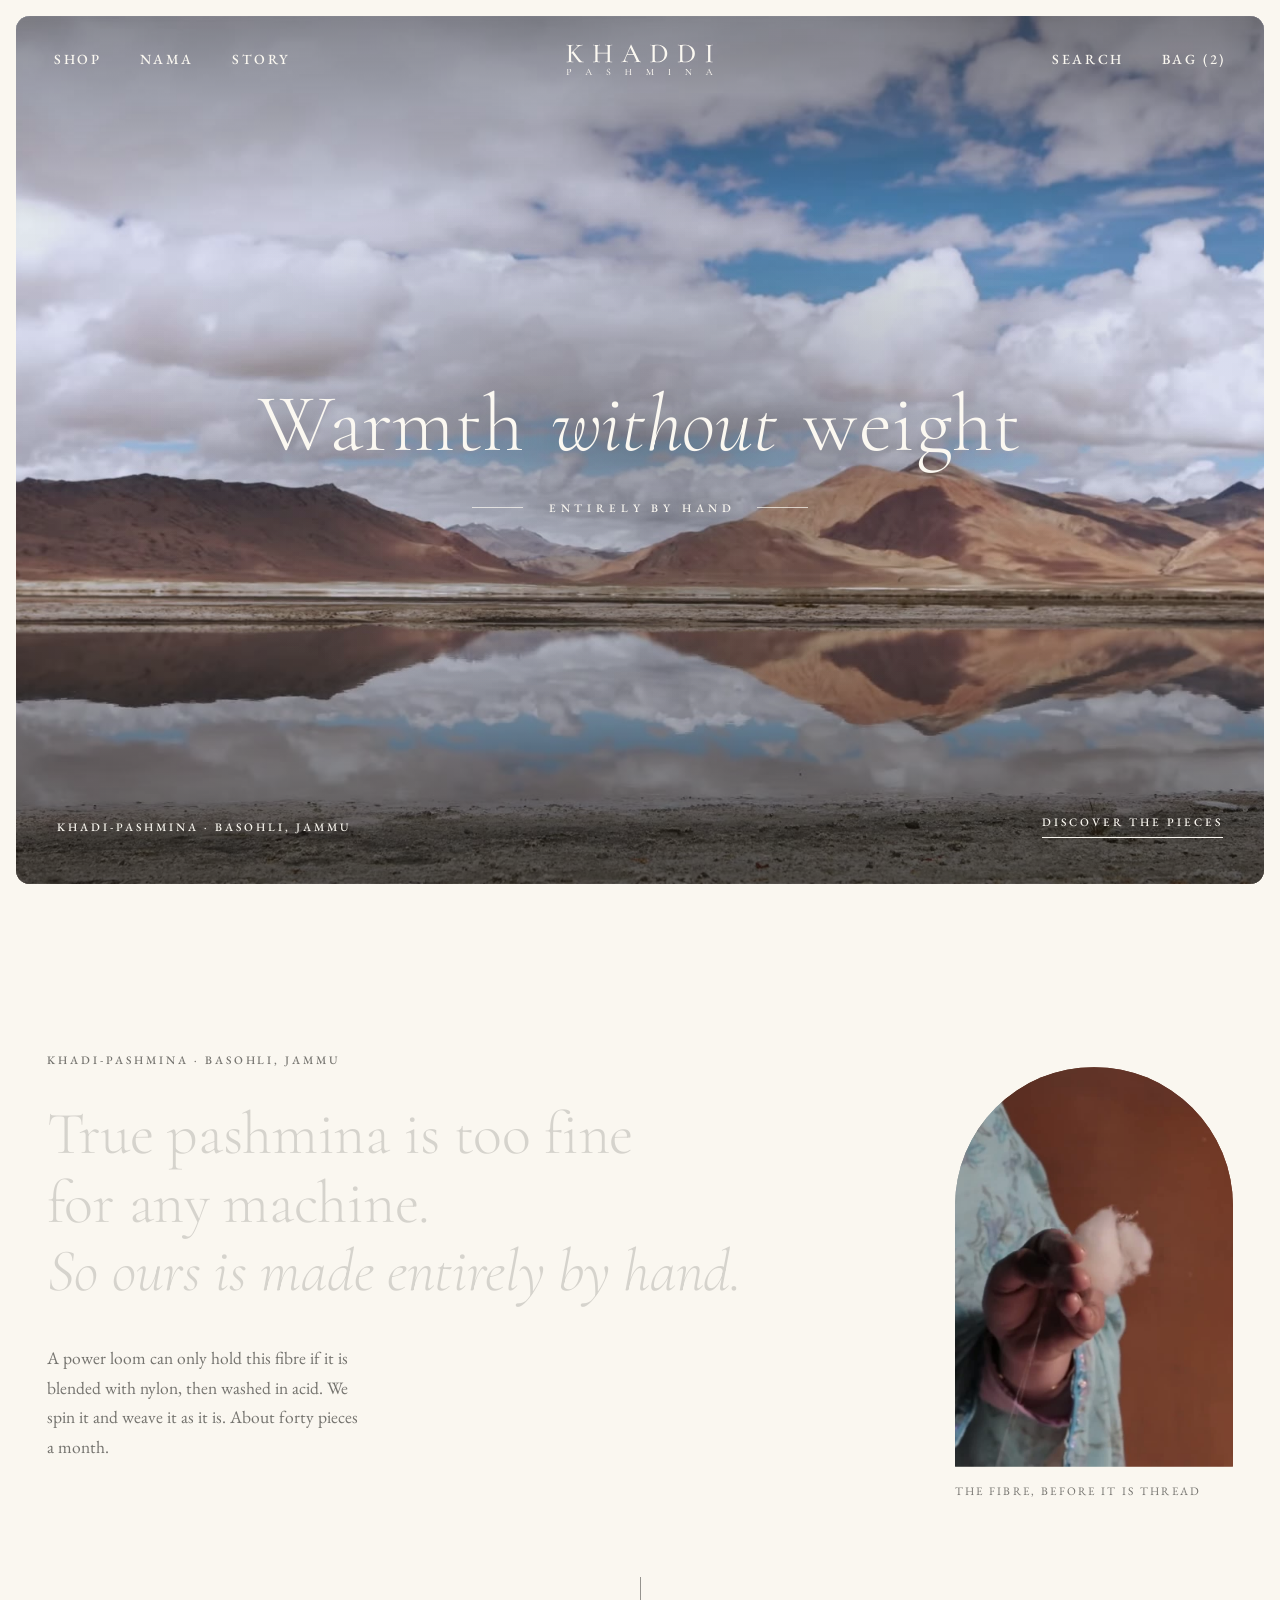
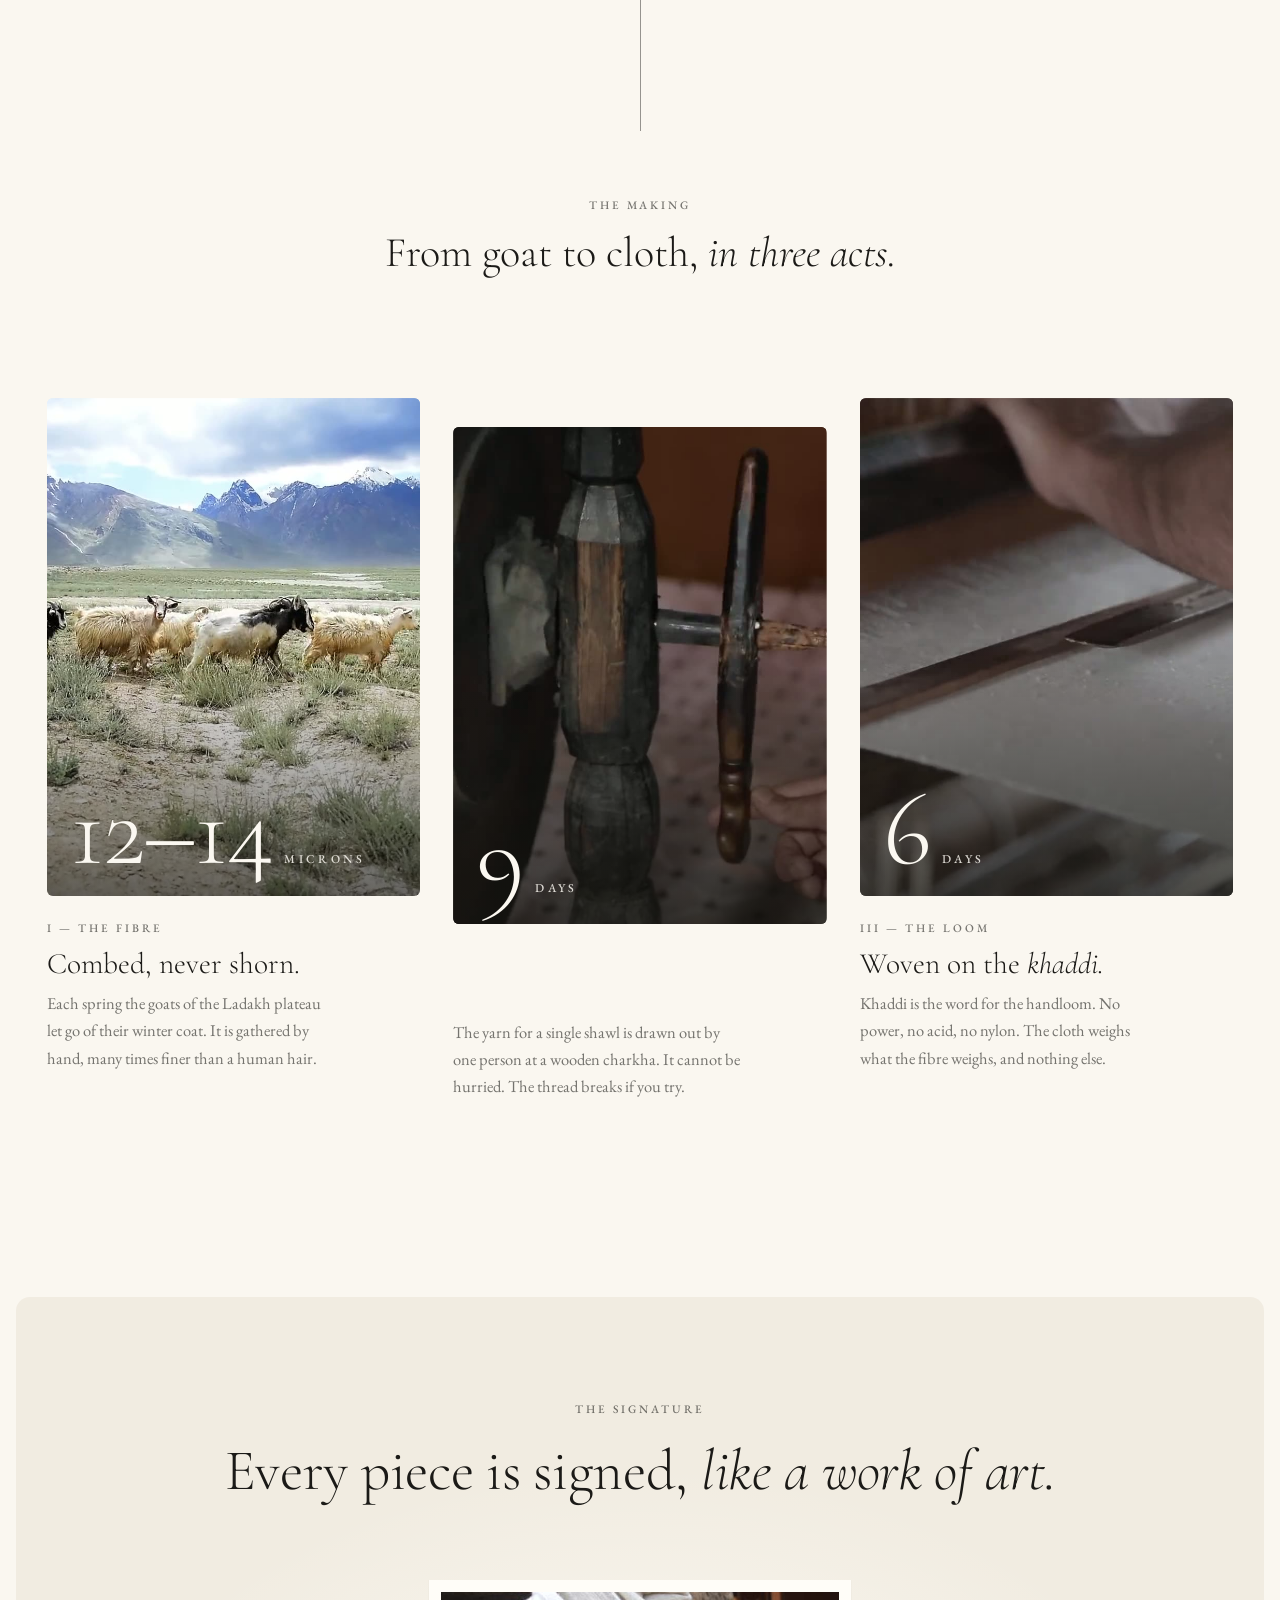
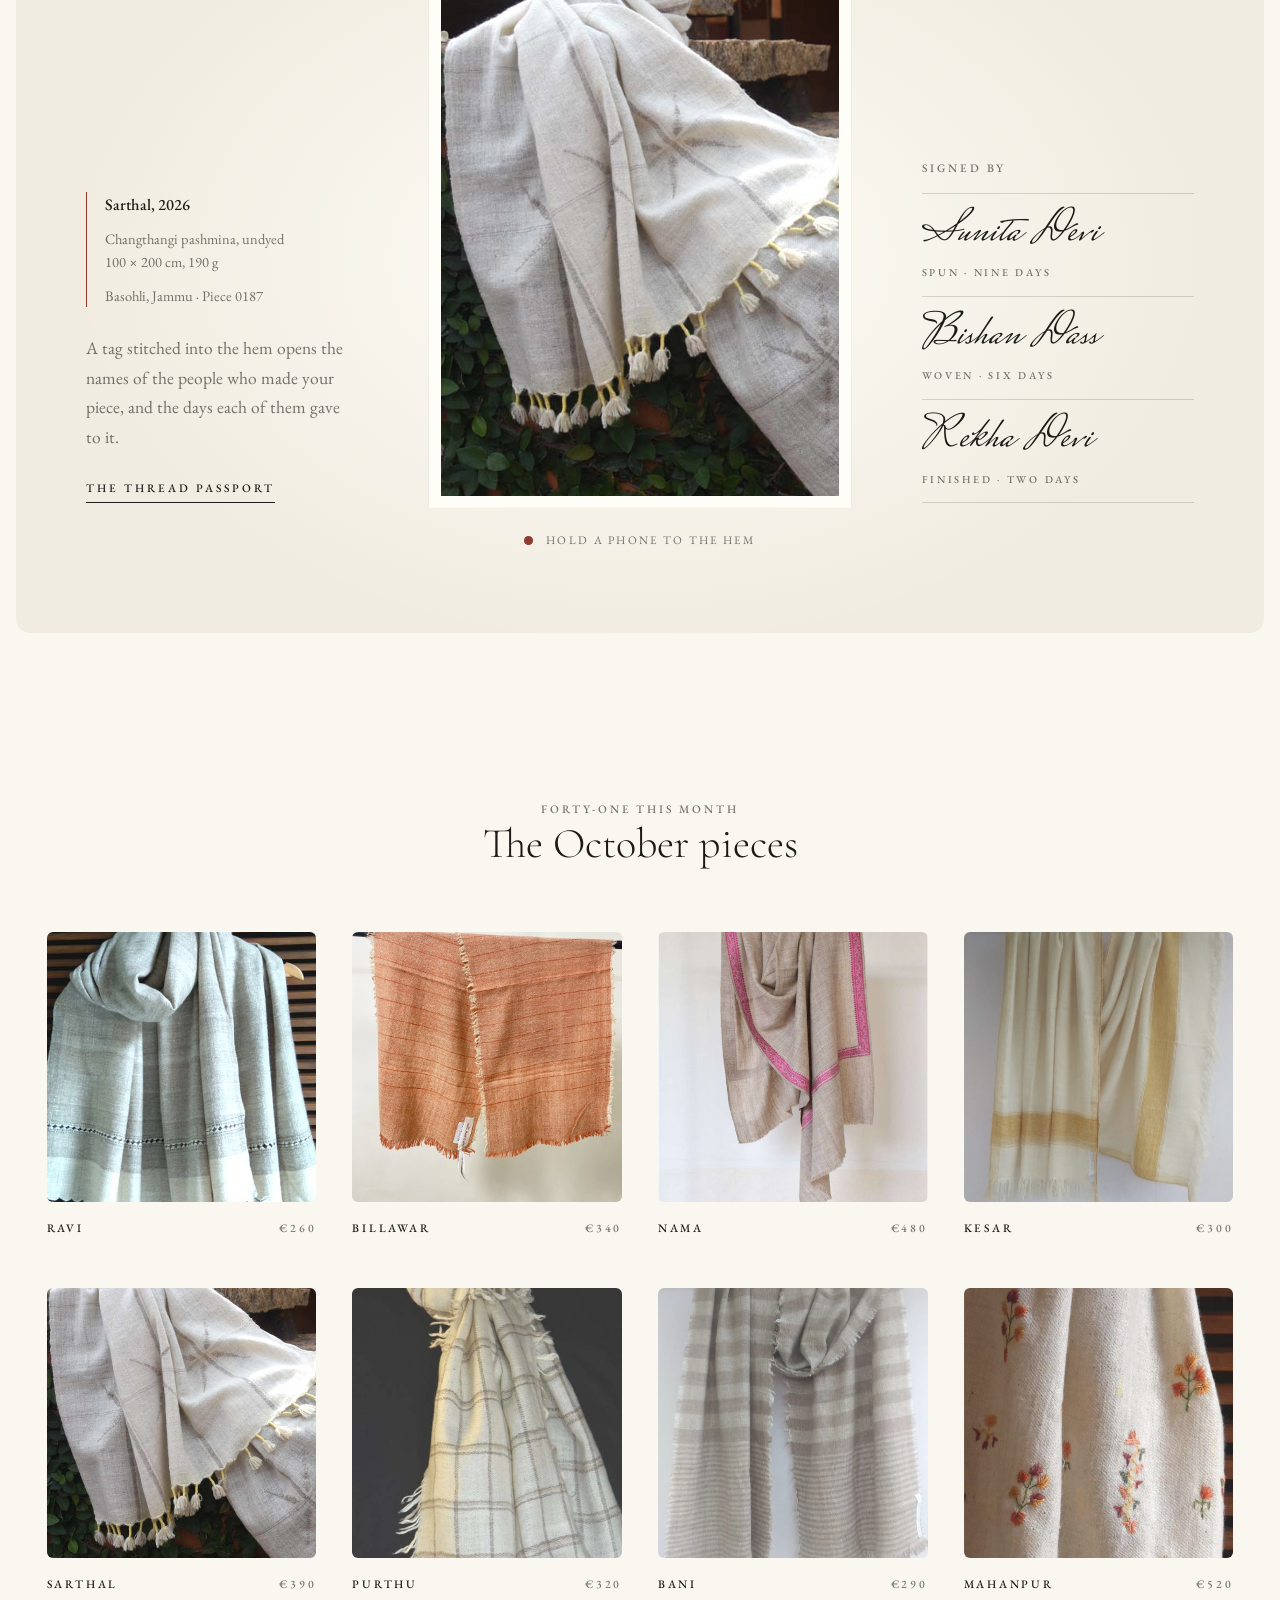
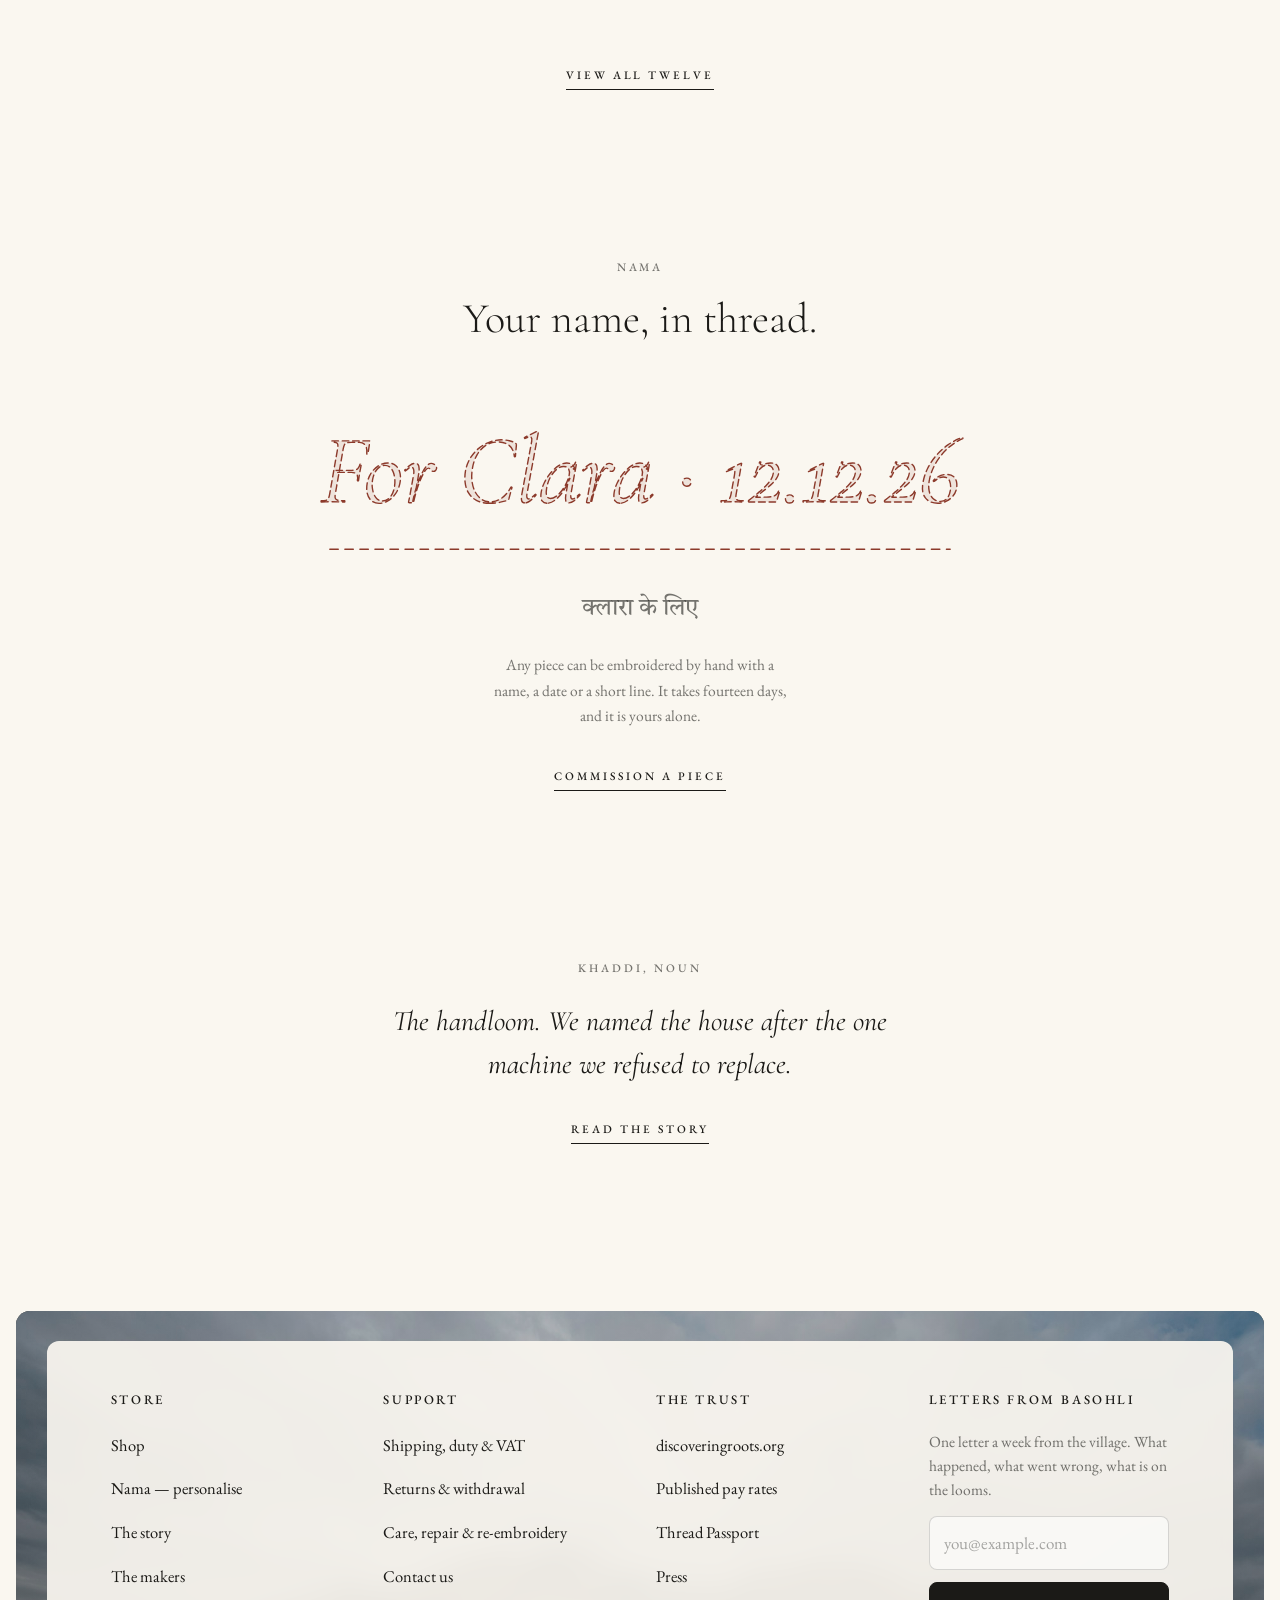
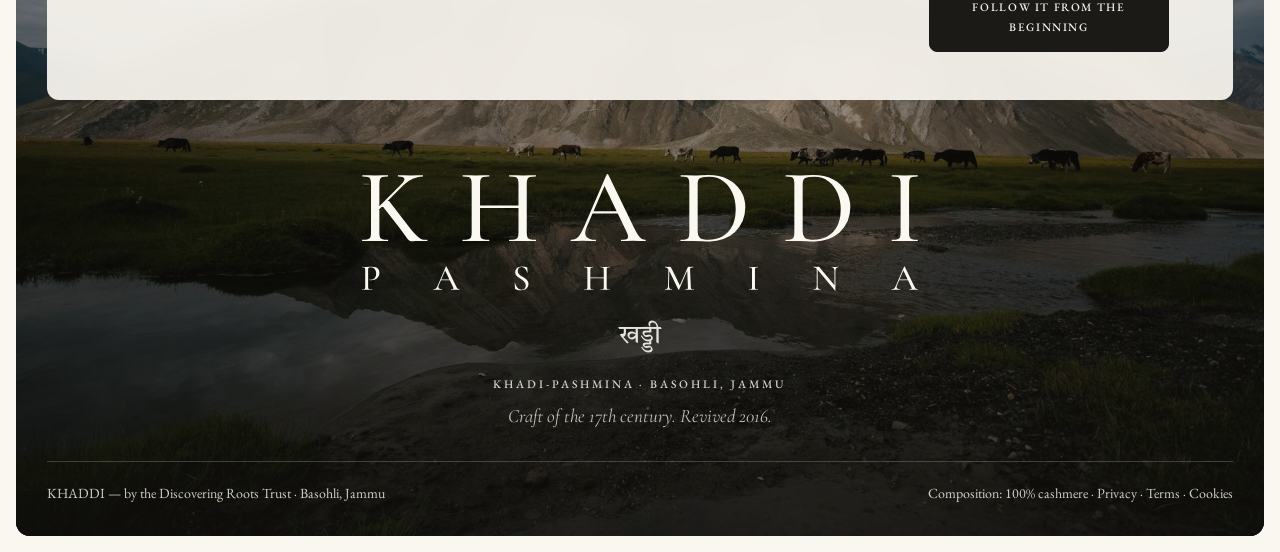
<file: index.html>
<!DOCTYPE html>
<html lang="en">
<head>
<meta charset="utf-8">
<meta name="viewport" content="width=device-width, initial-scale=1">
<title>KHADDI PASHMINA — Basohli, Jammu</title>
<meta name="description" content="Pashmina spun and woven entirely by hand in Basohli, Jammu. About forty pieces a month, each signed by the people who made it.">
<link rel="icon" href="assets/logo/khaddi-pashmina.svg" type="image/svg+xml">
<link rel="preconnect" href="https://fonts.googleapis.com">
<link rel="preconnect" href="https://fonts.gstatic.com" crossorigin>
<link href="https://fonts.googleapis.com/css2?family=Cormorant+Garamond:ital,wght@0,300;0,400;0,500;1,300;1,400&family=EB+Garamond:ital,wght@0,400;0,500;1,400&family=Tiro+Devanagari+Hindi&family=Mrs+Saint+Delafield&display=swap" rel="stylesheet">
<link rel="stylesheet" href="assets/css/khaddi.css">
<script>document.documentElement.classList.add('js')</script>
</head>
<body class="home">

<header class="site-header">
  <nav class="nav" aria-label="Primary"><a href="shop.html">Shop</a><a href="nama.html">Nama</a><a href="story.html">Story</a></nav>
  <details class="m-menu"><summary class="label" aria-label="Menu">Menu</summary><div class="sheet"><a href="shop.html">Shop</a><a href="nama.html">Nama</a><a href="story.html">Story</a><a href="makers.html">The makers</a><a href="passport.html">Thread Passport</a><a href="contact.html">Contact</a></div></details>
  <a class="logo" href="index.html" aria-label="KHADDI PASHMINA — home"><svg viewBox="0 0 531.1 113.8" role="img" aria-label="KHADDI PASHMINA"><path d="M10.43 57.45V11.15Q10.43 8.25 9.85 6.8Q9.27 5.35 7.53 4.8Q5.78 4.25 2.35 4.25Q2.1 4.25 2.1 3.65Q2.1 3.05 2.35 3.05Q4.84 3.05 7.9 3.2Q10.96 3.35 14.34 3.35Q17.98 3.35 21.01 3.2Q24.05 3.05 26.44 3.05Q26.68 3.05 26.68 3.65Q26.68 4.25 26.44 4.25Q23 4.25 21.28 4.85Q19.56 5.45 18.95 6.95Q18.35 8.45 18.35 11.35V57.45Q18.35 60.35 18.9 61.85Q19.46 63.35 21.2 63.85Q22.95 64.35 26.44 64.35Q26.73 64.35 26.73 64.95Q26.73 65.55 26.44 65.55Q23.95 65.55 20.96 65.45Q17.98 65.35 14.34 65.35Q10.96 65.35 7.83 65.45Q4.69 65.55 2.2 65.55Q2 65.55 2 64.95Q2 64.35 2.2 64.35Q5.68 64.35 7.45 63.85Q9.22 63.35 9.83 61.85Q10.43 60.35 10.43 57.45ZM35.9 51.05 20.72 31.51 26.63 26.39 41.43 45.62Q45.77 51.34 48.77 54.94Q51.78 58.55 53.82 60.52Q55.86 62.48 57.43 63.3Q58.99 64.12 60.45 64.24Q61.91 64.35 63.68 64.35Q63.98 64.35 63.98 64.95Q63.98 65.55 63.68 65.55Q59.22 65.55 56.52 65.55Q53.82 65.55 52.48 65.55Q51.42 65.55 50.67 65.63Q49.93 65.7 49.3 65.7Q47.94 65.7 47.05 65.2Q46.16 64.7 44.98 63.2Q43.79 61.7 41.7 58.8Q39.61 55.9 35.9 51.05ZM13.16 37.77 38.91 11.81Q42.66 8.06 41.99 6.16Q41.31 4.25 36.15 4.25Q35.9 4.25 35.9 3.65Q35.9 3.05 36.15 3.05Q38.68 3.05 41.29 3.2Q43.9 3.35 48.17 3.35Q52.36 3.35 54.8 3.2Q57.25 3.05 59.52 3.05Q59.82 3.05 59.82 3.65Q59.82 4.25 59.52 4.25Q55.58 4.25 50.63 6.22Q45.68 8.18 41.34 12.41L15.7 37.85ZM150.29 11.35Q150.29 8.45 149.71 6.95Q149.13 5.45 147.29 4.85Q145.45 4.25 141.66 4.25Q141.36 4.25 141.36 3.65Q141.36 3.05 141.66 3.05Q144.1 3.05 147.23 3.2Q150.36 3.35 154.3 3.35Q157.68 3.35 160.93 3.2Q164.18 3.05 166.61 3.05Q166.91 3.05 166.91 3.65Q166.91 4.25 166.61 4.25Q163.04 4.25 161.21 4.8Q159.37 5.35 158.76 6.8Q158.15 8.25 158.15 11.15V57.45Q158.15 60.35 158.76 61.85Q159.37 63.35 161.21 63.85Q163.04 64.35 166.61 64.35Q166.91 64.35 166.91 64.95Q166.91 65.55 166.61 65.55Q164.18 65.55 160.93 65.45Q157.68 65.35 154.3 65.35Q150.36 65.35 147.23 65.45Q144.1 65.55 141.66 65.55Q141.36 65.55 141.36 64.95Q141.36 64.35 141.66 64.35Q145.45 64.35 147.29 63.85Q149.13 63.35 149.71 61.85Q150.29 60.35 150.29 57.45ZM109.57 34.18V31.87H153.8V34.18ZM105.9 57.45V11.15Q105.9 8.25 105.29 6.8Q104.68 5.35 102.9 4.8Q101.11 4.25 97.55 4.25Q97.3 4.25 97.3 3.65Q97.3 3.05 97.55 3.05Q100.04 3.05 103.15 3.2Q106.26 3.35 109.63 3.35Q113.63 3.35 116.78 3.2Q119.94 3.05 122.45 3.05Q122.65 3.05 122.65 3.65Q122.65 4.25 122.45 4.25Q118.76 4.25 116.92 4.85Q115.08 5.45 114.45 6.95Q113.82 8.45 113.82 11.35V57.45Q113.82 60.35 114.42 61.85Q115.02 63.35 116.9 63.85Q118.78 64.35 122.45 64.35Q122.65 64.35 122.65 64.95Q122.65 65.55 122.45 65.55Q119.83 65.55 116.73 65.45Q113.63 65.35 109.63 65.35Q106.24 65.35 103.07 65.45Q99.89 65.55 97.4 65.55Q97.2 65.55 97.2 64.95Q97.2 64.35 97.4 64.35Q101.02 64.35 102.83 63.85Q104.65 63.35 105.28 61.85Q105.9 60.35 105.9 57.45ZM218.86 39.46 220.03 37.21H247.24L247.94 39.46ZM270.61 64.35Q271.05 64.35 271.05 64.95Q271.05 65.55 270.61 65.55Q267.72 65.55 264.63 65.35Q261.55 65.15 258.71 65.15Q255.48 65.15 253.11 65.35Q250.75 65.55 247.87 65.55Q247.47 65.55 247.47 64.95Q247.47 64.35 247.87 64.35Q252.79 64.35 253.88 62.79Q254.97 61.22 252.8 56.7L231.24 11.93L234.49 7.12L214.92 52.4Q212.33 58.45 214.66 61.4Q216.98 64.35 223.24 64.35Q223.74 64.35 223.74 64.95Q223.74 65.55 223.24 65.55Q220.24 65.55 217.74 65.35Q215.24 65.15 211.44 65.15Q207.76 65.15 205.52 65.35Q203.28 65.55 200.1 65.55Q199.7 65.55 199.7 64.95Q199.7 64.35 200.1 64.35Q202.8 64.35 204.78 63.29Q206.75 62.22 208.6 59.42Q210.44 56.61 212.66 51.45L233.92 2.32Q234.08 2.02 234.68 2Q235.29 1.98 235.39 2.32L259.4 51.85Q261.75 56.72 263.52 59.47Q265.3 62.22 266.99 63.29Q268.68 64.35 270.61 64.35ZM331.78 65.95Q328.8 65.95 324.38 65.65Q319.97 65.35 316.25 65.35Q312.86 65.35 309.73 65.45Q306.6 65.55 304.1 65.55Q303.9 65.55 303.9 64.95Q303.9 64.35 304.1 64.35Q307.58 64.35 309.36 63.85Q311.15 63.35 311.74 61.85Q312.33 60.35 312.33 57.45V11.15Q312.33 8.25 311.74 6.8Q311.15 5.35 309.43 4.8Q307.7 4.25 304.25 4.25Q304 4.25 304 3.65Q304 3.05 304.25 3.05Q306.74 3.05 309.8 3.2Q312.86 3.35 316.26 3.35Q319.67 3.35 323.61 3.1Q327.56 2.85 330.38 2.85Q340.94 2.85 348.81 6.85Q356.68 10.85 361.06 17.75Q365.44 24.65 365.44 33.25Q365.44 40.75 362.78 46.8Q360.12 52.85 355.45 57.1Q350.77 61.35 344.67 63.65Q338.57 65.95 331.78 65.95ZM330.78 64.2Q338.25 64.2 343.99 60.9Q349.73 57.59 353.03 51.15Q356.32 44.7 356.32 35.45Q356.32 26.79 353.26 19.81Q350.19 12.82 344.61 8.69Q339.03 4.56 331.32 4.56Q325.34 4.56 322.79 5.74Q320.25 6.92 320.25 11.35V56.35Q320.25 60.38 322.24 62.29Q324.24 64.2 330.78 64.2ZM431.38 65.95Q428.4 65.95 423.98 65.65Q419.57 65.35 415.85 65.35Q412.46 65.35 409.33 65.45Q406.2 65.55 403.7 65.55Q403.5 65.55 403.5 64.95Q403.5 64.35 403.7 64.35Q407.18 64.35 408.96 63.85Q410.75 63.35 411.34 61.85Q411.93 60.35 411.93 57.45V11.15Q411.93 8.25 411.34 6.8Q410.75 5.35 409.03 4.8Q407.3 4.25 403.85 4.25Q403.6 4.25 403.6 3.65Q403.6 3.05 403.85 3.05Q406.34 3.05 409.4 3.2Q412.46 3.35 415.86 3.35Q419.27 3.35 423.21 3.1Q427.16 2.85 429.98 2.85Q440.54 2.85 448.41 6.85Q456.28 10.85 460.66 17.75Q465.04 24.65 465.04 33.25Q465.04 40.75 462.38 46.8Q459.72 52.85 455.05 57.1Q450.37 61.35 444.27 63.65Q438.17 65.95 431.38 65.95ZM430.38 64.2Q437.85 64.2 443.59 60.9Q449.33 57.59 452.63 51.15Q455.92 44.7 455.92 35.45Q455.92 26.79 452.86 19.81Q449.79 12.82 444.21 8.69Q438.63 4.56 430.92 4.56Q424.94 4.56 422.39 5.74Q419.85 6.92 419.85 11.35V56.35Q419.85 60.38 421.84 62.29Q423.84 64.2 430.38 64.2ZM520.75 57.45Q520.75 60.35 521.3 61.85Q521.86 63.35 523.6 63.85Q525.35 64.35 528.84 64.35Q529.08 64.35 529.08 64.95Q529.08 65.55 528.84 65.55Q526.33 65.55 523.31 65.45Q520.29 65.35 516.64 65.35Q513.19 65.35 510.1 65.45Q507.01 65.55 504.5 65.55Q504.25 65.55 504.25 64.95Q504.25 64.35 504.52 64.35Q507.98 64.35 509.75 63.85Q511.52 63.35 512.13 61.85Q512.73 60.35 512.73 57.45V11.15Q512.73 8.25 512.14 6.8Q511.55 5.35 509.76 4.8Q507.98 4.25 504.5 4.25Q504.25 4.25 504.25 3.65Q504.25 3.05 504.5 3.05Q507.01 3.05 510.1 3.2Q513.19 3.35 516.64 3.35Q520.29 3.35 523.36 3.2Q526.44 3.05 528.84 3.05Q529.08 3.05 529.08 3.65Q529.08 4.25 528.84 4.25Q525.38 4.25 523.65 4.85Q521.93 5.45 521.34 6.95Q520.75 8.45 520.75 11.35ZM7.69 108.84Q7.69 109.89 7.95 110.43Q8.22 110.97 9.07 111.18Q9.92 111.39 11.6 111.39Q11.71 111.39 11.71 111.6Q11.71 111.81 11.6 111.81Q10.48 111.81 9.17 111.78Q7.86 111.74 6.32 111.74Q5.14 111.74 4.05 111.78Q2.96 111.81 2.09 111.81Q2 111.81 2 111.6Q2 111.39 2.09 111.39Q3.31 111.39 3.91 111.22Q4.51 111.04 4.71 110.52Q4.92 109.99 4.92 108.98V92.77Q4.92 91.76 4.71 91.25Q4.51 90.74 3.91 90.55Q3.31 90.36 2.09 90.36Q2 90.36 2 90.15Q2 89.94 2.09 89.94Q2.96 89.94 4.03 89.99Q5.1 90.04 6.28 90.04Q7.16 90.04 8.49 89.94Q9.82 89.83 11.12 89.83Q13.17 89.83 14.8 90.42Q16.43 91.01 17.4 92.27Q18.37 93.53 18.4 95.57Q18.43 97.4 17.75 98.73Q17.08 100.06 15.94 100.92Q14.8 101.79 13.43 102.22Q12.06 102.64 10.71 102.64Q10.3 102.64 9.86 102.61Q9.43 102.57 9.03 102.47Q8.9 102.43 8.95 102.21Q8.99 101.98 9.11 102.01Q9.41 102.08 9.75 102.12Q10.09 102.15 10.34 102.15Q11.64 102.15 12.77 101.52Q13.9 100.89 14.6 99.59Q15.3 98.28 15.3 96.32Q15.3 94.43 14.65 93.12Q14 91.81 12.85 91.12Q11.7 90.43 10.17 90.43Q9.2 90.43 8.66 90.58Q8.12 90.72 7.9 91.23Q7.69 91.74 7.69 92.84ZM76.2 102.68 76.61 101.89H86.13L86.38 102.68ZM94.31 111.39Q94.46 111.39 94.46 111.6Q94.46 111.81 94.31 111.81Q93.3 111.81 92.22 111.74Q91.14 111.67 90.15 111.67Q89.01 111.67 88.19 111.74Q87.36 111.81 86.35 111.81Q86.21 111.81 86.21 111.6Q86.21 111.39 86.35 111.39Q88.08 111.39 88.46 110.85Q88.84 110.3 88.08 108.72L80.53 93.05L81.67 91.36L74.82 107.21Q73.91 109.33 74.73 110.36Q75.54 111.39 77.73 111.39Q77.91 111.39 77.91 111.6Q77.91 111.81 77.73 111.81Q76.68 111.81 75.81 111.74Q74.93 111.67 73.6 111.67Q72.31 111.67 71.53 111.74Q70.75 111.81 69.63 111.81Q69.49 111.81 69.49 111.6Q69.49 111.39 69.63 111.39Q70.58 111.39 71.27 111.02Q71.96 110.65 72.61 109.67Q73.25 108.68 74.03 106.88L81.47 89.68Q81.52 89.58 81.74 89.57Q81.95 89.56 81.98 89.68L90.39 107.02Q91.21 108.72 91.83 109.68Q92.45 110.65 93.04 111.02Q93.63 111.39 94.31 111.39ZM149.61 93.86Q149.61 95.27 150.31 96.28Q151.01 97.3 152.13 98.09Q153.25 98.87 154.5 99.64Q155.81 100.42 157.01 101.29Q158.2 102.16 158.99 103.33Q159.78 104.5 159.78 106.18Q159.78 107.9 158.9 109.27Q158.02 110.64 156.39 111.44Q154.76 112.23 152.47 112.23Q151.57 112.23 150.65 112.08Q149.72 111.93 148.87 111.64Q148.02 111.36 147.33 110.95Q147.17 110.84 147.1 110.7Q147.02 110.56 147 110.28L146.67 105.28Q146.63 105.1 146.82 105.09Q147.02 105.07 147.05 105.21Q147.36 106.27 147.88 107.39Q148.39 108.52 149.14 109.45Q149.89 110.39 150.92 110.98Q151.95 111.57 153.3 111.57Q154.26 111.57 155.15 111.22Q156.04 110.88 156.61 110.04Q157.18 109.21 157.18 107.76Q157.18 106.08 156.43 104.93Q155.69 103.77 154.53 102.92Q153.38 102.07 152.1 101.3Q150.87 100.53 149.73 99.7Q148.6 98.88 147.89 97.77Q147.18 96.67 147.18 95.07Q147.18 93.19 148.17 91.97Q149.17 90.74 150.73 90.15Q152.3 89.55 153.95 89.55Q155.02 89.55 156.13 89.76Q157.25 89.97 158.18 90.36Q158.49 90.48 158.59 90.65Q158.7 90.81 158.7 91L158.87 95.36Q158.87 95.48 158.7 95.51Q158.52 95.53 158.47 95.41Q158.34 94.8 158 93.91Q157.66 93.02 157.06 92.17Q156.46 91.31 155.53 90.73Q154.6 90.15 153.27 90.15Q152.05 90.15 151.24 90.65Q150.42 91.16 150.02 91.99Q149.61 92.81 149.61 93.86ZM231.2 92.84Q231.2 91.83 230.99 91.3Q230.79 90.78 230.15 90.57Q229.5 90.36 228.18 90.36Q228.07 90.36 228.07 90.15Q228.07 89.94 228.18 89.94Q229.03 89.94 230.13 89.99Q231.22 90.04 232.6 90.04Q233.78 90.04 234.92 89.99Q236.06 89.94 236.91 89.94Q237.01 89.94 237.01 90.15Q237.01 90.36 236.91 90.36Q235.66 90.36 235.02 90.55Q234.37 90.74 234.16 91.25Q233.95 91.76 233.95 92.77V108.98Q233.95 109.99 234.16 110.52Q234.37 111.04 235.02 111.22Q235.66 111.39 236.91 111.39Q237.01 111.39 237.01 111.6Q237.01 111.81 236.91 111.81Q236.06 111.81 234.92 111.78Q233.78 111.74 232.6 111.74Q231.22 111.74 230.13 111.78Q229.03 111.81 228.18 111.81Q228.07 111.81 228.07 111.6Q228.07 111.39 228.18 111.39Q229.5 111.39 230.15 111.22Q230.79 111.04 230.99 110.52Q231.2 109.99 231.2 108.98ZM216.94 100.83V100.03H232.42V100.83ZM215.66 108.98V92.77Q215.66 91.76 215.45 91.25Q215.23 90.74 214.61 90.55Q213.98 90.36 212.73 90.36Q212.65 90.36 212.65 90.15Q212.65 89.94 212.73 89.94Q213.61 89.94 214.69 89.99Q215.78 90.04 216.96 90.04Q218.36 90.04 219.47 89.99Q220.57 89.94 221.45 89.94Q221.52 89.94 221.52 90.15Q221.52 90.36 221.45 90.36Q220.16 90.36 219.52 90.57Q218.87 90.78 218.65 91.3Q218.43 91.83 218.43 92.84V108.98Q218.43 109.99 218.64 110.52Q218.85 111.04 219.51 111.22Q220.17 111.39 221.45 111.39Q221.52 111.39 221.52 111.6Q221.52 111.81 221.45 111.81Q220.54 111.81 219.45 111.78Q218.36 111.74 216.96 111.74Q215.78 111.74 214.67 111.78Q213.56 111.81 212.68 111.81Q212.61 111.81 212.61 111.6Q212.61 111.39 212.68 111.39Q213.95 111.39 214.59 111.22Q215.22 111.04 215.44 110.52Q215.66 109.99 215.66 108.98ZM292.15 107.81 292.5 90.74 293.38 90.81 293.03 107.81Q293 109.63 293.69 110.51Q294.38 111.39 295.99 111.39Q296.07 111.39 296.07 111.6Q296.07 111.81 295.99 111.81Q295.22 111.81 294.4 111.78Q293.59 111.74 292.59 111.74Q291.63 111.74 290.8 111.78Q289.96 111.81 289.23 111.81Q289.14 111.81 289.14 111.6Q289.14 111.39 289.23 111.39Q290.68 111.39 291.4 110.51Q292.11 109.63 292.15 107.81ZM316.65 111.39Q316.74 111.39 316.74 111.6Q316.74 111.81 316.65 111.81Q315.78 111.81 314.69 111.78Q313.6 111.74 312.4 111.74Q311.22 111.74 310.22 111.78Q309.21 111.81 308.4 111.81Q308.31 111.81 308.31 111.6Q308.31 111.39 308.4 111.39Q310.1 111.39 310.59 110.94Q311.09 110.48 311 108.98L310.29 92.5L311.65 90.52L302.59 111.57Q302.56 111.71 302.32 111.71Q302.08 111.71 302.01 111.57L292.89 92.84Q291.68 90.36 289.48 90.36Q289.39 90.36 289.39 90.15Q289.39 89.94 289.48 89.94Q290.1 89.94 290.78 89.97Q291.47 90.01 291.94 90.01Q292.62 90.01 293.15 89.97Q293.69 89.94 293.98 89.94Q294.47 89.94 294.74 90.27Q295.02 90.6 295.59 91.76L303.53 107.9L302.24 110.13L310.66 90.81Q310.85 90.38 311.12 90.16Q311.38 89.94 311.71 89.94Q311.96 89.94 312.33 89.97Q312.7 90.01 313.18 90.01Q314.19 90.01 314.85 89.97Q315.51 89.94 316.21 89.94Q316.29 89.94 316.29 90.15Q316.29 90.36 316.21 90.36Q314.54 90.36 313.76 90.9Q312.97 91.44 313.03 92.88L313.77 108.98Q313.82 109.99 314.03 110.52Q314.24 111.04 314.85 111.22Q315.45 111.39 316.65 111.39ZM374.58 108.98Q374.58 109.99 374.78 110.52Q374.97 111.04 375.58 111.22Q376.19 111.39 377.41 111.39Q377.5 111.39 377.5 111.6Q377.5 111.81 377.41 111.81Q376.54 111.81 375.48 111.78Q374.42 111.74 373.14 111.74Q371.94 111.74 370.86 111.78Q369.77 111.81 368.9 111.81Q368.81 111.81 368.81 111.6Q368.81 111.39 368.9 111.39Q370.11 111.39 370.73 111.22Q371.35 111.04 371.57 110.52Q371.78 109.99 371.78 108.98V92.77Q371.78 91.76 371.57 91.25Q371.36 90.74 370.74 90.55Q370.11 90.36 368.9 90.36Q368.81 90.36 368.81 90.15Q368.81 89.94 368.9 89.94Q369.77 89.94 370.86 89.99Q371.94 90.04 373.14 90.04Q374.42 90.04 375.5 89.99Q376.57 89.94 377.41 89.94Q377.5 89.94 377.5 90.15Q377.5 90.36 377.41 90.36Q376.2 90.36 375.6 90.57Q375 90.78 374.79 91.3Q374.58 91.83 374.58 92.84ZM433.15 107.81V90.74L434.05 90.81V107.81Q434.05 109.63 434.72 110.51Q435.39 111.39 436.82 111.39Q436.91 111.39 436.91 111.6Q436.91 111.81 436.82 111.81Q436.1 111.81 435.34 111.78Q434.57 111.74 433.65 111.74Q432.72 111.74 431.85 111.78Q430.97 111.81 430.21 111.81Q430.12 111.81 430.12 111.6Q430.12 111.39 430.21 111.39Q431.75 111.39 432.45 110.51Q433.15 109.63 433.15 107.81ZM450.87 112.26Q450.87 112.35 450.7 112.37Q450.53 112.38 450.46 112.35L434 92.81Q432.77 91.37 431.87 90.87Q430.97 90.36 430.11 90.36Q430.02 90.36 430.02 90.15Q430.02 89.94 430.11 89.94Q430.75 89.94 431.43 89.97Q432.11 90.01 432.66 90.01Q433.5 90.01 434.19 89.97Q434.89 89.94 435.26 89.94Q435.71 89.94 435.91 90.34Q436.11 90.74 436.93 91.76L450.59 108.2ZM450.87 93.98V112.26L449.99 111.19V93.98Q449.99 92.16 449.33 91.26Q448.68 90.36 447.25 90.36Q447.18 90.36 447.18 90.15Q447.18 89.94 447.25 89.94Q447.99 89.94 448.75 89.99Q449.51 90.04 450.44 90.04Q451.3 90.04 452.16 89.99Q453.01 89.94 453.72 89.94Q453.81 89.94 453.81 90.15Q453.81 90.36 453.72 90.36Q452.26 90.36 451.56 91.26Q450.87 92.16 450.87 93.98ZM510.82 102.68 511.22 101.89H520.75L520.99 102.68ZM528.92 111.39Q529.08 111.39 529.08 111.6Q529.08 111.81 528.92 111.81Q527.91 111.81 526.83 111.74Q525.75 111.67 524.76 111.67Q523.63 111.67 522.8 111.74Q521.98 111.81 520.97 111.81Q520.83 111.81 520.83 111.6Q520.83 111.39 520.97 111.39Q522.69 111.39 523.07 110.85Q523.45 110.3 522.69 108.72L515.15 93.05L516.28 91.36L509.43 107.21Q508.53 109.33 509.34 110.36Q510.16 111.39 512.35 111.39Q512.52 111.39 512.52 111.6Q512.52 111.81 512.35 111.81Q511.3 111.81 510.42 111.74Q509.55 111.67 508.22 111.67Q506.93 111.67 506.14 111.74Q505.36 111.81 504.25 111.81Q504.11 111.81 504.11 111.6Q504.11 111.39 504.25 111.39Q505.19 111.39 505.88 111.02Q506.58 110.65 507.22 109.67Q507.86 108.68 508.64 106.88L516.08 89.68Q516.14 89.58 516.35 89.57Q516.56 89.56 516.6 89.68L525 107.02Q525.82 108.72 526.45 109.68Q527.07 110.65 527.66 111.02Q528.25 111.39 528.92 111.39Z"/></svg></a>
  <nav class="nav right" aria-label="Secondary"><a href="#">Search</a><a href="bag.html">Bag (2)</a></nav>
  <a class="bag" href="bag.html">Bag (2)</a>
</header>
<main>

  <section class="hero full bleed">
    <img src="assets/img/hero-poster.jpg" alt="A lake on the high plateau of Ladakh">
    <video autoplay muted loop playsinline preload="metadata" poster="assets/img/hero-poster.jpg" aria-hidden="true"><source src="assets/video/hero.mp4" type="video/mp4"></video>
    <div class="hero-center">
      <h1 class="hero-title" aria-label="Warmth without weight"><span style="--i:0">Warmth</span> <em style="--i:1">without</em> <span style="--i:2">weight</span></h1>
      <p class="hero-by"><span>Entirely by hand</span></p>
    </div>
    <div class="caption">
      <p class="label">Khadi-Pashmina · Basohli, Jammu</p>
      <a class="more" href="shop.html">Discover the pieces</a>
    </div>
  </section>

  <section class="manifesto room">
    <div class="mani-words">
      <p class="label soft reveal">Khadi-Pashmina · Basohli, Jammu</p>
      <h2 class="display">
        <span class="line ink reveal" style="--d:.1s">True pashmina is too fine</span>
        <span class="line ink reveal" style="--d:.25s">for any machine.</span>
        <span class="line ink reveal" style="--d:.5s"><em>So ours is made entirely by hand.</em></span>
      </h2>
      <p class="mani-note reveal" style="--d:.7s">A power loom can only hold this fibre if it is blended with nylon, then washed in acid. We spin it and weave it as it is. About forty pieces a month.</p>
    </div>
    <figure class="arch unveil"><div class="plate"><img src="assets/img/clip-tuft.jpg" alt="Raw pashmina fibre drawn out by hand" loading="lazy"><video autoplay muted loop playsinline preload="metadata" poster="assets/img/clip-tuft.jpg" aria-hidden="true"><source src="assets/video/tuft.mp4" type="video/mp4"></video></div><figcaption>The fibre, before it is thread</figcaption></figure>
  </section>

  <div class="thread" aria-hidden="true"></div>

  <section class="acts">
    <div class="acts-head"><p class="label soft reveal">The making</p><h2 class="title reveal" style="--d:.1s">From goat to cloth, <em>in three acts.</em></h2></div>
    <div class="tri">
      
      <article class="act">
        <figure class="unveil"><div class="plate"><img src="assets/img/clip-goats.jpg" alt="Pashmina goats on the high plateau" loading="lazy"><video autoplay muted loop playsinline preload="metadata" poster="assets/img/clip-goats.jpg" aria-hidden="true"><source src="assets/video/goats.mp4" type="video/mp4"></video><p class="numeral">12–14<small>microns</small></p></div></figure>
        <p class="label soft reveal">I — The fibre</p>
        <h3 class="title reveal" style="--d:.1s">Combed, never shorn.</h3>
        <p class="reveal" style="--d:.2s">Each spring the goats of the Ladakh plateau let go of their winter coat. It is gathered by hand, many times finer than a human hair.</p>
      </article>
      
      <article class="act">
        <figure class="unveil"><div class="plate"><img src="assets/img/clip-wheel.jpg" alt="A hand turning a wooden spinning wheel" loading="lazy"><video autoplay muted loop playsinline preload="metadata" poster="assets/img/clip-wheel.jpg" aria-hidden="true"><source src="assets/video/wheel.mp4" type="video/mp4"></video><p class="numeral">9<small>days</small></p></div></figure>
        <p class="label soft reveal">II — The hand</p>
        <h3 class="title reveal" style="--d:.1s">One spinner, one wheel.</h3>
        <p class="reveal" style="--d:.2s">The yarn for a single shawl is drawn out by one person at a wooden charkha. It cannot be hurried. The thread breaks if you try.</p>
      </article>
      
      <article class="act">
        <figure class="unveil"><div class="plate"><img src="assets/img/clip-loom.jpg" alt="A hand at the reed of a handloom" loading="lazy"><video autoplay muted loop playsinline preload="metadata" poster="assets/img/clip-loom.jpg" aria-hidden="true"><source src="assets/video/loom.mp4" type="video/mp4"></video><p class="numeral">6<small>days</small></p></div></figure>
        <p class="label soft reveal">III — The loom</p>
        <h3 class="title reveal" style="--d:.1s">Woven on the <em>khaddi.</em></h3>
        <p class="reveal" style="--d:.2s">Khaddi is the word for the handloom. No power, no acid, no nylon. The cloth weighs what the fibre weighs, and nothing else.</p>
      </article>
    </div>
  </section>

  <section class="signature bleed">
    <svg class="s-thread" viewBox="0 0 1400 1050" preserveAspectRatio="xMidYMid slice" aria-hidden="true">
      <path class="yarn" pathLength="1" d="M1420 330 C1300 355 1250 305 1190 350 C1120 405 1160 470 1215 440 C1265 410 1235 345 1165 358 C1040 380 880 500 660 485 C500 472 380 395 240 440 C150 468 70 455 -20 440"/>
    </svg>
    <div class="s-head">
      <p class="label soft reveal">The signature</p>
      <h2 class="display reveal" style="--d:.1s">Every piece is signed, <em>like a work of art.</em></h2>
    </div>
    <div class="s-stage">
      <div class="s-left">
        <dl class="wall-label reveal" style="--d:.2s">
          <dt>Sarthal, 2026</dt>
          <dd>Changthangi pashmina, undyed<br>100 × 200 cm, 190 g</dd>
          <dd>Basohli, Jammu · Piece 0187</dd>
        </dl>
        <p class="reveal" style="--d:.3s">A tag stitched into the hem opens the names of the people who made your piece, and the days each of them gave to it.</p>
        <a class="more reveal" style="--d:.4s" href="passport.html">The Thread Passport</a>
      </div>
      <figure class="framed unveil">
        <div class="plate"><img src="assets/img/products/sarthal-1.jpg" alt="Sarthal, an undyed pashmina shawl" loading="lazy"></div>
        <figcaption><i class="tag"></i>Hold a phone to the hem</figcaption>
      </figure>
      <div class="s-right">
        <p class="label soft reveal">Signed by</p>
        <ul class="sigs">
          <li class="reveal" style="--d:0.2s"><span class="hand">Sunita Devi</span><span class="label">Spun · nine days</span></li>
          <li class="reveal" style="--d:0.7s"><span class="hand">Bishan Dass</span><span class="label">Woven · six days</span></li>
          <li class="reveal" style="--d:1.2s"><span class="hand">Rekha Devi</span><span class="label">Finished · two days</span></li>
        </ul>
      </div>
    </div>
  </section>

  <div class="head"><p class="label soft reveal">Forty-one this month</p><h2 class="title reveal" style="--d:.1s">The October pieces</h2></div>
  <section style="padding-bottom:0">
    <div class="tiles">
      <a class="tile reveal" style="--d:0s" href="product.html">
        <div class="plate sq"><img src="assets/img/products/ravi-1.jpg" alt="Ravi, stole" loading="lazy"></div>
        <div class="cap"><span>Ravi</span><span>€260</span></div>
      </a>
      <a class="tile reveal" style="--d:0.12s" href="product.html">
        <div class="plate sq"><img src="assets/img/products/billawar-2.jpg" alt="Billawar, stole, madder root" loading="lazy"></div>
        <div class="cap"><span>Billawar</span><span>€340</span></div>
      </a>
      <a class="tile reveal" style="--d:0.24s" href="product.html">
        <div class="plate sq"><img src="assets/img/products/nama-1.jpg" alt="Nama, shawl, embroidered" loading="lazy"></div>
        <div class="cap"><span>Nama</span><span>€480</span></div>
      </a>
      <a class="tile reveal" style="--d:0.36s" href="product.html">
        <div class="plate sq"><img src="assets/img/products/kesar-1.jpg" alt="Kesar, shawl" loading="lazy"></div>
        <div class="cap"><span>Kesar</span><span>€300</span></div>
      </a>
      <a class="tile reveal" style="--d:0s" href="product.html">
        <div class="plate sq"><img src="assets/img/products/sarthal-1.jpg" alt="Sarthal, shawl" loading="lazy"></div>
        <div class="cap"><span>Sarthal</span><span>€390</span></div>
      </a>
      <a class="tile reveal" style="--d:0.12s" href="product.html">
        <div class="plate sq"><img src="assets/img/products/purthu-1.jpg" alt="Purthu, shawl" loading="lazy"></div>
        <div class="cap"><span>Purthu</span><span>€320</span></div>
      </a>
      <a class="tile reveal" style="--d:0.24s" href="product.html">
        <div class="plate sq"><img src="assets/img/products/bani-1.jpg" alt="Bani, stole" loading="lazy"></div>
        <div class="cap"><span>Bani</span><span>€290</span></div>
      </a>
      <a class="tile reveal" style="--d:0.36s" href="product.html">
        <div class="plate sq"><img src="assets/img/products/mahanpur-1.jpg" alt="Mahanpur, shawl, embroidered" loading="lazy"></div>
        <div class="cap"><span>Mahanpur</span><span>€520</span></div>
      </a>
    </div>
    <p class="center" style="padding-top:clamp(44px,5vw,72px)"><a class="more" href="shop.html">View all twelve</a></p>
  </section>

  <section class="nama-art room">
    <p class="label soft reveal">Nama</p>
    <h2 class="title reveal" style="--d:.1s">Your name, in thread.</h2>
    <div class="stitched"><svg viewBox="0 0 1000 210" role="img" aria-label="For Clara, 12.12.26, stitched in thread">
      <text x="500" y="128" text-anchor="middle">For Clara · 12.12.26</text>
      <line x1="170" y1="178" x2="830" y2="178"/>
    </svg></div>
    <p class="deva reveal" style="--d:1.6s">क्लारा के लिए</p>
    <p class="small reveal" style="--d:1.8s">Any piece can be embroidered by hand with a name, a date or a short line. It takes fourteen days, and it is yours alone.</p>
    <a class="more reveal" style="--d:2s" href="nama.html">Commission a piece</a>
  </section>

  <section class="passage" style="padding-bottom:0">
    <p class="label soft reveal">Khaddi, noun</p>
    <p class="reveal" style="margin-top:22px;--d:.15s">The handloom. We named the house after the one machine we refused to replace.</p>
    <a class="more reveal" style="--d:.3s" href="story.html">Read the story</a>
  </section>

</main>

<footer class="site-footer">
  <img src="assets/img/footer-valley.jpg" alt="" loading="lazy">
  <div class="foot">
    <div><h4>Store</h4><ul><li><a href="shop.html">Shop</a></li><li><a href="nama.html">Nama — personalise</a></li><li><a href="story.html">The story</a></li><li><a href="makers.html">The makers</a></li></ul></div>
    <div><h4>Support</h4><ul><li><a href="#">Shipping, duty &amp; VAT</a></li><li><a href="#">Returns &amp; withdrawal</a></li><li><a href="#">Care, repair &amp; re-embroidery</a></li><li><a href="contact.html">Contact us</a></li></ul></div>
    <div><h4>The trust</h4><ul><li><a href="#">discoveringroots.org</a></li><li><a href="makers.html">Published pay rates</a></li><li><a href="passport.html">Thread Passport</a></li><li><a href="#">Press</a></li></ul></div>
    <div><h4>Letters from Basohli</h4><p>One letter a week from the village. What happened, what went wrong, what is on the looms.</p><form class="form"><input class="field" type="email" placeholder="you@example.com" aria-label="Email"><button class="btn solid" type="button">Follow it from the beginning</button></form></div>
  </div>
  <div class="foot-mark">
    <a class="logo" href="index.html" aria-label="KHADDI PASHMINA"><svg viewBox="0 0 531.1 113.8" role="img" aria-label="KHADDI PASHMINA"><path d="M10.43 57.45V11.15Q10.43 8.25 9.85 6.8Q9.27 5.35 7.53 4.8Q5.78 4.25 2.35 4.25Q2.1 4.25 2.1 3.65Q2.1 3.05 2.35 3.05Q4.84 3.05 7.9 3.2Q10.96 3.35 14.34 3.35Q17.98 3.35 21.01 3.2Q24.05 3.05 26.44 3.05Q26.68 3.05 26.68 3.65Q26.68 4.25 26.44 4.25Q23 4.25 21.28 4.85Q19.56 5.45 18.95 6.95Q18.35 8.45 18.35 11.35V57.45Q18.35 60.35 18.9 61.85Q19.46 63.35 21.2 63.85Q22.95 64.35 26.44 64.35Q26.73 64.35 26.73 64.95Q26.73 65.55 26.44 65.55Q23.95 65.55 20.96 65.45Q17.98 65.35 14.34 65.35Q10.96 65.35 7.83 65.45Q4.69 65.55 2.2 65.55Q2 65.55 2 64.95Q2 64.35 2.2 64.35Q5.68 64.35 7.45 63.85Q9.22 63.35 9.83 61.85Q10.43 60.35 10.43 57.45ZM35.9 51.05 20.72 31.51 26.63 26.39 41.43 45.62Q45.77 51.34 48.77 54.94Q51.78 58.55 53.82 60.52Q55.86 62.48 57.43 63.3Q58.99 64.12 60.45 64.24Q61.91 64.35 63.68 64.35Q63.98 64.35 63.98 64.95Q63.98 65.55 63.68 65.55Q59.22 65.55 56.52 65.55Q53.82 65.55 52.48 65.55Q51.42 65.55 50.67 65.63Q49.93 65.7 49.3 65.7Q47.94 65.7 47.05 65.2Q46.16 64.7 44.98 63.2Q43.79 61.7 41.7 58.8Q39.61 55.9 35.9 51.05ZM13.16 37.77 38.91 11.81Q42.66 8.06 41.99 6.16Q41.31 4.25 36.15 4.25Q35.9 4.25 35.9 3.65Q35.9 3.05 36.15 3.05Q38.68 3.05 41.29 3.2Q43.9 3.35 48.17 3.35Q52.36 3.35 54.8 3.2Q57.25 3.05 59.52 3.05Q59.82 3.05 59.82 3.65Q59.82 4.25 59.52 4.25Q55.58 4.25 50.63 6.22Q45.68 8.18 41.34 12.41L15.7 37.85ZM150.29 11.35Q150.29 8.45 149.71 6.95Q149.13 5.45 147.29 4.85Q145.45 4.25 141.66 4.25Q141.36 4.25 141.36 3.65Q141.36 3.05 141.66 3.05Q144.1 3.05 147.23 3.2Q150.36 3.35 154.3 3.35Q157.68 3.35 160.93 3.2Q164.18 3.05 166.61 3.05Q166.91 3.05 166.91 3.65Q166.91 4.25 166.61 4.25Q163.04 4.25 161.21 4.8Q159.37 5.35 158.76 6.8Q158.15 8.25 158.15 11.15V57.45Q158.15 60.35 158.76 61.85Q159.37 63.35 161.21 63.85Q163.04 64.35 166.61 64.35Q166.91 64.35 166.91 64.95Q166.91 65.55 166.61 65.55Q164.18 65.55 160.93 65.45Q157.68 65.35 154.3 65.35Q150.36 65.35 147.23 65.45Q144.1 65.55 141.66 65.55Q141.36 65.55 141.36 64.95Q141.36 64.35 141.66 64.35Q145.45 64.35 147.29 63.85Q149.13 63.35 149.71 61.85Q150.29 60.35 150.29 57.45ZM109.57 34.18V31.87H153.8V34.18ZM105.9 57.45V11.15Q105.9 8.25 105.29 6.8Q104.68 5.35 102.9 4.8Q101.11 4.25 97.55 4.25Q97.3 4.25 97.3 3.65Q97.3 3.05 97.55 3.05Q100.04 3.05 103.15 3.2Q106.26 3.35 109.63 3.35Q113.63 3.35 116.78 3.2Q119.94 3.05 122.45 3.05Q122.65 3.05 122.65 3.65Q122.65 4.25 122.45 4.25Q118.76 4.25 116.92 4.85Q115.08 5.45 114.45 6.95Q113.82 8.45 113.82 11.35V57.45Q113.82 60.35 114.42 61.85Q115.02 63.35 116.9 63.85Q118.78 64.35 122.45 64.35Q122.65 64.35 122.65 64.95Q122.65 65.55 122.45 65.55Q119.83 65.55 116.73 65.45Q113.63 65.35 109.63 65.35Q106.24 65.35 103.07 65.45Q99.89 65.55 97.4 65.55Q97.2 65.55 97.2 64.95Q97.2 64.35 97.4 64.35Q101.02 64.35 102.83 63.85Q104.65 63.35 105.28 61.85Q105.9 60.35 105.9 57.45ZM218.86 39.46 220.03 37.21H247.24L247.94 39.46ZM270.61 64.35Q271.05 64.35 271.05 64.95Q271.05 65.55 270.61 65.55Q267.72 65.55 264.63 65.35Q261.55 65.15 258.71 65.15Q255.48 65.15 253.11 65.35Q250.75 65.55 247.87 65.55Q247.47 65.55 247.47 64.95Q247.47 64.35 247.87 64.35Q252.79 64.35 253.88 62.79Q254.97 61.22 252.8 56.7L231.24 11.93L234.49 7.12L214.92 52.4Q212.33 58.45 214.66 61.4Q216.98 64.35 223.24 64.35Q223.74 64.35 223.74 64.95Q223.74 65.55 223.24 65.55Q220.24 65.55 217.74 65.35Q215.24 65.15 211.44 65.15Q207.76 65.15 205.52 65.35Q203.28 65.55 200.1 65.55Q199.7 65.55 199.7 64.95Q199.7 64.35 200.1 64.35Q202.8 64.35 204.78 63.29Q206.75 62.22 208.6 59.42Q210.44 56.61 212.66 51.45L233.92 2.32Q234.08 2.02 234.68 2Q235.29 1.98 235.39 2.32L259.4 51.85Q261.75 56.72 263.52 59.47Q265.3 62.22 266.99 63.29Q268.68 64.35 270.61 64.35ZM331.78 65.95Q328.8 65.95 324.38 65.65Q319.97 65.35 316.25 65.35Q312.86 65.35 309.73 65.45Q306.6 65.55 304.1 65.55Q303.9 65.55 303.9 64.95Q303.9 64.35 304.1 64.35Q307.58 64.35 309.36 63.85Q311.15 63.35 311.74 61.85Q312.33 60.35 312.33 57.45V11.15Q312.33 8.25 311.74 6.8Q311.15 5.35 309.43 4.8Q307.7 4.25 304.25 4.25Q304 4.25 304 3.65Q304 3.05 304.25 3.05Q306.74 3.05 309.8 3.2Q312.86 3.35 316.26 3.35Q319.67 3.35 323.61 3.1Q327.56 2.85 330.38 2.85Q340.94 2.85 348.81 6.85Q356.68 10.85 361.06 17.75Q365.44 24.65 365.44 33.25Q365.44 40.75 362.78 46.8Q360.12 52.85 355.45 57.1Q350.77 61.35 344.67 63.65Q338.57 65.95 331.78 65.95ZM330.78 64.2Q338.25 64.2 343.99 60.9Q349.73 57.59 353.03 51.15Q356.32 44.7 356.32 35.45Q356.32 26.79 353.26 19.81Q350.19 12.82 344.61 8.69Q339.03 4.56 331.32 4.56Q325.34 4.56 322.79 5.74Q320.25 6.92 320.25 11.35V56.35Q320.25 60.38 322.24 62.29Q324.24 64.2 330.78 64.2ZM431.38 65.95Q428.4 65.95 423.98 65.65Q419.57 65.35 415.85 65.35Q412.46 65.35 409.33 65.45Q406.2 65.55 403.7 65.55Q403.5 65.55 403.5 64.95Q403.5 64.35 403.7 64.35Q407.18 64.35 408.96 63.85Q410.75 63.35 411.34 61.85Q411.93 60.35 411.93 57.45V11.15Q411.93 8.25 411.34 6.8Q410.75 5.35 409.03 4.8Q407.3 4.25 403.85 4.25Q403.6 4.25 403.6 3.65Q403.6 3.05 403.85 3.05Q406.34 3.05 409.4 3.2Q412.46 3.35 415.86 3.35Q419.27 3.35 423.21 3.1Q427.16 2.85 429.98 2.85Q440.54 2.85 448.41 6.85Q456.28 10.85 460.66 17.75Q465.04 24.65 465.04 33.25Q465.04 40.75 462.38 46.8Q459.72 52.85 455.05 57.1Q450.37 61.35 444.27 63.65Q438.17 65.95 431.38 65.95ZM430.38 64.2Q437.85 64.2 443.59 60.9Q449.33 57.59 452.63 51.15Q455.92 44.7 455.92 35.45Q455.92 26.79 452.86 19.81Q449.79 12.82 444.21 8.69Q438.63 4.56 430.92 4.56Q424.94 4.56 422.39 5.74Q419.85 6.92 419.85 11.35V56.35Q419.85 60.38 421.84 62.29Q423.84 64.2 430.38 64.2ZM520.75 57.45Q520.75 60.35 521.3 61.85Q521.86 63.35 523.6 63.85Q525.35 64.35 528.84 64.35Q529.08 64.35 529.08 64.95Q529.08 65.55 528.84 65.55Q526.33 65.55 523.31 65.45Q520.29 65.35 516.64 65.35Q513.19 65.35 510.1 65.45Q507.01 65.55 504.5 65.55Q504.25 65.55 504.25 64.95Q504.25 64.35 504.52 64.35Q507.98 64.35 509.75 63.85Q511.52 63.35 512.13 61.85Q512.73 60.35 512.73 57.45V11.15Q512.73 8.25 512.14 6.8Q511.55 5.35 509.76 4.8Q507.98 4.25 504.5 4.25Q504.25 4.25 504.25 3.65Q504.25 3.05 504.5 3.05Q507.01 3.05 510.1 3.2Q513.19 3.35 516.64 3.35Q520.29 3.35 523.36 3.2Q526.44 3.05 528.84 3.05Q529.08 3.05 529.08 3.65Q529.08 4.25 528.84 4.25Q525.38 4.25 523.65 4.85Q521.93 5.45 521.34 6.95Q520.75 8.45 520.75 11.35ZM7.69 108.84Q7.69 109.89 7.95 110.43Q8.22 110.97 9.07 111.18Q9.92 111.39 11.6 111.39Q11.71 111.39 11.71 111.6Q11.71 111.81 11.6 111.81Q10.48 111.81 9.17 111.78Q7.86 111.74 6.32 111.74Q5.14 111.74 4.05 111.78Q2.96 111.81 2.09 111.81Q2 111.81 2 111.6Q2 111.39 2.09 111.39Q3.31 111.39 3.91 111.22Q4.51 111.04 4.71 110.52Q4.92 109.99 4.92 108.98V92.77Q4.92 91.76 4.71 91.25Q4.51 90.74 3.91 90.55Q3.31 90.36 2.09 90.36Q2 90.36 2 90.15Q2 89.94 2.09 89.94Q2.96 89.94 4.03 89.99Q5.1 90.04 6.28 90.04Q7.16 90.04 8.49 89.94Q9.82 89.83 11.12 89.83Q13.17 89.83 14.8 90.42Q16.43 91.01 17.4 92.27Q18.37 93.53 18.4 95.57Q18.43 97.4 17.75 98.73Q17.08 100.06 15.94 100.92Q14.8 101.79 13.43 102.22Q12.06 102.64 10.71 102.64Q10.3 102.64 9.86 102.61Q9.43 102.57 9.03 102.47Q8.9 102.43 8.95 102.21Q8.99 101.98 9.11 102.01Q9.41 102.08 9.75 102.12Q10.09 102.15 10.34 102.15Q11.64 102.15 12.77 101.52Q13.9 100.89 14.6 99.59Q15.3 98.28 15.3 96.32Q15.3 94.43 14.65 93.12Q14 91.81 12.85 91.12Q11.7 90.43 10.17 90.43Q9.2 90.43 8.66 90.58Q8.12 90.72 7.9 91.23Q7.69 91.74 7.69 92.84ZM76.2 102.68 76.61 101.89H86.13L86.38 102.68ZM94.31 111.39Q94.46 111.39 94.46 111.6Q94.46 111.81 94.31 111.81Q93.3 111.81 92.22 111.74Q91.14 111.67 90.15 111.67Q89.01 111.67 88.19 111.74Q87.36 111.81 86.35 111.81Q86.21 111.81 86.21 111.6Q86.21 111.39 86.35 111.39Q88.08 111.39 88.46 110.85Q88.84 110.3 88.08 108.72L80.53 93.05L81.67 91.36L74.82 107.21Q73.91 109.33 74.73 110.36Q75.54 111.39 77.73 111.39Q77.91 111.39 77.91 111.6Q77.91 111.81 77.73 111.81Q76.68 111.81 75.81 111.74Q74.93 111.67 73.6 111.67Q72.31 111.67 71.53 111.74Q70.75 111.81 69.63 111.81Q69.49 111.81 69.49 111.6Q69.49 111.39 69.63 111.39Q70.58 111.39 71.27 111.02Q71.96 110.65 72.61 109.67Q73.25 108.68 74.03 106.88L81.47 89.68Q81.52 89.58 81.74 89.57Q81.95 89.56 81.98 89.68L90.39 107.02Q91.21 108.72 91.83 109.68Q92.45 110.65 93.04 111.02Q93.63 111.39 94.31 111.39ZM149.61 93.86Q149.61 95.27 150.31 96.28Q151.01 97.3 152.13 98.09Q153.25 98.87 154.5 99.64Q155.81 100.42 157.01 101.29Q158.2 102.16 158.99 103.33Q159.78 104.5 159.78 106.18Q159.78 107.9 158.9 109.27Q158.02 110.64 156.39 111.44Q154.76 112.23 152.47 112.23Q151.57 112.23 150.65 112.08Q149.72 111.93 148.87 111.64Q148.02 111.36 147.33 110.95Q147.17 110.84 147.1 110.7Q147.02 110.56 147 110.28L146.67 105.28Q146.63 105.1 146.82 105.09Q147.02 105.07 147.05 105.21Q147.36 106.27 147.88 107.39Q148.39 108.52 149.14 109.45Q149.89 110.39 150.92 110.98Q151.95 111.57 153.3 111.57Q154.26 111.57 155.15 111.22Q156.04 110.88 156.61 110.04Q157.18 109.21 157.18 107.76Q157.18 106.08 156.43 104.93Q155.69 103.77 154.53 102.92Q153.38 102.07 152.1 101.3Q150.87 100.53 149.73 99.7Q148.6 98.88 147.89 97.77Q147.18 96.67 147.18 95.07Q147.18 93.19 148.17 91.97Q149.17 90.74 150.73 90.15Q152.3 89.55 153.95 89.55Q155.02 89.55 156.13 89.76Q157.25 89.97 158.18 90.36Q158.49 90.48 158.59 90.65Q158.7 90.81 158.7 91L158.87 95.36Q158.87 95.48 158.7 95.51Q158.52 95.53 158.47 95.41Q158.34 94.8 158 93.91Q157.66 93.02 157.06 92.17Q156.46 91.31 155.53 90.73Q154.6 90.15 153.27 90.15Q152.05 90.15 151.24 90.65Q150.42 91.16 150.02 91.99Q149.61 92.81 149.61 93.86ZM231.2 92.84Q231.2 91.83 230.99 91.3Q230.79 90.78 230.15 90.57Q229.5 90.36 228.18 90.36Q228.07 90.36 228.07 90.15Q228.07 89.94 228.18 89.94Q229.03 89.94 230.13 89.99Q231.22 90.04 232.6 90.04Q233.78 90.04 234.92 89.99Q236.06 89.94 236.91 89.94Q237.01 89.94 237.01 90.15Q237.01 90.36 236.91 90.36Q235.66 90.36 235.02 90.55Q234.37 90.74 234.16 91.25Q233.95 91.76 233.95 92.77V108.98Q233.95 109.99 234.16 110.52Q234.37 111.04 235.02 111.22Q235.66 111.39 236.91 111.39Q237.01 111.39 237.01 111.6Q237.01 111.81 236.91 111.81Q236.06 111.81 234.92 111.78Q233.78 111.74 232.6 111.74Q231.22 111.74 230.13 111.78Q229.03 111.81 228.18 111.81Q228.07 111.81 228.07 111.6Q228.07 111.39 228.18 111.39Q229.5 111.39 230.15 111.22Q230.79 111.04 230.99 110.52Q231.2 109.99 231.2 108.98ZM216.94 100.83V100.03H232.42V100.83ZM215.66 108.98V92.77Q215.66 91.76 215.45 91.25Q215.23 90.74 214.61 90.55Q213.98 90.36 212.73 90.36Q212.65 90.36 212.65 90.15Q212.65 89.94 212.73 89.94Q213.61 89.94 214.69 89.99Q215.78 90.04 216.96 90.04Q218.36 90.04 219.47 89.99Q220.57 89.94 221.45 89.94Q221.52 89.94 221.52 90.15Q221.52 90.36 221.45 90.36Q220.16 90.36 219.52 90.57Q218.87 90.78 218.65 91.3Q218.43 91.83 218.43 92.84V108.98Q218.43 109.99 218.64 110.52Q218.85 111.04 219.51 111.22Q220.17 111.39 221.45 111.39Q221.52 111.39 221.52 111.6Q221.52 111.81 221.45 111.81Q220.54 111.81 219.45 111.78Q218.36 111.74 216.96 111.74Q215.78 111.74 214.67 111.78Q213.56 111.81 212.68 111.81Q212.61 111.81 212.61 111.6Q212.61 111.39 212.68 111.39Q213.95 111.39 214.59 111.22Q215.22 111.04 215.44 110.52Q215.66 109.99 215.66 108.98ZM292.15 107.81 292.5 90.74 293.38 90.81 293.03 107.81Q293 109.63 293.69 110.51Q294.38 111.39 295.99 111.39Q296.07 111.39 296.07 111.6Q296.07 111.81 295.99 111.81Q295.22 111.81 294.4 111.78Q293.59 111.74 292.59 111.74Q291.63 111.74 290.8 111.78Q289.96 111.81 289.23 111.81Q289.14 111.81 289.14 111.6Q289.14 111.39 289.23 111.39Q290.68 111.39 291.4 110.51Q292.11 109.63 292.15 107.81ZM316.65 111.39Q316.74 111.39 316.74 111.6Q316.74 111.81 316.65 111.81Q315.78 111.81 314.69 111.78Q313.6 111.74 312.4 111.74Q311.22 111.74 310.22 111.78Q309.21 111.81 308.4 111.81Q308.31 111.81 308.31 111.6Q308.31 111.39 308.4 111.39Q310.1 111.39 310.59 110.94Q311.09 110.48 311 108.98L310.29 92.5L311.65 90.52L302.59 111.57Q302.56 111.71 302.32 111.71Q302.08 111.71 302.01 111.57L292.89 92.84Q291.68 90.36 289.48 90.36Q289.39 90.36 289.39 90.15Q289.39 89.94 289.48 89.94Q290.1 89.94 290.78 89.97Q291.47 90.01 291.94 90.01Q292.62 90.01 293.15 89.97Q293.69 89.94 293.98 89.94Q294.47 89.94 294.74 90.27Q295.02 90.6 295.59 91.76L303.53 107.9L302.24 110.13L310.66 90.81Q310.85 90.38 311.12 90.16Q311.38 89.94 311.71 89.94Q311.96 89.94 312.33 89.97Q312.7 90.01 313.18 90.01Q314.19 90.01 314.85 89.97Q315.51 89.94 316.21 89.94Q316.29 89.94 316.29 90.15Q316.29 90.36 316.21 90.36Q314.54 90.36 313.76 90.9Q312.97 91.44 313.03 92.88L313.77 108.98Q313.82 109.99 314.03 110.52Q314.24 111.04 314.85 111.22Q315.45 111.39 316.65 111.39ZM374.58 108.98Q374.58 109.99 374.78 110.52Q374.97 111.04 375.58 111.22Q376.19 111.39 377.41 111.39Q377.5 111.39 377.5 111.6Q377.5 111.81 377.41 111.81Q376.54 111.81 375.48 111.78Q374.42 111.74 373.14 111.74Q371.94 111.74 370.86 111.78Q369.77 111.81 368.9 111.81Q368.81 111.81 368.81 111.6Q368.81 111.39 368.9 111.39Q370.11 111.39 370.73 111.22Q371.35 111.04 371.57 110.52Q371.78 109.99 371.78 108.98V92.77Q371.78 91.76 371.57 91.25Q371.36 90.74 370.74 90.55Q370.11 90.36 368.9 90.36Q368.81 90.36 368.81 90.15Q368.81 89.94 368.9 89.94Q369.77 89.94 370.86 89.99Q371.94 90.04 373.14 90.04Q374.42 90.04 375.5 89.99Q376.57 89.94 377.41 89.94Q377.5 89.94 377.5 90.15Q377.5 90.36 377.41 90.36Q376.2 90.36 375.6 90.57Q375 90.78 374.79 91.3Q374.58 91.83 374.58 92.84ZM433.15 107.81V90.74L434.05 90.81V107.81Q434.05 109.63 434.72 110.51Q435.39 111.39 436.82 111.39Q436.91 111.39 436.91 111.6Q436.91 111.81 436.82 111.81Q436.1 111.81 435.34 111.78Q434.57 111.74 433.65 111.74Q432.72 111.74 431.85 111.78Q430.97 111.81 430.21 111.81Q430.12 111.81 430.12 111.6Q430.12 111.39 430.21 111.39Q431.75 111.39 432.45 110.51Q433.15 109.63 433.15 107.81ZM450.87 112.26Q450.87 112.35 450.7 112.37Q450.53 112.38 450.46 112.35L434 92.81Q432.77 91.37 431.87 90.87Q430.97 90.36 430.11 90.36Q430.02 90.36 430.02 90.15Q430.02 89.94 430.11 89.94Q430.75 89.94 431.43 89.97Q432.11 90.01 432.66 90.01Q433.5 90.01 434.19 89.97Q434.89 89.94 435.26 89.94Q435.71 89.94 435.91 90.34Q436.11 90.74 436.93 91.76L450.59 108.2ZM450.87 93.98V112.26L449.99 111.19V93.98Q449.99 92.16 449.33 91.26Q448.68 90.36 447.25 90.36Q447.18 90.36 447.18 90.15Q447.18 89.94 447.25 89.94Q447.99 89.94 448.75 89.99Q449.51 90.04 450.44 90.04Q451.3 90.04 452.16 89.99Q453.01 89.94 453.72 89.94Q453.81 89.94 453.81 90.15Q453.81 90.36 453.72 90.36Q452.26 90.36 451.56 91.26Q450.87 92.16 450.87 93.98ZM510.82 102.68 511.22 101.89H520.75L520.99 102.68ZM528.92 111.39Q529.08 111.39 529.08 111.6Q529.08 111.81 528.92 111.81Q527.91 111.81 526.83 111.74Q525.75 111.67 524.76 111.67Q523.63 111.67 522.8 111.74Q521.98 111.81 520.97 111.81Q520.83 111.81 520.83 111.6Q520.83 111.39 520.97 111.39Q522.69 111.39 523.07 110.85Q523.45 110.3 522.69 108.72L515.15 93.05L516.28 91.36L509.43 107.21Q508.53 109.33 509.34 110.36Q510.16 111.39 512.35 111.39Q512.52 111.39 512.52 111.6Q512.52 111.81 512.35 111.81Q511.3 111.81 510.42 111.74Q509.55 111.67 508.22 111.67Q506.93 111.67 506.14 111.74Q505.36 111.81 504.25 111.81Q504.11 111.81 504.11 111.6Q504.11 111.39 504.25 111.39Q505.19 111.39 505.88 111.02Q506.58 110.65 507.22 109.67Q507.86 108.68 508.64 106.88L516.08 89.68Q516.14 89.58 516.35 89.57Q516.56 89.56 516.6 89.68L525 107.02Q525.82 108.72 526.45 109.68Q527.07 110.65 527.66 111.02Q528.25 111.39 528.92 111.39Z"/></svg></a>
    <p class="deva">खड्डी</p>
    <p class="label">Khadi-Pashmina · Basohli, Jammu</p>
    <p class="date">Craft of the 17th century. Revived 2016.</p>
  </div>
  <div class="colophon"><span>KHADDI — by the Discovering Roots Trust · Basohli, Jammu</span><span>Composition: 100% cashmere · Privacy · Terms · Cookies</span></div>
</footer>
<script src="assets/js/reveal.js" defer></script>
</body>
</html>
</file>
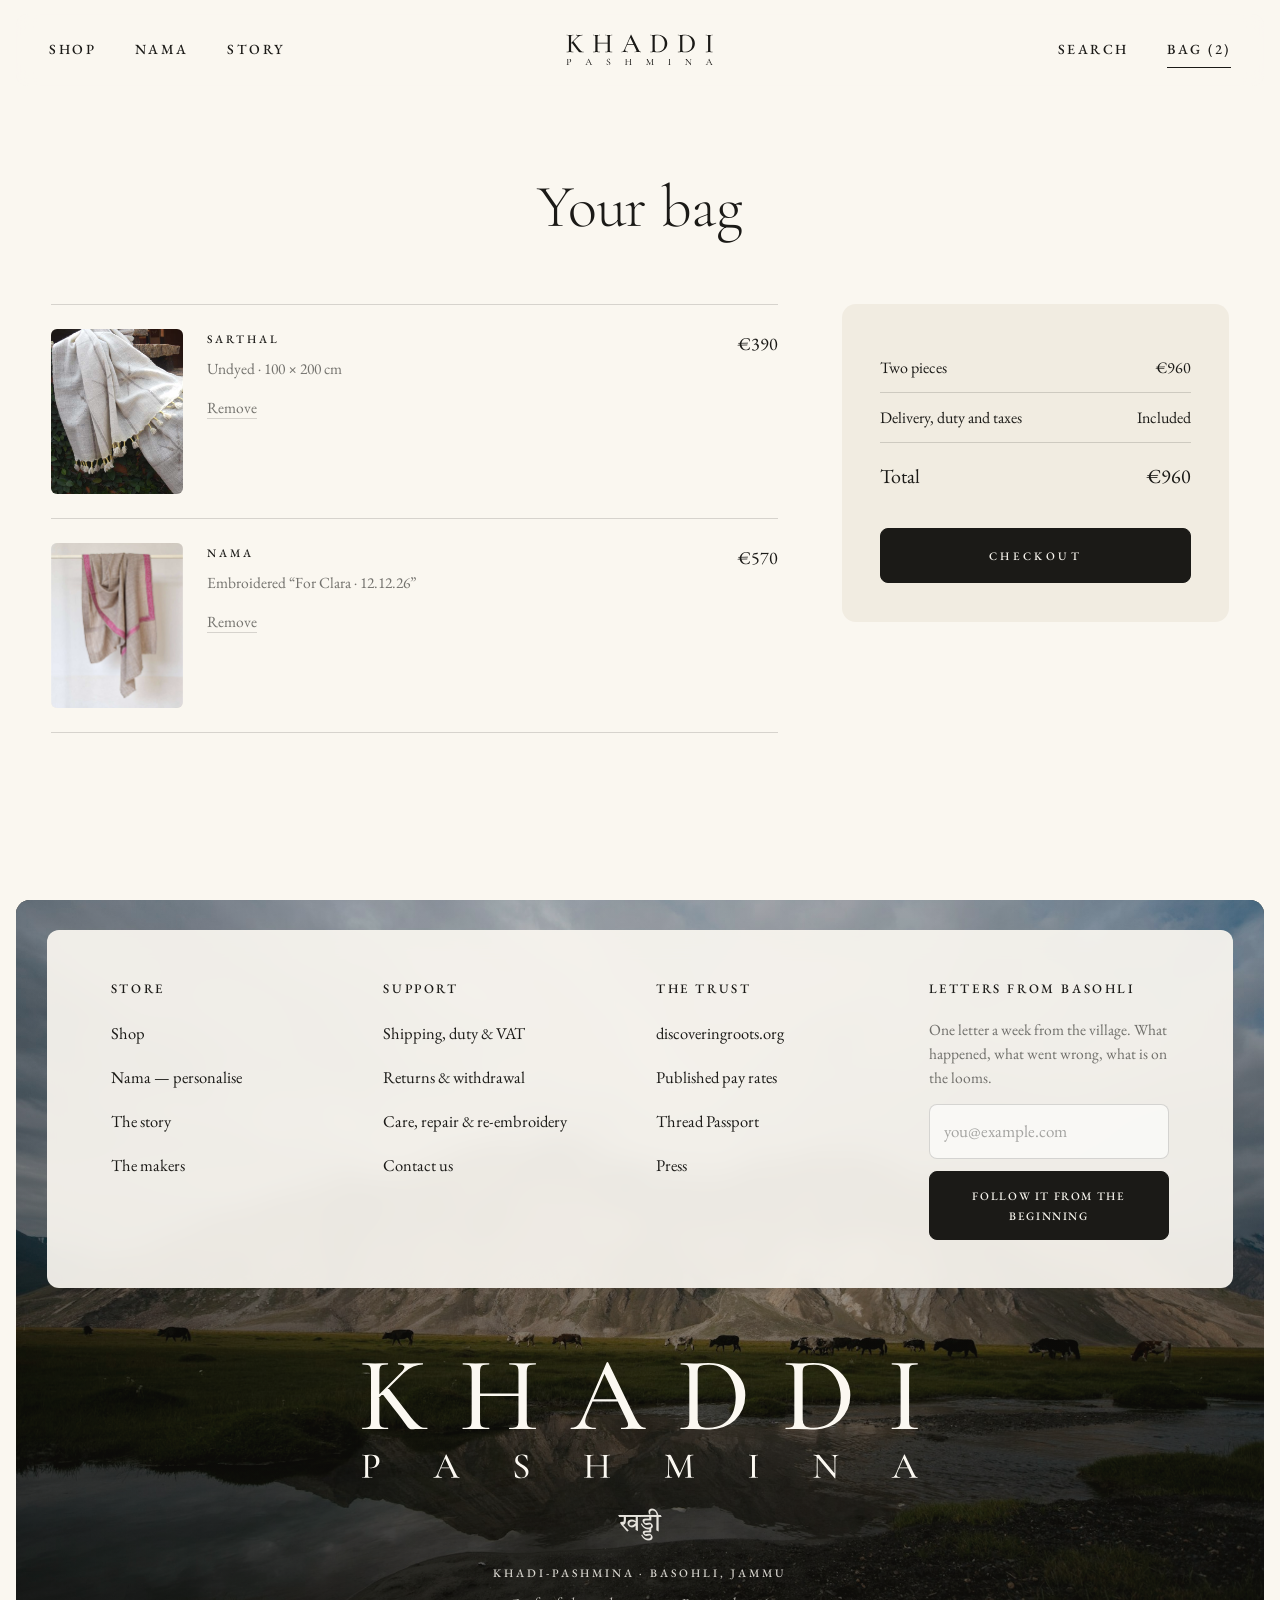
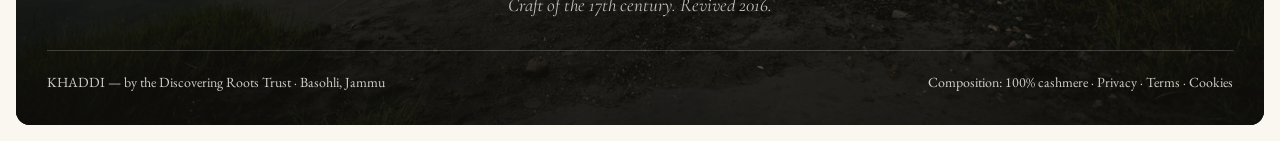
<file: bag.html>
<!DOCTYPE html>
<html lang="en">
<head>
<meta charset="utf-8">
<meta name="viewport" content="width=device-width, initial-scale=1">
<title>Your bag — KHADDI PASHMINA</title>
<meta name="description" content="Your bag.">
<link rel="icon" href="assets/logo/khaddi-pashmina.svg" type="image/svg+xml">
<link rel="preconnect" href="https://fonts.googleapis.com">
<link rel="preconnect" href="https://fonts.gstatic.com" crossorigin>
<link href="https://fonts.googleapis.com/css2?family=Cormorant+Garamond:ital,wght@0,300;0,400;0,500;1,300;1,400&family=EB+Garamond:ital,wght@0,400;0,500;1,400&family=Tiro+Devanagari+Hindi&family=Mrs+Saint+Delafield&display=swap" rel="stylesheet">
<link rel="stylesheet" href="assets/css/khaddi.css">
<script>document.documentElement.classList.add('js')</script>
</head>
<body>

<header class="site-header">
  <nav class="nav" aria-label="Primary"><a href="shop.html">Shop</a><a href="nama.html">Nama</a><a href="story.html">Story</a></nav>
  <details class="m-menu"><summary class="label" aria-label="Menu">Menu</summary><div class="sheet"><a href="shop.html">Shop</a><a href="nama.html">Nama</a><a href="story.html">Story</a><a href="makers.html">The makers</a><a href="passport.html">Thread Passport</a><a href="contact.html">Contact</a></div></details>
  <a class="logo" href="index.html" aria-label="KHADDI PASHMINA — home"><svg viewBox="0 0 531.1 113.8" role="img" aria-label="KHADDI PASHMINA"><path d="M10.43 57.45V11.15Q10.43 8.25 9.85 6.8Q9.27 5.35 7.53 4.8Q5.78 4.25 2.35 4.25Q2.1 4.25 2.1 3.65Q2.1 3.05 2.35 3.05Q4.84 3.05 7.9 3.2Q10.96 3.35 14.34 3.35Q17.98 3.35 21.01 3.2Q24.05 3.05 26.44 3.05Q26.68 3.05 26.68 3.65Q26.68 4.25 26.44 4.25Q23 4.25 21.28 4.85Q19.56 5.45 18.95 6.95Q18.35 8.45 18.35 11.35V57.45Q18.35 60.35 18.9 61.85Q19.46 63.35 21.2 63.85Q22.95 64.35 26.44 64.35Q26.73 64.35 26.73 64.95Q26.73 65.55 26.44 65.55Q23.95 65.55 20.96 65.45Q17.98 65.35 14.34 65.35Q10.96 65.35 7.83 65.45Q4.69 65.55 2.2 65.55Q2 65.55 2 64.95Q2 64.35 2.2 64.35Q5.68 64.35 7.45 63.85Q9.22 63.35 9.83 61.85Q10.43 60.35 10.43 57.45ZM35.9 51.05 20.72 31.51 26.63 26.39 41.43 45.62Q45.77 51.34 48.77 54.94Q51.78 58.55 53.82 60.52Q55.86 62.48 57.43 63.3Q58.99 64.12 60.45 64.24Q61.91 64.35 63.68 64.35Q63.98 64.35 63.98 64.95Q63.98 65.55 63.68 65.55Q59.22 65.55 56.52 65.55Q53.82 65.55 52.48 65.55Q51.42 65.55 50.67 65.63Q49.93 65.7 49.3 65.7Q47.94 65.7 47.05 65.2Q46.16 64.7 44.98 63.2Q43.79 61.7 41.7 58.8Q39.61 55.9 35.9 51.05ZM13.16 37.77 38.91 11.81Q42.66 8.06 41.99 6.16Q41.31 4.25 36.15 4.25Q35.9 4.25 35.9 3.65Q35.9 3.05 36.15 3.05Q38.68 3.05 41.29 3.2Q43.9 3.35 48.17 3.35Q52.36 3.35 54.8 3.2Q57.25 3.05 59.52 3.05Q59.82 3.05 59.82 3.65Q59.82 4.25 59.52 4.25Q55.58 4.25 50.63 6.22Q45.68 8.18 41.34 12.41L15.7 37.85ZM150.29 11.35Q150.29 8.45 149.71 6.95Q149.13 5.45 147.29 4.85Q145.45 4.25 141.66 4.25Q141.36 4.25 141.36 3.65Q141.36 3.05 141.66 3.05Q144.1 3.05 147.23 3.2Q150.36 3.35 154.3 3.35Q157.68 3.35 160.93 3.2Q164.18 3.05 166.61 3.05Q166.91 3.05 166.91 3.65Q166.91 4.25 166.61 4.25Q163.04 4.25 161.21 4.8Q159.37 5.35 158.76 6.8Q158.15 8.25 158.15 11.15V57.45Q158.15 60.35 158.76 61.85Q159.37 63.35 161.21 63.85Q163.04 64.35 166.61 64.35Q166.91 64.35 166.91 64.95Q166.91 65.55 166.61 65.55Q164.18 65.55 160.93 65.45Q157.68 65.35 154.3 65.35Q150.36 65.35 147.23 65.45Q144.1 65.55 141.66 65.55Q141.36 65.55 141.36 64.95Q141.36 64.35 141.66 64.35Q145.45 64.35 147.29 63.85Q149.13 63.35 149.71 61.85Q150.29 60.35 150.29 57.45ZM109.57 34.18V31.87H153.8V34.18ZM105.9 57.45V11.15Q105.9 8.25 105.29 6.8Q104.68 5.35 102.9 4.8Q101.11 4.25 97.55 4.25Q97.3 4.25 97.3 3.65Q97.3 3.05 97.55 3.05Q100.04 3.05 103.15 3.2Q106.26 3.35 109.63 3.35Q113.63 3.35 116.78 3.2Q119.94 3.05 122.45 3.05Q122.65 3.05 122.65 3.65Q122.65 4.25 122.45 4.25Q118.76 4.25 116.92 4.85Q115.08 5.45 114.45 6.95Q113.82 8.45 113.82 11.35V57.45Q113.82 60.35 114.42 61.85Q115.02 63.35 116.9 63.85Q118.78 64.35 122.45 64.35Q122.65 64.35 122.65 64.95Q122.65 65.55 122.45 65.55Q119.83 65.55 116.73 65.45Q113.63 65.35 109.63 65.35Q106.24 65.35 103.07 65.45Q99.89 65.55 97.4 65.55Q97.2 65.55 97.2 64.95Q97.2 64.35 97.4 64.35Q101.02 64.35 102.83 63.85Q104.65 63.35 105.28 61.85Q105.9 60.35 105.9 57.45ZM218.86 39.46 220.03 37.21H247.24L247.94 39.46ZM270.61 64.35Q271.05 64.35 271.05 64.95Q271.05 65.55 270.61 65.55Q267.72 65.55 264.63 65.35Q261.55 65.15 258.71 65.15Q255.48 65.15 253.11 65.35Q250.75 65.55 247.87 65.55Q247.47 65.55 247.47 64.95Q247.47 64.35 247.87 64.35Q252.79 64.35 253.88 62.79Q254.97 61.22 252.8 56.7L231.24 11.93L234.49 7.12L214.92 52.4Q212.33 58.45 214.66 61.4Q216.98 64.35 223.24 64.35Q223.74 64.35 223.74 64.95Q223.74 65.55 223.24 65.55Q220.24 65.55 217.74 65.35Q215.24 65.15 211.44 65.15Q207.76 65.15 205.52 65.35Q203.28 65.55 200.1 65.55Q199.7 65.55 199.7 64.95Q199.7 64.35 200.1 64.35Q202.8 64.35 204.78 63.29Q206.75 62.22 208.6 59.42Q210.44 56.61 212.66 51.45L233.92 2.32Q234.08 2.02 234.68 2Q235.29 1.98 235.39 2.32L259.4 51.85Q261.75 56.72 263.52 59.47Q265.3 62.22 266.99 63.29Q268.68 64.35 270.61 64.35ZM331.78 65.95Q328.8 65.95 324.38 65.65Q319.97 65.35 316.25 65.35Q312.86 65.35 309.73 65.45Q306.6 65.55 304.1 65.55Q303.9 65.55 303.9 64.95Q303.9 64.35 304.1 64.35Q307.58 64.35 309.36 63.85Q311.15 63.35 311.74 61.85Q312.33 60.35 312.33 57.45V11.15Q312.33 8.25 311.74 6.8Q311.15 5.35 309.43 4.8Q307.7 4.25 304.25 4.25Q304 4.25 304 3.65Q304 3.05 304.25 3.05Q306.74 3.05 309.8 3.2Q312.86 3.35 316.26 3.35Q319.67 3.35 323.61 3.1Q327.56 2.85 330.38 2.85Q340.94 2.85 348.81 6.85Q356.68 10.85 361.06 17.75Q365.44 24.65 365.44 33.25Q365.44 40.75 362.78 46.8Q360.12 52.85 355.45 57.1Q350.77 61.35 344.67 63.65Q338.57 65.95 331.78 65.95ZM330.78 64.2Q338.25 64.2 343.99 60.9Q349.73 57.59 353.03 51.15Q356.32 44.7 356.32 35.45Q356.32 26.79 353.26 19.81Q350.19 12.82 344.61 8.69Q339.03 4.56 331.32 4.56Q325.34 4.56 322.79 5.74Q320.25 6.92 320.25 11.35V56.35Q320.25 60.38 322.24 62.29Q324.24 64.2 330.78 64.2ZM431.38 65.95Q428.4 65.95 423.98 65.65Q419.57 65.35 415.85 65.35Q412.46 65.35 409.33 65.45Q406.2 65.55 403.7 65.55Q403.5 65.55 403.5 64.95Q403.5 64.35 403.7 64.35Q407.18 64.35 408.96 63.85Q410.75 63.35 411.34 61.85Q411.93 60.35 411.93 57.45V11.15Q411.93 8.25 411.34 6.8Q410.75 5.35 409.03 4.8Q407.3 4.25 403.85 4.25Q403.6 4.25 403.6 3.65Q403.6 3.05 403.85 3.05Q406.34 3.05 409.4 3.2Q412.46 3.35 415.86 3.35Q419.27 3.35 423.21 3.1Q427.16 2.85 429.98 2.85Q440.54 2.85 448.41 6.85Q456.28 10.85 460.66 17.75Q465.04 24.65 465.04 33.25Q465.04 40.75 462.38 46.8Q459.72 52.85 455.05 57.1Q450.37 61.35 444.27 63.65Q438.17 65.95 431.38 65.95ZM430.38 64.2Q437.85 64.2 443.59 60.9Q449.33 57.59 452.63 51.15Q455.92 44.7 455.92 35.45Q455.92 26.79 452.86 19.81Q449.79 12.82 444.21 8.69Q438.63 4.56 430.92 4.56Q424.94 4.56 422.39 5.74Q419.85 6.92 419.85 11.35V56.35Q419.85 60.38 421.84 62.29Q423.84 64.2 430.38 64.2ZM520.75 57.45Q520.75 60.35 521.3 61.85Q521.86 63.35 523.6 63.85Q525.35 64.35 528.84 64.35Q529.08 64.35 529.08 64.95Q529.08 65.55 528.84 65.55Q526.33 65.55 523.31 65.45Q520.29 65.35 516.64 65.35Q513.19 65.35 510.1 65.45Q507.01 65.55 504.5 65.55Q504.25 65.55 504.25 64.95Q504.25 64.35 504.52 64.35Q507.98 64.35 509.75 63.85Q511.52 63.35 512.13 61.85Q512.73 60.35 512.73 57.45V11.15Q512.73 8.25 512.14 6.8Q511.55 5.35 509.76 4.8Q507.98 4.25 504.5 4.25Q504.25 4.25 504.25 3.65Q504.25 3.05 504.5 3.05Q507.01 3.05 510.1 3.2Q513.19 3.35 516.64 3.35Q520.29 3.35 523.36 3.2Q526.44 3.05 528.84 3.05Q529.08 3.05 529.08 3.65Q529.08 4.25 528.84 4.25Q525.38 4.25 523.65 4.85Q521.93 5.45 521.34 6.95Q520.75 8.45 520.75 11.35ZM7.69 108.84Q7.69 109.89 7.95 110.43Q8.22 110.97 9.07 111.18Q9.92 111.39 11.6 111.39Q11.71 111.39 11.71 111.6Q11.71 111.81 11.6 111.81Q10.48 111.81 9.17 111.78Q7.86 111.74 6.32 111.74Q5.14 111.74 4.05 111.78Q2.96 111.81 2.09 111.81Q2 111.81 2 111.6Q2 111.39 2.09 111.39Q3.31 111.39 3.91 111.22Q4.51 111.04 4.71 110.52Q4.92 109.99 4.92 108.98V92.77Q4.92 91.76 4.71 91.25Q4.51 90.74 3.91 90.55Q3.31 90.36 2.09 90.36Q2 90.36 2 90.15Q2 89.94 2.09 89.94Q2.96 89.94 4.03 89.99Q5.1 90.04 6.28 90.04Q7.16 90.04 8.49 89.94Q9.82 89.83 11.12 89.83Q13.17 89.83 14.8 90.42Q16.43 91.01 17.4 92.27Q18.37 93.53 18.4 95.57Q18.43 97.4 17.75 98.73Q17.08 100.06 15.94 100.92Q14.8 101.79 13.43 102.22Q12.06 102.64 10.71 102.64Q10.3 102.64 9.86 102.61Q9.43 102.57 9.03 102.47Q8.9 102.43 8.95 102.21Q8.99 101.98 9.11 102.01Q9.41 102.08 9.75 102.12Q10.09 102.15 10.34 102.15Q11.64 102.15 12.77 101.52Q13.9 100.89 14.6 99.59Q15.3 98.28 15.3 96.32Q15.3 94.43 14.65 93.12Q14 91.81 12.85 91.12Q11.7 90.43 10.17 90.43Q9.2 90.43 8.66 90.58Q8.12 90.72 7.9 91.23Q7.69 91.74 7.69 92.84ZM76.2 102.68 76.61 101.89H86.13L86.38 102.68ZM94.31 111.39Q94.46 111.39 94.46 111.6Q94.46 111.81 94.31 111.81Q93.3 111.81 92.22 111.74Q91.14 111.67 90.15 111.67Q89.01 111.67 88.19 111.74Q87.36 111.81 86.35 111.81Q86.21 111.81 86.21 111.6Q86.21 111.39 86.35 111.39Q88.08 111.39 88.46 110.85Q88.84 110.3 88.08 108.72L80.53 93.05L81.67 91.36L74.82 107.21Q73.91 109.33 74.73 110.36Q75.54 111.39 77.73 111.39Q77.91 111.39 77.91 111.6Q77.91 111.81 77.73 111.81Q76.68 111.81 75.81 111.74Q74.93 111.67 73.6 111.67Q72.31 111.67 71.53 111.74Q70.75 111.81 69.63 111.81Q69.49 111.81 69.49 111.6Q69.49 111.39 69.63 111.39Q70.58 111.39 71.27 111.02Q71.96 110.65 72.61 109.67Q73.25 108.68 74.03 106.88L81.47 89.68Q81.52 89.58 81.74 89.57Q81.95 89.56 81.98 89.68L90.39 107.02Q91.21 108.72 91.83 109.68Q92.45 110.65 93.04 111.02Q93.63 111.39 94.31 111.39ZM149.61 93.86Q149.61 95.27 150.31 96.28Q151.01 97.3 152.13 98.09Q153.25 98.87 154.5 99.64Q155.81 100.42 157.01 101.29Q158.2 102.16 158.99 103.33Q159.78 104.5 159.78 106.18Q159.78 107.9 158.9 109.27Q158.02 110.64 156.39 111.44Q154.76 112.23 152.47 112.23Q151.57 112.23 150.65 112.08Q149.72 111.93 148.87 111.64Q148.02 111.36 147.33 110.95Q147.17 110.84 147.1 110.7Q147.02 110.56 147 110.28L146.67 105.28Q146.63 105.1 146.82 105.09Q147.02 105.07 147.05 105.21Q147.36 106.27 147.88 107.39Q148.39 108.52 149.14 109.45Q149.89 110.39 150.92 110.98Q151.95 111.57 153.3 111.57Q154.26 111.57 155.15 111.22Q156.04 110.88 156.61 110.04Q157.18 109.21 157.18 107.76Q157.18 106.08 156.43 104.93Q155.69 103.77 154.53 102.92Q153.38 102.07 152.1 101.3Q150.87 100.53 149.73 99.7Q148.6 98.88 147.89 97.77Q147.18 96.67 147.18 95.07Q147.18 93.19 148.17 91.97Q149.17 90.74 150.73 90.15Q152.3 89.55 153.95 89.55Q155.02 89.55 156.13 89.76Q157.25 89.97 158.18 90.36Q158.49 90.48 158.59 90.65Q158.7 90.81 158.7 91L158.87 95.36Q158.87 95.48 158.7 95.51Q158.52 95.53 158.47 95.41Q158.34 94.8 158 93.91Q157.66 93.02 157.06 92.17Q156.46 91.31 155.53 90.73Q154.6 90.15 153.27 90.15Q152.05 90.15 151.24 90.65Q150.42 91.16 150.02 91.99Q149.61 92.81 149.61 93.86ZM231.2 92.84Q231.2 91.83 230.99 91.3Q230.79 90.78 230.15 90.57Q229.5 90.36 228.18 90.36Q228.07 90.36 228.07 90.15Q228.07 89.94 228.18 89.94Q229.03 89.94 230.13 89.99Q231.22 90.04 232.6 90.04Q233.78 90.04 234.92 89.99Q236.06 89.94 236.91 89.94Q237.01 89.94 237.01 90.15Q237.01 90.36 236.91 90.36Q235.66 90.36 235.02 90.55Q234.37 90.74 234.16 91.25Q233.95 91.76 233.95 92.77V108.98Q233.95 109.99 234.16 110.52Q234.37 111.04 235.02 111.22Q235.66 111.39 236.91 111.39Q237.01 111.39 237.01 111.6Q237.01 111.81 236.91 111.81Q236.06 111.81 234.92 111.78Q233.78 111.74 232.6 111.74Q231.22 111.74 230.13 111.78Q229.03 111.81 228.18 111.81Q228.07 111.81 228.07 111.6Q228.07 111.39 228.18 111.39Q229.5 111.39 230.15 111.22Q230.79 111.04 230.99 110.52Q231.2 109.99 231.2 108.98ZM216.94 100.83V100.03H232.42V100.83ZM215.66 108.98V92.77Q215.66 91.76 215.45 91.25Q215.23 90.74 214.61 90.55Q213.98 90.36 212.73 90.36Q212.65 90.36 212.65 90.15Q212.65 89.94 212.73 89.94Q213.61 89.94 214.69 89.99Q215.78 90.04 216.96 90.04Q218.36 90.04 219.47 89.99Q220.57 89.94 221.45 89.94Q221.52 89.94 221.52 90.15Q221.52 90.36 221.45 90.36Q220.16 90.36 219.52 90.57Q218.87 90.78 218.65 91.3Q218.43 91.83 218.43 92.84V108.98Q218.43 109.99 218.64 110.52Q218.85 111.04 219.51 111.22Q220.17 111.39 221.45 111.39Q221.52 111.39 221.52 111.6Q221.52 111.81 221.45 111.81Q220.54 111.81 219.45 111.78Q218.36 111.74 216.96 111.74Q215.78 111.74 214.67 111.78Q213.56 111.81 212.68 111.81Q212.61 111.81 212.61 111.6Q212.61 111.39 212.68 111.39Q213.95 111.39 214.59 111.22Q215.22 111.04 215.44 110.52Q215.66 109.99 215.66 108.98ZM292.15 107.81 292.5 90.74 293.38 90.81 293.03 107.81Q293 109.63 293.69 110.51Q294.38 111.39 295.99 111.39Q296.07 111.39 296.07 111.6Q296.07 111.81 295.99 111.81Q295.22 111.81 294.4 111.78Q293.59 111.74 292.59 111.74Q291.63 111.74 290.8 111.78Q289.96 111.81 289.23 111.81Q289.14 111.81 289.14 111.6Q289.14 111.39 289.23 111.39Q290.68 111.39 291.4 110.51Q292.11 109.63 292.15 107.81ZM316.65 111.39Q316.74 111.39 316.74 111.6Q316.74 111.81 316.65 111.81Q315.78 111.81 314.69 111.78Q313.6 111.74 312.4 111.74Q311.22 111.74 310.22 111.78Q309.21 111.81 308.4 111.81Q308.31 111.81 308.31 111.6Q308.31 111.39 308.4 111.39Q310.1 111.39 310.59 110.94Q311.09 110.48 311 108.98L310.29 92.5L311.65 90.52L302.59 111.57Q302.56 111.71 302.32 111.71Q302.08 111.71 302.01 111.57L292.89 92.84Q291.68 90.36 289.48 90.36Q289.39 90.36 289.39 90.15Q289.39 89.94 289.48 89.94Q290.1 89.94 290.78 89.97Q291.47 90.01 291.94 90.01Q292.62 90.01 293.15 89.97Q293.69 89.94 293.98 89.94Q294.47 89.94 294.74 90.27Q295.02 90.6 295.59 91.76L303.53 107.9L302.24 110.13L310.66 90.81Q310.85 90.38 311.12 90.16Q311.38 89.94 311.71 89.94Q311.96 89.94 312.33 89.97Q312.7 90.01 313.18 90.01Q314.19 90.01 314.85 89.97Q315.51 89.94 316.21 89.94Q316.29 89.94 316.29 90.15Q316.29 90.36 316.21 90.36Q314.54 90.36 313.76 90.9Q312.97 91.44 313.03 92.88L313.77 108.98Q313.82 109.99 314.03 110.52Q314.24 111.04 314.85 111.22Q315.45 111.39 316.65 111.39ZM374.58 108.98Q374.58 109.99 374.78 110.52Q374.97 111.04 375.58 111.22Q376.19 111.39 377.41 111.39Q377.5 111.39 377.5 111.6Q377.5 111.81 377.41 111.81Q376.54 111.81 375.48 111.78Q374.42 111.74 373.14 111.74Q371.94 111.74 370.86 111.78Q369.77 111.81 368.9 111.81Q368.81 111.81 368.81 111.6Q368.81 111.39 368.9 111.39Q370.11 111.39 370.73 111.22Q371.35 111.04 371.57 110.52Q371.78 109.99 371.78 108.98V92.77Q371.78 91.76 371.57 91.25Q371.36 90.74 370.74 90.55Q370.11 90.36 368.9 90.36Q368.81 90.36 368.81 90.15Q368.81 89.94 368.9 89.94Q369.77 89.94 370.86 89.99Q371.94 90.04 373.14 90.04Q374.42 90.04 375.5 89.99Q376.57 89.94 377.41 89.94Q377.5 89.94 377.5 90.15Q377.5 90.36 377.41 90.36Q376.2 90.36 375.6 90.57Q375 90.78 374.79 91.3Q374.58 91.83 374.58 92.84ZM433.15 107.81V90.74L434.05 90.81V107.81Q434.05 109.63 434.72 110.51Q435.39 111.39 436.82 111.39Q436.91 111.39 436.91 111.6Q436.91 111.81 436.82 111.81Q436.1 111.81 435.34 111.78Q434.57 111.74 433.65 111.74Q432.72 111.74 431.85 111.78Q430.97 111.81 430.21 111.81Q430.12 111.81 430.12 111.6Q430.12 111.39 430.21 111.39Q431.75 111.39 432.45 110.51Q433.15 109.63 433.15 107.81ZM450.87 112.26Q450.87 112.35 450.7 112.37Q450.53 112.38 450.46 112.35L434 92.81Q432.77 91.37 431.87 90.87Q430.97 90.36 430.11 90.36Q430.02 90.36 430.02 90.15Q430.02 89.94 430.11 89.94Q430.75 89.94 431.43 89.97Q432.11 90.01 432.66 90.01Q433.5 90.01 434.19 89.97Q434.89 89.94 435.26 89.94Q435.71 89.94 435.91 90.34Q436.11 90.74 436.93 91.76L450.59 108.2ZM450.87 93.98V112.26L449.99 111.19V93.98Q449.99 92.16 449.33 91.26Q448.68 90.36 447.25 90.36Q447.18 90.36 447.18 90.15Q447.18 89.94 447.25 89.94Q447.99 89.94 448.75 89.99Q449.51 90.04 450.44 90.04Q451.3 90.04 452.16 89.99Q453.01 89.94 453.72 89.94Q453.81 89.94 453.81 90.15Q453.81 90.36 453.72 90.36Q452.26 90.36 451.56 91.26Q450.87 92.16 450.87 93.98ZM510.82 102.68 511.22 101.89H520.75L520.99 102.68ZM528.92 111.39Q529.08 111.39 529.08 111.6Q529.08 111.81 528.92 111.81Q527.91 111.81 526.83 111.74Q525.75 111.67 524.76 111.67Q523.63 111.67 522.8 111.74Q521.98 111.81 520.97 111.81Q520.83 111.81 520.83 111.6Q520.83 111.39 520.97 111.39Q522.69 111.39 523.07 110.85Q523.45 110.3 522.69 108.72L515.15 93.05L516.28 91.36L509.43 107.21Q508.53 109.33 509.34 110.36Q510.16 111.39 512.35 111.39Q512.52 111.39 512.52 111.6Q512.52 111.81 512.35 111.81Q511.3 111.81 510.42 111.74Q509.55 111.67 508.22 111.67Q506.93 111.67 506.14 111.74Q505.36 111.81 504.25 111.81Q504.11 111.81 504.11 111.6Q504.11 111.39 504.25 111.39Q505.19 111.39 505.88 111.02Q506.58 110.65 507.22 109.67Q507.86 108.68 508.64 106.88L516.08 89.68Q516.14 89.58 516.35 89.57Q516.56 89.56 516.6 89.68L525 107.02Q525.82 108.72 526.45 109.68Q527.07 110.65 527.66 111.02Q528.25 111.39 528.92 111.39Z"/></svg></a>
  <nav class="nav right" aria-label="Secondary"><a href="#">Search</a><a href="bag.html" class="is-active">Bag (2)</a></nav>
  <a class="bag" href="bag.html">Bag (2)</a>
</header>
<main>

  <div class="page-head"><h1 class="display">Your bag</h1></div>
  <div class="bagpage">
    <ul class="lines">
      <li>
        <a class="plate" href="product.html"><img src="assets/img/products/sarthal-1.jpg" alt="Sarthal"></a>
        <div>
          <p class="label">Sarthal</p>
          <p class="small">Undyed · 100 × 200 cm</p>
          <p class="small" style="margin-top:14px"><a href="#" style="border-bottom:1px solid var(--line)">Remove</a></p>
        </div>
        <p class="amount">€390</p>
      </li>
      <li>
        <a class="plate" href="product.html"><img src="assets/img/products/nama-1.jpg" alt="Nama"></a>
        <div>
          <p class="label">Nama</p>
          <p class="small">Embroidered “For Clara · 12.12.26”</p>
          <p class="small" style="margin-top:14px"><a href="#" style="border-bottom:1px solid var(--line)">Remove</a></p>
        </div>
        <p class="amount">€570</p>
      </li>
    </ul>
    <aside class="summary">
      <dl>
        <div><dt>Two pieces</dt><dd>€960</dd></div>
        <div><dt>Delivery, duty and taxes</dt><dd>Included</dd></div>
        <div class="total"><dt>Total</dt><dd>€960</dd></div>
      </dl>
      <a class="btn solid" href="#">Checkout</a>
    </aside>
  </div>

</main>

<footer class="site-footer">
  <img src="assets/img/footer-valley.jpg" alt="" loading="lazy">
  <div class="foot">
    <div><h4>Store</h4><ul><li><a href="shop.html">Shop</a></li><li><a href="nama.html">Nama — personalise</a></li><li><a href="story.html">The story</a></li><li><a href="makers.html">The makers</a></li></ul></div>
    <div><h4>Support</h4><ul><li><a href="#">Shipping, duty &amp; VAT</a></li><li><a href="#">Returns &amp; withdrawal</a></li><li><a href="#">Care, repair &amp; re-embroidery</a></li><li><a href="contact.html">Contact us</a></li></ul></div>
    <div><h4>The trust</h4><ul><li><a href="#">discoveringroots.org</a></li><li><a href="makers.html">Published pay rates</a></li><li><a href="passport.html">Thread Passport</a></li><li><a href="#">Press</a></li></ul></div>
    <div><h4>Letters from Basohli</h4><p>One letter a week from the village. What happened, what went wrong, what is on the looms.</p><form class="form"><input class="field" type="email" placeholder="you@example.com" aria-label="Email"><button class="btn solid" type="button">Follow it from the beginning</button></form></div>
  </div>
  <div class="foot-mark">
    <a class="logo" href="index.html" aria-label="KHADDI PASHMINA"><svg viewBox="0 0 531.1 113.8" role="img" aria-label="KHADDI PASHMINA"><path d="M10.43 57.45V11.15Q10.43 8.25 9.85 6.8Q9.27 5.35 7.53 4.8Q5.78 4.25 2.35 4.25Q2.1 4.25 2.1 3.65Q2.1 3.05 2.35 3.05Q4.84 3.05 7.9 3.2Q10.96 3.35 14.34 3.35Q17.98 3.35 21.01 3.2Q24.05 3.05 26.44 3.05Q26.68 3.05 26.68 3.65Q26.68 4.25 26.44 4.25Q23 4.25 21.28 4.85Q19.56 5.45 18.95 6.95Q18.35 8.45 18.35 11.35V57.45Q18.35 60.35 18.9 61.85Q19.46 63.35 21.2 63.85Q22.95 64.35 26.44 64.35Q26.73 64.35 26.73 64.95Q26.73 65.55 26.44 65.55Q23.95 65.55 20.96 65.45Q17.98 65.35 14.34 65.35Q10.96 65.35 7.83 65.45Q4.69 65.55 2.2 65.55Q2 65.55 2 64.95Q2 64.35 2.2 64.35Q5.68 64.35 7.45 63.85Q9.22 63.35 9.83 61.85Q10.43 60.35 10.43 57.45ZM35.9 51.05 20.72 31.51 26.63 26.39 41.43 45.62Q45.77 51.34 48.77 54.94Q51.78 58.55 53.82 60.52Q55.86 62.48 57.43 63.3Q58.99 64.12 60.45 64.24Q61.91 64.35 63.68 64.35Q63.98 64.35 63.98 64.95Q63.98 65.55 63.68 65.55Q59.22 65.55 56.52 65.55Q53.82 65.55 52.48 65.55Q51.42 65.55 50.67 65.63Q49.93 65.7 49.3 65.7Q47.94 65.7 47.05 65.2Q46.16 64.7 44.98 63.2Q43.79 61.7 41.7 58.8Q39.61 55.9 35.9 51.05ZM13.16 37.77 38.91 11.81Q42.66 8.06 41.99 6.16Q41.31 4.25 36.15 4.25Q35.9 4.25 35.9 3.65Q35.9 3.05 36.15 3.05Q38.68 3.05 41.29 3.2Q43.9 3.35 48.17 3.35Q52.36 3.35 54.8 3.2Q57.25 3.05 59.52 3.05Q59.82 3.05 59.82 3.65Q59.82 4.25 59.52 4.25Q55.58 4.25 50.63 6.22Q45.68 8.18 41.34 12.41L15.7 37.85ZM150.29 11.35Q150.29 8.45 149.71 6.95Q149.13 5.45 147.29 4.85Q145.45 4.25 141.66 4.25Q141.36 4.25 141.36 3.65Q141.36 3.05 141.66 3.05Q144.1 3.05 147.23 3.2Q150.36 3.35 154.3 3.35Q157.68 3.35 160.93 3.2Q164.18 3.05 166.61 3.05Q166.91 3.05 166.91 3.65Q166.91 4.25 166.61 4.25Q163.04 4.25 161.21 4.8Q159.37 5.35 158.76 6.8Q158.15 8.25 158.15 11.15V57.45Q158.15 60.35 158.76 61.85Q159.37 63.35 161.21 63.85Q163.04 64.35 166.61 64.35Q166.91 64.35 166.91 64.95Q166.91 65.55 166.61 65.55Q164.18 65.55 160.93 65.45Q157.68 65.35 154.3 65.35Q150.36 65.35 147.23 65.45Q144.1 65.55 141.66 65.55Q141.36 65.55 141.36 64.95Q141.36 64.35 141.66 64.35Q145.45 64.35 147.29 63.85Q149.13 63.35 149.71 61.85Q150.29 60.35 150.29 57.45ZM109.57 34.18V31.87H153.8V34.18ZM105.9 57.45V11.15Q105.9 8.25 105.29 6.8Q104.68 5.35 102.9 4.8Q101.11 4.25 97.55 4.25Q97.3 4.25 97.3 3.65Q97.3 3.05 97.55 3.05Q100.04 3.05 103.15 3.2Q106.26 3.35 109.63 3.35Q113.63 3.35 116.78 3.2Q119.94 3.05 122.45 3.05Q122.65 3.05 122.65 3.65Q122.65 4.25 122.45 4.25Q118.76 4.25 116.92 4.85Q115.08 5.45 114.45 6.95Q113.82 8.45 113.82 11.35V57.45Q113.82 60.35 114.42 61.85Q115.02 63.35 116.9 63.85Q118.78 64.35 122.45 64.35Q122.65 64.35 122.65 64.95Q122.65 65.55 122.45 65.55Q119.83 65.55 116.73 65.45Q113.63 65.35 109.63 65.35Q106.24 65.35 103.07 65.45Q99.89 65.55 97.4 65.55Q97.2 65.55 97.2 64.95Q97.2 64.35 97.4 64.35Q101.02 64.35 102.83 63.85Q104.65 63.35 105.28 61.85Q105.9 60.35 105.9 57.45ZM218.86 39.46 220.03 37.21H247.24L247.94 39.46ZM270.61 64.35Q271.05 64.35 271.05 64.95Q271.05 65.55 270.61 65.55Q267.72 65.55 264.63 65.35Q261.55 65.15 258.71 65.15Q255.48 65.15 253.11 65.35Q250.75 65.55 247.87 65.55Q247.47 65.55 247.47 64.95Q247.47 64.35 247.87 64.35Q252.79 64.35 253.88 62.79Q254.97 61.22 252.8 56.7L231.24 11.93L234.49 7.12L214.92 52.4Q212.33 58.45 214.66 61.4Q216.98 64.35 223.24 64.35Q223.74 64.35 223.74 64.95Q223.74 65.55 223.24 65.55Q220.24 65.55 217.74 65.35Q215.24 65.15 211.44 65.15Q207.76 65.15 205.52 65.35Q203.28 65.55 200.1 65.55Q199.7 65.55 199.7 64.95Q199.7 64.35 200.1 64.35Q202.8 64.35 204.78 63.29Q206.75 62.22 208.6 59.42Q210.44 56.61 212.66 51.45L233.92 2.32Q234.08 2.02 234.68 2Q235.29 1.98 235.39 2.32L259.4 51.85Q261.75 56.72 263.52 59.47Q265.3 62.22 266.99 63.29Q268.68 64.35 270.61 64.35ZM331.78 65.95Q328.8 65.95 324.38 65.65Q319.97 65.35 316.25 65.35Q312.86 65.35 309.73 65.45Q306.6 65.55 304.1 65.55Q303.9 65.55 303.9 64.95Q303.9 64.35 304.1 64.35Q307.58 64.35 309.36 63.85Q311.15 63.35 311.74 61.85Q312.33 60.35 312.33 57.45V11.15Q312.33 8.25 311.74 6.8Q311.15 5.35 309.43 4.8Q307.7 4.25 304.25 4.25Q304 4.25 304 3.65Q304 3.05 304.25 3.05Q306.74 3.05 309.8 3.2Q312.86 3.35 316.26 3.35Q319.67 3.35 323.61 3.1Q327.56 2.85 330.38 2.85Q340.94 2.85 348.81 6.85Q356.68 10.85 361.06 17.75Q365.44 24.65 365.44 33.25Q365.44 40.75 362.78 46.8Q360.12 52.85 355.45 57.1Q350.77 61.35 344.67 63.65Q338.57 65.95 331.78 65.95ZM330.78 64.2Q338.25 64.2 343.99 60.9Q349.73 57.59 353.03 51.15Q356.32 44.7 356.32 35.45Q356.32 26.79 353.26 19.81Q350.19 12.82 344.61 8.69Q339.03 4.56 331.32 4.56Q325.34 4.56 322.79 5.74Q320.25 6.92 320.25 11.35V56.35Q320.25 60.38 322.24 62.29Q324.24 64.2 330.78 64.2ZM431.38 65.95Q428.4 65.95 423.98 65.65Q419.57 65.35 415.85 65.35Q412.46 65.35 409.33 65.45Q406.2 65.55 403.7 65.55Q403.5 65.55 403.5 64.95Q403.5 64.35 403.7 64.35Q407.18 64.35 408.96 63.85Q410.75 63.35 411.34 61.85Q411.93 60.35 411.93 57.45V11.15Q411.93 8.25 411.34 6.8Q410.75 5.35 409.03 4.8Q407.3 4.25 403.85 4.25Q403.6 4.25 403.6 3.65Q403.6 3.05 403.85 3.05Q406.34 3.05 409.4 3.2Q412.46 3.35 415.86 3.35Q419.27 3.35 423.21 3.1Q427.16 2.85 429.98 2.85Q440.54 2.85 448.41 6.85Q456.28 10.85 460.66 17.75Q465.04 24.65 465.04 33.25Q465.04 40.75 462.38 46.8Q459.72 52.85 455.05 57.1Q450.37 61.35 444.27 63.65Q438.17 65.95 431.38 65.95ZM430.38 64.2Q437.85 64.2 443.59 60.9Q449.33 57.59 452.63 51.15Q455.92 44.7 455.92 35.45Q455.92 26.79 452.86 19.81Q449.79 12.82 444.21 8.69Q438.63 4.56 430.92 4.56Q424.94 4.56 422.39 5.74Q419.85 6.92 419.85 11.35V56.35Q419.85 60.38 421.84 62.29Q423.84 64.2 430.38 64.2ZM520.75 57.45Q520.75 60.35 521.3 61.85Q521.86 63.35 523.6 63.85Q525.35 64.35 528.84 64.35Q529.08 64.35 529.08 64.95Q529.08 65.55 528.84 65.55Q526.33 65.55 523.31 65.45Q520.29 65.35 516.64 65.35Q513.19 65.35 510.1 65.45Q507.01 65.55 504.5 65.55Q504.25 65.55 504.25 64.95Q504.25 64.35 504.52 64.35Q507.98 64.35 509.75 63.85Q511.52 63.35 512.13 61.85Q512.73 60.35 512.73 57.45V11.15Q512.73 8.25 512.14 6.8Q511.55 5.35 509.76 4.8Q507.98 4.25 504.5 4.25Q504.25 4.25 504.25 3.65Q504.25 3.05 504.5 3.05Q507.01 3.05 510.1 3.2Q513.19 3.35 516.64 3.35Q520.29 3.35 523.36 3.2Q526.44 3.05 528.84 3.05Q529.08 3.05 529.08 3.65Q529.08 4.25 528.84 4.25Q525.38 4.25 523.65 4.85Q521.93 5.45 521.34 6.95Q520.75 8.45 520.75 11.35ZM7.69 108.84Q7.69 109.89 7.95 110.43Q8.22 110.97 9.07 111.18Q9.92 111.39 11.6 111.39Q11.71 111.39 11.71 111.6Q11.71 111.81 11.6 111.81Q10.48 111.81 9.17 111.78Q7.86 111.74 6.32 111.74Q5.14 111.74 4.05 111.78Q2.96 111.81 2.09 111.81Q2 111.81 2 111.6Q2 111.39 2.09 111.39Q3.31 111.39 3.91 111.22Q4.51 111.04 4.71 110.52Q4.92 109.99 4.92 108.98V92.77Q4.92 91.76 4.71 91.25Q4.51 90.74 3.91 90.55Q3.31 90.36 2.09 90.36Q2 90.36 2 90.15Q2 89.94 2.09 89.94Q2.96 89.94 4.03 89.99Q5.1 90.04 6.28 90.04Q7.16 90.04 8.49 89.94Q9.82 89.83 11.12 89.83Q13.17 89.83 14.8 90.42Q16.43 91.01 17.4 92.27Q18.37 93.53 18.4 95.57Q18.43 97.4 17.75 98.73Q17.08 100.06 15.94 100.92Q14.8 101.79 13.43 102.22Q12.06 102.64 10.71 102.64Q10.3 102.64 9.86 102.61Q9.43 102.57 9.03 102.47Q8.9 102.43 8.95 102.21Q8.99 101.98 9.11 102.01Q9.41 102.08 9.75 102.12Q10.09 102.15 10.34 102.15Q11.64 102.15 12.77 101.52Q13.9 100.89 14.6 99.59Q15.3 98.28 15.3 96.32Q15.3 94.43 14.65 93.12Q14 91.81 12.85 91.12Q11.7 90.43 10.17 90.43Q9.2 90.43 8.66 90.58Q8.12 90.72 7.9 91.23Q7.69 91.74 7.69 92.84ZM76.2 102.68 76.61 101.89H86.13L86.38 102.68ZM94.31 111.39Q94.46 111.39 94.46 111.6Q94.46 111.81 94.31 111.81Q93.3 111.81 92.22 111.74Q91.14 111.67 90.15 111.67Q89.01 111.67 88.19 111.74Q87.36 111.81 86.35 111.81Q86.21 111.81 86.21 111.6Q86.21 111.39 86.35 111.39Q88.08 111.39 88.46 110.85Q88.84 110.3 88.08 108.72L80.53 93.05L81.67 91.36L74.82 107.21Q73.91 109.33 74.73 110.36Q75.54 111.39 77.73 111.39Q77.91 111.39 77.91 111.6Q77.91 111.81 77.73 111.81Q76.68 111.81 75.81 111.74Q74.93 111.67 73.6 111.67Q72.31 111.67 71.53 111.74Q70.75 111.81 69.63 111.81Q69.49 111.81 69.49 111.6Q69.49 111.39 69.63 111.39Q70.58 111.39 71.27 111.02Q71.96 110.65 72.61 109.67Q73.25 108.68 74.03 106.88L81.47 89.68Q81.52 89.58 81.74 89.57Q81.95 89.56 81.98 89.68L90.39 107.02Q91.21 108.72 91.83 109.68Q92.45 110.65 93.04 111.02Q93.63 111.39 94.31 111.39ZM149.61 93.86Q149.61 95.27 150.31 96.28Q151.01 97.3 152.13 98.09Q153.25 98.87 154.5 99.64Q155.81 100.42 157.01 101.29Q158.2 102.16 158.99 103.33Q159.78 104.5 159.78 106.18Q159.78 107.9 158.9 109.27Q158.02 110.64 156.39 111.44Q154.76 112.23 152.47 112.23Q151.57 112.23 150.65 112.08Q149.72 111.93 148.87 111.64Q148.02 111.36 147.33 110.95Q147.17 110.84 147.1 110.7Q147.02 110.56 147 110.28L146.67 105.28Q146.63 105.1 146.82 105.09Q147.02 105.07 147.05 105.21Q147.36 106.27 147.88 107.39Q148.39 108.52 149.14 109.45Q149.89 110.39 150.92 110.98Q151.95 111.57 153.3 111.57Q154.26 111.57 155.15 111.22Q156.04 110.88 156.61 110.04Q157.18 109.21 157.18 107.76Q157.18 106.08 156.43 104.93Q155.69 103.77 154.53 102.92Q153.38 102.07 152.1 101.3Q150.87 100.53 149.73 99.7Q148.6 98.88 147.89 97.77Q147.18 96.67 147.18 95.07Q147.18 93.19 148.17 91.97Q149.17 90.74 150.73 90.15Q152.3 89.55 153.95 89.55Q155.02 89.55 156.13 89.76Q157.25 89.97 158.18 90.36Q158.49 90.48 158.59 90.65Q158.7 90.81 158.7 91L158.87 95.36Q158.87 95.48 158.7 95.51Q158.52 95.53 158.47 95.41Q158.34 94.8 158 93.91Q157.66 93.02 157.06 92.17Q156.46 91.31 155.53 90.73Q154.6 90.15 153.27 90.15Q152.05 90.15 151.24 90.65Q150.42 91.16 150.02 91.99Q149.61 92.81 149.61 93.86ZM231.2 92.84Q231.2 91.83 230.99 91.3Q230.79 90.78 230.15 90.57Q229.5 90.36 228.18 90.36Q228.07 90.36 228.07 90.15Q228.07 89.94 228.18 89.94Q229.03 89.94 230.13 89.99Q231.22 90.04 232.6 90.04Q233.78 90.04 234.92 89.99Q236.06 89.94 236.91 89.94Q237.01 89.94 237.01 90.15Q237.01 90.36 236.91 90.36Q235.66 90.36 235.02 90.55Q234.37 90.74 234.16 91.25Q233.95 91.76 233.95 92.77V108.98Q233.95 109.99 234.16 110.52Q234.37 111.04 235.02 111.22Q235.66 111.39 236.91 111.39Q237.01 111.39 237.01 111.6Q237.01 111.81 236.91 111.81Q236.06 111.81 234.92 111.78Q233.78 111.74 232.6 111.74Q231.22 111.74 230.13 111.78Q229.03 111.81 228.18 111.81Q228.07 111.81 228.07 111.6Q228.07 111.39 228.18 111.39Q229.5 111.39 230.15 111.22Q230.79 111.04 230.99 110.52Q231.2 109.99 231.2 108.98ZM216.94 100.83V100.03H232.42V100.83ZM215.66 108.98V92.77Q215.66 91.76 215.45 91.25Q215.23 90.74 214.61 90.55Q213.98 90.36 212.73 90.36Q212.65 90.36 212.65 90.15Q212.65 89.94 212.73 89.94Q213.61 89.94 214.69 89.99Q215.78 90.04 216.96 90.04Q218.36 90.04 219.47 89.99Q220.57 89.94 221.45 89.94Q221.52 89.94 221.52 90.15Q221.52 90.36 221.45 90.36Q220.16 90.36 219.52 90.57Q218.87 90.78 218.65 91.3Q218.43 91.83 218.43 92.84V108.98Q218.43 109.99 218.64 110.52Q218.85 111.04 219.51 111.22Q220.17 111.39 221.45 111.39Q221.52 111.39 221.52 111.6Q221.52 111.81 221.45 111.81Q220.54 111.81 219.45 111.78Q218.36 111.74 216.96 111.74Q215.78 111.74 214.67 111.78Q213.56 111.81 212.68 111.81Q212.61 111.81 212.61 111.6Q212.61 111.39 212.68 111.39Q213.95 111.39 214.59 111.22Q215.22 111.04 215.44 110.52Q215.66 109.99 215.66 108.98ZM292.15 107.81 292.5 90.74 293.38 90.81 293.03 107.81Q293 109.63 293.69 110.51Q294.38 111.39 295.99 111.39Q296.07 111.39 296.07 111.6Q296.07 111.81 295.99 111.81Q295.22 111.81 294.4 111.78Q293.59 111.74 292.59 111.74Q291.63 111.74 290.8 111.78Q289.96 111.81 289.23 111.81Q289.14 111.81 289.14 111.6Q289.14 111.39 289.23 111.39Q290.68 111.39 291.4 110.51Q292.11 109.63 292.15 107.81ZM316.65 111.39Q316.74 111.39 316.74 111.6Q316.74 111.81 316.65 111.81Q315.78 111.81 314.69 111.78Q313.6 111.74 312.4 111.74Q311.22 111.74 310.22 111.78Q309.21 111.81 308.4 111.81Q308.31 111.81 308.31 111.6Q308.31 111.39 308.4 111.39Q310.1 111.39 310.59 110.94Q311.09 110.48 311 108.98L310.29 92.5L311.65 90.52L302.59 111.57Q302.56 111.71 302.32 111.71Q302.08 111.71 302.01 111.57L292.89 92.84Q291.68 90.36 289.48 90.36Q289.39 90.36 289.39 90.15Q289.39 89.94 289.48 89.94Q290.1 89.94 290.78 89.97Q291.47 90.01 291.94 90.01Q292.62 90.01 293.15 89.97Q293.69 89.94 293.98 89.94Q294.47 89.94 294.74 90.27Q295.02 90.6 295.59 91.76L303.53 107.9L302.24 110.13L310.66 90.81Q310.85 90.38 311.12 90.16Q311.38 89.94 311.71 89.94Q311.96 89.94 312.33 89.97Q312.7 90.01 313.18 90.01Q314.19 90.01 314.85 89.97Q315.51 89.94 316.21 89.94Q316.29 89.94 316.29 90.15Q316.29 90.36 316.21 90.36Q314.54 90.36 313.76 90.9Q312.97 91.44 313.03 92.88L313.77 108.98Q313.82 109.99 314.03 110.52Q314.24 111.04 314.85 111.22Q315.45 111.39 316.65 111.39ZM374.58 108.98Q374.58 109.99 374.78 110.52Q374.97 111.04 375.58 111.22Q376.19 111.39 377.41 111.39Q377.5 111.39 377.5 111.6Q377.5 111.81 377.41 111.81Q376.54 111.81 375.48 111.78Q374.42 111.74 373.14 111.74Q371.94 111.74 370.86 111.78Q369.77 111.81 368.9 111.81Q368.81 111.81 368.81 111.6Q368.81 111.39 368.9 111.39Q370.11 111.39 370.73 111.22Q371.35 111.04 371.57 110.52Q371.78 109.99 371.78 108.98V92.77Q371.78 91.76 371.57 91.25Q371.36 90.74 370.74 90.55Q370.11 90.36 368.9 90.36Q368.81 90.36 368.81 90.15Q368.81 89.94 368.9 89.94Q369.77 89.94 370.86 89.99Q371.94 90.04 373.14 90.04Q374.42 90.04 375.5 89.99Q376.57 89.94 377.41 89.94Q377.5 89.94 377.5 90.15Q377.5 90.36 377.41 90.36Q376.2 90.36 375.6 90.57Q375 90.78 374.79 91.3Q374.58 91.83 374.58 92.84ZM433.15 107.81V90.74L434.05 90.81V107.81Q434.05 109.63 434.72 110.51Q435.39 111.39 436.82 111.39Q436.91 111.39 436.91 111.6Q436.91 111.81 436.82 111.81Q436.1 111.81 435.34 111.78Q434.57 111.74 433.65 111.74Q432.72 111.74 431.85 111.78Q430.97 111.81 430.21 111.81Q430.12 111.81 430.12 111.6Q430.12 111.39 430.21 111.39Q431.75 111.39 432.45 110.51Q433.15 109.63 433.15 107.81ZM450.87 112.26Q450.87 112.35 450.7 112.37Q450.53 112.38 450.46 112.35L434 92.81Q432.77 91.37 431.87 90.87Q430.97 90.36 430.11 90.36Q430.02 90.36 430.02 90.15Q430.02 89.94 430.11 89.94Q430.75 89.94 431.43 89.97Q432.11 90.01 432.66 90.01Q433.5 90.01 434.19 89.97Q434.89 89.94 435.26 89.94Q435.71 89.94 435.91 90.34Q436.11 90.74 436.93 91.76L450.59 108.2ZM450.87 93.98V112.26L449.99 111.19V93.98Q449.99 92.16 449.33 91.26Q448.68 90.36 447.25 90.36Q447.18 90.36 447.18 90.15Q447.18 89.94 447.25 89.94Q447.99 89.94 448.75 89.99Q449.51 90.04 450.44 90.04Q451.3 90.04 452.16 89.99Q453.01 89.94 453.72 89.94Q453.81 89.94 453.81 90.15Q453.81 90.36 453.72 90.36Q452.26 90.36 451.56 91.26Q450.87 92.16 450.87 93.98ZM510.82 102.68 511.22 101.89H520.75L520.99 102.68ZM528.92 111.39Q529.08 111.39 529.08 111.6Q529.08 111.81 528.92 111.81Q527.91 111.81 526.83 111.74Q525.75 111.67 524.76 111.67Q523.63 111.67 522.8 111.74Q521.98 111.81 520.97 111.81Q520.83 111.81 520.83 111.6Q520.83 111.39 520.97 111.39Q522.69 111.39 523.07 110.85Q523.45 110.3 522.69 108.72L515.15 93.05L516.28 91.36L509.43 107.21Q508.53 109.33 509.34 110.36Q510.16 111.39 512.35 111.39Q512.52 111.39 512.52 111.6Q512.52 111.81 512.35 111.81Q511.3 111.81 510.42 111.74Q509.55 111.67 508.22 111.67Q506.93 111.67 506.14 111.74Q505.36 111.81 504.25 111.81Q504.11 111.81 504.11 111.6Q504.11 111.39 504.25 111.39Q505.19 111.39 505.88 111.02Q506.58 110.65 507.22 109.67Q507.86 108.68 508.64 106.88L516.08 89.68Q516.14 89.58 516.35 89.57Q516.56 89.56 516.6 89.68L525 107.02Q525.82 108.72 526.45 109.68Q527.07 110.65 527.66 111.02Q528.25 111.39 528.92 111.39Z"/></svg></a>
    <p class="deva">खड्डी</p>
    <p class="label">Khadi-Pashmina · Basohli, Jammu</p>
    <p class="date">Craft of the 17th century. Revived 2016.</p>
  </div>
  <div class="colophon"><span>KHADDI — by the Discovering Roots Trust · Basohli, Jammu</span><span>Composition: 100% cashmere · Privacy · Terms · Cookies</span></div>
</footer>
<script src="assets/js/reveal.js" defer></script>
</body>
</html>
</file>
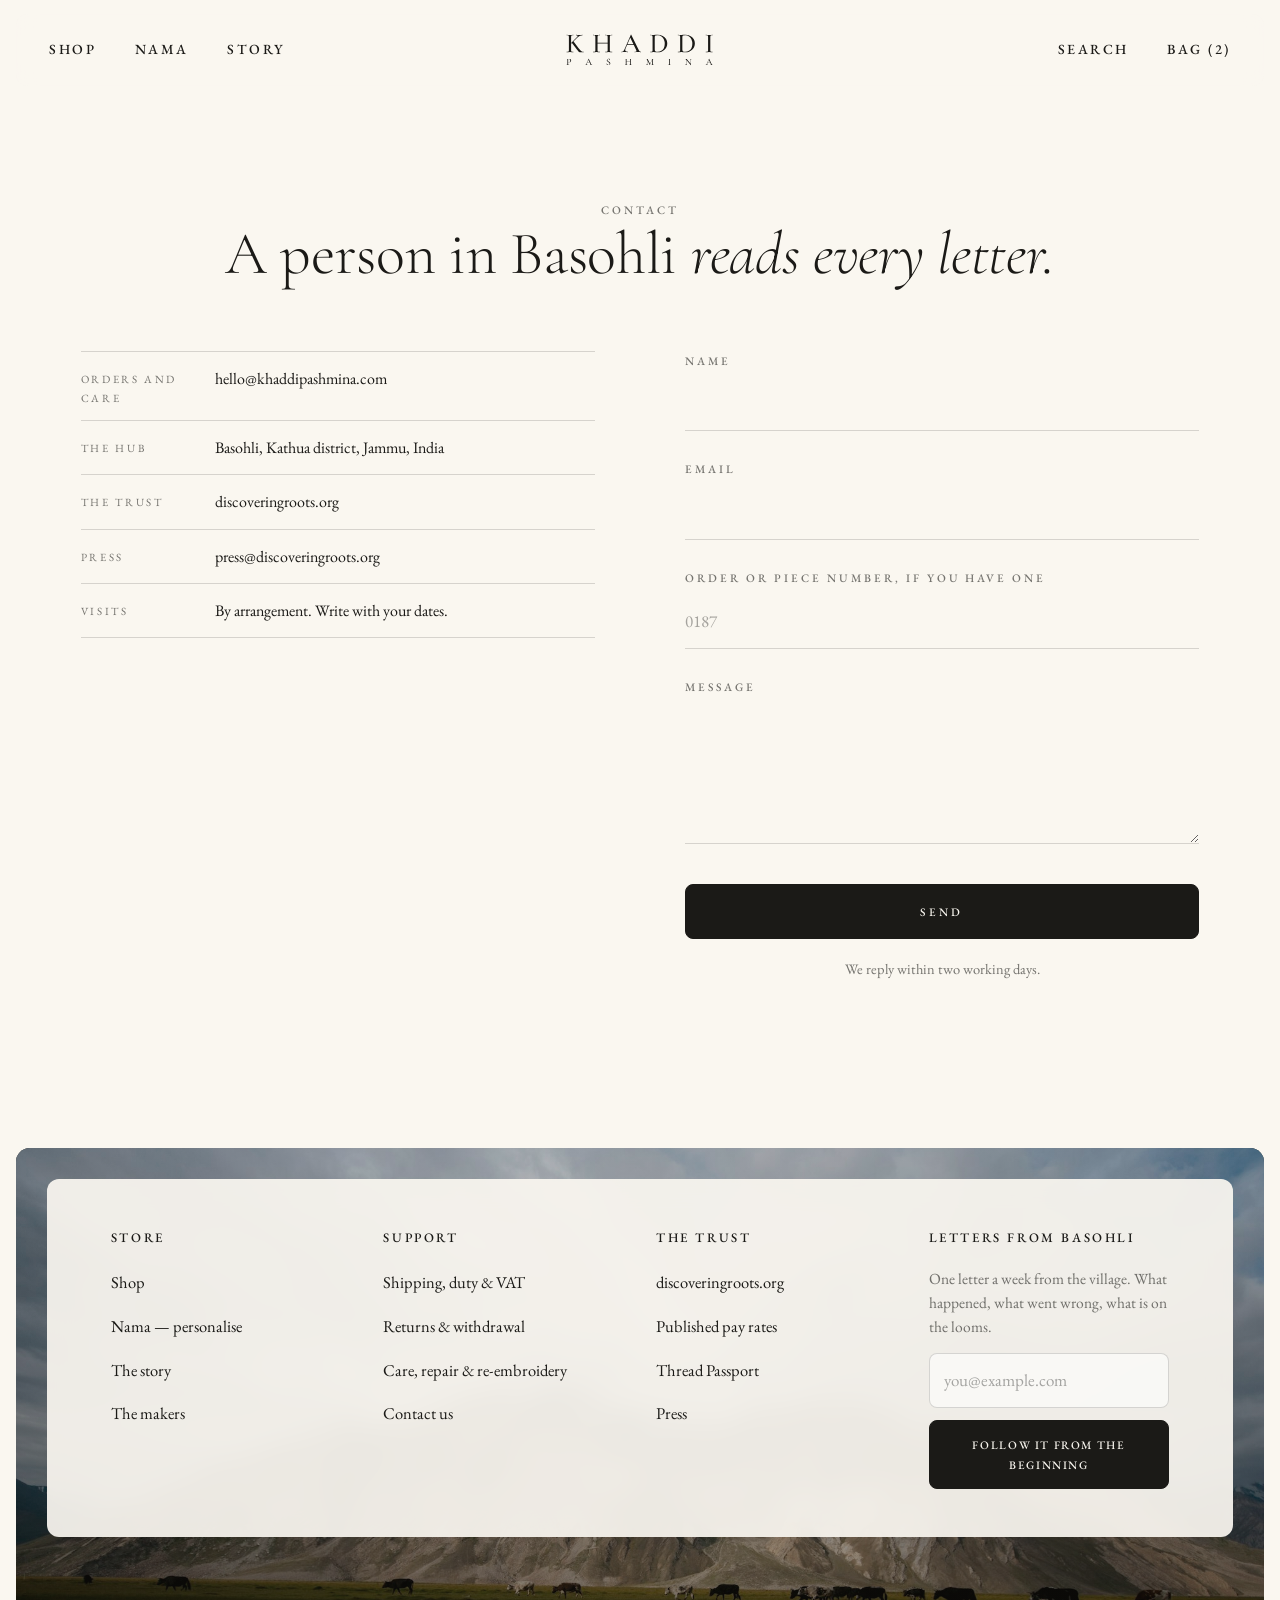
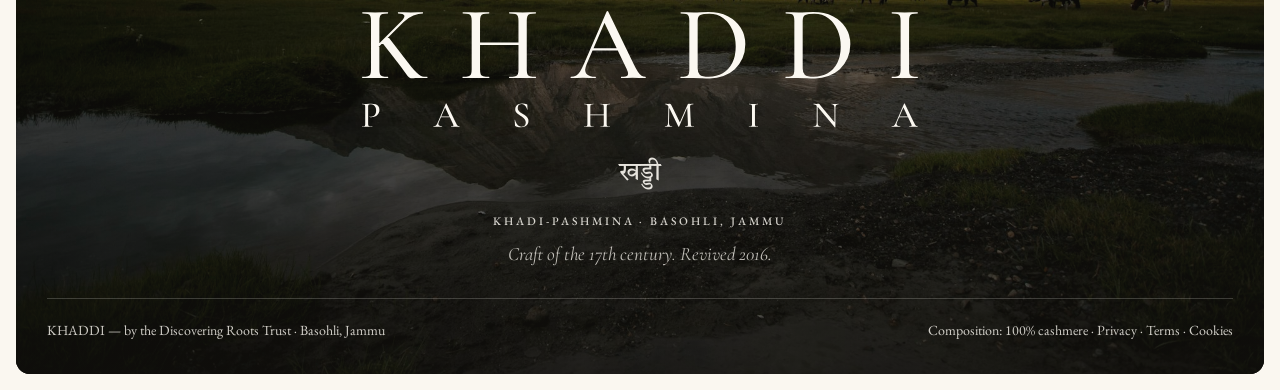
<file: contact.html>
<!DOCTYPE html>
<html lang="en">
<head>
<meta charset="utf-8">
<meta name="viewport" content="width=device-width, initial-scale=1">
<title>Contact — KHADDI PASHMINA</title>
<meta name="description" content="Write to the hub in Basohli or to the Discovering Roots Trust.">
<link rel="icon" href="assets/logo/khaddi-pashmina.svg" type="image/svg+xml">
<link rel="preconnect" href="https://fonts.googleapis.com">
<link rel="preconnect" href="https://fonts.gstatic.com" crossorigin>
<link href="https://fonts.googleapis.com/css2?family=Cormorant+Garamond:ital,wght@0,300;0,400;0,500;1,300;1,400&family=EB+Garamond:ital,wght@0,400;0,500;1,400&family=Tiro+Devanagari+Hindi&family=Mrs+Saint+Delafield&display=swap" rel="stylesheet">
<link rel="stylesheet" href="assets/css/khaddi.css">
<script>document.documentElement.classList.add('js')</script>
</head>
<body>

<header class="site-header">
  <nav class="nav" aria-label="Primary"><a href="shop.html">Shop</a><a href="nama.html">Nama</a><a href="story.html">Story</a></nav>
  <details class="m-menu"><summary class="label" aria-label="Menu">Menu</summary><div class="sheet"><a href="shop.html">Shop</a><a href="nama.html">Nama</a><a href="story.html">Story</a><a href="makers.html">The makers</a><a href="passport.html">Thread Passport</a><a href="contact.html">Contact</a></div></details>
  <a class="logo" href="index.html" aria-label="KHADDI PASHMINA — home"><svg viewBox="0 0 531.1 113.8" role="img" aria-label="KHADDI PASHMINA"><path d="M10.43 57.45V11.15Q10.43 8.25 9.85 6.8Q9.27 5.35 7.53 4.8Q5.78 4.25 2.35 4.25Q2.1 4.25 2.1 3.65Q2.1 3.05 2.35 3.05Q4.84 3.05 7.9 3.2Q10.96 3.35 14.34 3.35Q17.98 3.35 21.01 3.2Q24.05 3.05 26.44 3.05Q26.68 3.05 26.68 3.65Q26.68 4.25 26.44 4.25Q23 4.25 21.28 4.85Q19.56 5.45 18.95 6.95Q18.35 8.45 18.35 11.35V57.45Q18.35 60.35 18.9 61.85Q19.46 63.35 21.2 63.85Q22.95 64.35 26.44 64.35Q26.73 64.35 26.73 64.95Q26.73 65.55 26.44 65.55Q23.95 65.55 20.96 65.45Q17.98 65.35 14.34 65.35Q10.96 65.35 7.83 65.45Q4.69 65.55 2.2 65.55Q2 65.55 2 64.95Q2 64.35 2.2 64.35Q5.68 64.35 7.45 63.85Q9.22 63.35 9.83 61.85Q10.43 60.35 10.43 57.45ZM35.9 51.05 20.72 31.51 26.63 26.39 41.43 45.62Q45.77 51.34 48.77 54.94Q51.78 58.55 53.82 60.52Q55.86 62.48 57.43 63.3Q58.99 64.12 60.45 64.24Q61.91 64.35 63.68 64.35Q63.98 64.35 63.98 64.95Q63.98 65.55 63.68 65.55Q59.22 65.55 56.52 65.55Q53.82 65.55 52.48 65.55Q51.42 65.55 50.67 65.63Q49.93 65.7 49.3 65.7Q47.94 65.7 47.05 65.2Q46.16 64.7 44.98 63.2Q43.79 61.7 41.7 58.8Q39.61 55.9 35.9 51.05ZM13.16 37.77 38.91 11.81Q42.66 8.06 41.99 6.16Q41.31 4.25 36.15 4.25Q35.9 4.25 35.9 3.65Q35.9 3.05 36.15 3.05Q38.68 3.05 41.29 3.2Q43.9 3.35 48.17 3.35Q52.36 3.35 54.8 3.2Q57.25 3.05 59.52 3.05Q59.82 3.05 59.82 3.65Q59.82 4.25 59.52 4.25Q55.58 4.25 50.63 6.22Q45.68 8.18 41.34 12.41L15.7 37.85ZM150.29 11.35Q150.29 8.45 149.71 6.95Q149.13 5.45 147.29 4.85Q145.45 4.25 141.66 4.25Q141.36 4.25 141.36 3.65Q141.36 3.05 141.66 3.05Q144.1 3.05 147.23 3.2Q150.36 3.35 154.3 3.35Q157.68 3.35 160.93 3.2Q164.18 3.05 166.61 3.05Q166.91 3.05 166.91 3.65Q166.91 4.25 166.61 4.25Q163.04 4.25 161.21 4.8Q159.37 5.35 158.76 6.8Q158.15 8.25 158.15 11.15V57.45Q158.15 60.35 158.76 61.85Q159.37 63.35 161.21 63.85Q163.04 64.35 166.61 64.35Q166.91 64.35 166.91 64.95Q166.91 65.55 166.61 65.55Q164.18 65.55 160.93 65.45Q157.68 65.35 154.3 65.35Q150.36 65.35 147.23 65.45Q144.1 65.55 141.66 65.55Q141.36 65.55 141.36 64.95Q141.36 64.35 141.66 64.35Q145.45 64.35 147.29 63.85Q149.13 63.35 149.71 61.85Q150.29 60.35 150.29 57.45ZM109.57 34.18V31.87H153.8V34.18ZM105.9 57.45V11.15Q105.9 8.25 105.29 6.8Q104.68 5.35 102.9 4.8Q101.11 4.25 97.55 4.25Q97.3 4.25 97.3 3.65Q97.3 3.05 97.55 3.05Q100.04 3.05 103.15 3.2Q106.26 3.35 109.63 3.35Q113.63 3.35 116.78 3.2Q119.94 3.05 122.45 3.05Q122.65 3.05 122.65 3.65Q122.65 4.25 122.45 4.25Q118.76 4.25 116.92 4.85Q115.08 5.45 114.45 6.95Q113.82 8.45 113.82 11.35V57.45Q113.82 60.35 114.42 61.85Q115.02 63.35 116.9 63.85Q118.78 64.35 122.45 64.35Q122.65 64.35 122.65 64.95Q122.65 65.55 122.45 65.55Q119.83 65.55 116.73 65.45Q113.63 65.35 109.63 65.35Q106.24 65.35 103.07 65.45Q99.89 65.55 97.4 65.55Q97.2 65.55 97.2 64.95Q97.2 64.35 97.4 64.35Q101.02 64.35 102.83 63.85Q104.65 63.35 105.28 61.85Q105.9 60.35 105.9 57.45ZM218.86 39.46 220.03 37.21H247.24L247.94 39.46ZM270.61 64.35Q271.05 64.35 271.05 64.95Q271.05 65.55 270.61 65.55Q267.72 65.55 264.63 65.35Q261.55 65.15 258.71 65.15Q255.48 65.15 253.11 65.35Q250.75 65.55 247.87 65.55Q247.47 65.55 247.47 64.95Q247.47 64.35 247.87 64.35Q252.79 64.35 253.88 62.79Q254.97 61.22 252.8 56.7L231.24 11.93L234.49 7.12L214.92 52.4Q212.33 58.45 214.66 61.4Q216.98 64.35 223.24 64.35Q223.74 64.35 223.74 64.95Q223.74 65.55 223.24 65.55Q220.24 65.55 217.74 65.35Q215.24 65.15 211.44 65.15Q207.76 65.15 205.52 65.35Q203.28 65.55 200.1 65.55Q199.7 65.55 199.7 64.95Q199.7 64.35 200.1 64.35Q202.8 64.35 204.78 63.29Q206.75 62.22 208.6 59.42Q210.44 56.61 212.66 51.45L233.92 2.32Q234.08 2.02 234.68 2Q235.29 1.98 235.39 2.32L259.4 51.85Q261.75 56.72 263.52 59.47Q265.3 62.22 266.99 63.29Q268.68 64.35 270.61 64.35ZM331.78 65.95Q328.8 65.95 324.38 65.65Q319.97 65.35 316.25 65.35Q312.86 65.35 309.73 65.45Q306.6 65.55 304.1 65.55Q303.9 65.55 303.9 64.95Q303.9 64.35 304.1 64.35Q307.58 64.35 309.36 63.85Q311.15 63.35 311.74 61.85Q312.33 60.35 312.33 57.45V11.15Q312.33 8.25 311.74 6.8Q311.15 5.35 309.43 4.8Q307.7 4.25 304.25 4.25Q304 4.25 304 3.65Q304 3.05 304.25 3.05Q306.74 3.05 309.8 3.2Q312.86 3.35 316.26 3.35Q319.67 3.35 323.61 3.1Q327.56 2.85 330.38 2.85Q340.94 2.85 348.81 6.85Q356.68 10.85 361.06 17.75Q365.44 24.65 365.44 33.25Q365.44 40.75 362.78 46.8Q360.12 52.85 355.45 57.1Q350.77 61.35 344.67 63.65Q338.57 65.95 331.78 65.95ZM330.78 64.2Q338.25 64.2 343.99 60.9Q349.73 57.59 353.03 51.15Q356.32 44.7 356.32 35.45Q356.32 26.79 353.26 19.81Q350.19 12.82 344.61 8.69Q339.03 4.56 331.32 4.56Q325.34 4.56 322.79 5.74Q320.25 6.92 320.25 11.35V56.35Q320.25 60.38 322.24 62.29Q324.24 64.2 330.78 64.2ZM431.38 65.95Q428.4 65.95 423.98 65.65Q419.57 65.35 415.85 65.35Q412.46 65.35 409.33 65.45Q406.2 65.55 403.7 65.55Q403.5 65.55 403.5 64.95Q403.5 64.35 403.7 64.35Q407.18 64.35 408.96 63.85Q410.75 63.35 411.34 61.85Q411.93 60.35 411.93 57.45V11.15Q411.93 8.25 411.34 6.8Q410.75 5.35 409.03 4.8Q407.3 4.25 403.85 4.25Q403.6 4.25 403.6 3.65Q403.6 3.05 403.85 3.05Q406.34 3.05 409.4 3.2Q412.46 3.35 415.86 3.35Q419.27 3.35 423.21 3.1Q427.16 2.85 429.98 2.85Q440.54 2.85 448.41 6.85Q456.28 10.85 460.66 17.75Q465.04 24.65 465.04 33.25Q465.04 40.75 462.38 46.8Q459.72 52.85 455.05 57.1Q450.37 61.35 444.27 63.65Q438.17 65.95 431.38 65.95ZM430.38 64.2Q437.85 64.2 443.59 60.9Q449.33 57.59 452.63 51.15Q455.92 44.7 455.92 35.45Q455.92 26.79 452.86 19.81Q449.79 12.82 444.21 8.69Q438.63 4.56 430.92 4.56Q424.94 4.56 422.39 5.74Q419.85 6.92 419.85 11.35V56.35Q419.85 60.38 421.84 62.29Q423.84 64.2 430.38 64.2ZM520.75 57.45Q520.75 60.35 521.3 61.85Q521.86 63.35 523.6 63.85Q525.35 64.35 528.84 64.35Q529.08 64.35 529.08 64.95Q529.08 65.55 528.84 65.55Q526.33 65.55 523.31 65.45Q520.29 65.35 516.64 65.35Q513.19 65.35 510.1 65.45Q507.01 65.55 504.5 65.55Q504.25 65.55 504.25 64.95Q504.25 64.35 504.52 64.35Q507.98 64.35 509.75 63.85Q511.52 63.35 512.13 61.85Q512.73 60.35 512.73 57.45V11.15Q512.73 8.25 512.14 6.8Q511.55 5.35 509.76 4.8Q507.98 4.25 504.5 4.25Q504.25 4.25 504.25 3.65Q504.25 3.05 504.5 3.05Q507.01 3.05 510.1 3.2Q513.19 3.35 516.64 3.35Q520.29 3.35 523.36 3.2Q526.44 3.05 528.84 3.05Q529.08 3.05 529.08 3.65Q529.08 4.25 528.84 4.25Q525.38 4.25 523.65 4.85Q521.93 5.45 521.34 6.95Q520.75 8.45 520.75 11.35ZM7.69 108.84Q7.69 109.89 7.95 110.43Q8.22 110.97 9.07 111.18Q9.92 111.39 11.6 111.39Q11.71 111.39 11.71 111.6Q11.71 111.81 11.6 111.81Q10.48 111.81 9.17 111.78Q7.86 111.74 6.32 111.74Q5.14 111.74 4.05 111.78Q2.96 111.81 2.09 111.81Q2 111.81 2 111.6Q2 111.39 2.09 111.39Q3.31 111.39 3.91 111.22Q4.51 111.04 4.71 110.52Q4.92 109.99 4.92 108.98V92.77Q4.92 91.76 4.71 91.25Q4.51 90.74 3.91 90.55Q3.31 90.36 2.09 90.36Q2 90.36 2 90.15Q2 89.94 2.09 89.94Q2.96 89.94 4.03 89.99Q5.1 90.04 6.28 90.04Q7.16 90.04 8.49 89.94Q9.82 89.83 11.12 89.83Q13.17 89.83 14.8 90.42Q16.43 91.01 17.4 92.27Q18.37 93.53 18.4 95.57Q18.43 97.4 17.75 98.73Q17.08 100.06 15.94 100.92Q14.8 101.79 13.43 102.22Q12.06 102.64 10.71 102.64Q10.3 102.64 9.86 102.61Q9.43 102.57 9.03 102.47Q8.9 102.43 8.95 102.21Q8.99 101.98 9.11 102.01Q9.41 102.08 9.75 102.12Q10.09 102.15 10.34 102.15Q11.64 102.15 12.77 101.52Q13.9 100.89 14.6 99.59Q15.3 98.28 15.3 96.32Q15.3 94.43 14.65 93.12Q14 91.81 12.85 91.12Q11.7 90.43 10.17 90.43Q9.2 90.43 8.66 90.58Q8.12 90.72 7.9 91.23Q7.69 91.74 7.69 92.84ZM76.2 102.68 76.61 101.89H86.13L86.38 102.68ZM94.31 111.39Q94.46 111.39 94.46 111.6Q94.46 111.81 94.31 111.81Q93.3 111.81 92.22 111.74Q91.14 111.67 90.15 111.67Q89.01 111.67 88.19 111.74Q87.36 111.81 86.35 111.81Q86.21 111.81 86.21 111.6Q86.21 111.39 86.35 111.39Q88.08 111.39 88.46 110.85Q88.84 110.3 88.08 108.72L80.53 93.05L81.67 91.36L74.82 107.21Q73.91 109.33 74.73 110.36Q75.54 111.39 77.73 111.39Q77.91 111.39 77.91 111.6Q77.91 111.81 77.73 111.81Q76.68 111.81 75.81 111.74Q74.93 111.67 73.6 111.67Q72.31 111.67 71.53 111.74Q70.75 111.81 69.63 111.81Q69.49 111.81 69.49 111.6Q69.49 111.39 69.63 111.39Q70.58 111.39 71.27 111.02Q71.96 110.65 72.61 109.67Q73.25 108.68 74.03 106.88L81.47 89.68Q81.52 89.58 81.74 89.57Q81.95 89.56 81.98 89.68L90.39 107.02Q91.21 108.72 91.83 109.68Q92.45 110.65 93.04 111.02Q93.63 111.39 94.31 111.39ZM149.61 93.86Q149.61 95.27 150.31 96.28Q151.01 97.3 152.13 98.09Q153.25 98.87 154.5 99.64Q155.81 100.42 157.01 101.29Q158.2 102.16 158.99 103.33Q159.78 104.5 159.78 106.18Q159.78 107.9 158.9 109.27Q158.02 110.64 156.39 111.44Q154.76 112.23 152.47 112.23Q151.57 112.23 150.65 112.08Q149.72 111.93 148.87 111.64Q148.02 111.36 147.33 110.95Q147.17 110.84 147.1 110.7Q147.02 110.56 147 110.28L146.67 105.28Q146.63 105.1 146.82 105.09Q147.02 105.07 147.05 105.21Q147.36 106.27 147.88 107.39Q148.39 108.52 149.14 109.45Q149.89 110.39 150.92 110.98Q151.95 111.57 153.3 111.57Q154.26 111.57 155.15 111.22Q156.04 110.88 156.61 110.04Q157.18 109.21 157.18 107.76Q157.18 106.08 156.43 104.93Q155.69 103.77 154.53 102.92Q153.38 102.07 152.1 101.3Q150.87 100.53 149.73 99.7Q148.6 98.88 147.89 97.77Q147.18 96.67 147.18 95.07Q147.18 93.19 148.17 91.97Q149.17 90.74 150.73 90.15Q152.3 89.55 153.95 89.55Q155.02 89.55 156.13 89.76Q157.25 89.97 158.18 90.36Q158.49 90.48 158.59 90.65Q158.7 90.81 158.7 91L158.87 95.36Q158.87 95.48 158.7 95.51Q158.52 95.53 158.47 95.41Q158.34 94.8 158 93.91Q157.66 93.02 157.06 92.17Q156.46 91.31 155.53 90.73Q154.6 90.15 153.27 90.15Q152.05 90.15 151.24 90.65Q150.42 91.16 150.02 91.99Q149.61 92.81 149.61 93.86ZM231.2 92.84Q231.2 91.83 230.99 91.3Q230.79 90.78 230.15 90.57Q229.5 90.36 228.18 90.36Q228.07 90.36 228.07 90.15Q228.07 89.94 228.18 89.94Q229.03 89.94 230.13 89.99Q231.22 90.04 232.6 90.04Q233.78 90.04 234.92 89.99Q236.06 89.94 236.91 89.94Q237.01 89.94 237.01 90.15Q237.01 90.36 236.91 90.36Q235.66 90.36 235.02 90.55Q234.37 90.74 234.16 91.25Q233.95 91.76 233.95 92.77V108.98Q233.95 109.99 234.16 110.52Q234.37 111.04 235.02 111.22Q235.66 111.39 236.91 111.39Q237.01 111.39 237.01 111.6Q237.01 111.81 236.91 111.81Q236.06 111.81 234.92 111.78Q233.78 111.74 232.6 111.74Q231.22 111.74 230.13 111.78Q229.03 111.81 228.18 111.81Q228.07 111.81 228.07 111.6Q228.07 111.39 228.18 111.39Q229.5 111.39 230.15 111.22Q230.79 111.04 230.99 110.52Q231.2 109.99 231.2 108.98ZM216.94 100.83V100.03H232.42V100.83ZM215.66 108.98V92.77Q215.66 91.76 215.45 91.25Q215.23 90.74 214.61 90.55Q213.98 90.36 212.73 90.36Q212.65 90.36 212.65 90.15Q212.65 89.94 212.73 89.94Q213.61 89.94 214.69 89.99Q215.78 90.04 216.96 90.04Q218.36 90.04 219.47 89.99Q220.57 89.94 221.45 89.94Q221.52 89.94 221.52 90.15Q221.52 90.36 221.45 90.36Q220.16 90.36 219.52 90.57Q218.87 90.78 218.65 91.3Q218.43 91.83 218.43 92.84V108.98Q218.43 109.99 218.64 110.52Q218.85 111.04 219.51 111.22Q220.17 111.39 221.45 111.39Q221.52 111.39 221.52 111.6Q221.52 111.81 221.45 111.81Q220.54 111.81 219.45 111.78Q218.36 111.74 216.96 111.74Q215.78 111.74 214.67 111.78Q213.56 111.81 212.68 111.81Q212.61 111.81 212.61 111.6Q212.61 111.39 212.68 111.39Q213.95 111.39 214.59 111.22Q215.22 111.04 215.44 110.52Q215.66 109.99 215.66 108.98ZM292.15 107.81 292.5 90.74 293.38 90.81 293.03 107.81Q293 109.63 293.69 110.51Q294.38 111.39 295.99 111.39Q296.07 111.39 296.07 111.6Q296.07 111.81 295.99 111.81Q295.22 111.81 294.4 111.78Q293.59 111.74 292.59 111.74Q291.63 111.74 290.8 111.78Q289.96 111.81 289.23 111.81Q289.14 111.81 289.14 111.6Q289.14 111.39 289.23 111.39Q290.68 111.39 291.4 110.51Q292.11 109.63 292.15 107.81ZM316.65 111.39Q316.74 111.39 316.74 111.6Q316.74 111.81 316.65 111.81Q315.78 111.81 314.69 111.78Q313.6 111.74 312.4 111.74Q311.22 111.74 310.22 111.78Q309.21 111.81 308.4 111.81Q308.31 111.81 308.31 111.6Q308.31 111.39 308.4 111.39Q310.1 111.39 310.59 110.94Q311.09 110.48 311 108.98L310.29 92.5L311.65 90.52L302.59 111.57Q302.56 111.71 302.32 111.71Q302.08 111.71 302.01 111.57L292.89 92.84Q291.68 90.36 289.48 90.36Q289.39 90.36 289.39 90.15Q289.39 89.94 289.48 89.94Q290.1 89.94 290.78 89.97Q291.47 90.01 291.94 90.01Q292.62 90.01 293.15 89.97Q293.69 89.94 293.98 89.94Q294.47 89.94 294.74 90.27Q295.02 90.6 295.59 91.76L303.53 107.9L302.24 110.13L310.66 90.81Q310.85 90.38 311.12 90.16Q311.38 89.94 311.71 89.94Q311.96 89.94 312.33 89.97Q312.7 90.01 313.18 90.01Q314.19 90.01 314.85 89.97Q315.51 89.94 316.21 89.94Q316.29 89.94 316.29 90.15Q316.29 90.36 316.21 90.36Q314.54 90.36 313.76 90.9Q312.97 91.44 313.03 92.88L313.77 108.98Q313.82 109.99 314.03 110.52Q314.24 111.04 314.85 111.22Q315.45 111.39 316.65 111.39ZM374.58 108.98Q374.58 109.99 374.78 110.52Q374.97 111.04 375.58 111.22Q376.19 111.39 377.41 111.39Q377.5 111.39 377.5 111.6Q377.5 111.81 377.41 111.81Q376.54 111.81 375.48 111.78Q374.42 111.74 373.14 111.74Q371.94 111.74 370.86 111.78Q369.77 111.81 368.9 111.81Q368.81 111.81 368.81 111.6Q368.81 111.39 368.9 111.39Q370.11 111.39 370.73 111.22Q371.35 111.04 371.57 110.52Q371.78 109.99 371.78 108.98V92.77Q371.78 91.76 371.57 91.25Q371.36 90.74 370.74 90.55Q370.11 90.36 368.9 90.36Q368.81 90.36 368.81 90.15Q368.81 89.94 368.9 89.94Q369.77 89.94 370.86 89.99Q371.94 90.04 373.14 90.04Q374.42 90.04 375.5 89.99Q376.57 89.94 377.41 89.94Q377.5 89.94 377.5 90.15Q377.5 90.36 377.41 90.36Q376.2 90.36 375.6 90.57Q375 90.78 374.79 91.3Q374.58 91.83 374.58 92.84ZM433.15 107.81V90.74L434.05 90.81V107.81Q434.05 109.63 434.72 110.51Q435.39 111.39 436.82 111.39Q436.91 111.39 436.91 111.6Q436.91 111.81 436.82 111.81Q436.1 111.81 435.34 111.78Q434.57 111.74 433.65 111.74Q432.72 111.74 431.85 111.78Q430.97 111.81 430.21 111.81Q430.12 111.81 430.12 111.6Q430.12 111.39 430.21 111.39Q431.75 111.39 432.45 110.51Q433.15 109.63 433.15 107.81ZM450.87 112.26Q450.87 112.35 450.7 112.37Q450.53 112.38 450.46 112.35L434 92.81Q432.77 91.37 431.87 90.87Q430.97 90.36 430.11 90.36Q430.02 90.36 430.02 90.15Q430.02 89.94 430.11 89.94Q430.75 89.94 431.43 89.97Q432.11 90.01 432.66 90.01Q433.5 90.01 434.19 89.97Q434.89 89.94 435.26 89.94Q435.71 89.94 435.91 90.34Q436.11 90.74 436.93 91.76L450.59 108.2ZM450.87 93.98V112.26L449.99 111.19V93.98Q449.99 92.16 449.33 91.26Q448.68 90.36 447.25 90.36Q447.18 90.36 447.18 90.15Q447.18 89.94 447.25 89.94Q447.99 89.94 448.75 89.99Q449.51 90.04 450.44 90.04Q451.3 90.04 452.16 89.99Q453.01 89.94 453.72 89.94Q453.81 89.94 453.81 90.15Q453.81 90.36 453.72 90.36Q452.26 90.36 451.56 91.26Q450.87 92.16 450.87 93.98ZM510.82 102.68 511.22 101.89H520.75L520.99 102.68ZM528.92 111.39Q529.08 111.39 529.08 111.6Q529.08 111.81 528.92 111.81Q527.91 111.81 526.83 111.74Q525.75 111.67 524.76 111.67Q523.63 111.67 522.8 111.74Q521.98 111.81 520.97 111.81Q520.83 111.81 520.83 111.6Q520.83 111.39 520.97 111.39Q522.69 111.39 523.07 110.85Q523.45 110.3 522.69 108.72L515.15 93.05L516.28 91.36L509.43 107.21Q508.53 109.33 509.34 110.36Q510.16 111.39 512.35 111.39Q512.52 111.39 512.52 111.6Q512.52 111.81 512.35 111.81Q511.3 111.81 510.42 111.74Q509.55 111.67 508.22 111.67Q506.93 111.67 506.14 111.74Q505.36 111.81 504.25 111.81Q504.11 111.81 504.11 111.6Q504.11 111.39 504.25 111.39Q505.19 111.39 505.88 111.02Q506.58 110.65 507.22 109.67Q507.86 108.68 508.64 106.88L516.08 89.68Q516.14 89.58 516.35 89.57Q516.56 89.56 516.6 89.68L525 107.02Q525.82 108.72 526.45 109.68Q527.07 110.65 527.66 111.02Q528.25 111.39 528.92 111.39Z"/></svg></a>
  <nav class="nav right" aria-label="Secondary"><a href="#">Search</a><a href="bag.html">Bag (2)</a></nav>
  <a class="bag" href="bag.html">Bag (2)</a>
</header>
<main>

  <div class="page-head">
    <p class="label soft">Contact</p>
    <h1 class="display">A person in Basohli <em>reads every letter.</em></h1>
  </div>
  <section class="duo" style="align-items:start">
    <dl class="spec">
      <div><dt>Orders and care</dt><dd>hello@khaddipashmina.com</dd></div>
      <div><dt>The hub</dt><dd>Basohli, Kathua district, Jammu, India</dd></div>
      <div><dt>The trust</dt><dd>discoveringroots.org</dd></div>
      <div><dt>Press</dt><dd>press@discoveringroots.org</dd></div>
      <div><dt>Visits</dt><dd>By arrangement. Write with your dates.</dd></div>
    </dl>
    <form class="form" style="margin-top:-22px">
      <label class="label" for="c1">Name</label><input id="c1" class="field">
      <label class="label" for="c2">Email</label><input id="c2" class="field" type="email">
      <label class="label" for="c3">Order or piece number, if you have one</label><input id="c3" class="field" placeholder="0187">
      <label class="label" for="c4">Message</label><textarea id="c4" class="field" rows="4"></textarea>
      <button class="btn solid" type="button" style="margin-top:34px">Send</button>
      <p class="note" style="margin-top:12px">We reply within two working days.</p>
    </form>
  </section>

</main>

<footer class="site-footer">
  <img src="assets/img/footer-valley.jpg" alt="" loading="lazy">
  <div class="foot">
    <div><h4>Store</h4><ul><li><a href="shop.html">Shop</a></li><li><a href="nama.html">Nama — personalise</a></li><li><a href="story.html">The story</a></li><li><a href="makers.html">The makers</a></li></ul></div>
    <div><h4>Support</h4><ul><li><a href="#">Shipping, duty &amp; VAT</a></li><li><a href="#">Returns &amp; withdrawal</a></li><li><a href="#">Care, repair &amp; re-embroidery</a></li><li><a href="contact.html">Contact us</a></li></ul></div>
    <div><h4>The trust</h4><ul><li><a href="#">discoveringroots.org</a></li><li><a href="makers.html">Published pay rates</a></li><li><a href="passport.html">Thread Passport</a></li><li><a href="#">Press</a></li></ul></div>
    <div><h4>Letters from Basohli</h4><p>One letter a week from the village. What happened, what went wrong, what is on the looms.</p><form class="form"><input class="field" type="email" placeholder="you@example.com" aria-label="Email"><button class="btn solid" type="button">Follow it from the beginning</button></form></div>
  </div>
  <div class="foot-mark">
    <a class="logo" href="index.html" aria-label="KHADDI PASHMINA"><svg viewBox="0 0 531.1 113.8" role="img" aria-label="KHADDI PASHMINA"><path d="M10.43 57.45V11.15Q10.43 8.25 9.85 6.8Q9.27 5.35 7.53 4.8Q5.78 4.25 2.35 4.25Q2.1 4.25 2.1 3.65Q2.1 3.05 2.35 3.05Q4.84 3.05 7.9 3.2Q10.96 3.35 14.34 3.35Q17.98 3.35 21.01 3.2Q24.05 3.05 26.44 3.05Q26.68 3.05 26.68 3.65Q26.68 4.25 26.44 4.25Q23 4.25 21.28 4.85Q19.56 5.45 18.95 6.95Q18.35 8.45 18.35 11.35V57.45Q18.35 60.35 18.9 61.85Q19.46 63.35 21.2 63.85Q22.95 64.35 26.44 64.35Q26.73 64.35 26.73 64.95Q26.73 65.55 26.44 65.55Q23.95 65.55 20.96 65.45Q17.98 65.35 14.34 65.35Q10.96 65.35 7.83 65.45Q4.69 65.55 2.2 65.55Q2 65.55 2 64.95Q2 64.35 2.2 64.35Q5.68 64.35 7.45 63.85Q9.22 63.35 9.83 61.85Q10.43 60.35 10.43 57.45ZM35.9 51.05 20.72 31.51 26.63 26.39 41.43 45.62Q45.77 51.34 48.77 54.94Q51.78 58.55 53.82 60.52Q55.86 62.48 57.43 63.3Q58.99 64.12 60.45 64.24Q61.91 64.35 63.68 64.35Q63.98 64.35 63.98 64.95Q63.98 65.55 63.68 65.55Q59.22 65.55 56.52 65.55Q53.82 65.55 52.48 65.55Q51.42 65.55 50.67 65.63Q49.93 65.7 49.3 65.7Q47.94 65.7 47.05 65.2Q46.16 64.7 44.98 63.2Q43.79 61.7 41.7 58.8Q39.61 55.9 35.9 51.05ZM13.16 37.77 38.91 11.81Q42.66 8.06 41.99 6.16Q41.31 4.25 36.15 4.25Q35.9 4.25 35.9 3.65Q35.9 3.05 36.15 3.05Q38.68 3.05 41.29 3.2Q43.9 3.35 48.17 3.35Q52.36 3.35 54.8 3.2Q57.25 3.05 59.52 3.05Q59.82 3.05 59.82 3.65Q59.82 4.25 59.52 4.25Q55.58 4.25 50.63 6.22Q45.68 8.18 41.34 12.41L15.7 37.85ZM150.29 11.35Q150.29 8.45 149.71 6.95Q149.13 5.45 147.29 4.85Q145.45 4.25 141.66 4.25Q141.36 4.25 141.36 3.65Q141.36 3.05 141.66 3.05Q144.1 3.05 147.23 3.2Q150.36 3.35 154.3 3.35Q157.68 3.35 160.93 3.2Q164.18 3.05 166.61 3.05Q166.91 3.05 166.91 3.65Q166.91 4.25 166.61 4.25Q163.04 4.25 161.21 4.8Q159.37 5.35 158.76 6.8Q158.15 8.25 158.15 11.15V57.45Q158.15 60.35 158.76 61.85Q159.37 63.35 161.21 63.85Q163.04 64.35 166.61 64.35Q166.91 64.35 166.91 64.95Q166.91 65.55 166.61 65.55Q164.18 65.55 160.93 65.45Q157.68 65.35 154.3 65.35Q150.36 65.35 147.23 65.45Q144.1 65.55 141.66 65.55Q141.36 65.55 141.36 64.95Q141.36 64.35 141.66 64.35Q145.45 64.35 147.29 63.85Q149.13 63.35 149.71 61.85Q150.29 60.35 150.29 57.45ZM109.57 34.18V31.87H153.8V34.18ZM105.9 57.45V11.15Q105.9 8.25 105.29 6.8Q104.68 5.35 102.9 4.8Q101.11 4.25 97.55 4.25Q97.3 4.25 97.3 3.65Q97.3 3.05 97.55 3.05Q100.04 3.05 103.15 3.2Q106.26 3.35 109.63 3.35Q113.63 3.35 116.78 3.2Q119.94 3.05 122.45 3.05Q122.65 3.05 122.65 3.65Q122.65 4.25 122.45 4.25Q118.76 4.25 116.92 4.85Q115.08 5.45 114.45 6.95Q113.82 8.45 113.82 11.35V57.45Q113.82 60.35 114.42 61.85Q115.02 63.35 116.9 63.85Q118.78 64.35 122.45 64.35Q122.65 64.35 122.65 64.95Q122.65 65.55 122.45 65.55Q119.83 65.55 116.73 65.45Q113.63 65.35 109.63 65.35Q106.24 65.35 103.07 65.45Q99.89 65.55 97.4 65.55Q97.2 65.55 97.2 64.95Q97.2 64.35 97.4 64.35Q101.02 64.35 102.83 63.85Q104.65 63.35 105.28 61.85Q105.9 60.35 105.9 57.45ZM218.86 39.46 220.03 37.21H247.24L247.94 39.46ZM270.61 64.35Q271.05 64.35 271.05 64.95Q271.05 65.55 270.61 65.55Q267.72 65.55 264.63 65.35Q261.55 65.15 258.71 65.15Q255.48 65.15 253.11 65.35Q250.75 65.55 247.87 65.55Q247.47 65.55 247.47 64.95Q247.47 64.35 247.87 64.35Q252.79 64.35 253.88 62.79Q254.97 61.22 252.8 56.7L231.24 11.93L234.49 7.12L214.92 52.4Q212.33 58.45 214.66 61.4Q216.98 64.35 223.24 64.35Q223.74 64.35 223.74 64.95Q223.74 65.55 223.24 65.55Q220.24 65.55 217.74 65.35Q215.24 65.15 211.44 65.15Q207.76 65.15 205.52 65.35Q203.28 65.55 200.1 65.55Q199.7 65.55 199.7 64.95Q199.7 64.35 200.1 64.35Q202.8 64.35 204.78 63.29Q206.75 62.22 208.6 59.42Q210.44 56.61 212.66 51.45L233.92 2.32Q234.08 2.02 234.68 2Q235.29 1.98 235.39 2.32L259.4 51.85Q261.75 56.72 263.52 59.47Q265.3 62.22 266.99 63.29Q268.68 64.35 270.61 64.35ZM331.78 65.95Q328.8 65.95 324.38 65.65Q319.97 65.35 316.25 65.35Q312.86 65.35 309.73 65.45Q306.6 65.55 304.1 65.55Q303.9 65.55 303.9 64.95Q303.9 64.35 304.1 64.35Q307.58 64.35 309.36 63.85Q311.15 63.35 311.74 61.85Q312.33 60.35 312.33 57.45V11.15Q312.33 8.25 311.74 6.8Q311.15 5.35 309.43 4.8Q307.7 4.25 304.25 4.25Q304 4.25 304 3.65Q304 3.05 304.25 3.05Q306.74 3.05 309.8 3.2Q312.86 3.35 316.26 3.35Q319.67 3.35 323.61 3.1Q327.56 2.85 330.38 2.85Q340.94 2.85 348.81 6.85Q356.68 10.85 361.06 17.75Q365.44 24.65 365.44 33.25Q365.44 40.75 362.78 46.8Q360.12 52.85 355.45 57.1Q350.77 61.35 344.67 63.65Q338.57 65.95 331.78 65.95ZM330.78 64.2Q338.25 64.2 343.99 60.9Q349.73 57.59 353.03 51.15Q356.32 44.7 356.32 35.45Q356.32 26.79 353.26 19.81Q350.19 12.82 344.61 8.69Q339.03 4.56 331.32 4.56Q325.34 4.56 322.79 5.74Q320.25 6.92 320.25 11.35V56.35Q320.25 60.38 322.24 62.29Q324.24 64.2 330.78 64.2ZM431.38 65.95Q428.4 65.95 423.98 65.65Q419.57 65.35 415.85 65.35Q412.46 65.35 409.33 65.45Q406.2 65.55 403.7 65.55Q403.5 65.55 403.5 64.95Q403.5 64.35 403.7 64.35Q407.18 64.35 408.96 63.85Q410.75 63.35 411.34 61.85Q411.93 60.35 411.93 57.45V11.15Q411.93 8.25 411.34 6.8Q410.75 5.35 409.03 4.8Q407.3 4.25 403.85 4.25Q403.6 4.25 403.6 3.65Q403.6 3.05 403.85 3.05Q406.34 3.05 409.4 3.2Q412.46 3.35 415.86 3.35Q419.27 3.35 423.21 3.1Q427.16 2.85 429.98 2.85Q440.54 2.85 448.41 6.85Q456.28 10.85 460.66 17.75Q465.04 24.65 465.04 33.25Q465.04 40.75 462.38 46.8Q459.72 52.85 455.05 57.1Q450.37 61.35 444.27 63.65Q438.17 65.95 431.38 65.95ZM430.38 64.2Q437.85 64.2 443.59 60.9Q449.33 57.59 452.63 51.15Q455.92 44.7 455.92 35.45Q455.92 26.79 452.86 19.81Q449.79 12.82 444.21 8.69Q438.63 4.56 430.92 4.56Q424.94 4.56 422.39 5.74Q419.85 6.92 419.85 11.35V56.35Q419.85 60.38 421.84 62.29Q423.84 64.2 430.38 64.2ZM520.75 57.45Q520.75 60.35 521.3 61.85Q521.86 63.35 523.6 63.85Q525.35 64.35 528.84 64.35Q529.08 64.35 529.08 64.95Q529.08 65.55 528.84 65.55Q526.33 65.55 523.31 65.45Q520.29 65.35 516.64 65.35Q513.19 65.35 510.1 65.45Q507.01 65.55 504.5 65.55Q504.25 65.55 504.25 64.95Q504.25 64.35 504.52 64.35Q507.98 64.35 509.75 63.85Q511.52 63.35 512.13 61.85Q512.73 60.35 512.73 57.45V11.15Q512.73 8.25 512.14 6.8Q511.55 5.35 509.76 4.8Q507.98 4.25 504.5 4.25Q504.25 4.25 504.25 3.65Q504.25 3.05 504.5 3.05Q507.01 3.05 510.1 3.2Q513.19 3.35 516.64 3.35Q520.29 3.35 523.36 3.2Q526.44 3.05 528.84 3.05Q529.08 3.05 529.08 3.65Q529.08 4.25 528.84 4.25Q525.38 4.25 523.65 4.85Q521.93 5.45 521.34 6.95Q520.75 8.45 520.75 11.35ZM7.69 108.84Q7.69 109.89 7.95 110.43Q8.22 110.97 9.07 111.18Q9.92 111.39 11.6 111.39Q11.71 111.39 11.71 111.6Q11.71 111.81 11.6 111.81Q10.48 111.81 9.17 111.78Q7.86 111.74 6.32 111.74Q5.14 111.74 4.05 111.78Q2.96 111.81 2.09 111.81Q2 111.81 2 111.6Q2 111.39 2.09 111.39Q3.31 111.39 3.91 111.22Q4.51 111.04 4.71 110.52Q4.92 109.99 4.92 108.98V92.77Q4.92 91.76 4.71 91.25Q4.51 90.74 3.91 90.55Q3.31 90.36 2.09 90.36Q2 90.36 2 90.15Q2 89.94 2.09 89.94Q2.96 89.94 4.03 89.99Q5.1 90.04 6.28 90.04Q7.16 90.04 8.49 89.94Q9.82 89.83 11.12 89.83Q13.17 89.83 14.8 90.42Q16.43 91.01 17.4 92.27Q18.37 93.53 18.4 95.57Q18.43 97.4 17.75 98.73Q17.08 100.06 15.94 100.92Q14.8 101.79 13.43 102.22Q12.06 102.64 10.71 102.64Q10.3 102.64 9.86 102.61Q9.43 102.57 9.03 102.47Q8.9 102.43 8.95 102.21Q8.99 101.98 9.11 102.01Q9.41 102.08 9.75 102.12Q10.09 102.15 10.34 102.15Q11.64 102.15 12.77 101.52Q13.9 100.89 14.6 99.59Q15.3 98.28 15.3 96.32Q15.3 94.43 14.65 93.12Q14 91.81 12.85 91.12Q11.7 90.43 10.17 90.43Q9.2 90.43 8.66 90.58Q8.12 90.72 7.9 91.23Q7.69 91.74 7.69 92.84ZM76.2 102.68 76.61 101.89H86.13L86.38 102.68ZM94.31 111.39Q94.46 111.39 94.46 111.6Q94.46 111.81 94.31 111.81Q93.3 111.81 92.22 111.74Q91.14 111.67 90.15 111.67Q89.01 111.67 88.19 111.74Q87.36 111.81 86.35 111.81Q86.21 111.81 86.21 111.6Q86.21 111.39 86.35 111.39Q88.08 111.39 88.46 110.85Q88.84 110.3 88.08 108.72L80.53 93.05L81.67 91.36L74.82 107.21Q73.91 109.33 74.73 110.36Q75.54 111.39 77.73 111.39Q77.91 111.39 77.91 111.6Q77.91 111.81 77.73 111.81Q76.68 111.81 75.81 111.74Q74.93 111.67 73.6 111.67Q72.31 111.67 71.53 111.74Q70.75 111.81 69.63 111.81Q69.49 111.81 69.49 111.6Q69.49 111.39 69.63 111.39Q70.58 111.39 71.27 111.02Q71.96 110.65 72.61 109.67Q73.25 108.68 74.03 106.88L81.47 89.68Q81.52 89.58 81.74 89.57Q81.95 89.56 81.98 89.68L90.39 107.02Q91.21 108.72 91.83 109.68Q92.45 110.65 93.04 111.02Q93.63 111.39 94.31 111.39ZM149.61 93.86Q149.61 95.27 150.31 96.28Q151.01 97.3 152.13 98.09Q153.25 98.87 154.5 99.64Q155.81 100.42 157.01 101.29Q158.2 102.16 158.99 103.33Q159.78 104.5 159.78 106.18Q159.78 107.9 158.9 109.27Q158.02 110.64 156.39 111.44Q154.76 112.23 152.47 112.23Q151.57 112.23 150.65 112.08Q149.72 111.93 148.87 111.64Q148.02 111.36 147.33 110.95Q147.17 110.84 147.1 110.7Q147.02 110.56 147 110.28L146.67 105.28Q146.63 105.1 146.82 105.09Q147.02 105.07 147.05 105.21Q147.36 106.27 147.88 107.39Q148.39 108.52 149.14 109.45Q149.89 110.39 150.92 110.98Q151.95 111.57 153.3 111.57Q154.26 111.57 155.15 111.22Q156.04 110.88 156.61 110.04Q157.18 109.21 157.18 107.76Q157.18 106.08 156.43 104.93Q155.69 103.77 154.53 102.92Q153.38 102.07 152.1 101.3Q150.87 100.53 149.73 99.7Q148.6 98.88 147.89 97.77Q147.18 96.67 147.18 95.07Q147.18 93.19 148.17 91.97Q149.17 90.74 150.73 90.15Q152.3 89.55 153.95 89.55Q155.02 89.55 156.13 89.76Q157.25 89.97 158.18 90.36Q158.49 90.48 158.59 90.65Q158.7 90.81 158.7 91L158.87 95.36Q158.87 95.48 158.7 95.51Q158.52 95.53 158.47 95.41Q158.34 94.8 158 93.91Q157.66 93.02 157.06 92.17Q156.46 91.31 155.53 90.73Q154.6 90.15 153.27 90.15Q152.05 90.15 151.24 90.65Q150.42 91.16 150.02 91.99Q149.61 92.81 149.61 93.86ZM231.2 92.84Q231.2 91.83 230.99 91.3Q230.79 90.78 230.15 90.57Q229.5 90.36 228.18 90.36Q228.07 90.36 228.07 90.15Q228.07 89.94 228.18 89.94Q229.03 89.94 230.13 89.99Q231.22 90.04 232.6 90.04Q233.78 90.04 234.92 89.99Q236.06 89.94 236.91 89.94Q237.01 89.94 237.01 90.15Q237.01 90.36 236.91 90.36Q235.66 90.36 235.02 90.55Q234.37 90.74 234.16 91.25Q233.95 91.76 233.95 92.77V108.98Q233.95 109.99 234.16 110.52Q234.37 111.04 235.02 111.22Q235.66 111.39 236.91 111.39Q237.01 111.39 237.01 111.6Q237.01 111.81 236.91 111.81Q236.06 111.81 234.92 111.78Q233.78 111.74 232.6 111.74Q231.22 111.74 230.13 111.78Q229.03 111.81 228.18 111.81Q228.07 111.81 228.07 111.6Q228.07 111.39 228.18 111.39Q229.5 111.39 230.15 111.22Q230.79 111.04 230.99 110.52Q231.2 109.99 231.2 108.98ZM216.94 100.83V100.03H232.42V100.83ZM215.66 108.98V92.77Q215.66 91.76 215.45 91.25Q215.23 90.74 214.61 90.55Q213.98 90.36 212.73 90.36Q212.65 90.36 212.65 90.15Q212.65 89.94 212.73 89.94Q213.61 89.94 214.69 89.99Q215.78 90.04 216.96 90.04Q218.36 90.04 219.47 89.99Q220.57 89.94 221.45 89.94Q221.52 89.94 221.52 90.15Q221.52 90.36 221.45 90.36Q220.16 90.36 219.52 90.57Q218.87 90.78 218.65 91.3Q218.43 91.83 218.43 92.84V108.98Q218.43 109.99 218.64 110.52Q218.85 111.04 219.51 111.22Q220.17 111.39 221.45 111.39Q221.52 111.39 221.52 111.6Q221.52 111.81 221.45 111.81Q220.54 111.81 219.45 111.78Q218.36 111.74 216.96 111.74Q215.78 111.74 214.67 111.78Q213.56 111.81 212.68 111.81Q212.61 111.81 212.61 111.6Q212.61 111.39 212.68 111.39Q213.95 111.39 214.59 111.22Q215.22 111.04 215.44 110.52Q215.66 109.99 215.66 108.98ZM292.15 107.81 292.5 90.74 293.38 90.81 293.03 107.81Q293 109.63 293.69 110.51Q294.38 111.39 295.99 111.39Q296.07 111.39 296.07 111.6Q296.07 111.81 295.99 111.81Q295.22 111.81 294.4 111.78Q293.59 111.74 292.59 111.74Q291.63 111.74 290.8 111.78Q289.96 111.81 289.23 111.81Q289.14 111.81 289.14 111.6Q289.14 111.39 289.23 111.39Q290.68 111.39 291.4 110.51Q292.11 109.63 292.15 107.81ZM316.65 111.39Q316.74 111.39 316.74 111.6Q316.74 111.81 316.65 111.81Q315.78 111.81 314.69 111.78Q313.6 111.74 312.4 111.74Q311.22 111.74 310.22 111.78Q309.21 111.81 308.4 111.81Q308.31 111.81 308.31 111.6Q308.31 111.39 308.4 111.39Q310.1 111.39 310.59 110.94Q311.09 110.48 311 108.98L310.29 92.5L311.65 90.52L302.59 111.57Q302.56 111.71 302.32 111.71Q302.08 111.71 302.01 111.57L292.89 92.84Q291.68 90.36 289.48 90.36Q289.39 90.36 289.39 90.15Q289.39 89.94 289.48 89.94Q290.1 89.94 290.78 89.97Q291.47 90.01 291.94 90.01Q292.62 90.01 293.15 89.97Q293.69 89.94 293.98 89.94Q294.47 89.94 294.74 90.27Q295.02 90.6 295.59 91.76L303.53 107.9L302.24 110.13L310.66 90.81Q310.85 90.38 311.12 90.16Q311.38 89.94 311.71 89.94Q311.96 89.94 312.33 89.97Q312.7 90.01 313.18 90.01Q314.19 90.01 314.85 89.97Q315.51 89.94 316.21 89.94Q316.29 89.94 316.29 90.15Q316.29 90.36 316.21 90.36Q314.54 90.36 313.76 90.9Q312.97 91.44 313.03 92.88L313.77 108.98Q313.82 109.99 314.03 110.52Q314.24 111.04 314.85 111.22Q315.45 111.39 316.65 111.39ZM374.58 108.98Q374.58 109.99 374.78 110.52Q374.97 111.04 375.58 111.22Q376.19 111.39 377.41 111.39Q377.5 111.39 377.5 111.6Q377.5 111.81 377.41 111.81Q376.54 111.81 375.48 111.78Q374.42 111.74 373.14 111.74Q371.94 111.74 370.86 111.78Q369.77 111.81 368.9 111.81Q368.81 111.81 368.81 111.6Q368.81 111.39 368.9 111.39Q370.11 111.39 370.73 111.22Q371.35 111.04 371.57 110.52Q371.78 109.99 371.78 108.98V92.77Q371.78 91.76 371.57 91.25Q371.36 90.74 370.74 90.55Q370.11 90.36 368.9 90.36Q368.81 90.36 368.81 90.15Q368.81 89.94 368.9 89.94Q369.77 89.94 370.86 89.99Q371.94 90.04 373.14 90.04Q374.42 90.04 375.5 89.99Q376.57 89.94 377.41 89.94Q377.5 89.94 377.5 90.15Q377.5 90.36 377.41 90.36Q376.2 90.36 375.6 90.57Q375 90.78 374.79 91.3Q374.58 91.83 374.58 92.84ZM433.15 107.81V90.74L434.05 90.81V107.81Q434.05 109.63 434.72 110.51Q435.39 111.39 436.82 111.39Q436.91 111.39 436.91 111.6Q436.91 111.81 436.82 111.81Q436.1 111.81 435.34 111.78Q434.57 111.74 433.65 111.74Q432.72 111.74 431.85 111.78Q430.97 111.81 430.21 111.81Q430.12 111.81 430.12 111.6Q430.12 111.39 430.21 111.39Q431.75 111.39 432.45 110.51Q433.15 109.63 433.15 107.81ZM450.87 112.26Q450.87 112.35 450.7 112.37Q450.53 112.38 450.46 112.35L434 92.81Q432.77 91.37 431.87 90.87Q430.97 90.36 430.11 90.36Q430.02 90.36 430.02 90.15Q430.02 89.94 430.11 89.94Q430.75 89.94 431.43 89.97Q432.11 90.01 432.66 90.01Q433.5 90.01 434.19 89.97Q434.89 89.94 435.26 89.94Q435.71 89.94 435.91 90.34Q436.11 90.74 436.93 91.76L450.59 108.2ZM450.87 93.98V112.26L449.99 111.19V93.98Q449.99 92.16 449.33 91.26Q448.68 90.36 447.25 90.36Q447.18 90.36 447.18 90.15Q447.18 89.94 447.25 89.94Q447.99 89.94 448.75 89.99Q449.51 90.04 450.44 90.04Q451.3 90.04 452.16 89.99Q453.01 89.94 453.72 89.94Q453.81 89.94 453.81 90.15Q453.81 90.36 453.72 90.36Q452.26 90.36 451.56 91.26Q450.87 92.16 450.87 93.98ZM510.82 102.68 511.22 101.89H520.75L520.99 102.68ZM528.92 111.39Q529.08 111.39 529.08 111.6Q529.08 111.81 528.92 111.81Q527.91 111.81 526.83 111.74Q525.75 111.67 524.76 111.67Q523.63 111.67 522.8 111.74Q521.98 111.81 520.97 111.81Q520.83 111.81 520.83 111.6Q520.83 111.39 520.97 111.39Q522.69 111.39 523.07 110.85Q523.45 110.3 522.69 108.72L515.15 93.05L516.28 91.36L509.43 107.21Q508.53 109.33 509.34 110.36Q510.16 111.39 512.35 111.39Q512.52 111.39 512.52 111.6Q512.52 111.81 512.35 111.81Q511.3 111.81 510.42 111.74Q509.55 111.67 508.22 111.67Q506.93 111.67 506.14 111.74Q505.36 111.81 504.25 111.81Q504.11 111.81 504.11 111.6Q504.11 111.39 504.25 111.39Q505.19 111.39 505.88 111.02Q506.58 110.65 507.22 109.67Q507.86 108.68 508.64 106.88L516.08 89.68Q516.14 89.58 516.35 89.57Q516.56 89.56 516.6 89.68L525 107.02Q525.82 108.72 526.45 109.68Q527.07 110.65 527.66 111.02Q528.25 111.39 528.92 111.39Z"/></svg></a>
    <p class="deva">खड्डी</p>
    <p class="label">Khadi-Pashmina · Basohli, Jammu</p>
    <p class="date">Craft of the 17th century. Revived 2016.</p>
  </div>
  <div class="colophon"><span>KHADDI — by the Discovering Roots Trust · Basohli, Jammu</span><span>Composition: 100% cashmere · Privacy · Terms · Cookies</span></div>
</footer>
<script src="assets/js/reveal.js" defer></script>
</body>
</html>
</file>
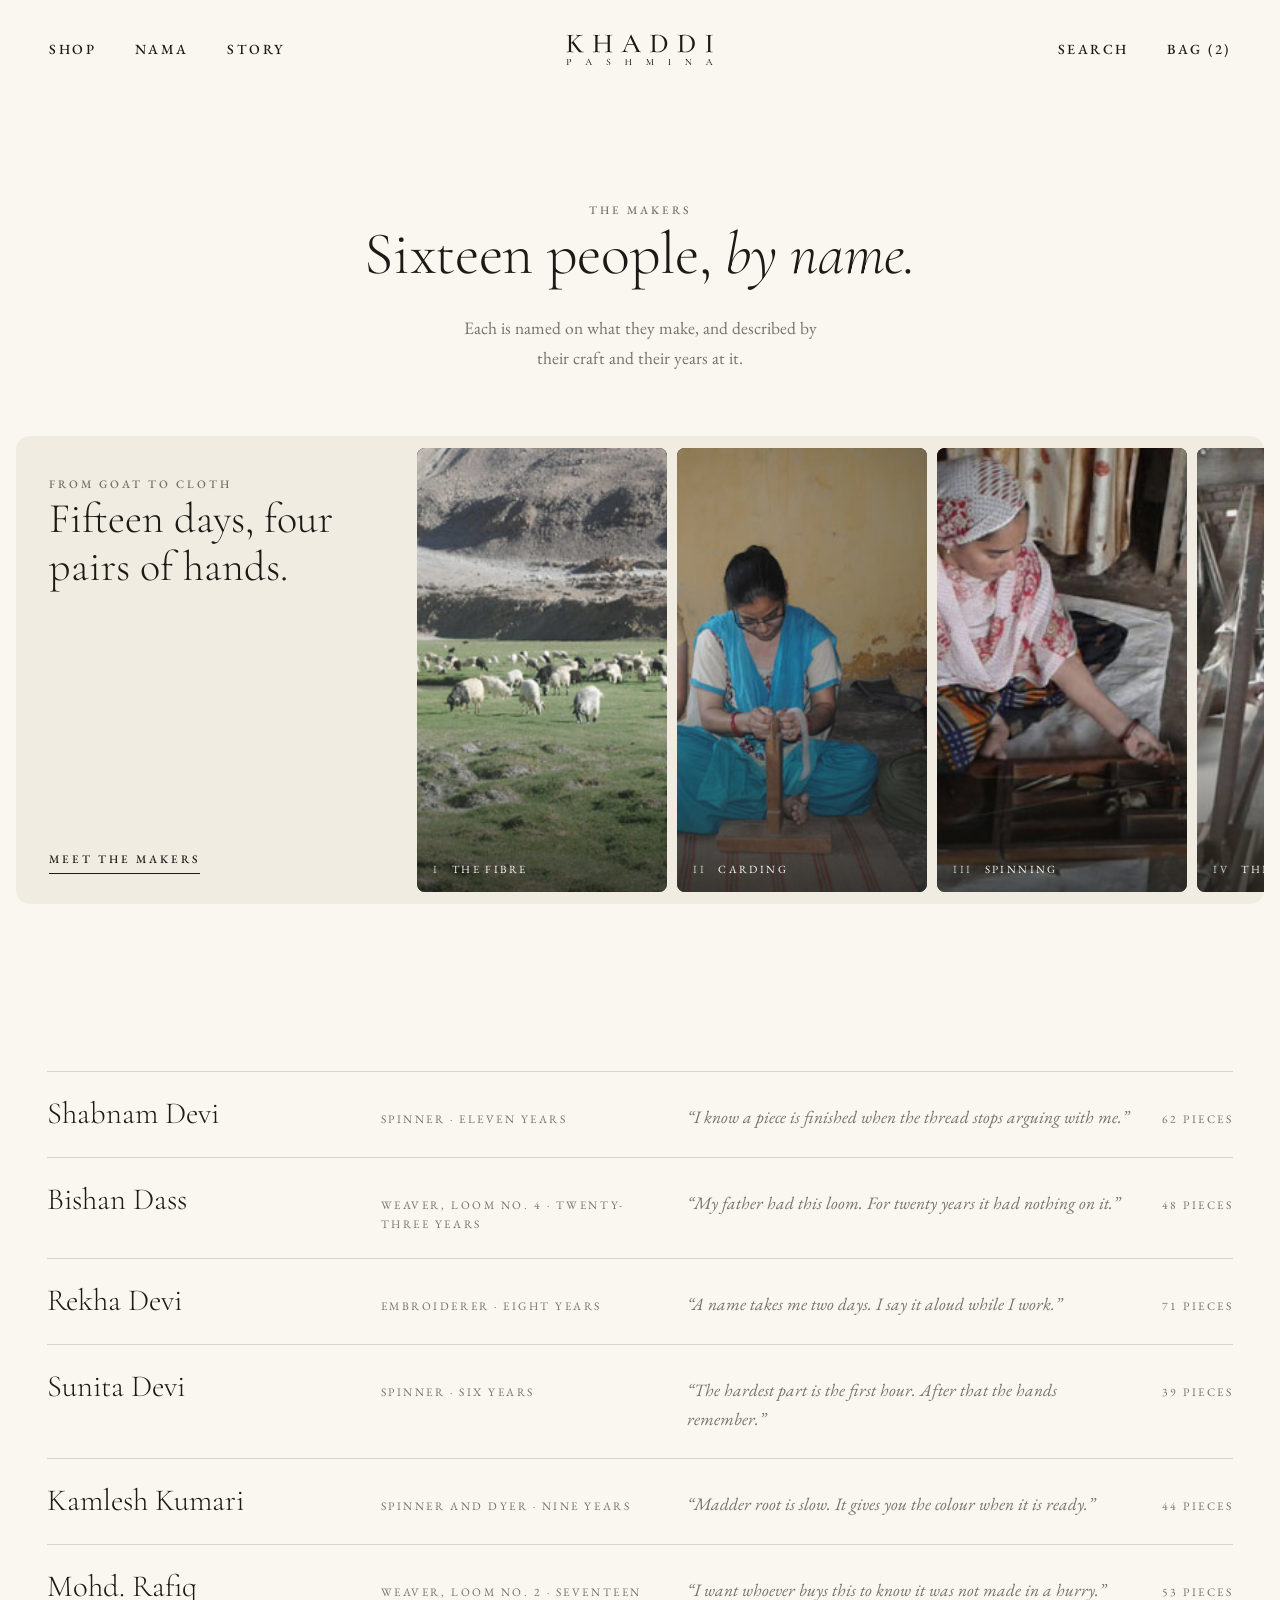
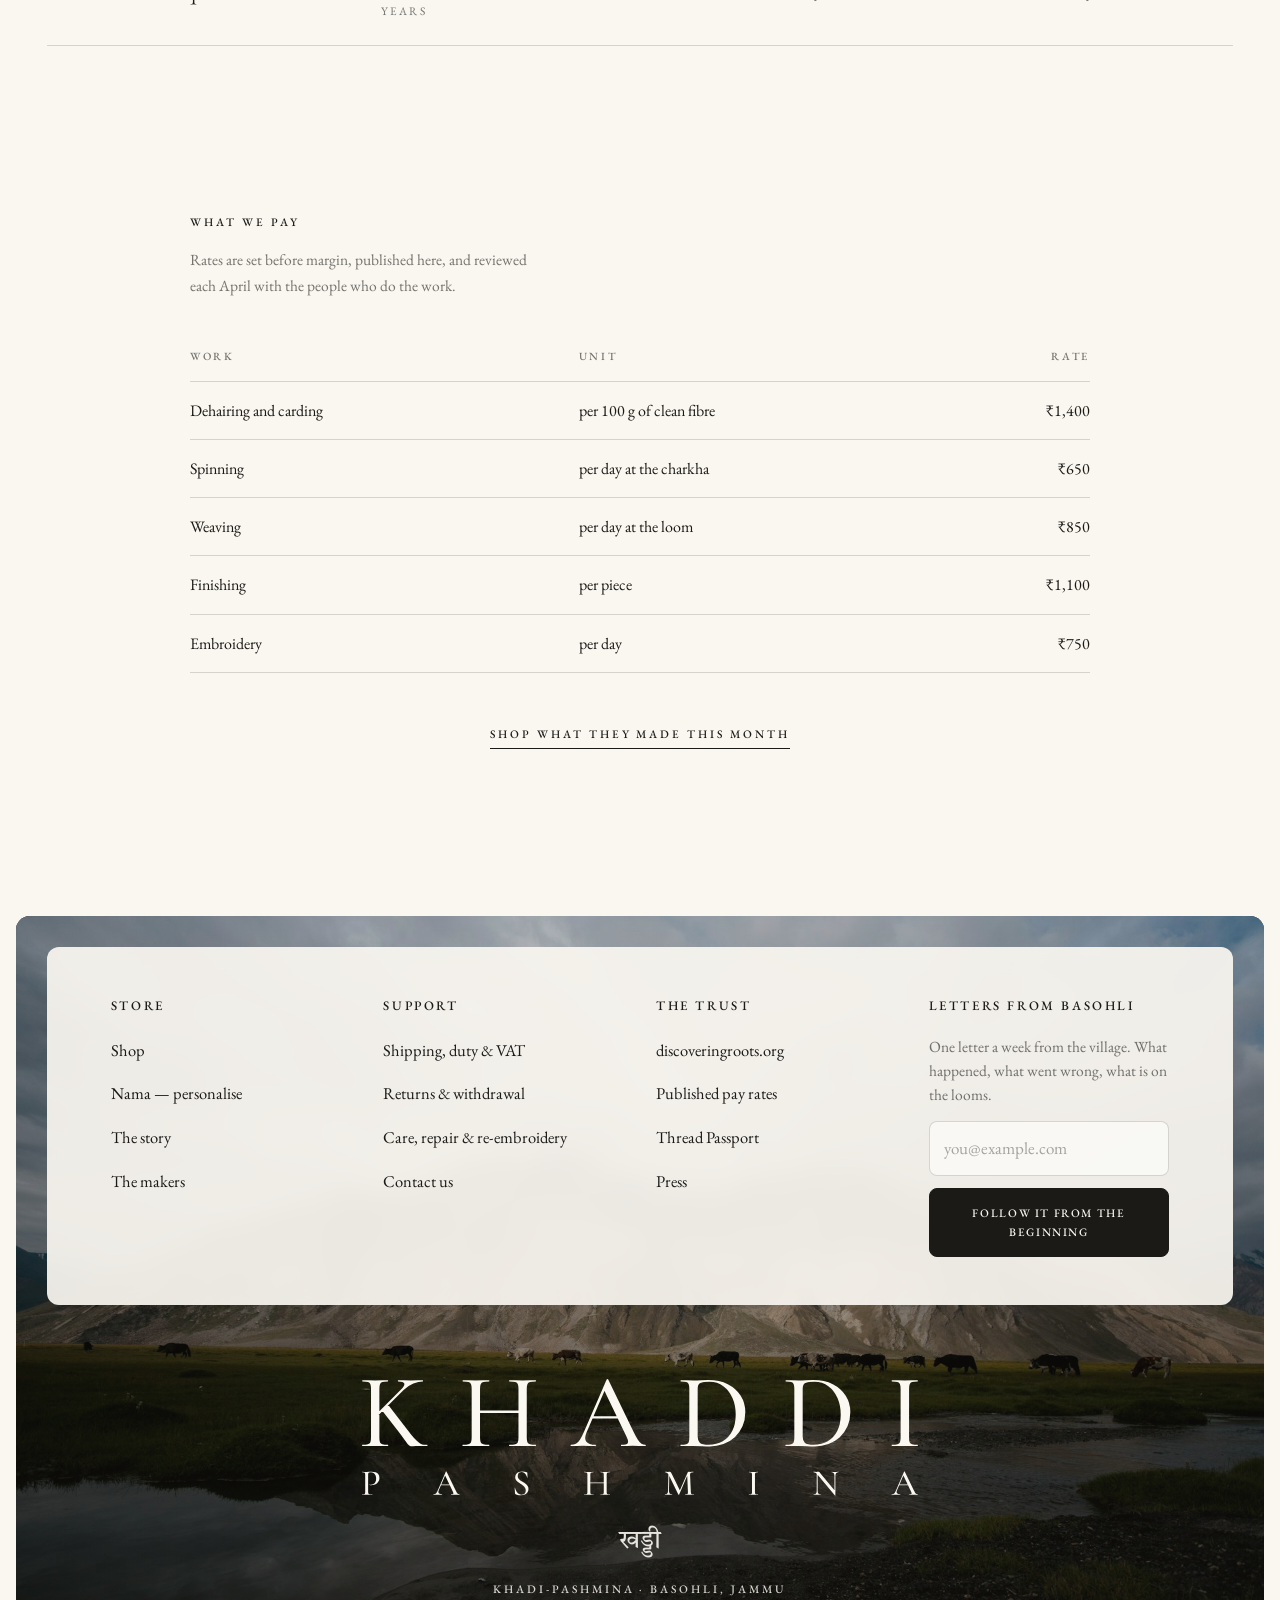
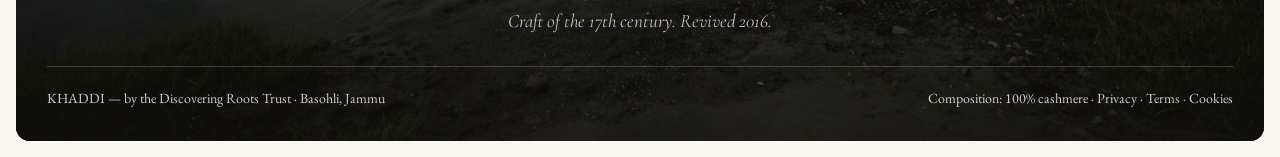
<file: makers.html>
<!DOCTYPE html>
<html lang="en">
<head>
<meta charset="utf-8">
<meta name="viewport" content="width=device-width, initial-scale=1">
<title>The makers — KHADDI PASHMINA</title>
<meta name="description" content="The spinners, weavers and embroiderers of the Basohli hub, by name.">
<link rel="icon" href="assets/logo/khaddi-pashmina.svg" type="image/svg+xml">
<link rel="preconnect" href="https://fonts.googleapis.com">
<link rel="preconnect" href="https://fonts.gstatic.com" crossorigin>
<link href="https://fonts.googleapis.com/css2?family=Cormorant+Garamond:ital,wght@0,300;0,400;0,500;1,300;1,400&family=EB+Garamond:ital,wght@0,400;0,500;1,400&family=Tiro+Devanagari+Hindi&family=Mrs+Saint+Delafield&display=swap" rel="stylesheet">
<link rel="stylesheet" href="assets/css/khaddi.css">
<script>document.documentElement.classList.add('js')</script>
</head>
<body>

<header class="site-header">
  <nav class="nav" aria-label="Primary"><a href="shop.html">Shop</a><a href="nama.html">Nama</a><a href="story.html">Story</a></nav>
  <details class="m-menu"><summary class="label" aria-label="Menu">Menu</summary><div class="sheet"><a href="shop.html">Shop</a><a href="nama.html">Nama</a><a href="story.html">Story</a><a href="makers.html">The makers</a><a href="passport.html">Thread Passport</a><a href="contact.html">Contact</a></div></details>
  <a class="logo" href="index.html" aria-label="KHADDI PASHMINA — home"><svg viewBox="0 0 531.1 113.8" role="img" aria-label="KHADDI PASHMINA"><path d="M10.43 57.45V11.15Q10.43 8.25 9.85 6.8Q9.27 5.35 7.53 4.8Q5.78 4.25 2.35 4.25Q2.1 4.25 2.1 3.65Q2.1 3.05 2.35 3.05Q4.84 3.05 7.9 3.2Q10.96 3.35 14.34 3.35Q17.98 3.35 21.01 3.2Q24.05 3.05 26.44 3.05Q26.68 3.05 26.68 3.65Q26.68 4.25 26.44 4.25Q23 4.25 21.28 4.85Q19.56 5.45 18.95 6.95Q18.35 8.45 18.35 11.35V57.45Q18.35 60.35 18.9 61.85Q19.46 63.35 21.2 63.85Q22.95 64.35 26.44 64.35Q26.73 64.35 26.73 64.95Q26.73 65.55 26.44 65.55Q23.95 65.55 20.96 65.45Q17.98 65.35 14.34 65.35Q10.96 65.35 7.83 65.45Q4.69 65.55 2.2 65.55Q2 65.55 2 64.95Q2 64.35 2.2 64.35Q5.68 64.35 7.45 63.85Q9.22 63.35 9.83 61.85Q10.43 60.35 10.43 57.45ZM35.9 51.05 20.72 31.51 26.63 26.39 41.43 45.62Q45.77 51.34 48.77 54.94Q51.78 58.55 53.82 60.52Q55.86 62.48 57.43 63.3Q58.99 64.12 60.45 64.24Q61.91 64.35 63.68 64.35Q63.98 64.35 63.98 64.95Q63.98 65.55 63.68 65.55Q59.22 65.55 56.52 65.55Q53.82 65.55 52.48 65.55Q51.42 65.55 50.67 65.63Q49.93 65.7 49.3 65.7Q47.94 65.7 47.05 65.2Q46.16 64.7 44.98 63.2Q43.79 61.7 41.7 58.8Q39.61 55.9 35.9 51.05ZM13.16 37.77 38.91 11.81Q42.66 8.06 41.99 6.16Q41.31 4.25 36.15 4.25Q35.9 4.25 35.9 3.65Q35.9 3.05 36.15 3.05Q38.68 3.05 41.29 3.2Q43.9 3.35 48.17 3.35Q52.36 3.35 54.8 3.2Q57.25 3.05 59.52 3.05Q59.82 3.05 59.82 3.65Q59.82 4.25 59.52 4.25Q55.58 4.25 50.63 6.22Q45.68 8.18 41.34 12.41L15.7 37.85ZM150.29 11.35Q150.29 8.45 149.71 6.95Q149.13 5.45 147.29 4.85Q145.45 4.25 141.66 4.25Q141.36 4.25 141.36 3.65Q141.36 3.05 141.66 3.05Q144.1 3.05 147.23 3.2Q150.36 3.35 154.3 3.35Q157.68 3.35 160.93 3.2Q164.18 3.05 166.61 3.05Q166.91 3.05 166.91 3.65Q166.91 4.25 166.61 4.25Q163.04 4.25 161.21 4.8Q159.37 5.35 158.76 6.8Q158.15 8.25 158.15 11.15V57.45Q158.15 60.35 158.76 61.85Q159.37 63.35 161.21 63.85Q163.04 64.35 166.61 64.35Q166.91 64.35 166.91 64.95Q166.91 65.55 166.61 65.55Q164.18 65.55 160.93 65.45Q157.68 65.35 154.3 65.35Q150.36 65.35 147.23 65.45Q144.1 65.55 141.66 65.55Q141.36 65.55 141.36 64.95Q141.36 64.35 141.66 64.35Q145.45 64.35 147.29 63.85Q149.13 63.35 149.71 61.85Q150.29 60.35 150.29 57.45ZM109.57 34.18V31.87H153.8V34.18ZM105.9 57.45V11.15Q105.9 8.25 105.29 6.8Q104.68 5.35 102.9 4.8Q101.11 4.25 97.55 4.25Q97.3 4.25 97.3 3.65Q97.3 3.05 97.55 3.05Q100.04 3.05 103.15 3.2Q106.26 3.35 109.63 3.35Q113.63 3.35 116.78 3.2Q119.94 3.05 122.45 3.05Q122.65 3.05 122.65 3.65Q122.65 4.25 122.45 4.25Q118.76 4.25 116.92 4.85Q115.08 5.45 114.45 6.95Q113.82 8.45 113.82 11.35V57.45Q113.82 60.35 114.42 61.85Q115.02 63.35 116.9 63.85Q118.78 64.35 122.45 64.35Q122.65 64.35 122.65 64.95Q122.65 65.55 122.45 65.55Q119.83 65.55 116.73 65.45Q113.63 65.35 109.63 65.35Q106.24 65.35 103.07 65.45Q99.89 65.55 97.4 65.55Q97.2 65.55 97.2 64.95Q97.2 64.35 97.4 64.35Q101.02 64.35 102.83 63.85Q104.65 63.35 105.28 61.85Q105.9 60.35 105.9 57.45ZM218.86 39.46 220.03 37.21H247.24L247.94 39.46ZM270.61 64.35Q271.05 64.35 271.05 64.95Q271.05 65.55 270.61 65.55Q267.72 65.55 264.63 65.35Q261.55 65.15 258.71 65.15Q255.48 65.15 253.11 65.35Q250.75 65.55 247.87 65.55Q247.47 65.55 247.47 64.95Q247.47 64.35 247.87 64.35Q252.79 64.35 253.88 62.79Q254.97 61.22 252.8 56.7L231.24 11.93L234.49 7.12L214.92 52.4Q212.33 58.45 214.66 61.4Q216.98 64.35 223.24 64.35Q223.74 64.35 223.74 64.95Q223.74 65.55 223.24 65.55Q220.24 65.55 217.74 65.35Q215.24 65.15 211.44 65.15Q207.76 65.15 205.52 65.35Q203.28 65.55 200.1 65.55Q199.7 65.55 199.7 64.95Q199.7 64.35 200.1 64.35Q202.8 64.35 204.78 63.29Q206.75 62.22 208.6 59.42Q210.44 56.61 212.66 51.45L233.92 2.32Q234.08 2.02 234.68 2Q235.29 1.98 235.39 2.32L259.4 51.85Q261.75 56.72 263.52 59.47Q265.3 62.22 266.99 63.29Q268.68 64.35 270.61 64.35ZM331.78 65.95Q328.8 65.95 324.38 65.65Q319.97 65.35 316.25 65.35Q312.86 65.35 309.73 65.45Q306.6 65.55 304.1 65.55Q303.9 65.55 303.9 64.95Q303.9 64.35 304.1 64.35Q307.58 64.35 309.36 63.85Q311.15 63.35 311.74 61.85Q312.33 60.35 312.33 57.45V11.15Q312.33 8.25 311.74 6.8Q311.15 5.35 309.43 4.8Q307.7 4.25 304.25 4.25Q304 4.25 304 3.65Q304 3.05 304.25 3.05Q306.74 3.05 309.8 3.2Q312.86 3.35 316.26 3.35Q319.67 3.35 323.61 3.1Q327.56 2.85 330.38 2.85Q340.94 2.85 348.81 6.85Q356.68 10.85 361.06 17.75Q365.44 24.65 365.44 33.25Q365.44 40.75 362.78 46.8Q360.12 52.85 355.45 57.1Q350.77 61.35 344.67 63.65Q338.57 65.95 331.78 65.95ZM330.78 64.2Q338.25 64.2 343.99 60.9Q349.73 57.59 353.03 51.15Q356.32 44.7 356.32 35.45Q356.32 26.79 353.26 19.81Q350.19 12.82 344.61 8.69Q339.03 4.56 331.32 4.56Q325.34 4.56 322.79 5.74Q320.25 6.92 320.25 11.35V56.35Q320.25 60.38 322.24 62.29Q324.24 64.2 330.78 64.2ZM431.38 65.95Q428.4 65.95 423.98 65.65Q419.57 65.35 415.85 65.35Q412.46 65.35 409.33 65.45Q406.2 65.55 403.7 65.55Q403.5 65.55 403.5 64.95Q403.5 64.35 403.7 64.35Q407.18 64.35 408.96 63.85Q410.75 63.35 411.34 61.85Q411.93 60.35 411.93 57.45V11.15Q411.93 8.25 411.34 6.8Q410.75 5.35 409.03 4.8Q407.3 4.25 403.85 4.25Q403.6 4.25 403.6 3.65Q403.6 3.05 403.85 3.05Q406.34 3.05 409.4 3.2Q412.46 3.35 415.86 3.35Q419.27 3.35 423.21 3.1Q427.16 2.85 429.98 2.85Q440.54 2.85 448.41 6.85Q456.28 10.85 460.66 17.75Q465.04 24.65 465.04 33.25Q465.04 40.75 462.38 46.8Q459.72 52.85 455.05 57.1Q450.37 61.35 444.27 63.65Q438.17 65.95 431.38 65.95ZM430.38 64.2Q437.85 64.2 443.59 60.9Q449.33 57.59 452.63 51.15Q455.92 44.7 455.92 35.45Q455.92 26.79 452.86 19.81Q449.79 12.82 444.21 8.69Q438.63 4.56 430.92 4.56Q424.94 4.56 422.39 5.74Q419.85 6.92 419.85 11.35V56.35Q419.85 60.38 421.84 62.29Q423.84 64.2 430.38 64.2ZM520.75 57.45Q520.75 60.35 521.3 61.85Q521.86 63.35 523.6 63.85Q525.35 64.35 528.84 64.35Q529.08 64.35 529.08 64.95Q529.08 65.55 528.84 65.55Q526.33 65.55 523.31 65.45Q520.29 65.35 516.64 65.35Q513.19 65.35 510.1 65.45Q507.01 65.55 504.5 65.55Q504.25 65.55 504.25 64.95Q504.25 64.35 504.52 64.35Q507.98 64.35 509.75 63.85Q511.52 63.35 512.13 61.85Q512.73 60.35 512.73 57.45V11.15Q512.73 8.25 512.14 6.8Q511.55 5.35 509.76 4.8Q507.98 4.25 504.5 4.25Q504.25 4.25 504.25 3.65Q504.25 3.05 504.5 3.05Q507.01 3.05 510.1 3.2Q513.19 3.35 516.64 3.35Q520.29 3.35 523.36 3.2Q526.44 3.05 528.84 3.05Q529.08 3.05 529.08 3.65Q529.08 4.25 528.84 4.25Q525.38 4.25 523.65 4.85Q521.93 5.45 521.34 6.95Q520.75 8.45 520.75 11.35ZM7.69 108.84Q7.69 109.89 7.95 110.43Q8.22 110.97 9.07 111.18Q9.92 111.39 11.6 111.39Q11.71 111.39 11.71 111.6Q11.71 111.81 11.6 111.81Q10.48 111.81 9.17 111.78Q7.86 111.74 6.32 111.74Q5.14 111.74 4.05 111.78Q2.96 111.81 2.09 111.81Q2 111.81 2 111.6Q2 111.39 2.09 111.39Q3.31 111.39 3.91 111.22Q4.51 111.04 4.71 110.52Q4.92 109.99 4.92 108.98V92.77Q4.92 91.76 4.71 91.25Q4.51 90.74 3.91 90.55Q3.31 90.36 2.09 90.36Q2 90.36 2 90.15Q2 89.94 2.09 89.94Q2.96 89.94 4.03 89.99Q5.1 90.04 6.28 90.04Q7.16 90.04 8.49 89.94Q9.82 89.83 11.12 89.83Q13.17 89.83 14.8 90.42Q16.43 91.01 17.4 92.27Q18.37 93.53 18.4 95.57Q18.43 97.4 17.75 98.73Q17.08 100.06 15.94 100.92Q14.8 101.79 13.43 102.22Q12.06 102.64 10.71 102.64Q10.3 102.64 9.86 102.61Q9.43 102.57 9.03 102.47Q8.9 102.43 8.95 102.21Q8.99 101.98 9.11 102.01Q9.41 102.08 9.75 102.12Q10.09 102.15 10.34 102.15Q11.64 102.15 12.77 101.52Q13.9 100.89 14.6 99.59Q15.3 98.28 15.3 96.32Q15.3 94.43 14.65 93.12Q14 91.81 12.85 91.12Q11.7 90.43 10.17 90.43Q9.2 90.43 8.66 90.58Q8.12 90.72 7.9 91.23Q7.69 91.74 7.69 92.84ZM76.2 102.68 76.61 101.89H86.13L86.38 102.68ZM94.31 111.39Q94.46 111.39 94.46 111.6Q94.46 111.81 94.31 111.81Q93.3 111.81 92.22 111.74Q91.14 111.67 90.15 111.67Q89.01 111.67 88.19 111.74Q87.36 111.81 86.35 111.81Q86.21 111.81 86.21 111.6Q86.21 111.39 86.35 111.39Q88.08 111.39 88.46 110.85Q88.84 110.3 88.08 108.72L80.53 93.05L81.67 91.36L74.82 107.21Q73.91 109.33 74.73 110.36Q75.54 111.39 77.73 111.39Q77.91 111.39 77.91 111.6Q77.91 111.81 77.73 111.81Q76.68 111.81 75.81 111.74Q74.93 111.67 73.6 111.67Q72.31 111.67 71.53 111.74Q70.75 111.81 69.63 111.81Q69.49 111.81 69.49 111.6Q69.49 111.39 69.63 111.39Q70.58 111.39 71.27 111.02Q71.96 110.65 72.61 109.67Q73.25 108.68 74.03 106.88L81.47 89.68Q81.52 89.58 81.74 89.57Q81.95 89.56 81.98 89.68L90.39 107.02Q91.21 108.72 91.83 109.68Q92.45 110.65 93.04 111.02Q93.63 111.39 94.31 111.39ZM149.61 93.86Q149.61 95.27 150.31 96.28Q151.01 97.3 152.13 98.09Q153.25 98.87 154.5 99.64Q155.81 100.42 157.01 101.29Q158.2 102.16 158.99 103.33Q159.78 104.5 159.78 106.18Q159.78 107.9 158.9 109.27Q158.02 110.64 156.39 111.44Q154.76 112.23 152.47 112.23Q151.57 112.23 150.65 112.08Q149.72 111.93 148.87 111.64Q148.02 111.36 147.33 110.95Q147.17 110.84 147.1 110.7Q147.02 110.56 147 110.28L146.67 105.28Q146.63 105.1 146.82 105.09Q147.02 105.07 147.05 105.21Q147.36 106.27 147.88 107.39Q148.39 108.52 149.14 109.45Q149.89 110.39 150.92 110.98Q151.95 111.57 153.3 111.57Q154.26 111.57 155.15 111.22Q156.04 110.88 156.61 110.04Q157.18 109.21 157.18 107.76Q157.18 106.08 156.43 104.93Q155.69 103.77 154.53 102.92Q153.38 102.07 152.1 101.3Q150.87 100.53 149.73 99.7Q148.6 98.88 147.89 97.77Q147.18 96.67 147.18 95.07Q147.18 93.19 148.17 91.97Q149.17 90.74 150.73 90.15Q152.3 89.55 153.95 89.55Q155.02 89.55 156.13 89.76Q157.25 89.97 158.18 90.36Q158.49 90.48 158.59 90.65Q158.7 90.81 158.7 91L158.87 95.36Q158.87 95.48 158.7 95.51Q158.52 95.53 158.47 95.41Q158.34 94.8 158 93.91Q157.66 93.02 157.06 92.17Q156.46 91.31 155.53 90.73Q154.6 90.15 153.27 90.15Q152.05 90.15 151.24 90.65Q150.42 91.16 150.02 91.99Q149.61 92.81 149.61 93.86ZM231.2 92.84Q231.2 91.83 230.99 91.3Q230.79 90.78 230.15 90.57Q229.5 90.36 228.18 90.36Q228.07 90.36 228.07 90.15Q228.07 89.94 228.18 89.94Q229.03 89.94 230.13 89.99Q231.22 90.04 232.6 90.04Q233.78 90.04 234.92 89.99Q236.06 89.94 236.91 89.94Q237.01 89.94 237.01 90.15Q237.01 90.36 236.91 90.36Q235.66 90.36 235.02 90.55Q234.37 90.74 234.16 91.25Q233.95 91.76 233.95 92.77V108.98Q233.95 109.99 234.16 110.52Q234.37 111.04 235.02 111.22Q235.66 111.39 236.91 111.39Q237.01 111.39 237.01 111.6Q237.01 111.81 236.91 111.81Q236.06 111.81 234.92 111.78Q233.78 111.74 232.6 111.74Q231.22 111.74 230.13 111.78Q229.03 111.81 228.18 111.81Q228.07 111.81 228.07 111.6Q228.07 111.39 228.18 111.39Q229.5 111.39 230.15 111.22Q230.79 111.04 230.99 110.52Q231.2 109.99 231.2 108.98ZM216.94 100.83V100.03H232.42V100.83ZM215.66 108.98V92.77Q215.66 91.76 215.45 91.25Q215.23 90.74 214.61 90.55Q213.98 90.36 212.73 90.36Q212.65 90.36 212.65 90.15Q212.65 89.94 212.73 89.94Q213.61 89.94 214.69 89.99Q215.78 90.04 216.96 90.04Q218.36 90.04 219.47 89.99Q220.57 89.94 221.45 89.94Q221.52 89.94 221.52 90.15Q221.52 90.36 221.45 90.36Q220.16 90.36 219.52 90.57Q218.87 90.78 218.65 91.3Q218.43 91.83 218.43 92.84V108.98Q218.43 109.99 218.64 110.52Q218.85 111.04 219.51 111.22Q220.17 111.39 221.45 111.39Q221.52 111.39 221.52 111.6Q221.52 111.81 221.45 111.81Q220.54 111.81 219.45 111.78Q218.36 111.74 216.96 111.74Q215.78 111.74 214.67 111.78Q213.56 111.81 212.68 111.81Q212.61 111.81 212.61 111.6Q212.61 111.39 212.68 111.39Q213.95 111.39 214.59 111.22Q215.22 111.04 215.44 110.52Q215.66 109.99 215.66 108.98ZM292.15 107.81 292.5 90.74 293.38 90.81 293.03 107.81Q293 109.63 293.69 110.51Q294.38 111.39 295.99 111.39Q296.07 111.39 296.07 111.6Q296.07 111.81 295.99 111.81Q295.22 111.81 294.4 111.78Q293.59 111.74 292.59 111.74Q291.63 111.74 290.8 111.78Q289.96 111.81 289.23 111.81Q289.14 111.81 289.14 111.6Q289.14 111.39 289.23 111.39Q290.68 111.39 291.4 110.51Q292.11 109.63 292.15 107.81ZM316.65 111.39Q316.74 111.39 316.74 111.6Q316.74 111.81 316.65 111.81Q315.78 111.81 314.69 111.78Q313.6 111.74 312.4 111.74Q311.22 111.74 310.22 111.78Q309.21 111.81 308.4 111.81Q308.31 111.81 308.31 111.6Q308.31 111.39 308.4 111.39Q310.1 111.39 310.59 110.94Q311.09 110.48 311 108.98L310.29 92.5L311.65 90.52L302.59 111.57Q302.56 111.71 302.32 111.71Q302.08 111.71 302.01 111.57L292.89 92.84Q291.68 90.36 289.48 90.36Q289.39 90.36 289.39 90.15Q289.39 89.94 289.48 89.94Q290.1 89.94 290.78 89.97Q291.47 90.01 291.94 90.01Q292.62 90.01 293.15 89.97Q293.69 89.94 293.98 89.94Q294.47 89.94 294.74 90.27Q295.02 90.6 295.59 91.76L303.53 107.9L302.24 110.13L310.66 90.81Q310.85 90.38 311.12 90.16Q311.38 89.94 311.71 89.94Q311.96 89.94 312.33 89.97Q312.7 90.01 313.18 90.01Q314.19 90.01 314.85 89.97Q315.51 89.94 316.21 89.94Q316.29 89.94 316.29 90.15Q316.29 90.36 316.21 90.36Q314.54 90.36 313.76 90.9Q312.97 91.44 313.03 92.88L313.77 108.98Q313.82 109.99 314.03 110.52Q314.24 111.04 314.85 111.22Q315.45 111.39 316.65 111.39ZM374.58 108.98Q374.58 109.99 374.78 110.52Q374.97 111.04 375.58 111.22Q376.19 111.39 377.41 111.39Q377.5 111.39 377.5 111.6Q377.5 111.81 377.41 111.81Q376.54 111.81 375.48 111.78Q374.42 111.74 373.14 111.74Q371.94 111.74 370.86 111.78Q369.77 111.81 368.9 111.81Q368.81 111.81 368.81 111.6Q368.81 111.39 368.9 111.39Q370.11 111.39 370.73 111.22Q371.35 111.04 371.57 110.52Q371.78 109.99 371.78 108.98V92.77Q371.78 91.76 371.57 91.25Q371.36 90.74 370.74 90.55Q370.11 90.36 368.9 90.36Q368.81 90.36 368.81 90.15Q368.81 89.94 368.9 89.94Q369.77 89.94 370.86 89.99Q371.94 90.04 373.14 90.04Q374.42 90.04 375.5 89.99Q376.57 89.94 377.41 89.94Q377.5 89.94 377.5 90.15Q377.5 90.36 377.41 90.36Q376.2 90.36 375.6 90.57Q375 90.78 374.79 91.3Q374.58 91.83 374.58 92.84ZM433.15 107.81V90.74L434.05 90.81V107.81Q434.05 109.63 434.72 110.51Q435.39 111.39 436.82 111.39Q436.91 111.39 436.91 111.6Q436.91 111.81 436.82 111.81Q436.1 111.81 435.34 111.78Q434.57 111.74 433.65 111.74Q432.72 111.74 431.85 111.78Q430.97 111.81 430.21 111.81Q430.12 111.81 430.12 111.6Q430.12 111.39 430.21 111.39Q431.75 111.39 432.45 110.51Q433.15 109.63 433.15 107.81ZM450.87 112.26Q450.87 112.35 450.7 112.37Q450.53 112.38 450.46 112.35L434 92.81Q432.77 91.37 431.87 90.87Q430.97 90.36 430.11 90.36Q430.02 90.36 430.02 90.15Q430.02 89.94 430.11 89.94Q430.75 89.94 431.43 89.97Q432.11 90.01 432.66 90.01Q433.5 90.01 434.19 89.97Q434.89 89.94 435.26 89.94Q435.71 89.94 435.91 90.34Q436.11 90.74 436.93 91.76L450.59 108.2ZM450.87 93.98V112.26L449.99 111.19V93.98Q449.99 92.16 449.33 91.26Q448.68 90.36 447.25 90.36Q447.18 90.36 447.18 90.15Q447.18 89.94 447.25 89.94Q447.99 89.94 448.75 89.99Q449.51 90.04 450.44 90.04Q451.3 90.04 452.16 89.99Q453.01 89.94 453.72 89.94Q453.81 89.94 453.81 90.15Q453.81 90.36 453.72 90.36Q452.26 90.36 451.56 91.26Q450.87 92.16 450.87 93.98ZM510.82 102.68 511.22 101.89H520.75L520.99 102.68ZM528.92 111.39Q529.08 111.39 529.08 111.6Q529.08 111.81 528.92 111.81Q527.91 111.81 526.83 111.74Q525.75 111.67 524.76 111.67Q523.63 111.67 522.8 111.74Q521.98 111.81 520.97 111.81Q520.83 111.81 520.83 111.6Q520.83 111.39 520.97 111.39Q522.69 111.39 523.07 110.85Q523.45 110.3 522.69 108.72L515.15 93.05L516.28 91.36L509.43 107.21Q508.53 109.33 509.34 110.36Q510.16 111.39 512.35 111.39Q512.52 111.39 512.52 111.6Q512.52 111.81 512.35 111.81Q511.3 111.81 510.42 111.74Q509.55 111.67 508.22 111.67Q506.93 111.67 506.14 111.74Q505.36 111.81 504.25 111.81Q504.11 111.81 504.11 111.6Q504.11 111.39 504.25 111.39Q505.19 111.39 505.88 111.02Q506.58 110.65 507.22 109.67Q507.86 108.68 508.64 106.88L516.08 89.68Q516.14 89.58 516.35 89.57Q516.56 89.56 516.6 89.68L525 107.02Q525.82 108.72 526.45 109.68Q527.07 110.65 527.66 111.02Q528.25 111.39 528.92 111.39Z"/></svg></a>
  <nav class="nav right" aria-label="Secondary"><a href="#">Search</a><a href="bag.html">Bag (2)</a></nav>
  <a class="bag" href="bag.html">Bag (2)</a>
</header>
<main>

  <div class="page-head">
    <p class="label soft">The makers</p>
    <h1 class="display">Sixteen people, <em>by name.</em></h1>
    <p>Each is named on what they make, and described by their craft and their years at it.</p>
  </div>
  
  <section class="strip bleed">
    <div class="side">
      <p class="label soft">From goat to cloth</p>
      <h2 class="title">Fifteen days, four pairs of hands.</h2>
      <a class="more" href="makers.html">Meet the makers</a>
    </div>
    <div class="track"><a class="tall" href="makers.html"><img src="assets/img/craft/goats.jpg" alt="The fibre" loading="lazy"><span><i>I</i>The fibre</span></a><a class="tall" href="makers.html"><img src="assets/img/craft/carding.jpg" alt="Carding" loading="lazy"><span><i>II</i>Carding</span></a><a class="tall" href="makers.html"><img src="assets/img/craft/charkha.jpg" alt="Spinning" loading="lazy"><span><i>III</i>Spinning</span></a><a class="tall" href="makers.html"><img src="assets/img/craft/loom.jpg" alt="The loom" loading="lazy"><span><i>IV</i>The loom</span></a><a class="tall" href="makers.html"><img src="assets/img/craft/weaver.jpg" alt="Weaving" loading="lazy"><span><i>V</i>Weaving</span></a><a class="tall" href="makers.html"><img src="assets/img/craft/embroidery.jpg" alt="Embroidery" loading="lazy"><span><i>VI</i>Embroidery</span></a><a class="tall" href="makers.html"><img src="assets/img/products/detail-tassel.jpg" alt="The finish" loading="lazy"><span><i>VII</i>The finish</span></a><a class="tall" href="makers.html"><img src="assets/img/products/worn-1.jpg" alt="Worn" loading="lazy"><span><i>VIII</i>Worn</span></a></div>
  </section>

  <section class="room">
    <ul class="index">
      <li><span class="n">Shabnam Devi</span><span class="c">Spinner · eleven years</span><span class="q">“I know a piece is finished when the thread stops arguing with me.”</span><span class="c">62 pieces</span></li>
      <li><span class="n">Bishan Dass</span><span class="c">Weaver, loom no. 4 · twenty-three years</span><span class="q">“My father had this loom. For twenty years it had nothing on it.”</span><span class="c">48 pieces</span></li>
      <li><span class="n">Rekha Devi</span><span class="c">Embroiderer · eight years</span><span class="q">“A name takes me two days. I say it aloud while I work.”</span><span class="c">71 pieces</span></li>
      <li><span class="n">Sunita Devi</span><span class="c">Spinner · six years</span><span class="q">“The hardest part is the first hour. After that the hands remember.”</span><span class="c">39 pieces</span></li>
      <li><span class="n">Kamlesh Kumari</span><span class="c">Spinner and dyer · nine years</span><span class="q">“Madder root is slow. It gives you the colour when it is ready.”</span><span class="c">44 pieces</span></li>
      <li><span class="n">Mohd. Rafiq</span><span class="c">Weaver, loom no. 2 · seventeen years</span><span class="q">“I want whoever buys this to know it was not made in a hurry.”</span><span class="c">53 pieces</span></li>
    </ul>
  </section>

  <section style="padding-bottom:0">
    <div style="max-width:900px;margin:0 auto">
      <p class="label">What we pay</p>
      <p class="small" style="margin:14px 0 34px;max-width:52ch">Rates are set before margin, published here, and reviewed each April with the people who do the work.</p>
      <table class="t">
        <thead><tr><th>Work</th><th>Unit</th><th>Rate</th></tr></thead>
        <tbody>
          <tr><td>Dehairing and carding</td><td>per 100 g of clean fibre</td><td>₹1,400</td></tr>
          <tr><td>Spinning</td><td>per day at the charkha</td><td>₹650</td></tr>
          <tr><td>Weaving</td><td>per day at the loom</td><td>₹850</td></tr>
          <tr><td>Finishing</td><td>per piece</td><td>₹1,100</td></tr>
          <tr><td>Embroidery</td><td>per day</td><td>₹750</td></tr>
        </tbody>
      </table>
      <p class="center" style="margin-top:44px"><a class="more" href="shop.html">Shop what they made this month</a></p>
    </div>
  </section>

</main>

<footer class="site-footer">
  <img src="assets/img/footer-valley.jpg" alt="" loading="lazy">
  <div class="foot">
    <div><h4>Store</h4><ul><li><a href="shop.html">Shop</a></li><li><a href="nama.html">Nama — personalise</a></li><li><a href="story.html">The story</a></li><li><a href="makers.html">The makers</a></li></ul></div>
    <div><h4>Support</h4><ul><li><a href="#">Shipping, duty &amp; VAT</a></li><li><a href="#">Returns &amp; withdrawal</a></li><li><a href="#">Care, repair &amp; re-embroidery</a></li><li><a href="contact.html">Contact us</a></li></ul></div>
    <div><h4>The trust</h4><ul><li><a href="#">discoveringroots.org</a></li><li><a href="makers.html">Published pay rates</a></li><li><a href="passport.html">Thread Passport</a></li><li><a href="#">Press</a></li></ul></div>
    <div><h4>Letters from Basohli</h4><p>One letter a week from the village. What happened, what went wrong, what is on the looms.</p><form class="form"><input class="field" type="email" placeholder="you@example.com" aria-label="Email"><button class="btn solid" type="button">Follow it from the beginning</button></form></div>
  </div>
  <div class="foot-mark">
    <a class="logo" href="index.html" aria-label="KHADDI PASHMINA"><svg viewBox="0 0 531.1 113.8" role="img" aria-label="KHADDI PASHMINA"><path d="M10.43 57.45V11.15Q10.43 8.25 9.85 6.8Q9.27 5.35 7.53 4.8Q5.78 4.25 2.35 4.25Q2.1 4.25 2.1 3.65Q2.1 3.05 2.35 3.05Q4.84 3.05 7.9 3.2Q10.96 3.35 14.34 3.35Q17.98 3.35 21.01 3.2Q24.05 3.05 26.44 3.05Q26.68 3.05 26.68 3.65Q26.68 4.25 26.44 4.25Q23 4.25 21.28 4.85Q19.56 5.45 18.95 6.95Q18.35 8.45 18.35 11.35V57.45Q18.35 60.35 18.9 61.85Q19.46 63.35 21.2 63.85Q22.95 64.35 26.44 64.35Q26.73 64.35 26.73 64.95Q26.73 65.55 26.44 65.55Q23.95 65.55 20.96 65.45Q17.98 65.35 14.34 65.35Q10.96 65.35 7.83 65.45Q4.69 65.55 2.2 65.55Q2 65.55 2 64.95Q2 64.35 2.2 64.35Q5.68 64.35 7.45 63.85Q9.22 63.35 9.83 61.85Q10.43 60.35 10.43 57.45ZM35.9 51.05 20.72 31.51 26.63 26.39 41.43 45.62Q45.77 51.34 48.77 54.94Q51.78 58.55 53.82 60.52Q55.86 62.48 57.43 63.3Q58.99 64.12 60.45 64.24Q61.91 64.35 63.68 64.35Q63.98 64.35 63.98 64.95Q63.98 65.55 63.68 65.55Q59.22 65.55 56.52 65.55Q53.82 65.55 52.48 65.55Q51.42 65.55 50.67 65.63Q49.93 65.7 49.3 65.7Q47.94 65.7 47.05 65.2Q46.16 64.7 44.98 63.2Q43.79 61.7 41.7 58.8Q39.61 55.9 35.9 51.05ZM13.16 37.77 38.91 11.81Q42.66 8.06 41.99 6.16Q41.31 4.25 36.15 4.25Q35.9 4.25 35.9 3.65Q35.9 3.05 36.15 3.05Q38.68 3.05 41.29 3.2Q43.9 3.35 48.17 3.35Q52.36 3.35 54.8 3.2Q57.25 3.05 59.52 3.05Q59.82 3.05 59.82 3.65Q59.82 4.25 59.52 4.25Q55.58 4.25 50.63 6.22Q45.68 8.18 41.34 12.41L15.7 37.85ZM150.29 11.35Q150.29 8.45 149.71 6.95Q149.13 5.45 147.29 4.85Q145.45 4.25 141.66 4.25Q141.36 4.25 141.36 3.65Q141.36 3.05 141.66 3.05Q144.1 3.05 147.23 3.2Q150.36 3.35 154.3 3.35Q157.68 3.35 160.93 3.2Q164.18 3.05 166.61 3.05Q166.91 3.05 166.91 3.65Q166.91 4.25 166.61 4.25Q163.04 4.25 161.21 4.8Q159.37 5.35 158.76 6.8Q158.15 8.25 158.15 11.15V57.45Q158.15 60.35 158.76 61.85Q159.37 63.35 161.21 63.85Q163.04 64.35 166.61 64.35Q166.91 64.35 166.91 64.95Q166.91 65.55 166.61 65.55Q164.18 65.55 160.93 65.45Q157.68 65.35 154.3 65.35Q150.36 65.35 147.23 65.45Q144.1 65.55 141.66 65.55Q141.36 65.55 141.36 64.95Q141.36 64.35 141.66 64.35Q145.45 64.35 147.29 63.85Q149.13 63.35 149.71 61.85Q150.29 60.35 150.29 57.45ZM109.57 34.18V31.87H153.8V34.18ZM105.9 57.45V11.15Q105.9 8.25 105.29 6.8Q104.68 5.35 102.9 4.8Q101.11 4.25 97.55 4.25Q97.3 4.25 97.3 3.65Q97.3 3.05 97.55 3.05Q100.04 3.05 103.15 3.2Q106.26 3.35 109.63 3.35Q113.63 3.35 116.78 3.2Q119.94 3.05 122.45 3.05Q122.65 3.05 122.65 3.65Q122.65 4.25 122.45 4.25Q118.76 4.25 116.92 4.85Q115.08 5.45 114.45 6.95Q113.82 8.45 113.82 11.35V57.45Q113.82 60.35 114.42 61.85Q115.02 63.35 116.9 63.85Q118.78 64.35 122.45 64.35Q122.65 64.35 122.65 64.95Q122.65 65.55 122.45 65.55Q119.83 65.55 116.73 65.45Q113.63 65.35 109.63 65.35Q106.24 65.35 103.07 65.45Q99.89 65.55 97.4 65.55Q97.2 65.55 97.2 64.95Q97.2 64.35 97.4 64.35Q101.02 64.35 102.83 63.85Q104.65 63.35 105.28 61.85Q105.9 60.35 105.9 57.45ZM218.86 39.46 220.03 37.21H247.24L247.94 39.46ZM270.61 64.35Q271.05 64.35 271.05 64.95Q271.05 65.55 270.61 65.55Q267.72 65.55 264.63 65.35Q261.55 65.15 258.71 65.15Q255.48 65.15 253.11 65.35Q250.75 65.55 247.87 65.55Q247.47 65.55 247.47 64.95Q247.47 64.35 247.87 64.35Q252.79 64.35 253.88 62.79Q254.97 61.22 252.8 56.7L231.24 11.93L234.49 7.12L214.92 52.4Q212.33 58.45 214.66 61.4Q216.98 64.35 223.24 64.35Q223.74 64.35 223.74 64.95Q223.74 65.55 223.24 65.55Q220.24 65.55 217.74 65.35Q215.24 65.15 211.44 65.15Q207.76 65.15 205.52 65.35Q203.28 65.55 200.1 65.55Q199.7 65.55 199.7 64.95Q199.7 64.35 200.1 64.35Q202.8 64.35 204.78 63.29Q206.75 62.22 208.6 59.42Q210.44 56.61 212.66 51.45L233.92 2.32Q234.08 2.02 234.68 2Q235.29 1.98 235.39 2.32L259.4 51.85Q261.75 56.72 263.52 59.47Q265.3 62.22 266.99 63.29Q268.68 64.35 270.61 64.35ZM331.78 65.95Q328.8 65.95 324.38 65.65Q319.97 65.35 316.25 65.35Q312.86 65.35 309.73 65.45Q306.6 65.55 304.1 65.55Q303.9 65.55 303.9 64.95Q303.9 64.35 304.1 64.35Q307.58 64.35 309.36 63.85Q311.15 63.35 311.74 61.85Q312.33 60.35 312.33 57.45V11.15Q312.33 8.25 311.74 6.8Q311.15 5.35 309.43 4.8Q307.7 4.25 304.25 4.25Q304 4.25 304 3.65Q304 3.05 304.25 3.05Q306.74 3.05 309.8 3.2Q312.86 3.35 316.26 3.35Q319.67 3.35 323.61 3.1Q327.56 2.85 330.38 2.85Q340.94 2.85 348.81 6.85Q356.68 10.85 361.06 17.75Q365.44 24.65 365.44 33.25Q365.44 40.75 362.78 46.8Q360.12 52.85 355.45 57.1Q350.77 61.35 344.67 63.65Q338.57 65.95 331.78 65.95ZM330.78 64.2Q338.25 64.2 343.99 60.9Q349.73 57.59 353.03 51.15Q356.32 44.7 356.32 35.45Q356.32 26.79 353.26 19.81Q350.19 12.82 344.61 8.69Q339.03 4.56 331.32 4.56Q325.34 4.56 322.79 5.74Q320.25 6.92 320.25 11.35V56.35Q320.25 60.38 322.24 62.29Q324.24 64.2 330.78 64.2ZM431.38 65.95Q428.4 65.95 423.98 65.65Q419.57 65.35 415.85 65.35Q412.46 65.35 409.33 65.45Q406.2 65.55 403.7 65.55Q403.5 65.55 403.5 64.95Q403.5 64.35 403.7 64.35Q407.18 64.35 408.96 63.85Q410.75 63.35 411.34 61.85Q411.93 60.35 411.93 57.45V11.15Q411.93 8.25 411.34 6.8Q410.75 5.35 409.03 4.8Q407.3 4.25 403.85 4.25Q403.6 4.25 403.6 3.65Q403.6 3.05 403.85 3.05Q406.34 3.05 409.4 3.2Q412.46 3.35 415.86 3.35Q419.27 3.35 423.21 3.1Q427.16 2.85 429.98 2.85Q440.54 2.85 448.41 6.85Q456.28 10.85 460.66 17.75Q465.04 24.65 465.04 33.25Q465.04 40.75 462.38 46.8Q459.72 52.85 455.05 57.1Q450.37 61.35 444.27 63.65Q438.17 65.95 431.38 65.95ZM430.38 64.2Q437.85 64.2 443.59 60.9Q449.33 57.59 452.63 51.15Q455.92 44.7 455.92 35.45Q455.92 26.79 452.86 19.81Q449.79 12.82 444.21 8.69Q438.63 4.56 430.92 4.56Q424.94 4.56 422.39 5.74Q419.85 6.92 419.85 11.35V56.35Q419.85 60.38 421.84 62.29Q423.84 64.2 430.38 64.2ZM520.75 57.45Q520.75 60.35 521.3 61.85Q521.86 63.35 523.6 63.85Q525.35 64.35 528.84 64.35Q529.08 64.35 529.08 64.95Q529.08 65.55 528.84 65.55Q526.33 65.55 523.31 65.45Q520.29 65.35 516.64 65.35Q513.19 65.35 510.1 65.45Q507.01 65.55 504.5 65.55Q504.25 65.55 504.25 64.95Q504.25 64.35 504.52 64.35Q507.98 64.35 509.75 63.85Q511.52 63.35 512.13 61.85Q512.73 60.35 512.73 57.45V11.15Q512.73 8.25 512.14 6.8Q511.55 5.35 509.76 4.8Q507.98 4.25 504.5 4.25Q504.25 4.25 504.25 3.65Q504.25 3.05 504.5 3.05Q507.01 3.05 510.1 3.2Q513.19 3.35 516.64 3.35Q520.29 3.35 523.36 3.2Q526.44 3.05 528.84 3.05Q529.08 3.05 529.08 3.65Q529.08 4.25 528.84 4.25Q525.38 4.25 523.65 4.85Q521.93 5.45 521.34 6.95Q520.75 8.45 520.75 11.35ZM7.69 108.84Q7.69 109.89 7.95 110.43Q8.22 110.97 9.07 111.18Q9.92 111.39 11.6 111.39Q11.71 111.39 11.71 111.6Q11.71 111.81 11.6 111.81Q10.48 111.81 9.17 111.78Q7.86 111.74 6.32 111.74Q5.14 111.74 4.05 111.78Q2.96 111.81 2.09 111.81Q2 111.81 2 111.6Q2 111.39 2.09 111.39Q3.31 111.39 3.91 111.22Q4.51 111.04 4.71 110.52Q4.92 109.99 4.92 108.98V92.77Q4.92 91.76 4.71 91.25Q4.51 90.74 3.91 90.55Q3.31 90.36 2.09 90.36Q2 90.36 2 90.15Q2 89.94 2.09 89.94Q2.96 89.94 4.03 89.99Q5.1 90.04 6.28 90.04Q7.16 90.04 8.49 89.94Q9.82 89.83 11.12 89.83Q13.17 89.83 14.8 90.42Q16.43 91.01 17.4 92.27Q18.37 93.53 18.4 95.57Q18.43 97.4 17.75 98.73Q17.08 100.06 15.94 100.92Q14.8 101.79 13.43 102.22Q12.06 102.64 10.71 102.64Q10.3 102.64 9.86 102.61Q9.43 102.57 9.03 102.47Q8.9 102.43 8.95 102.21Q8.99 101.98 9.11 102.01Q9.41 102.08 9.75 102.12Q10.09 102.15 10.34 102.15Q11.64 102.15 12.77 101.52Q13.9 100.89 14.6 99.59Q15.3 98.28 15.3 96.32Q15.3 94.43 14.65 93.12Q14 91.81 12.85 91.12Q11.7 90.43 10.17 90.43Q9.2 90.43 8.66 90.58Q8.12 90.72 7.9 91.23Q7.69 91.74 7.69 92.84ZM76.2 102.68 76.61 101.89H86.13L86.38 102.68ZM94.31 111.39Q94.46 111.39 94.46 111.6Q94.46 111.81 94.31 111.81Q93.3 111.81 92.22 111.74Q91.14 111.67 90.15 111.67Q89.01 111.67 88.19 111.74Q87.36 111.81 86.35 111.81Q86.21 111.81 86.21 111.6Q86.21 111.39 86.35 111.39Q88.08 111.39 88.46 110.85Q88.84 110.3 88.08 108.72L80.53 93.05L81.67 91.36L74.82 107.21Q73.91 109.33 74.73 110.36Q75.54 111.39 77.73 111.39Q77.91 111.39 77.91 111.6Q77.91 111.81 77.73 111.81Q76.68 111.81 75.81 111.74Q74.93 111.67 73.6 111.67Q72.31 111.67 71.53 111.74Q70.75 111.81 69.63 111.81Q69.49 111.81 69.49 111.6Q69.49 111.39 69.63 111.39Q70.58 111.39 71.27 111.02Q71.96 110.65 72.61 109.67Q73.25 108.68 74.03 106.88L81.47 89.68Q81.52 89.58 81.74 89.57Q81.95 89.56 81.98 89.68L90.39 107.02Q91.21 108.72 91.83 109.68Q92.45 110.65 93.04 111.02Q93.63 111.39 94.31 111.39ZM149.61 93.86Q149.61 95.27 150.31 96.28Q151.01 97.3 152.13 98.09Q153.25 98.87 154.5 99.64Q155.81 100.42 157.01 101.29Q158.2 102.16 158.99 103.33Q159.78 104.5 159.78 106.18Q159.78 107.9 158.9 109.27Q158.02 110.64 156.39 111.44Q154.76 112.23 152.47 112.23Q151.57 112.23 150.65 112.08Q149.72 111.93 148.87 111.64Q148.02 111.36 147.33 110.95Q147.17 110.84 147.1 110.7Q147.02 110.56 147 110.28L146.67 105.28Q146.63 105.1 146.82 105.09Q147.02 105.07 147.05 105.21Q147.36 106.27 147.88 107.39Q148.39 108.52 149.14 109.45Q149.89 110.39 150.92 110.98Q151.95 111.57 153.3 111.57Q154.26 111.57 155.15 111.22Q156.04 110.88 156.61 110.04Q157.18 109.21 157.18 107.76Q157.18 106.08 156.43 104.93Q155.69 103.77 154.53 102.92Q153.38 102.07 152.1 101.3Q150.87 100.53 149.73 99.7Q148.6 98.88 147.89 97.77Q147.18 96.67 147.18 95.07Q147.18 93.19 148.17 91.97Q149.17 90.74 150.73 90.15Q152.3 89.55 153.95 89.55Q155.02 89.55 156.13 89.76Q157.25 89.97 158.18 90.36Q158.49 90.48 158.59 90.65Q158.7 90.81 158.7 91L158.87 95.36Q158.87 95.48 158.7 95.51Q158.52 95.53 158.47 95.41Q158.34 94.8 158 93.91Q157.66 93.02 157.06 92.17Q156.46 91.31 155.53 90.73Q154.6 90.15 153.27 90.15Q152.05 90.15 151.24 90.65Q150.42 91.16 150.02 91.99Q149.61 92.81 149.61 93.86ZM231.2 92.84Q231.2 91.83 230.99 91.3Q230.79 90.78 230.15 90.57Q229.5 90.36 228.18 90.36Q228.07 90.36 228.07 90.15Q228.07 89.94 228.18 89.94Q229.03 89.94 230.13 89.99Q231.22 90.04 232.6 90.04Q233.78 90.04 234.92 89.99Q236.06 89.94 236.91 89.94Q237.01 89.94 237.01 90.15Q237.01 90.36 236.91 90.36Q235.66 90.36 235.02 90.55Q234.37 90.74 234.16 91.25Q233.95 91.76 233.95 92.77V108.98Q233.95 109.99 234.16 110.52Q234.37 111.04 235.02 111.22Q235.66 111.39 236.91 111.39Q237.01 111.39 237.01 111.6Q237.01 111.81 236.91 111.81Q236.06 111.81 234.92 111.78Q233.78 111.74 232.6 111.74Q231.22 111.74 230.13 111.78Q229.03 111.81 228.18 111.81Q228.07 111.81 228.07 111.6Q228.07 111.39 228.18 111.39Q229.5 111.39 230.15 111.22Q230.79 111.04 230.99 110.52Q231.2 109.99 231.2 108.98ZM216.94 100.83V100.03H232.42V100.83ZM215.66 108.98V92.77Q215.66 91.76 215.45 91.25Q215.23 90.74 214.61 90.55Q213.98 90.36 212.73 90.36Q212.65 90.36 212.65 90.15Q212.65 89.94 212.73 89.94Q213.61 89.94 214.69 89.99Q215.78 90.04 216.96 90.04Q218.36 90.04 219.47 89.99Q220.57 89.94 221.45 89.94Q221.52 89.94 221.52 90.15Q221.52 90.36 221.45 90.36Q220.16 90.36 219.52 90.57Q218.87 90.78 218.65 91.3Q218.43 91.83 218.43 92.84V108.98Q218.43 109.99 218.64 110.52Q218.85 111.04 219.51 111.22Q220.17 111.39 221.45 111.39Q221.52 111.39 221.52 111.6Q221.52 111.81 221.45 111.81Q220.54 111.81 219.45 111.78Q218.36 111.74 216.96 111.74Q215.78 111.74 214.67 111.78Q213.56 111.81 212.68 111.81Q212.61 111.81 212.61 111.6Q212.61 111.39 212.68 111.39Q213.95 111.39 214.59 111.22Q215.22 111.04 215.44 110.52Q215.66 109.99 215.66 108.98ZM292.15 107.81 292.5 90.74 293.38 90.81 293.03 107.81Q293 109.63 293.69 110.51Q294.38 111.39 295.99 111.39Q296.07 111.39 296.07 111.6Q296.07 111.81 295.99 111.81Q295.22 111.81 294.4 111.78Q293.59 111.74 292.59 111.74Q291.63 111.74 290.8 111.78Q289.96 111.81 289.23 111.81Q289.14 111.81 289.14 111.6Q289.14 111.39 289.23 111.39Q290.68 111.39 291.4 110.51Q292.11 109.63 292.15 107.81ZM316.65 111.39Q316.74 111.39 316.74 111.6Q316.74 111.81 316.65 111.81Q315.78 111.81 314.69 111.78Q313.6 111.74 312.4 111.74Q311.22 111.74 310.22 111.78Q309.21 111.81 308.4 111.81Q308.31 111.81 308.31 111.6Q308.31 111.39 308.4 111.39Q310.1 111.39 310.59 110.94Q311.09 110.48 311 108.98L310.29 92.5L311.65 90.52L302.59 111.57Q302.56 111.71 302.32 111.71Q302.08 111.71 302.01 111.57L292.89 92.84Q291.68 90.36 289.48 90.36Q289.39 90.36 289.39 90.15Q289.39 89.94 289.48 89.94Q290.1 89.94 290.78 89.97Q291.47 90.01 291.94 90.01Q292.62 90.01 293.15 89.97Q293.69 89.94 293.98 89.94Q294.47 89.94 294.74 90.27Q295.02 90.6 295.59 91.76L303.53 107.9L302.24 110.13L310.66 90.81Q310.85 90.38 311.12 90.16Q311.38 89.94 311.71 89.94Q311.96 89.94 312.33 89.97Q312.7 90.01 313.18 90.01Q314.19 90.01 314.85 89.97Q315.51 89.94 316.21 89.94Q316.29 89.94 316.29 90.15Q316.29 90.36 316.21 90.36Q314.54 90.36 313.76 90.9Q312.97 91.44 313.03 92.88L313.77 108.98Q313.82 109.99 314.03 110.52Q314.24 111.04 314.85 111.22Q315.45 111.39 316.65 111.39ZM374.58 108.98Q374.58 109.99 374.78 110.52Q374.97 111.04 375.58 111.22Q376.19 111.39 377.41 111.39Q377.5 111.39 377.5 111.6Q377.5 111.81 377.41 111.81Q376.54 111.81 375.48 111.78Q374.42 111.74 373.14 111.74Q371.94 111.74 370.86 111.78Q369.77 111.81 368.9 111.81Q368.81 111.81 368.81 111.6Q368.81 111.39 368.9 111.39Q370.11 111.39 370.73 111.22Q371.35 111.04 371.57 110.52Q371.78 109.99 371.78 108.98V92.77Q371.78 91.76 371.57 91.25Q371.36 90.74 370.74 90.55Q370.11 90.36 368.9 90.36Q368.81 90.36 368.81 90.15Q368.81 89.94 368.9 89.94Q369.77 89.94 370.86 89.99Q371.94 90.04 373.14 90.04Q374.42 90.04 375.5 89.99Q376.57 89.94 377.41 89.94Q377.5 89.94 377.5 90.15Q377.5 90.36 377.41 90.36Q376.2 90.36 375.6 90.57Q375 90.78 374.79 91.3Q374.58 91.83 374.58 92.84ZM433.15 107.81V90.74L434.05 90.81V107.81Q434.05 109.63 434.72 110.51Q435.39 111.39 436.82 111.39Q436.91 111.39 436.91 111.6Q436.91 111.81 436.82 111.81Q436.1 111.81 435.34 111.78Q434.57 111.74 433.65 111.74Q432.72 111.74 431.85 111.78Q430.97 111.81 430.21 111.81Q430.12 111.81 430.12 111.6Q430.12 111.39 430.21 111.39Q431.75 111.39 432.45 110.51Q433.15 109.63 433.15 107.81ZM450.87 112.26Q450.87 112.35 450.7 112.37Q450.53 112.38 450.46 112.35L434 92.81Q432.77 91.37 431.87 90.87Q430.97 90.36 430.11 90.36Q430.02 90.36 430.02 90.15Q430.02 89.94 430.11 89.94Q430.75 89.94 431.43 89.97Q432.11 90.01 432.66 90.01Q433.5 90.01 434.19 89.97Q434.89 89.94 435.26 89.94Q435.71 89.94 435.91 90.34Q436.11 90.74 436.93 91.76L450.59 108.2ZM450.87 93.98V112.26L449.99 111.19V93.98Q449.99 92.16 449.33 91.26Q448.68 90.36 447.25 90.36Q447.18 90.36 447.18 90.15Q447.18 89.94 447.25 89.94Q447.99 89.94 448.75 89.99Q449.51 90.04 450.44 90.04Q451.3 90.04 452.16 89.99Q453.01 89.94 453.72 89.94Q453.81 89.94 453.81 90.15Q453.81 90.36 453.72 90.36Q452.26 90.36 451.56 91.26Q450.87 92.16 450.87 93.98ZM510.82 102.68 511.22 101.89H520.75L520.99 102.68ZM528.92 111.39Q529.08 111.39 529.08 111.6Q529.08 111.81 528.92 111.81Q527.91 111.81 526.83 111.74Q525.75 111.67 524.76 111.67Q523.63 111.67 522.8 111.74Q521.98 111.81 520.97 111.81Q520.83 111.81 520.83 111.6Q520.83 111.39 520.97 111.39Q522.69 111.39 523.07 110.85Q523.45 110.3 522.69 108.72L515.15 93.05L516.28 91.36L509.43 107.21Q508.53 109.33 509.34 110.36Q510.16 111.39 512.35 111.39Q512.52 111.39 512.52 111.6Q512.52 111.81 512.35 111.81Q511.3 111.81 510.42 111.74Q509.55 111.67 508.22 111.67Q506.93 111.67 506.14 111.74Q505.36 111.81 504.25 111.81Q504.11 111.81 504.11 111.6Q504.11 111.39 504.25 111.39Q505.19 111.39 505.88 111.02Q506.58 110.65 507.22 109.67Q507.86 108.68 508.64 106.88L516.08 89.68Q516.14 89.58 516.35 89.57Q516.56 89.56 516.6 89.68L525 107.02Q525.82 108.72 526.45 109.68Q527.07 110.65 527.66 111.02Q528.25 111.39 528.92 111.39Z"/></svg></a>
    <p class="deva">खड्डी</p>
    <p class="label">Khadi-Pashmina · Basohli, Jammu</p>
    <p class="date">Craft of the 17th century. Revived 2016.</p>
  </div>
  <div class="colophon"><span>KHADDI — by the Discovering Roots Trust · Basohli, Jammu</span><span>Composition: 100% cashmere · Privacy · Terms · Cookies</span></div>
</footer>
<script src="assets/js/reveal.js" defer></script>
</body>
</html>
</file>
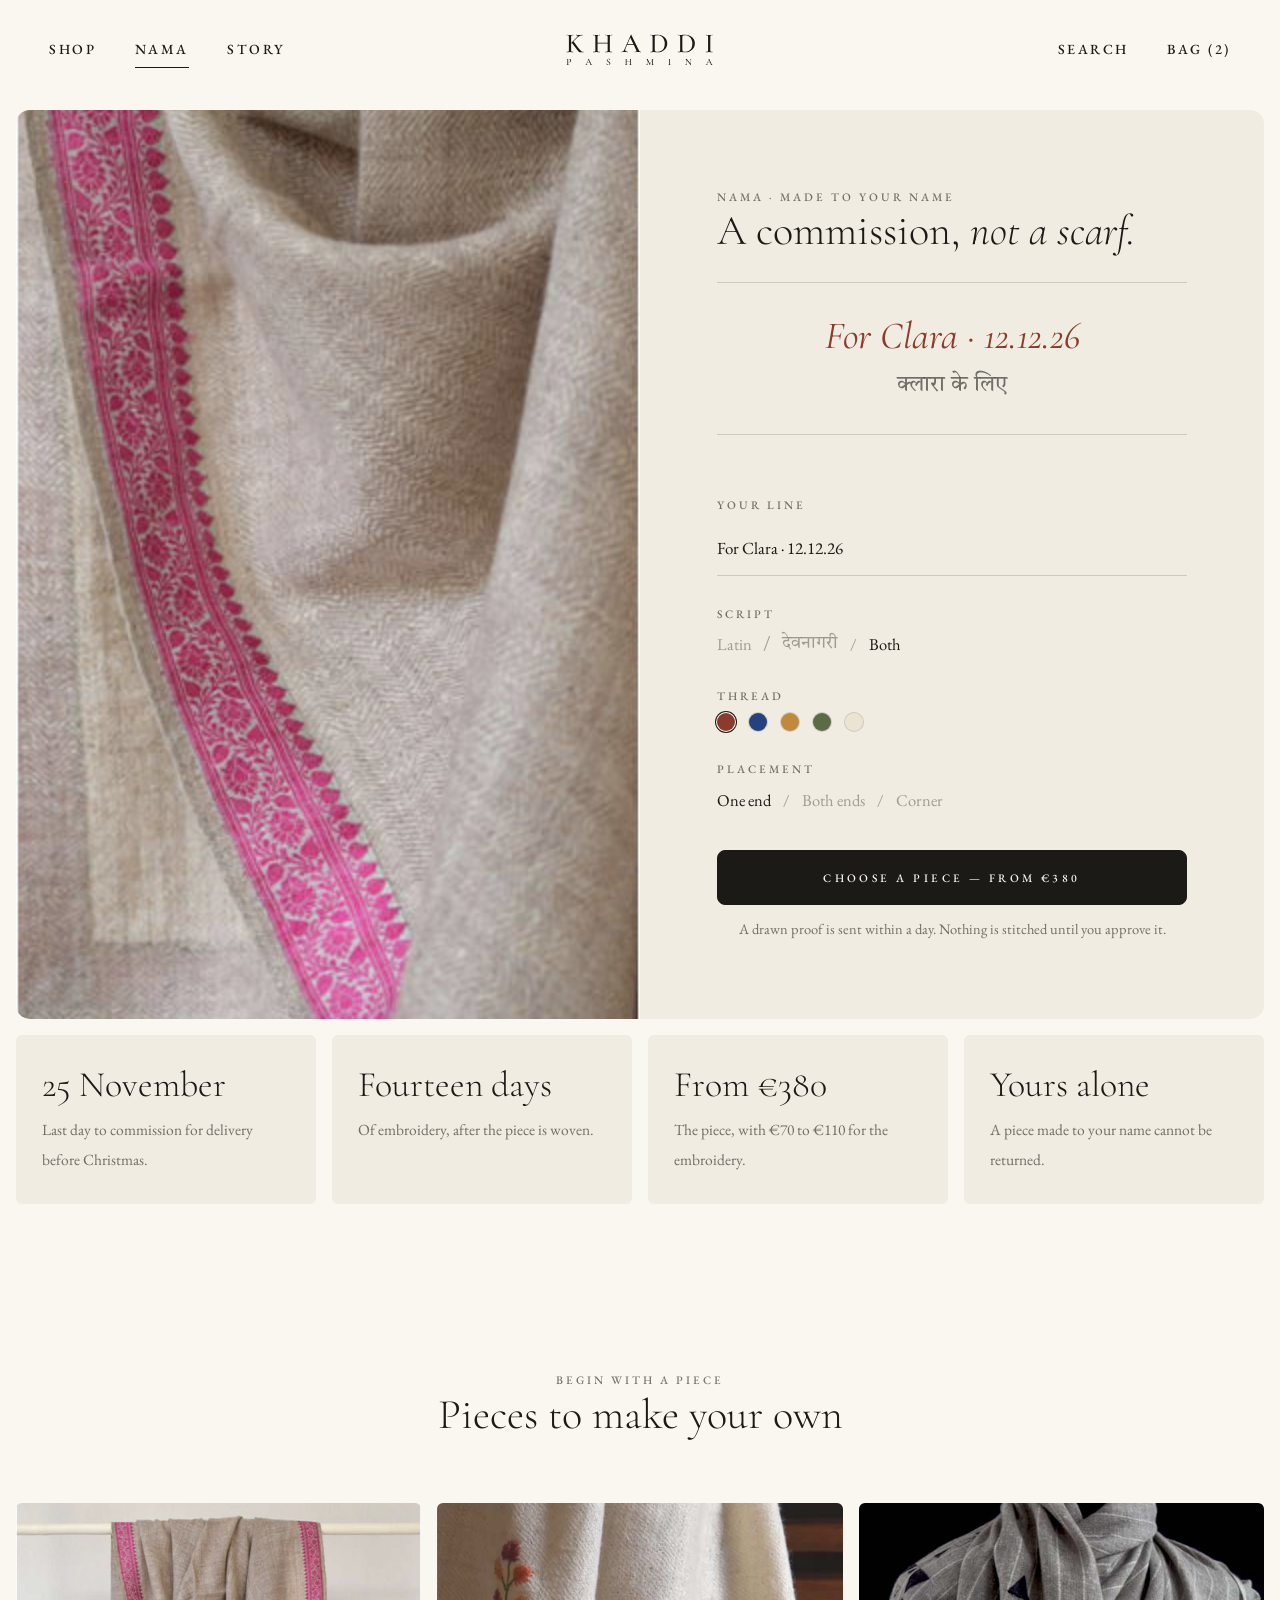
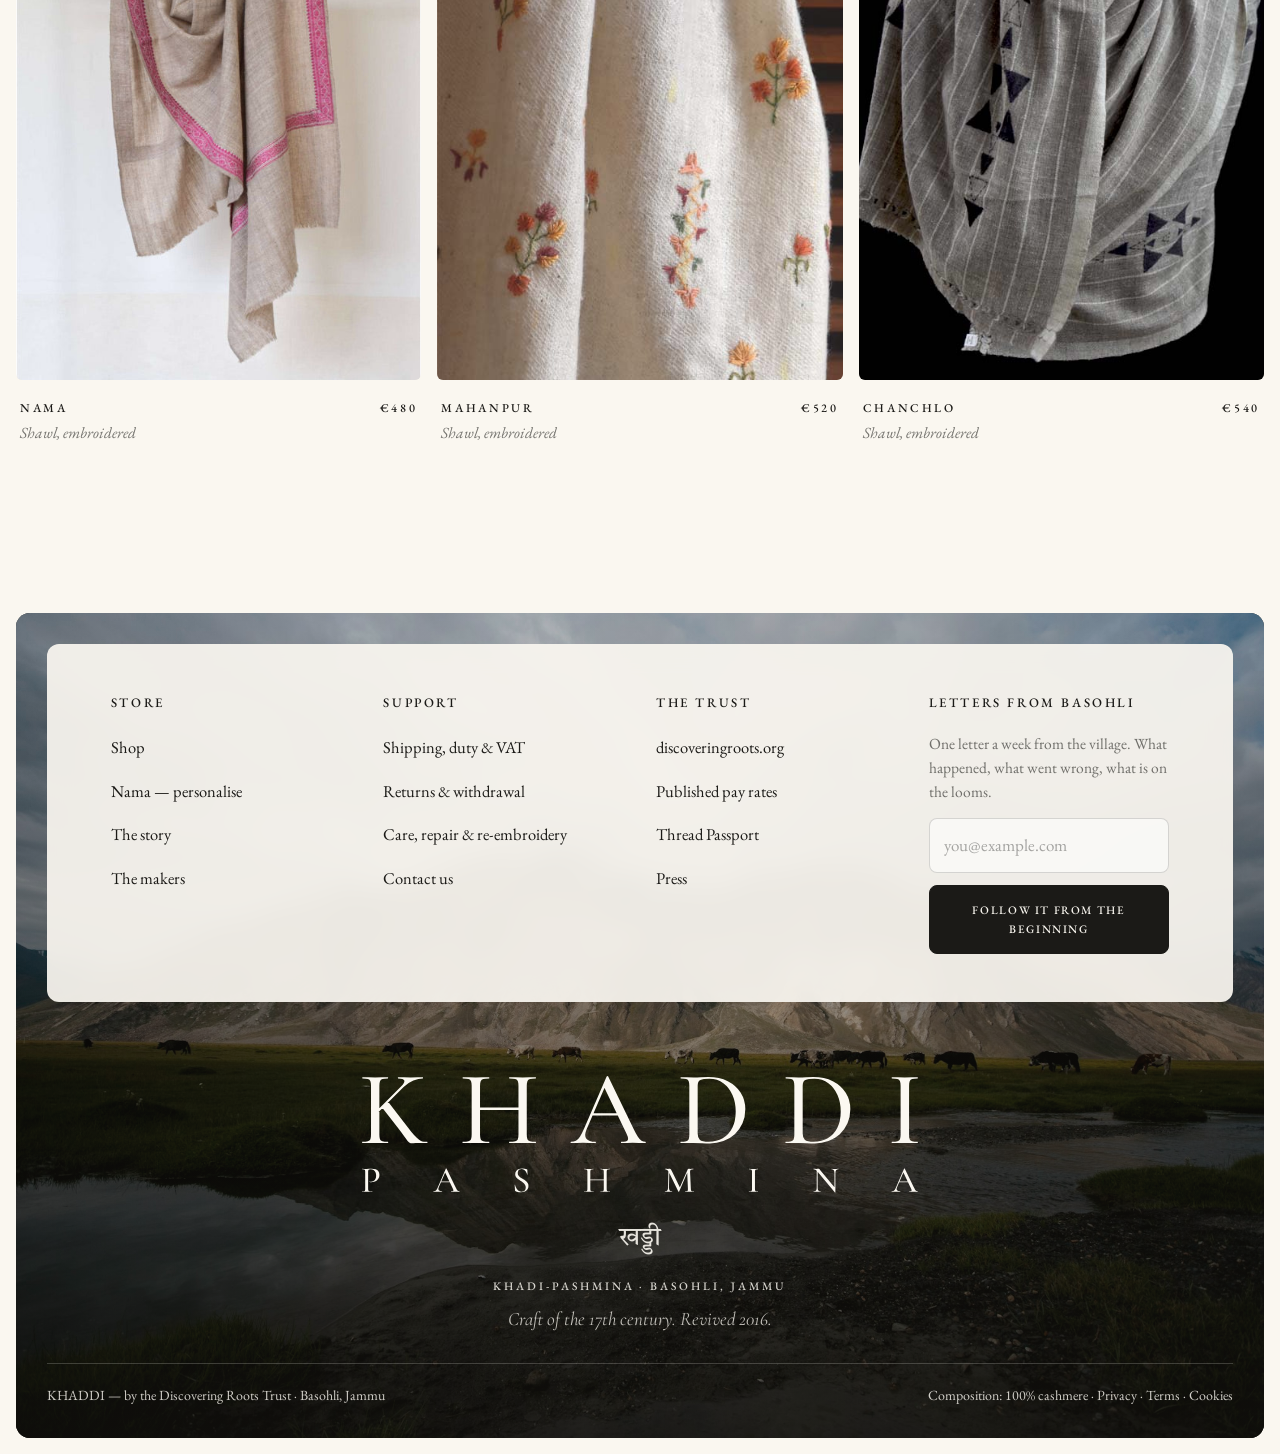
<file: nama.html>
<!DOCTYPE html>
<html lang="en">
<head>
<meta charset="utf-8">
<meta name="viewport" content="width=device-width, initial-scale=1">
<title>Nama — KHADDI PASHMINA</title>
<meta name="description" content="Any KHADDI piece, embroidered by hand with a name, a date or a short line.">
<link rel="icon" href="assets/logo/khaddi-pashmina.svg" type="image/svg+xml">
<link rel="preconnect" href="https://fonts.googleapis.com">
<link rel="preconnect" href="https://fonts.gstatic.com" crossorigin>
<link href="https://fonts.googleapis.com/css2?family=Cormorant+Garamond:ital,wght@0,300;0,400;0,500;1,300;1,400&family=EB+Garamond:ital,wght@0,400;0,500;1,400&family=Tiro+Devanagari+Hindi&family=Mrs+Saint+Delafield&display=swap" rel="stylesheet">
<link rel="stylesheet" href="assets/css/khaddi.css">
<script>document.documentElement.classList.add('js')</script>
</head>
<body>

<header class="site-header">
  <nav class="nav" aria-label="Primary"><a href="shop.html">Shop</a><a href="nama.html" class="is-active">Nama</a><a href="story.html">Story</a></nav>
  <details class="m-menu"><summary class="label" aria-label="Menu">Menu</summary><div class="sheet"><a href="shop.html">Shop</a><a href="nama.html">Nama</a><a href="story.html">Story</a><a href="makers.html">The makers</a><a href="passport.html">Thread Passport</a><a href="contact.html">Contact</a></div></details>
  <a class="logo" href="index.html" aria-label="KHADDI PASHMINA — home"><svg viewBox="0 0 531.1 113.8" role="img" aria-label="KHADDI PASHMINA"><path d="M10.43 57.45V11.15Q10.43 8.25 9.85 6.8Q9.27 5.35 7.53 4.8Q5.78 4.25 2.35 4.25Q2.1 4.25 2.1 3.65Q2.1 3.05 2.35 3.05Q4.84 3.05 7.9 3.2Q10.96 3.35 14.34 3.35Q17.98 3.35 21.01 3.2Q24.05 3.05 26.44 3.05Q26.68 3.05 26.68 3.65Q26.68 4.25 26.44 4.25Q23 4.25 21.28 4.85Q19.56 5.45 18.95 6.95Q18.35 8.45 18.35 11.35V57.45Q18.35 60.35 18.9 61.85Q19.46 63.35 21.2 63.85Q22.95 64.35 26.44 64.35Q26.73 64.35 26.73 64.95Q26.73 65.55 26.44 65.55Q23.95 65.55 20.96 65.45Q17.98 65.35 14.34 65.35Q10.96 65.35 7.83 65.45Q4.69 65.55 2.2 65.55Q2 65.55 2 64.95Q2 64.35 2.2 64.35Q5.68 64.35 7.45 63.85Q9.22 63.35 9.83 61.85Q10.43 60.35 10.43 57.45ZM35.9 51.05 20.72 31.51 26.63 26.39 41.43 45.62Q45.77 51.34 48.77 54.94Q51.78 58.55 53.82 60.52Q55.86 62.48 57.43 63.3Q58.99 64.12 60.45 64.24Q61.91 64.35 63.68 64.35Q63.98 64.35 63.98 64.95Q63.98 65.55 63.68 65.55Q59.22 65.55 56.52 65.55Q53.82 65.55 52.48 65.55Q51.42 65.55 50.67 65.63Q49.93 65.7 49.3 65.7Q47.94 65.7 47.05 65.2Q46.16 64.7 44.98 63.2Q43.79 61.7 41.7 58.8Q39.61 55.9 35.9 51.05ZM13.16 37.77 38.91 11.81Q42.66 8.06 41.99 6.16Q41.31 4.25 36.15 4.25Q35.9 4.25 35.9 3.65Q35.9 3.05 36.15 3.05Q38.68 3.05 41.29 3.2Q43.9 3.35 48.17 3.35Q52.36 3.35 54.8 3.2Q57.25 3.05 59.52 3.05Q59.82 3.05 59.82 3.65Q59.82 4.25 59.52 4.25Q55.58 4.25 50.63 6.22Q45.68 8.18 41.34 12.41L15.7 37.85ZM150.29 11.35Q150.29 8.45 149.71 6.95Q149.13 5.45 147.29 4.85Q145.45 4.25 141.66 4.25Q141.36 4.25 141.36 3.65Q141.36 3.05 141.66 3.05Q144.1 3.05 147.23 3.2Q150.36 3.35 154.3 3.35Q157.68 3.35 160.93 3.2Q164.18 3.05 166.61 3.05Q166.91 3.05 166.91 3.65Q166.91 4.25 166.61 4.25Q163.04 4.25 161.21 4.8Q159.37 5.35 158.76 6.8Q158.15 8.25 158.15 11.15V57.45Q158.15 60.35 158.76 61.85Q159.37 63.35 161.21 63.85Q163.04 64.35 166.61 64.35Q166.91 64.35 166.91 64.95Q166.91 65.55 166.61 65.55Q164.18 65.55 160.93 65.45Q157.68 65.35 154.3 65.35Q150.36 65.35 147.23 65.45Q144.1 65.55 141.66 65.55Q141.36 65.55 141.36 64.95Q141.36 64.35 141.66 64.35Q145.45 64.35 147.29 63.85Q149.13 63.35 149.71 61.85Q150.29 60.35 150.29 57.45ZM109.57 34.18V31.87H153.8V34.18ZM105.9 57.45V11.15Q105.9 8.25 105.29 6.8Q104.68 5.35 102.9 4.8Q101.11 4.25 97.55 4.25Q97.3 4.25 97.3 3.65Q97.3 3.05 97.55 3.05Q100.04 3.05 103.15 3.2Q106.26 3.35 109.63 3.35Q113.63 3.35 116.78 3.2Q119.94 3.05 122.45 3.05Q122.65 3.05 122.65 3.65Q122.65 4.25 122.45 4.25Q118.76 4.25 116.92 4.85Q115.08 5.45 114.45 6.95Q113.82 8.45 113.82 11.35V57.45Q113.82 60.35 114.42 61.85Q115.02 63.35 116.9 63.85Q118.78 64.35 122.45 64.35Q122.65 64.35 122.65 64.95Q122.65 65.55 122.45 65.55Q119.83 65.55 116.73 65.45Q113.63 65.35 109.63 65.35Q106.24 65.35 103.07 65.45Q99.89 65.55 97.4 65.55Q97.2 65.55 97.2 64.95Q97.2 64.35 97.4 64.35Q101.02 64.35 102.83 63.85Q104.65 63.35 105.28 61.85Q105.9 60.35 105.9 57.45ZM218.86 39.46 220.03 37.21H247.24L247.94 39.46ZM270.61 64.35Q271.05 64.35 271.05 64.95Q271.05 65.55 270.61 65.55Q267.72 65.55 264.63 65.35Q261.55 65.15 258.71 65.15Q255.48 65.15 253.11 65.35Q250.75 65.55 247.87 65.55Q247.47 65.55 247.47 64.95Q247.47 64.35 247.87 64.35Q252.79 64.35 253.88 62.79Q254.97 61.22 252.8 56.7L231.24 11.93L234.49 7.12L214.92 52.4Q212.33 58.45 214.66 61.4Q216.98 64.35 223.24 64.35Q223.74 64.35 223.74 64.95Q223.74 65.55 223.24 65.55Q220.24 65.55 217.74 65.35Q215.24 65.15 211.44 65.15Q207.76 65.15 205.52 65.35Q203.28 65.55 200.1 65.55Q199.7 65.55 199.7 64.95Q199.7 64.35 200.1 64.35Q202.8 64.35 204.78 63.29Q206.75 62.22 208.6 59.42Q210.44 56.61 212.66 51.45L233.92 2.32Q234.08 2.02 234.68 2Q235.29 1.98 235.39 2.32L259.4 51.85Q261.75 56.72 263.52 59.47Q265.3 62.22 266.99 63.29Q268.68 64.35 270.61 64.35ZM331.78 65.95Q328.8 65.95 324.38 65.65Q319.97 65.35 316.25 65.35Q312.86 65.35 309.73 65.45Q306.6 65.55 304.1 65.55Q303.9 65.55 303.9 64.95Q303.9 64.35 304.1 64.35Q307.58 64.35 309.36 63.85Q311.15 63.35 311.74 61.85Q312.33 60.35 312.33 57.45V11.15Q312.33 8.25 311.74 6.8Q311.15 5.35 309.43 4.8Q307.7 4.25 304.25 4.25Q304 4.25 304 3.65Q304 3.05 304.25 3.05Q306.74 3.05 309.8 3.2Q312.86 3.35 316.26 3.35Q319.67 3.35 323.61 3.1Q327.56 2.85 330.38 2.85Q340.94 2.85 348.81 6.85Q356.68 10.85 361.06 17.75Q365.44 24.65 365.44 33.25Q365.44 40.75 362.78 46.8Q360.12 52.85 355.45 57.1Q350.77 61.35 344.67 63.65Q338.57 65.95 331.78 65.95ZM330.78 64.2Q338.25 64.2 343.99 60.9Q349.73 57.59 353.03 51.15Q356.32 44.7 356.32 35.45Q356.32 26.79 353.26 19.81Q350.19 12.82 344.61 8.69Q339.03 4.56 331.32 4.56Q325.34 4.56 322.79 5.74Q320.25 6.92 320.25 11.35V56.35Q320.25 60.38 322.24 62.29Q324.24 64.2 330.78 64.2ZM431.38 65.95Q428.4 65.95 423.98 65.65Q419.57 65.35 415.85 65.35Q412.46 65.35 409.33 65.45Q406.2 65.55 403.7 65.55Q403.5 65.55 403.5 64.95Q403.5 64.35 403.7 64.35Q407.18 64.35 408.96 63.85Q410.75 63.35 411.34 61.85Q411.93 60.35 411.93 57.45V11.15Q411.93 8.25 411.34 6.8Q410.75 5.35 409.03 4.8Q407.3 4.25 403.85 4.25Q403.6 4.25 403.6 3.65Q403.6 3.05 403.85 3.05Q406.34 3.05 409.4 3.2Q412.46 3.35 415.86 3.35Q419.27 3.35 423.21 3.1Q427.16 2.85 429.98 2.85Q440.54 2.85 448.41 6.85Q456.28 10.85 460.66 17.75Q465.04 24.65 465.04 33.25Q465.04 40.75 462.38 46.8Q459.72 52.85 455.05 57.1Q450.37 61.35 444.27 63.65Q438.17 65.95 431.38 65.95ZM430.38 64.2Q437.85 64.2 443.59 60.9Q449.33 57.59 452.63 51.15Q455.92 44.7 455.92 35.45Q455.92 26.79 452.86 19.81Q449.79 12.82 444.21 8.69Q438.63 4.56 430.92 4.56Q424.94 4.56 422.39 5.74Q419.85 6.92 419.85 11.35V56.35Q419.85 60.38 421.84 62.29Q423.84 64.2 430.38 64.2ZM520.75 57.45Q520.75 60.35 521.3 61.85Q521.86 63.35 523.6 63.85Q525.35 64.35 528.84 64.35Q529.08 64.35 529.08 64.95Q529.08 65.55 528.84 65.55Q526.33 65.55 523.31 65.45Q520.29 65.35 516.64 65.35Q513.19 65.35 510.1 65.45Q507.01 65.55 504.5 65.55Q504.25 65.55 504.25 64.95Q504.25 64.35 504.52 64.35Q507.98 64.35 509.75 63.85Q511.52 63.35 512.13 61.85Q512.73 60.35 512.73 57.45V11.15Q512.73 8.25 512.14 6.8Q511.55 5.35 509.76 4.8Q507.98 4.25 504.5 4.25Q504.25 4.25 504.25 3.65Q504.25 3.05 504.5 3.05Q507.01 3.05 510.1 3.2Q513.19 3.35 516.64 3.35Q520.29 3.35 523.36 3.2Q526.44 3.05 528.84 3.05Q529.08 3.05 529.08 3.65Q529.08 4.25 528.84 4.25Q525.38 4.25 523.65 4.85Q521.93 5.45 521.34 6.95Q520.75 8.45 520.75 11.35ZM7.69 108.84Q7.69 109.89 7.95 110.43Q8.22 110.97 9.07 111.18Q9.92 111.39 11.6 111.39Q11.71 111.39 11.71 111.6Q11.71 111.81 11.6 111.81Q10.48 111.81 9.17 111.78Q7.86 111.74 6.32 111.74Q5.14 111.74 4.05 111.78Q2.96 111.81 2.09 111.81Q2 111.81 2 111.6Q2 111.39 2.09 111.39Q3.31 111.39 3.91 111.22Q4.51 111.04 4.71 110.52Q4.92 109.99 4.92 108.98V92.77Q4.92 91.76 4.71 91.25Q4.51 90.74 3.91 90.55Q3.31 90.36 2.09 90.36Q2 90.36 2 90.15Q2 89.94 2.09 89.94Q2.96 89.94 4.03 89.99Q5.1 90.04 6.28 90.04Q7.16 90.04 8.49 89.94Q9.82 89.83 11.12 89.83Q13.17 89.83 14.8 90.42Q16.43 91.01 17.4 92.27Q18.37 93.53 18.4 95.57Q18.43 97.4 17.75 98.73Q17.08 100.06 15.94 100.92Q14.8 101.79 13.43 102.22Q12.06 102.64 10.71 102.64Q10.3 102.64 9.86 102.61Q9.43 102.57 9.03 102.47Q8.9 102.43 8.95 102.21Q8.99 101.98 9.11 102.01Q9.41 102.08 9.75 102.12Q10.09 102.15 10.34 102.15Q11.64 102.15 12.77 101.52Q13.9 100.89 14.6 99.59Q15.3 98.28 15.3 96.32Q15.3 94.43 14.65 93.12Q14 91.81 12.85 91.12Q11.7 90.43 10.17 90.43Q9.2 90.43 8.66 90.58Q8.12 90.72 7.9 91.23Q7.69 91.74 7.69 92.84ZM76.2 102.68 76.61 101.89H86.13L86.38 102.68ZM94.31 111.39Q94.46 111.39 94.46 111.6Q94.46 111.81 94.31 111.81Q93.3 111.81 92.22 111.74Q91.14 111.67 90.15 111.67Q89.01 111.67 88.19 111.74Q87.36 111.81 86.35 111.81Q86.21 111.81 86.21 111.6Q86.21 111.39 86.35 111.39Q88.08 111.39 88.46 110.85Q88.84 110.3 88.08 108.72L80.53 93.05L81.67 91.36L74.82 107.21Q73.91 109.33 74.73 110.36Q75.54 111.39 77.73 111.39Q77.91 111.39 77.91 111.6Q77.91 111.81 77.73 111.81Q76.68 111.81 75.81 111.74Q74.93 111.67 73.6 111.67Q72.31 111.67 71.53 111.74Q70.75 111.81 69.63 111.81Q69.49 111.81 69.49 111.6Q69.49 111.39 69.63 111.39Q70.58 111.39 71.27 111.02Q71.96 110.65 72.61 109.67Q73.25 108.68 74.03 106.88L81.47 89.68Q81.52 89.58 81.74 89.57Q81.95 89.56 81.98 89.68L90.39 107.02Q91.21 108.72 91.83 109.68Q92.45 110.65 93.04 111.02Q93.63 111.39 94.31 111.39ZM149.61 93.86Q149.61 95.27 150.31 96.28Q151.01 97.3 152.13 98.09Q153.25 98.87 154.5 99.64Q155.81 100.42 157.01 101.29Q158.2 102.16 158.99 103.33Q159.78 104.5 159.78 106.18Q159.78 107.9 158.9 109.27Q158.02 110.64 156.39 111.44Q154.76 112.23 152.47 112.23Q151.57 112.23 150.65 112.08Q149.72 111.93 148.87 111.64Q148.02 111.36 147.33 110.95Q147.17 110.84 147.1 110.7Q147.02 110.56 147 110.28L146.67 105.28Q146.63 105.1 146.82 105.09Q147.02 105.07 147.05 105.21Q147.36 106.27 147.88 107.39Q148.39 108.52 149.14 109.45Q149.89 110.39 150.92 110.98Q151.95 111.57 153.3 111.57Q154.26 111.57 155.15 111.22Q156.04 110.88 156.61 110.04Q157.18 109.21 157.18 107.76Q157.18 106.08 156.43 104.93Q155.69 103.77 154.53 102.92Q153.38 102.07 152.1 101.3Q150.87 100.53 149.73 99.7Q148.6 98.88 147.89 97.77Q147.18 96.67 147.18 95.07Q147.18 93.19 148.17 91.97Q149.17 90.74 150.73 90.15Q152.3 89.55 153.95 89.55Q155.02 89.55 156.13 89.76Q157.25 89.97 158.18 90.36Q158.49 90.48 158.59 90.65Q158.7 90.81 158.7 91L158.87 95.36Q158.87 95.48 158.7 95.51Q158.52 95.53 158.47 95.41Q158.34 94.8 158 93.91Q157.66 93.02 157.06 92.17Q156.46 91.31 155.53 90.73Q154.6 90.15 153.27 90.15Q152.05 90.15 151.24 90.65Q150.42 91.16 150.02 91.99Q149.61 92.81 149.61 93.86ZM231.2 92.84Q231.2 91.83 230.99 91.3Q230.79 90.78 230.15 90.57Q229.5 90.36 228.18 90.36Q228.07 90.36 228.07 90.15Q228.07 89.94 228.18 89.94Q229.03 89.94 230.13 89.99Q231.22 90.04 232.6 90.04Q233.78 90.04 234.92 89.99Q236.06 89.94 236.91 89.94Q237.01 89.94 237.01 90.15Q237.01 90.36 236.91 90.36Q235.66 90.36 235.02 90.55Q234.37 90.74 234.16 91.25Q233.95 91.76 233.95 92.77V108.98Q233.95 109.99 234.16 110.52Q234.37 111.04 235.02 111.22Q235.66 111.39 236.91 111.39Q237.01 111.39 237.01 111.6Q237.01 111.81 236.91 111.81Q236.06 111.81 234.92 111.78Q233.78 111.74 232.6 111.74Q231.22 111.74 230.13 111.78Q229.03 111.81 228.18 111.81Q228.07 111.81 228.07 111.6Q228.07 111.39 228.18 111.39Q229.5 111.39 230.15 111.22Q230.79 111.04 230.99 110.52Q231.2 109.99 231.2 108.98ZM216.94 100.83V100.03H232.42V100.83ZM215.66 108.98V92.77Q215.66 91.76 215.45 91.25Q215.23 90.74 214.61 90.55Q213.98 90.36 212.73 90.36Q212.65 90.36 212.65 90.15Q212.65 89.94 212.73 89.94Q213.61 89.94 214.69 89.99Q215.78 90.04 216.96 90.04Q218.36 90.04 219.47 89.99Q220.57 89.94 221.45 89.94Q221.52 89.94 221.52 90.15Q221.52 90.36 221.45 90.36Q220.16 90.36 219.52 90.57Q218.87 90.78 218.65 91.3Q218.43 91.83 218.43 92.84V108.98Q218.43 109.99 218.64 110.52Q218.85 111.04 219.51 111.22Q220.17 111.39 221.45 111.39Q221.52 111.39 221.52 111.6Q221.52 111.81 221.45 111.81Q220.54 111.81 219.45 111.78Q218.36 111.74 216.96 111.74Q215.78 111.74 214.67 111.78Q213.56 111.81 212.68 111.81Q212.61 111.81 212.61 111.6Q212.61 111.39 212.68 111.39Q213.95 111.39 214.59 111.22Q215.22 111.04 215.44 110.52Q215.66 109.99 215.66 108.98ZM292.15 107.81 292.5 90.74 293.38 90.81 293.03 107.81Q293 109.63 293.69 110.51Q294.38 111.39 295.99 111.39Q296.07 111.39 296.07 111.6Q296.07 111.81 295.99 111.81Q295.22 111.81 294.4 111.78Q293.59 111.74 292.59 111.74Q291.63 111.74 290.8 111.78Q289.96 111.81 289.23 111.81Q289.14 111.81 289.14 111.6Q289.14 111.39 289.23 111.39Q290.68 111.39 291.4 110.51Q292.11 109.63 292.15 107.81ZM316.65 111.39Q316.74 111.39 316.74 111.6Q316.74 111.81 316.65 111.81Q315.78 111.81 314.69 111.78Q313.6 111.74 312.4 111.74Q311.22 111.74 310.22 111.78Q309.21 111.81 308.4 111.81Q308.31 111.81 308.31 111.6Q308.31 111.39 308.4 111.39Q310.1 111.39 310.59 110.94Q311.09 110.48 311 108.98L310.29 92.5L311.65 90.52L302.59 111.57Q302.56 111.71 302.32 111.71Q302.08 111.71 302.01 111.57L292.89 92.84Q291.68 90.36 289.48 90.36Q289.39 90.36 289.39 90.15Q289.39 89.94 289.48 89.94Q290.1 89.94 290.78 89.97Q291.47 90.01 291.94 90.01Q292.62 90.01 293.15 89.97Q293.69 89.94 293.98 89.94Q294.47 89.94 294.74 90.27Q295.02 90.6 295.59 91.76L303.53 107.9L302.24 110.13L310.66 90.81Q310.85 90.38 311.12 90.16Q311.38 89.94 311.71 89.94Q311.96 89.94 312.33 89.97Q312.7 90.01 313.18 90.01Q314.19 90.01 314.85 89.97Q315.51 89.94 316.21 89.94Q316.29 89.94 316.29 90.15Q316.29 90.36 316.21 90.36Q314.54 90.36 313.76 90.9Q312.97 91.44 313.03 92.88L313.77 108.98Q313.82 109.99 314.03 110.52Q314.24 111.04 314.85 111.22Q315.45 111.39 316.65 111.39ZM374.58 108.98Q374.58 109.99 374.78 110.52Q374.97 111.04 375.58 111.22Q376.19 111.39 377.41 111.39Q377.5 111.39 377.5 111.6Q377.5 111.81 377.41 111.81Q376.54 111.81 375.48 111.78Q374.42 111.74 373.14 111.74Q371.94 111.74 370.86 111.78Q369.77 111.81 368.9 111.81Q368.81 111.81 368.81 111.6Q368.81 111.39 368.9 111.39Q370.11 111.39 370.73 111.22Q371.35 111.04 371.57 110.52Q371.78 109.99 371.78 108.98V92.77Q371.78 91.76 371.57 91.25Q371.36 90.74 370.74 90.55Q370.11 90.36 368.9 90.36Q368.81 90.36 368.81 90.15Q368.81 89.94 368.9 89.94Q369.77 89.94 370.86 89.99Q371.94 90.04 373.14 90.04Q374.42 90.04 375.5 89.99Q376.57 89.94 377.41 89.94Q377.5 89.94 377.5 90.15Q377.5 90.36 377.41 90.36Q376.2 90.36 375.6 90.57Q375 90.78 374.79 91.3Q374.58 91.83 374.58 92.84ZM433.15 107.81V90.74L434.05 90.81V107.81Q434.05 109.63 434.72 110.51Q435.39 111.39 436.82 111.39Q436.91 111.39 436.91 111.6Q436.91 111.81 436.82 111.81Q436.1 111.81 435.34 111.78Q434.57 111.74 433.65 111.74Q432.72 111.74 431.85 111.78Q430.97 111.81 430.21 111.81Q430.12 111.81 430.12 111.6Q430.12 111.39 430.21 111.39Q431.75 111.39 432.45 110.51Q433.15 109.63 433.15 107.81ZM450.87 112.26Q450.87 112.35 450.7 112.37Q450.53 112.38 450.46 112.35L434 92.81Q432.77 91.37 431.87 90.87Q430.97 90.36 430.11 90.36Q430.02 90.36 430.02 90.15Q430.02 89.94 430.11 89.94Q430.75 89.94 431.43 89.97Q432.11 90.01 432.66 90.01Q433.5 90.01 434.19 89.97Q434.89 89.94 435.26 89.94Q435.71 89.94 435.91 90.34Q436.11 90.74 436.93 91.76L450.59 108.2ZM450.87 93.98V112.26L449.99 111.19V93.98Q449.99 92.16 449.33 91.26Q448.68 90.36 447.25 90.36Q447.18 90.36 447.18 90.15Q447.18 89.94 447.25 89.94Q447.99 89.94 448.75 89.99Q449.51 90.04 450.44 90.04Q451.3 90.04 452.16 89.99Q453.01 89.94 453.72 89.94Q453.81 89.94 453.81 90.15Q453.81 90.36 453.72 90.36Q452.26 90.36 451.56 91.26Q450.87 92.16 450.87 93.98ZM510.82 102.68 511.22 101.89H520.75L520.99 102.68ZM528.92 111.39Q529.08 111.39 529.08 111.6Q529.08 111.81 528.92 111.81Q527.91 111.81 526.83 111.74Q525.75 111.67 524.76 111.67Q523.63 111.67 522.8 111.74Q521.98 111.81 520.97 111.81Q520.83 111.81 520.83 111.6Q520.83 111.39 520.97 111.39Q522.69 111.39 523.07 110.85Q523.45 110.3 522.69 108.72L515.15 93.05L516.28 91.36L509.43 107.21Q508.53 109.33 509.34 110.36Q510.16 111.39 512.35 111.39Q512.52 111.39 512.52 111.6Q512.52 111.81 512.35 111.81Q511.3 111.81 510.42 111.74Q509.55 111.67 508.22 111.67Q506.93 111.67 506.14 111.74Q505.36 111.81 504.25 111.81Q504.11 111.81 504.11 111.6Q504.11 111.39 504.25 111.39Q505.19 111.39 505.88 111.02Q506.58 110.65 507.22 109.67Q507.86 108.68 508.64 106.88L516.08 89.68Q516.14 89.58 516.35 89.57Q516.56 89.56 516.6 89.68L525 107.02Q525.82 108.72 526.45 109.68Q527.07 110.65 527.66 111.02Q528.25 111.39 528.92 111.39Z"/></svg></a>
  <nav class="nav right" aria-label="Secondary"><a href="#">Search</a><a href="bag.html">Bag (2)</a></nav>
  <a class="bag" href="bag.html">Bag (2)</a>
</header>
<main>

  <section class="split bleed">
    <div class="pic"><img src="assets/img/products/nama-2.jpg" alt="A hand-embroidered border on undyed pashmina"></div>
    <div class="txt">
      <p class="label soft">Nama · made to your name</p>
      <h1 class="title">A commission, <em>not a scarf.</em></h1>
      <div class="stitch"><div class="latin">For Clara · 12.12.26</div><div class="dv">क्लारा के लिए</div></div>
      <form class="form" style="width:100%;max-width:520px">
        <label class="label" for="n1">Your line</label><input id="n1" class="field" value="For Clara · 12.12.26">
        <span class="label">Script</span><div class="choice"><span>Latin</span><span class="deva">देवनागरी</span><span class="on">Both</span></div>
        <span class="label">Thread</span><div class="threads"><i class="on" style="background:#8c3a2b"></i><i style="background:#24427f"></i><i style="background:#c08a3a"></i><i style="background:#5b6b46"></i><i style="background:#ece4d2"></i></div>
        <span class="label">Placement</span><div class="choice"><span class="on">One end</span><span>Both ends</span><span>Corner</span></div>
      </form>
      <a class="btn solid" href="shop.html" style="max-width:520px;margin-top:36px">Choose a piece — from €380</a>
      <p class="note" style="max-width:520px;width:100%;margin-top:12px">A drawn proof is sent within a day. Nothing is stitched until you approve it.</p>
    </div>
  </section>

  <div class="facts bleed gap-s">
    <div><b>25 November</b><span class="small">Last day to commission for delivery before Christmas.</span></div>
    <div><b>Fourteen days</b><span class="small">Of embroidery, after the piece is woven.</span></div>
    <div><b>From €380</b><span class="small">The piece, with €70 to €110 for the embroidery.</span></div>
    <div><b>Yours alone</b><span class="small">A piece made to your name cannot be returned.</span></div>
  </div>

  <div class="head"><p class="label soft">Begin with a piece</p><h2 class="title">Pieces to make your own</h2></div>
  <div class="cards g3 bleed">
      <a class="piece rise" href="product.html">
        <div class="plate"><img src="assets/img/products/nama-1.jpg" alt="Nama, shawl, embroidered" loading="lazy"><img src="assets/img/products/nama-2.jpg" alt="" loading="lazy"></div>
        <div class="meta"><span>Nama</span><span>€480</span></div>
        <p class="by">Shawl, embroidered</p>
      </a>
      <a class="piece rise" href="product.html">
        <div class="plate"><img src="assets/img/products/mahanpur-1.jpg" alt="Mahanpur, shawl, embroidered" loading="lazy"><img src="assets/img/products/mahanpur-2.jpg" alt="" loading="lazy"></div>
        <div class="meta"><span>Mahanpur</span><span>€520</span></div>
        <p class="by">Shawl, embroidered</p>
      </a>
      <a class="piece rise" href="product.html">
        <div class="plate"><img src="assets/img/products/chanchlo-1.jpg" alt="Chanchlo, shawl, embroidered" loading="lazy"><img src="assets/img/products/shawl-dark.jpg" alt="" loading="lazy"></div>
        <div class="meta"><span>Chanchlo</span><span>€540</span></div>
        <p class="by">Shawl, embroidered</p>
      </a>
  </div>

</main>

<footer class="site-footer">
  <img src="assets/img/footer-valley.jpg" alt="" loading="lazy">
  <div class="foot">
    <div><h4>Store</h4><ul><li><a href="shop.html">Shop</a></li><li><a href="nama.html">Nama — personalise</a></li><li><a href="story.html">The story</a></li><li><a href="makers.html">The makers</a></li></ul></div>
    <div><h4>Support</h4><ul><li><a href="#">Shipping, duty &amp; VAT</a></li><li><a href="#">Returns &amp; withdrawal</a></li><li><a href="#">Care, repair &amp; re-embroidery</a></li><li><a href="contact.html">Contact us</a></li></ul></div>
    <div><h4>The trust</h4><ul><li><a href="#">discoveringroots.org</a></li><li><a href="makers.html">Published pay rates</a></li><li><a href="passport.html">Thread Passport</a></li><li><a href="#">Press</a></li></ul></div>
    <div><h4>Letters from Basohli</h4><p>One letter a week from the village. What happened, what went wrong, what is on the looms.</p><form class="form"><input class="field" type="email" placeholder="you@example.com" aria-label="Email"><button class="btn solid" type="button">Follow it from the beginning</button></form></div>
  </div>
  <div class="foot-mark">
    <a class="logo" href="index.html" aria-label="KHADDI PASHMINA"><svg viewBox="0 0 531.1 113.8" role="img" aria-label="KHADDI PASHMINA"><path d="M10.43 57.45V11.15Q10.43 8.25 9.85 6.8Q9.27 5.35 7.53 4.8Q5.78 4.25 2.35 4.25Q2.1 4.25 2.1 3.65Q2.1 3.05 2.35 3.05Q4.84 3.05 7.9 3.2Q10.96 3.35 14.34 3.35Q17.98 3.35 21.01 3.2Q24.05 3.05 26.44 3.05Q26.68 3.05 26.68 3.65Q26.68 4.25 26.44 4.25Q23 4.25 21.28 4.85Q19.56 5.45 18.95 6.95Q18.35 8.45 18.35 11.35V57.45Q18.35 60.35 18.9 61.85Q19.46 63.35 21.2 63.85Q22.95 64.35 26.44 64.35Q26.73 64.35 26.73 64.95Q26.73 65.55 26.44 65.55Q23.95 65.55 20.96 65.45Q17.98 65.35 14.34 65.35Q10.96 65.35 7.83 65.45Q4.69 65.55 2.2 65.55Q2 65.55 2 64.95Q2 64.35 2.2 64.35Q5.68 64.35 7.45 63.85Q9.22 63.35 9.83 61.85Q10.43 60.35 10.43 57.45ZM35.9 51.05 20.72 31.51 26.63 26.39 41.43 45.62Q45.77 51.34 48.77 54.94Q51.78 58.55 53.82 60.52Q55.86 62.48 57.43 63.3Q58.99 64.12 60.45 64.24Q61.91 64.35 63.68 64.35Q63.98 64.35 63.98 64.95Q63.98 65.55 63.68 65.55Q59.22 65.55 56.52 65.55Q53.82 65.55 52.48 65.55Q51.42 65.55 50.67 65.63Q49.93 65.7 49.3 65.7Q47.94 65.7 47.05 65.2Q46.16 64.7 44.98 63.2Q43.79 61.7 41.7 58.8Q39.61 55.9 35.9 51.05ZM13.16 37.77 38.91 11.81Q42.66 8.06 41.99 6.16Q41.31 4.25 36.15 4.25Q35.9 4.25 35.9 3.65Q35.9 3.05 36.15 3.05Q38.68 3.05 41.29 3.2Q43.9 3.35 48.17 3.35Q52.36 3.35 54.8 3.2Q57.25 3.05 59.52 3.05Q59.82 3.05 59.82 3.65Q59.82 4.25 59.52 4.25Q55.58 4.25 50.63 6.22Q45.68 8.18 41.34 12.41L15.7 37.85ZM150.29 11.35Q150.29 8.45 149.71 6.95Q149.13 5.45 147.29 4.85Q145.45 4.25 141.66 4.25Q141.36 4.25 141.36 3.65Q141.36 3.05 141.66 3.05Q144.1 3.05 147.23 3.2Q150.36 3.35 154.3 3.35Q157.68 3.35 160.93 3.2Q164.18 3.05 166.61 3.05Q166.91 3.05 166.91 3.65Q166.91 4.25 166.61 4.25Q163.04 4.25 161.21 4.8Q159.37 5.35 158.76 6.8Q158.15 8.25 158.15 11.15V57.45Q158.15 60.35 158.76 61.85Q159.37 63.35 161.21 63.85Q163.04 64.35 166.61 64.35Q166.91 64.35 166.91 64.95Q166.91 65.55 166.61 65.55Q164.18 65.55 160.93 65.45Q157.68 65.35 154.3 65.35Q150.36 65.35 147.23 65.45Q144.1 65.55 141.66 65.55Q141.36 65.55 141.36 64.95Q141.36 64.35 141.66 64.35Q145.45 64.35 147.29 63.85Q149.13 63.35 149.71 61.85Q150.29 60.35 150.29 57.45ZM109.57 34.18V31.87H153.8V34.18ZM105.9 57.45V11.15Q105.9 8.25 105.29 6.8Q104.68 5.35 102.9 4.8Q101.11 4.25 97.55 4.25Q97.3 4.25 97.3 3.65Q97.3 3.05 97.55 3.05Q100.04 3.05 103.15 3.2Q106.26 3.35 109.63 3.35Q113.63 3.35 116.78 3.2Q119.94 3.05 122.45 3.05Q122.65 3.05 122.65 3.65Q122.65 4.25 122.45 4.25Q118.76 4.25 116.92 4.85Q115.08 5.45 114.45 6.95Q113.82 8.45 113.82 11.35V57.45Q113.82 60.35 114.42 61.85Q115.02 63.35 116.9 63.85Q118.78 64.35 122.45 64.35Q122.65 64.35 122.65 64.95Q122.65 65.55 122.45 65.55Q119.83 65.55 116.73 65.45Q113.63 65.35 109.63 65.35Q106.24 65.35 103.07 65.45Q99.89 65.55 97.4 65.55Q97.2 65.55 97.2 64.95Q97.2 64.35 97.4 64.35Q101.02 64.35 102.83 63.85Q104.65 63.35 105.28 61.85Q105.9 60.35 105.9 57.45ZM218.86 39.46 220.03 37.21H247.24L247.94 39.46ZM270.61 64.35Q271.05 64.35 271.05 64.95Q271.05 65.55 270.61 65.55Q267.72 65.55 264.63 65.35Q261.55 65.15 258.71 65.15Q255.48 65.15 253.11 65.35Q250.75 65.55 247.87 65.55Q247.47 65.55 247.47 64.95Q247.47 64.35 247.87 64.35Q252.79 64.35 253.88 62.79Q254.97 61.22 252.8 56.7L231.24 11.93L234.49 7.12L214.92 52.4Q212.33 58.45 214.66 61.4Q216.98 64.35 223.24 64.35Q223.74 64.35 223.74 64.95Q223.74 65.55 223.24 65.55Q220.24 65.55 217.74 65.35Q215.24 65.15 211.44 65.15Q207.76 65.15 205.52 65.35Q203.28 65.55 200.1 65.55Q199.7 65.55 199.7 64.95Q199.7 64.35 200.1 64.35Q202.8 64.35 204.78 63.29Q206.75 62.22 208.6 59.42Q210.44 56.61 212.66 51.45L233.92 2.32Q234.08 2.02 234.68 2Q235.29 1.98 235.39 2.32L259.4 51.85Q261.75 56.72 263.52 59.47Q265.3 62.22 266.99 63.29Q268.68 64.35 270.61 64.35ZM331.78 65.95Q328.8 65.95 324.38 65.65Q319.97 65.35 316.25 65.35Q312.86 65.35 309.73 65.45Q306.6 65.55 304.1 65.55Q303.9 65.55 303.9 64.95Q303.9 64.35 304.1 64.35Q307.58 64.35 309.36 63.85Q311.15 63.35 311.74 61.85Q312.33 60.35 312.33 57.45V11.15Q312.33 8.25 311.74 6.8Q311.15 5.35 309.43 4.8Q307.7 4.25 304.25 4.25Q304 4.25 304 3.65Q304 3.05 304.25 3.05Q306.74 3.05 309.8 3.2Q312.86 3.35 316.26 3.35Q319.67 3.35 323.61 3.1Q327.56 2.85 330.38 2.85Q340.94 2.85 348.81 6.85Q356.68 10.85 361.06 17.75Q365.44 24.65 365.44 33.25Q365.44 40.75 362.78 46.8Q360.12 52.85 355.45 57.1Q350.77 61.35 344.67 63.65Q338.57 65.95 331.78 65.95ZM330.78 64.2Q338.25 64.2 343.99 60.9Q349.73 57.59 353.03 51.15Q356.32 44.7 356.32 35.45Q356.32 26.79 353.26 19.81Q350.19 12.82 344.61 8.69Q339.03 4.56 331.32 4.56Q325.34 4.56 322.79 5.74Q320.25 6.92 320.25 11.35V56.35Q320.25 60.38 322.24 62.29Q324.24 64.2 330.78 64.2ZM431.38 65.95Q428.4 65.95 423.98 65.65Q419.57 65.35 415.85 65.35Q412.46 65.35 409.33 65.45Q406.2 65.55 403.7 65.55Q403.5 65.55 403.5 64.95Q403.5 64.35 403.7 64.35Q407.18 64.35 408.96 63.85Q410.75 63.35 411.34 61.85Q411.93 60.35 411.93 57.45V11.15Q411.93 8.25 411.34 6.8Q410.75 5.35 409.03 4.8Q407.3 4.25 403.85 4.25Q403.6 4.25 403.6 3.65Q403.6 3.05 403.85 3.05Q406.34 3.05 409.4 3.2Q412.46 3.35 415.86 3.35Q419.27 3.35 423.21 3.1Q427.16 2.85 429.98 2.85Q440.54 2.85 448.41 6.85Q456.28 10.85 460.66 17.75Q465.04 24.65 465.04 33.25Q465.04 40.75 462.38 46.8Q459.72 52.85 455.05 57.1Q450.37 61.35 444.27 63.65Q438.17 65.95 431.38 65.95ZM430.38 64.2Q437.85 64.2 443.59 60.9Q449.33 57.59 452.63 51.15Q455.92 44.7 455.92 35.45Q455.92 26.79 452.86 19.81Q449.79 12.82 444.21 8.69Q438.63 4.56 430.92 4.56Q424.94 4.56 422.39 5.74Q419.85 6.92 419.85 11.35V56.35Q419.85 60.38 421.84 62.29Q423.84 64.2 430.38 64.2ZM520.75 57.45Q520.75 60.35 521.3 61.85Q521.86 63.35 523.6 63.85Q525.35 64.35 528.84 64.35Q529.08 64.35 529.08 64.95Q529.08 65.55 528.84 65.55Q526.33 65.55 523.31 65.45Q520.29 65.35 516.64 65.35Q513.19 65.35 510.1 65.45Q507.01 65.55 504.5 65.55Q504.25 65.55 504.25 64.95Q504.25 64.35 504.52 64.35Q507.98 64.35 509.75 63.85Q511.52 63.35 512.13 61.85Q512.73 60.35 512.73 57.45V11.15Q512.73 8.25 512.14 6.8Q511.55 5.35 509.76 4.8Q507.98 4.25 504.5 4.25Q504.25 4.25 504.25 3.65Q504.25 3.05 504.5 3.05Q507.01 3.05 510.1 3.2Q513.19 3.35 516.64 3.35Q520.29 3.35 523.36 3.2Q526.44 3.05 528.84 3.05Q529.08 3.05 529.08 3.65Q529.08 4.25 528.84 4.25Q525.38 4.25 523.65 4.85Q521.93 5.45 521.34 6.95Q520.75 8.45 520.75 11.35ZM7.69 108.84Q7.69 109.89 7.95 110.43Q8.22 110.97 9.07 111.18Q9.92 111.39 11.6 111.39Q11.71 111.39 11.71 111.6Q11.71 111.81 11.6 111.81Q10.48 111.81 9.17 111.78Q7.86 111.74 6.32 111.74Q5.14 111.74 4.05 111.78Q2.96 111.81 2.09 111.81Q2 111.81 2 111.6Q2 111.39 2.09 111.39Q3.31 111.39 3.91 111.22Q4.51 111.04 4.71 110.52Q4.92 109.99 4.92 108.98V92.77Q4.92 91.76 4.71 91.25Q4.51 90.74 3.91 90.55Q3.31 90.36 2.09 90.36Q2 90.36 2 90.15Q2 89.94 2.09 89.94Q2.96 89.94 4.03 89.99Q5.1 90.04 6.28 90.04Q7.16 90.04 8.49 89.94Q9.82 89.83 11.12 89.83Q13.17 89.83 14.8 90.42Q16.43 91.01 17.4 92.27Q18.37 93.53 18.4 95.57Q18.43 97.4 17.75 98.73Q17.08 100.06 15.94 100.92Q14.8 101.79 13.43 102.22Q12.06 102.64 10.71 102.64Q10.3 102.64 9.86 102.61Q9.43 102.57 9.03 102.47Q8.9 102.43 8.95 102.21Q8.99 101.98 9.11 102.01Q9.41 102.08 9.75 102.12Q10.09 102.15 10.34 102.15Q11.64 102.15 12.77 101.52Q13.9 100.89 14.6 99.59Q15.3 98.28 15.3 96.32Q15.3 94.43 14.65 93.12Q14 91.81 12.85 91.12Q11.7 90.43 10.17 90.43Q9.2 90.43 8.66 90.58Q8.12 90.72 7.9 91.23Q7.69 91.74 7.69 92.84ZM76.2 102.68 76.61 101.89H86.13L86.38 102.68ZM94.31 111.39Q94.46 111.39 94.46 111.6Q94.46 111.81 94.31 111.81Q93.3 111.81 92.22 111.74Q91.14 111.67 90.15 111.67Q89.01 111.67 88.19 111.74Q87.36 111.81 86.35 111.81Q86.21 111.81 86.21 111.6Q86.21 111.39 86.35 111.39Q88.08 111.39 88.46 110.85Q88.84 110.3 88.08 108.72L80.53 93.05L81.67 91.36L74.82 107.21Q73.91 109.33 74.73 110.36Q75.54 111.39 77.73 111.39Q77.91 111.39 77.91 111.6Q77.91 111.81 77.73 111.81Q76.68 111.81 75.81 111.74Q74.93 111.67 73.6 111.67Q72.31 111.67 71.53 111.74Q70.75 111.81 69.63 111.81Q69.49 111.81 69.49 111.6Q69.49 111.39 69.63 111.39Q70.58 111.39 71.27 111.02Q71.96 110.65 72.61 109.67Q73.25 108.68 74.03 106.88L81.47 89.68Q81.52 89.58 81.74 89.57Q81.95 89.56 81.98 89.68L90.39 107.02Q91.21 108.72 91.83 109.68Q92.45 110.65 93.04 111.02Q93.63 111.39 94.31 111.39ZM149.61 93.86Q149.61 95.27 150.31 96.28Q151.01 97.3 152.13 98.09Q153.25 98.87 154.5 99.64Q155.81 100.42 157.01 101.29Q158.2 102.16 158.99 103.33Q159.78 104.5 159.78 106.18Q159.78 107.9 158.9 109.27Q158.02 110.64 156.39 111.44Q154.76 112.23 152.47 112.23Q151.57 112.23 150.65 112.08Q149.72 111.93 148.87 111.64Q148.02 111.36 147.33 110.95Q147.17 110.84 147.1 110.7Q147.02 110.56 147 110.28L146.67 105.28Q146.63 105.1 146.82 105.09Q147.02 105.07 147.05 105.21Q147.36 106.27 147.88 107.39Q148.39 108.52 149.14 109.45Q149.89 110.39 150.92 110.98Q151.95 111.57 153.3 111.57Q154.26 111.57 155.15 111.22Q156.04 110.88 156.61 110.04Q157.18 109.21 157.18 107.76Q157.18 106.08 156.43 104.93Q155.69 103.77 154.53 102.92Q153.38 102.07 152.1 101.3Q150.87 100.53 149.73 99.7Q148.6 98.88 147.89 97.77Q147.18 96.67 147.18 95.07Q147.18 93.19 148.17 91.97Q149.17 90.74 150.73 90.15Q152.3 89.55 153.95 89.55Q155.02 89.55 156.13 89.76Q157.25 89.97 158.18 90.36Q158.49 90.48 158.59 90.65Q158.7 90.81 158.7 91L158.87 95.36Q158.87 95.48 158.7 95.51Q158.52 95.53 158.47 95.41Q158.34 94.8 158 93.91Q157.66 93.02 157.06 92.17Q156.46 91.31 155.53 90.73Q154.6 90.15 153.27 90.15Q152.05 90.15 151.24 90.65Q150.42 91.16 150.02 91.99Q149.61 92.81 149.61 93.86ZM231.2 92.84Q231.2 91.83 230.99 91.3Q230.79 90.78 230.15 90.57Q229.5 90.36 228.18 90.36Q228.07 90.36 228.07 90.15Q228.07 89.94 228.18 89.94Q229.03 89.94 230.13 89.99Q231.22 90.04 232.6 90.04Q233.78 90.04 234.92 89.99Q236.06 89.94 236.91 89.94Q237.01 89.94 237.01 90.15Q237.01 90.36 236.91 90.36Q235.66 90.36 235.02 90.55Q234.37 90.74 234.16 91.25Q233.95 91.76 233.95 92.77V108.98Q233.95 109.99 234.16 110.52Q234.37 111.04 235.02 111.22Q235.66 111.39 236.91 111.39Q237.01 111.39 237.01 111.6Q237.01 111.81 236.91 111.81Q236.06 111.81 234.92 111.78Q233.78 111.74 232.6 111.74Q231.22 111.74 230.13 111.78Q229.03 111.81 228.18 111.81Q228.07 111.81 228.07 111.6Q228.07 111.39 228.18 111.39Q229.5 111.39 230.15 111.22Q230.79 111.04 230.99 110.52Q231.2 109.99 231.2 108.98ZM216.94 100.83V100.03H232.42V100.83ZM215.66 108.98V92.77Q215.66 91.76 215.45 91.25Q215.23 90.74 214.61 90.55Q213.98 90.36 212.73 90.36Q212.65 90.36 212.65 90.15Q212.65 89.94 212.73 89.94Q213.61 89.94 214.69 89.99Q215.78 90.04 216.96 90.04Q218.36 90.04 219.47 89.99Q220.57 89.94 221.45 89.94Q221.52 89.94 221.52 90.15Q221.52 90.36 221.45 90.36Q220.16 90.36 219.52 90.57Q218.87 90.78 218.65 91.3Q218.43 91.83 218.43 92.84V108.98Q218.43 109.99 218.64 110.52Q218.85 111.04 219.51 111.22Q220.17 111.39 221.45 111.39Q221.52 111.39 221.52 111.6Q221.52 111.81 221.45 111.81Q220.54 111.81 219.45 111.78Q218.36 111.74 216.96 111.74Q215.78 111.74 214.67 111.78Q213.56 111.81 212.68 111.81Q212.61 111.81 212.61 111.6Q212.61 111.39 212.68 111.39Q213.95 111.39 214.59 111.22Q215.22 111.04 215.44 110.52Q215.66 109.99 215.66 108.98ZM292.15 107.81 292.5 90.74 293.38 90.81 293.03 107.81Q293 109.63 293.69 110.51Q294.38 111.39 295.99 111.39Q296.07 111.39 296.07 111.6Q296.07 111.81 295.99 111.81Q295.22 111.81 294.4 111.78Q293.59 111.74 292.59 111.74Q291.63 111.74 290.8 111.78Q289.96 111.81 289.23 111.81Q289.14 111.81 289.14 111.6Q289.14 111.39 289.23 111.39Q290.68 111.39 291.4 110.51Q292.11 109.63 292.15 107.81ZM316.65 111.39Q316.74 111.39 316.74 111.6Q316.74 111.81 316.65 111.81Q315.78 111.81 314.69 111.78Q313.6 111.74 312.4 111.74Q311.22 111.74 310.22 111.78Q309.21 111.81 308.4 111.81Q308.31 111.81 308.31 111.6Q308.31 111.39 308.4 111.39Q310.1 111.39 310.59 110.94Q311.09 110.48 311 108.98L310.29 92.5L311.65 90.52L302.59 111.57Q302.56 111.71 302.32 111.71Q302.08 111.71 302.01 111.57L292.89 92.84Q291.68 90.36 289.48 90.36Q289.39 90.36 289.39 90.15Q289.39 89.94 289.48 89.94Q290.1 89.94 290.78 89.97Q291.47 90.01 291.94 90.01Q292.62 90.01 293.15 89.97Q293.69 89.94 293.98 89.94Q294.47 89.94 294.74 90.27Q295.02 90.6 295.59 91.76L303.53 107.9L302.24 110.13L310.66 90.81Q310.85 90.38 311.12 90.16Q311.38 89.94 311.71 89.94Q311.96 89.94 312.33 89.97Q312.7 90.01 313.18 90.01Q314.19 90.01 314.85 89.97Q315.51 89.94 316.21 89.94Q316.29 89.94 316.29 90.15Q316.29 90.36 316.21 90.36Q314.54 90.36 313.76 90.9Q312.97 91.44 313.03 92.88L313.77 108.98Q313.82 109.99 314.03 110.52Q314.24 111.04 314.85 111.22Q315.45 111.39 316.65 111.39ZM374.58 108.98Q374.58 109.99 374.78 110.52Q374.97 111.04 375.58 111.22Q376.19 111.39 377.41 111.39Q377.5 111.39 377.5 111.6Q377.5 111.81 377.41 111.81Q376.54 111.81 375.48 111.78Q374.42 111.74 373.14 111.74Q371.94 111.74 370.86 111.78Q369.77 111.81 368.9 111.81Q368.81 111.81 368.81 111.6Q368.81 111.39 368.9 111.39Q370.11 111.39 370.73 111.22Q371.35 111.04 371.57 110.52Q371.78 109.99 371.78 108.98V92.77Q371.78 91.76 371.57 91.25Q371.36 90.74 370.74 90.55Q370.11 90.36 368.9 90.36Q368.81 90.36 368.81 90.15Q368.81 89.94 368.9 89.94Q369.77 89.94 370.86 89.99Q371.94 90.04 373.14 90.04Q374.42 90.04 375.5 89.99Q376.57 89.94 377.41 89.94Q377.5 89.94 377.5 90.15Q377.5 90.36 377.41 90.36Q376.2 90.36 375.6 90.57Q375 90.78 374.79 91.3Q374.58 91.83 374.58 92.84ZM433.15 107.81V90.74L434.05 90.81V107.81Q434.05 109.63 434.72 110.51Q435.39 111.39 436.82 111.39Q436.91 111.39 436.91 111.6Q436.91 111.81 436.82 111.81Q436.1 111.81 435.34 111.78Q434.57 111.74 433.65 111.74Q432.72 111.74 431.85 111.78Q430.97 111.81 430.21 111.81Q430.12 111.81 430.12 111.6Q430.12 111.39 430.21 111.39Q431.75 111.39 432.45 110.51Q433.15 109.63 433.15 107.81ZM450.87 112.26Q450.87 112.35 450.7 112.37Q450.53 112.38 450.46 112.35L434 92.81Q432.77 91.37 431.87 90.87Q430.97 90.36 430.11 90.36Q430.02 90.36 430.02 90.15Q430.02 89.94 430.11 89.94Q430.75 89.94 431.43 89.97Q432.11 90.01 432.66 90.01Q433.5 90.01 434.19 89.97Q434.89 89.94 435.26 89.94Q435.71 89.94 435.91 90.34Q436.11 90.74 436.93 91.76L450.59 108.2ZM450.87 93.98V112.26L449.99 111.19V93.98Q449.99 92.16 449.33 91.26Q448.68 90.36 447.25 90.36Q447.18 90.36 447.18 90.15Q447.18 89.94 447.25 89.94Q447.99 89.94 448.75 89.99Q449.51 90.04 450.44 90.04Q451.3 90.04 452.16 89.99Q453.01 89.94 453.72 89.94Q453.81 89.94 453.81 90.15Q453.81 90.36 453.72 90.36Q452.26 90.36 451.56 91.26Q450.87 92.16 450.87 93.98ZM510.82 102.68 511.22 101.89H520.75L520.99 102.68ZM528.92 111.39Q529.08 111.39 529.08 111.6Q529.08 111.81 528.92 111.81Q527.91 111.81 526.83 111.74Q525.75 111.67 524.76 111.67Q523.63 111.67 522.8 111.74Q521.98 111.81 520.97 111.81Q520.83 111.81 520.83 111.6Q520.83 111.39 520.97 111.39Q522.69 111.39 523.07 110.85Q523.45 110.3 522.69 108.72L515.15 93.05L516.28 91.36L509.43 107.21Q508.53 109.33 509.34 110.36Q510.16 111.39 512.35 111.39Q512.52 111.39 512.52 111.6Q512.52 111.81 512.35 111.81Q511.3 111.81 510.42 111.74Q509.55 111.67 508.22 111.67Q506.93 111.67 506.14 111.74Q505.36 111.81 504.25 111.81Q504.11 111.81 504.11 111.6Q504.11 111.39 504.25 111.39Q505.19 111.39 505.88 111.02Q506.58 110.65 507.22 109.67Q507.86 108.68 508.64 106.88L516.08 89.68Q516.14 89.58 516.35 89.57Q516.56 89.56 516.6 89.68L525 107.02Q525.82 108.72 526.45 109.68Q527.07 110.65 527.66 111.02Q528.25 111.39 528.92 111.39Z"/></svg></a>
    <p class="deva">खड्डी</p>
    <p class="label">Khadi-Pashmina · Basohli, Jammu</p>
    <p class="date">Craft of the 17th century. Revived 2016.</p>
  </div>
  <div class="colophon"><span>KHADDI — by the Discovering Roots Trust · Basohli, Jammu</span><span>Composition: 100% cashmere · Privacy · Terms · Cookies</span></div>
</footer>
<script src="assets/js/reveal.js" defer></script>
</body>
</html>
</file>
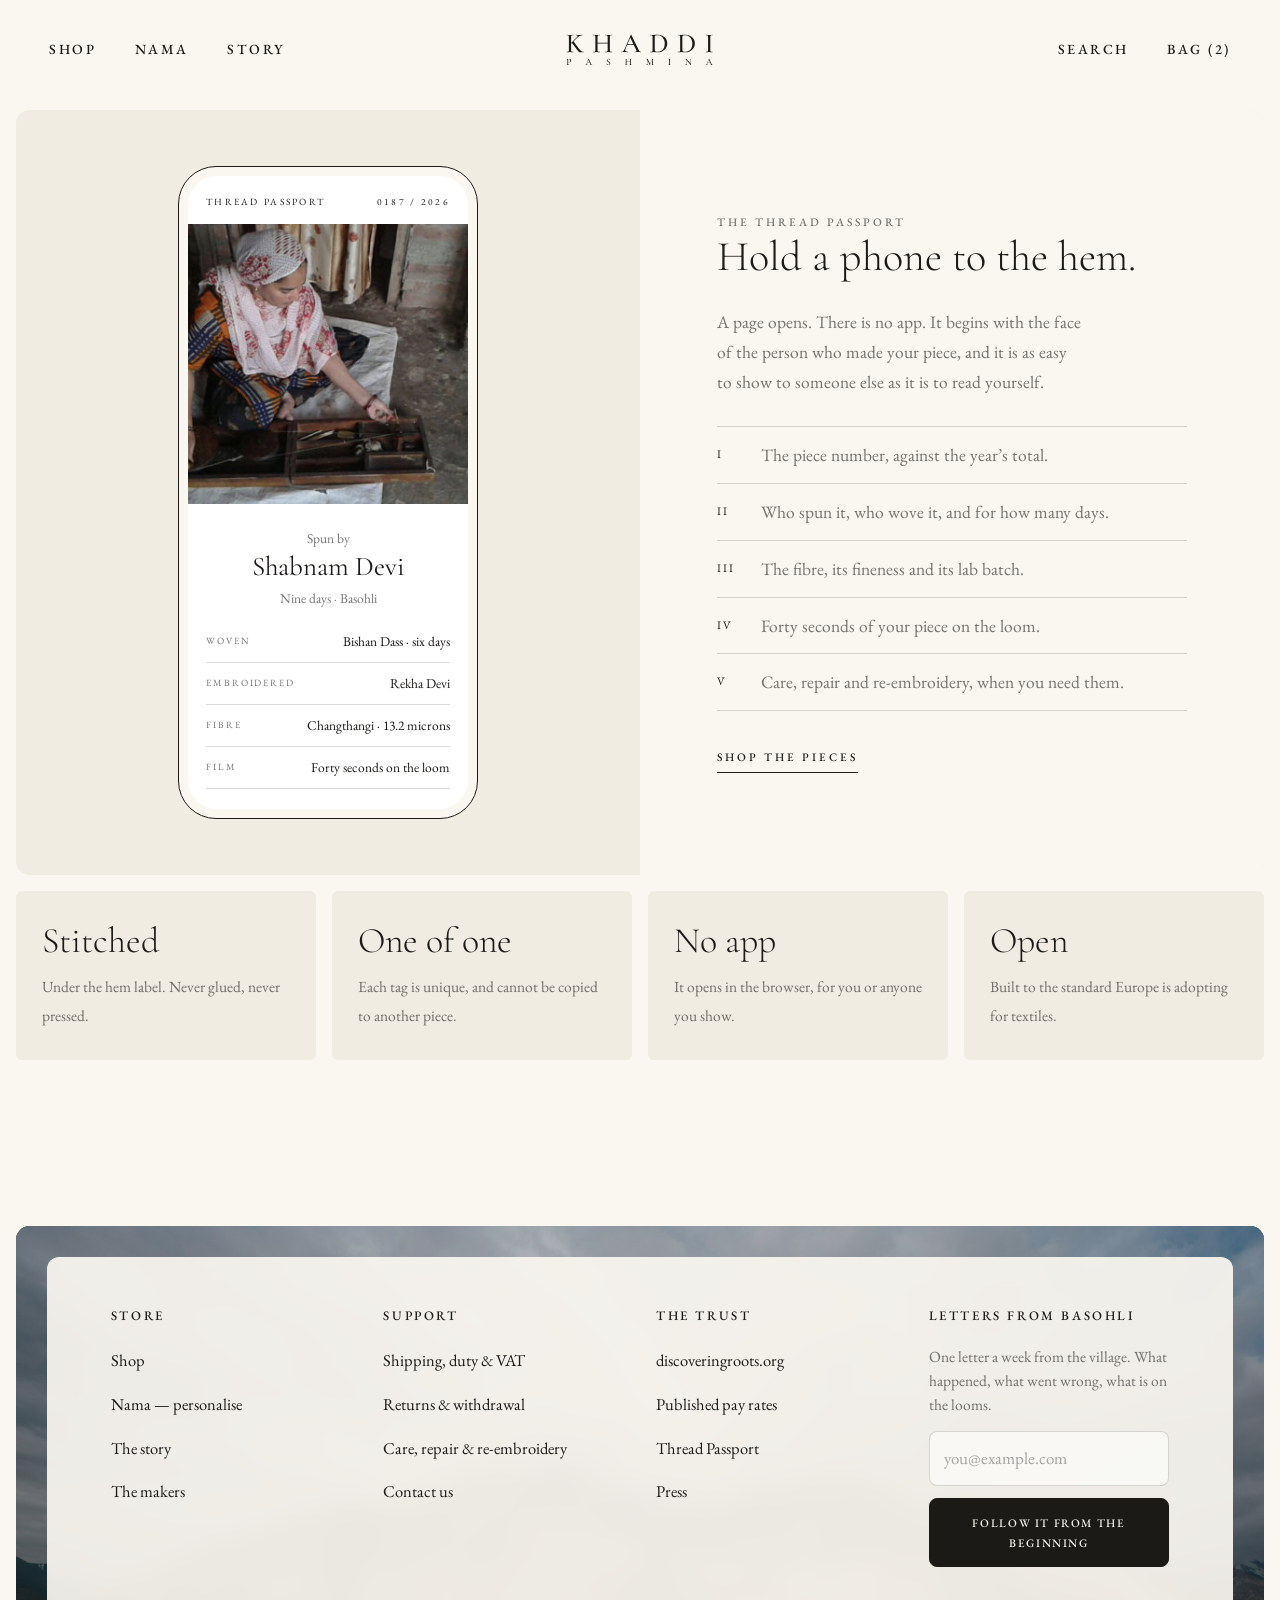
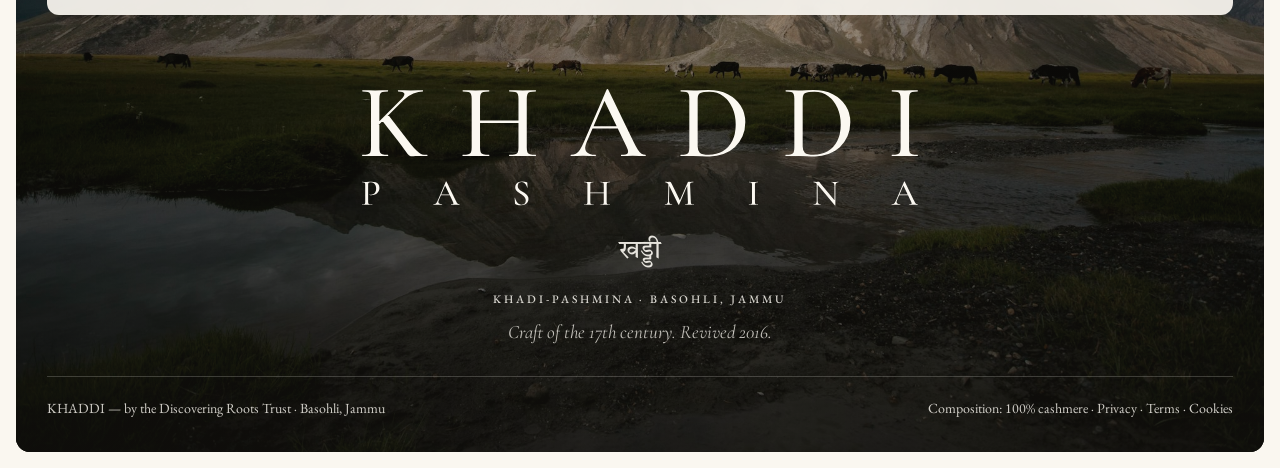
<file: passport.html>
<!DOCTYPE html>
<html lang="en">
<head>
<meta charset="utf-8">
<meta name="viewport" content="width=device-width, initial-scale=1">
<title>Thread Passport — KHADDI PASHMINA</title>
<meta name="description" content="The record stitched into every KHADDI piece.">
<link rel="icon" href="assets/logo/khaddi-pashmina.svg" type="image/svg+xml">
<link rel="preconnect" href="https://fonts.googleapis.com">
<link rel="preconnect" href="https://fonts.gstatic.com" crossorigin>
<link href="https://fonts.googleapis.com/css2?family=Cormorant+Garamond:ital,wght@0,300;0,400;0,500;1,300;1,400&family=EB+Garamond:ital,wght@0,400;0,500;1,400&family=Tiro+Devanagari+Hindi&family=Mrs+Saint+Delafield&display=swap" rel="stylesheet">
<link rel="stylesheet" href="assets/css/khaddi.css">
<script>document.documentElement.classList.add('js')</script>
</head>
<body>

<header class="site-header">
  <nav class="nav" aria-label="Primary"><a href="shop.html">Shop</a><a href="nama.html">Nama</a><a href="story.html">Story</a></nav>
  <details class="m-menu"><summary class="label" aria-label="Menu">Menu</summary><div class="sheet"><a href="shop.html">Shop</a><a href="nama.html">Nama</a><a href="story.html">Story</a><a href="makers.html">The makers</a><a href="passport.html">Thread Passport</a><a href="contact.html">Contact</a></div></details>
  <a class="logo" href="index.html" aria-label="KHADDI PASHMINA — home"><svg viewBox="0 0 531.1 113.8" role="img" aria-label="KHADDI PASHMINA"><path d="M10.43 57.45V11.15Q10.43 8.25 9.85 6.8Q9.27 5.35 7.53 4.8Q5.78 4.25 2.35 4.25Q2.1 4.25 2.1 3.65Q2.1 3.05 2.35 3.05Q4.84 3.05 7.9 3.2Q10.96 3.35 14.34 3.35Q17.98 3.35 21.01 3.2Q24.05 3.05 26.44 3.05Q26.68 3.05 26.68 3.65Q26.68 4.25 26.44 4.25Q23 4.25 21.28 4.85Q19.56 5.45 18.95 6.95Q18.35 8.45 18.35 11.35V57.45Q18.35 60.35 18.9 61.85Q19.46 63.35 21.2 63.85Q22.95 64.35 26.44 64.35Q26.73 64.35 26.73 64.95Q26.73 65.55 26.44 65.55Q23.95 65.55 20.96 65.45Q17.98 65.35 14.34 65.35Q10.96 65.35 7.83 65.45Q4.69 65.55 2.2 65.55Q2 65.55 2 64.95Q2 64.35 2.2 64.35Q5.68 64.35 7.45 63.85Q9.22 63.35 9.83 61.85Q10.43 60.35 10.43 57.45ZM35.9 51.05 20.72 31.51 26.63 26.39 41.43 45.62Q45.77 51.34 48.77 54.94Q51.78 58.55 53.82 60.52Q55.86 62.48 57.43 63.3Q58.99 64.12 60.45 64.24Q61.91 64.35 63.68 64.35Q63.98 64.35 63.98 64.95Q63.98 65.55 63.68 65.55Q59.22 65.55 56.52 65.55Q53.82 65.55 52.48 65.55Q51.42 65.55 50.67 65.63Q49.93 65.7 49.3 65.7Q47.94 65.7 47.05 65.2Q46.16 64.7 44.98 63.2Q43.79 61.7 41.7 58.8Q39.61 55.9 35.9 51.05ZM13.16 37.77 38.91 11.81Q42.66 8.06 41.99 6.16Q41.31 4.25 36.15 4.25Q35.9 4.25 35.9 3.65Q35.9 3.05 36.15 3.05Q38.68 3.05 41.29 3.2Q43.9 3.35 48.17 3.35Q52.36 3.35 54.8 3.2Q57.25 3.05 59.52 3.05Q59.82 3.05 59.82 3.65Q59.82 4.25 59.52 4.25Q55.58 4.25 50.63 6.22Q45.68 8.18 41.34 12.41L15.7 37.85ZM150.29 11.35Q150.29 8.45 149.71 6.95Q149.13 5.45 147.29 4.85Q145.45 4.25 141.66 4.25Q141.36 4.25 141.36 3.65Q141.36 3.05 141.66 3.05Q144.1 3.05 147.23 3.2Q150.36 3.35 154.3 3.35Q157.68 3.35 160.93 3.2Q164.18 3.05 166.61 3.05Q166.91 3.05 166.91 3.65Q166.91 4.25 166.61 4.25Q163.04 4.25 161.21 4.8Q159.37 5.35 158.76 6.8Q158.15 8.25 158.15 11.15V57.45Q158.15 60.35 158.76 61.85Q159.37 63.35 161.21 63.85Q163.04 64.35 166.61 64.35Q166.91 64.35 166.91 64.95Q166.91 65.55 166.61 65.55Q164.18 65.55 160.93 65.45Q157.68 65.35 154.3 65.35Q150.36 65.35 147.23 65.45Q144.1 65.55 141.66 65.55Q141.36 65.55 141.36 64.95Q141.36 64.35 141.66 64.35Q145.45 64.35 147.29 63.85Q149.13 63.35 149.71 61.85Q150.29 60.35 150.29 57.45ZM109.57 34.18V31.87H153.8V34.18ZM105.9 57.45V11.15Q105.9 8.25 105.29 6.8Q104.68 5.35 102.9 4.8Q101.11 4.25 97.55 4.25Q97.3 4.25 97.3 3.65Q97.3 3.05 97.55 3.05Q100.04 3.05 103.15 3.2Q106.26 3.35 109.63 3.35Q113.63 3.35 116.78 3.2Q119.94 3.05 122.45 3.05Q122.65 3.05 122.65 3.65Q122.65 4.25 122.45 4.25Q118.76 4.25 116.92 4.85Q115.08 5.45 114.45 6.95Q113.82 8.45 113.82 11.35V57.45Q113.82 60.35 114.42 61.85Q115.02 63.35 116.9 63.85Q118.78 64.35 122.45 64.35Q122.65 64.35 122.65 64.95Q122.65 65.55 122.45 65.55Q119.83 65.55 116.73 65.45Q113.63 65.35 109.63 65.35Q106.24 65.35 103.07 65.45Q99.89 65.55 97.4 65.55Q97.2 65.55 97.2 64.95Q97.2 64.35 97.4 64.35Q101.02 64.35 102.83 63.85Q104.65 63.35 105.28 61.85Q105.9 60.35 105.9 57.45ZM218.86 39.46 220.03 37.21H247.24L247.94 39.46ZM270.61 64.35Q271.05 64.35 271.05 64.95Q271.05 65.55 270.61 65.55Q267.72 65.55 264.63 65.35Q261.55 65.15 258.71 65.15Q255.48 65.15 253.11 65.35Q250.75 65.55 247.87 65.55Q247.47 65.55 247.47 64.95Q247.47 64.35 247.87 64.35Q252.79 64.35 253.88 62.79Q254.97 61.22 252.8 56.7L231.24 11.93L234.49 7.12L214.92 52.4Q212.33 58.45 214.66 61.4Q216.98 64.35 223.24 64.35Q223.74 64.35 223.74 64.95Q223.74 65.55 223.24 65.55Q220.24 65.55 217.74 65.35Q215.24 65.15 211.44 65.15Q207.76 65.15 205.52 65.35Q203.28 65.55 200.1 65.55Q199.7 65.55 199.7 64.95Q199.7 64.35 200.1 64.35Q202.8 64.35 204.78 63.29Q206.75 62.22 208.6 59.42Q210.44 56.61 212.66 51.45L233.92 2.32Q234.08 2.02 234.68 2Q235.29 1.98 235.39 2.32L259.4 51.85Q261.75 56.72 263.52 59.47Q265.3 62.22 266.99 63.29Q268.68 64.35 270.61 64.35ZM331.78 65.95Q328.8 65.95 324.38 65.65Q319.97 65.35 316.25 65.35Q312.86 65.35 309.73 65.45Q306.6 65.55 304.1 65.55Q303.9 65.55 303.9 64.95Q303.9 64.35 304.1 64.35Q307.58 64.35 309.36 63.85Q311.15 63.35 311.74 61.85Q312.33 60.35 312.33 57.45V11.15Q312.33 8.25 311.74 6.8Q311.15 5.35 309.43 4.8Q307.7 4.25 304.25 4.25Q304 4.25 304 3.65Q304 3.05 304.25 3.05Q306.74 3.05 309.8 3.2Q312.86 3.35 316.26 3.35Q319.67 3.35 323.61 3.1Q327.56 2.85 330.38 2.85Q340.94 2.85 348.81 6.85Q356.68 10.85 361.06 17.75Q365.44 24.65 365.44 33.25Q365.44 40.75 362.78 46.8Q360.12 52.85 355.45 57.1Q350.77 61.35 344.67 63.65Q338.57 65.95 331.78 65.95ZM330.78 64.2Q338.25 64.2 343.99 60.9Q349.73 57.59 353.03 51.15Q356.32 44.7 356.32 35.45Q356.32 26.79 353.26 19.81Q350.19 12.82 344.61 8.69Q339.03 4.56 331.32 4.56Q325.34 4.56 322.79 5.74Q320.25 6.92 320.25 11.35V56.35Q320.25 60.38 322.24 62.29Q324.24 64.2 330.78 64.2ZM431.38 65.95Q428.4 65.95 423.98 65.65Q419.57 65.35 415.85 65.35Q412.46 65.35 409.33 65.45Q406.2 65.55 403.7 65.55Q403.5 65.55 403.5 64.95Q403.5 64.35 403.7 64.35Q407.18 64.35 408.96 63.85Q410.75 63.35 411.34 61.85Q411.93 60.35 411.93 57.45V11.15Q411.93 8.25 411.34 6.8Q410.75 5.35 409.03 4.8Q407.3 4.25 403.85 4.25Q403.6 4.25 403.6 3.65Q403.6 3.05 403.85 3.05Q406.34 3.05 409.4 3.2Q412.46 3.35 415.86 3.35Q419.27 3.35 423.21 3.1Q427.16 2.85 429.98 2.85Q440.54 2.85 448.41 6.85Q456.28 10.85 460.66 17.75Q465.04 24.65 465.04 33.25Q465.04 40.75 462.38 46.8Q459.72 52.85 455.05 57.1Q450.37 61.35 444.27 63.65Q438.17 65.95 431.38 65.95ZM430.38 64.2Q437.85 64.2 443.59 60.9Q449.33 57.59 452.63 51.15Q455.92 44.7 455.92 35.45Q455.92 26.79 452.86 19.81Q449.79 12.82 444.21 8.69Q438.63 4.56 430.92 4.56Q424.94 4.56 422.39 5.74Q419.85 6.92 419.85 11.35V56.35Q419.85 60.38 421.84 62.29Q423.84 64.2 430.38 64.2ZM520.75 57.45Q520.75 60.35 521.3 61.85Q521.86 63.35 523.6 63.85Q525.35 64.35 528.84 64.35Q529.08 64.35 529.08 64.95Q529.08 65.55 528.84 65.55Q526.33 65.55 523.31 65.45Q520.29 65.35 516.64 65.35Q513.19 65.35 510.1 65.45Q507.01 65.55 504.5 65.55Q504.25 65.55 504.25 64.95Q504.25 64.35 504.52 64.35Q507.98 64.35 509.75 63.85Q511.52 63.35 512.13 61.85Q512.73 60.35 512.73 57.45V11.15Q512.73 8.25 512.14 6.8Q511.55 5.35 509.76 4.8Q507.98 4.25 504.5 4.25Q504.25 4.25 504.25 3.65Q504.25 3.05 504.5 3.05Q507.01 3.05 510.1 3.2Q513.19 3.35 516.64 3.35Q520.29 3.35 523.36 3.2Q526.44 3.05 528.84 3.05Q529.08 3.05 529.08 3.65Q529.08 4.25 528.84 4.25Q525.38 4.25 523.65 4.85Q521.93 5.45 521.34 6.95Q520.75 8.45 520.75 11.35ZM7.69 108.84Q7.69 109.89 7.95 110.43Q8.22 110.97 9.07 111.18Q9.92 111.39 11.6 111.39Q11.71 111.39 11.71 111.6Q11.71 111.81 11.6 111.81Q10.48 111.81 9.17 111.78Q7.86 111.74 6.32 111.74Q5.14 111.74 4.05 111.78Q2.96 111.81 2.09 111.81Q2 111.81 2 111.6Q2 111.39 2.09 111.39Q3.31 111.39 3.91 111.22Q4.51 111.04 4.71 110.52Q4.92 109.99 4.92 108.98V92.77Q4.92 91.76 4.71 91.25Q4.51 90.74 3.91 90.55Q3.31 90.36 2.09 90.36Q2 90.36 2 90.15Q2 89.94 2.09 89.94Q2.96 89.94 4.03 89.99Q5.1 90.04 6.28 90.04Q7.16 90.04 8.49 89.94Q9.82 89.83 11.12 89.83Q13.17 89.83 14.8 90.42Q16.43 91.01 17.4 92.27Q18.37 93.53 18.4 95.57Q18.43 97.4 17.75 98.73Q17.08 100.06 15.94 100.92Q14.8 101.79 13.43 102.22Q12.06 102.64 10.71 102.64Q10.3 102.64 9.86 102.61Q9.43 102.57 9.03 102.47Q8.9 102.43 8.95 102.21Q8.99 101.98 9.11 102.01Q9.41 102.08 9.75 102.12Q10.09 102.15 10.34 102.15Q11.64 102.15 12.77 101.52Q13.9 100.89 14.6 99.59Q15.3 98.28 15.3 96.32Q15.3 94.43 14.65 93.12Q14 91.81 12.85 91.12Q11.7 90.43 10.17 90.43Q9.2 90.43 8.66 90.58Q8.12 90.72 7.9 91.23Q7.69 91.74 7.69 92.84ZM76.2 102.68 76.61 101.89H86.13L86.38 102.68ZM94.31 111.39Q94.46 111.39 94.46 111.6Q94.46 111.81 94.31 111.81Q93.3 111.81 92.22 111.74Q91.14 111.67 90.15 111.67Q89.01 111.67 88.19 111.74Q87.36 111.81 86.35 111.81Q86.21 111.81 86.21 111.6Q86.21 111.39 86.35 111.39Q88.08 111.39 88.46 110.85Q88.84 110.3 88.08 108.72L80.53 93.05L81.67 91.36L74.82 107.21Q73.91 109.33 74.73 110.36Q75.54 111.39 77.73 111.39Q77.91 111.39 77.91 111.6Q77.91 111.81 77.73 111.81Q76.68 111.81 75.81 111.74Q74.93 111.67 73.6 111.67Q72.31 111.67 71.53 111.74Q70.75 111.81 69.63 111.81Q69.49 111.81 69.49 111.6Q69.49 111.39 69.63 111.39Q70.58 111.39 71.27 111.02Q71.96 110.65 72.61 109.67Q73.25 108.68 74.03 106.88L81.47 89.68Q81.52 89.58 81.74 89.57Q81.95 89.56 81.98 89.68L90.39 107.02Q91.21 108.72 91.83 109.68Q92.45 110.65 93.04 111.02Q93.63 111.39 94.31 111.39ZM149.61 93.86Q149.61 95.27 150.31 96.28Q151.01 97.3 152.13 98.09Q153.25 98.87 154.5 99.64Q155.81 100.42 157.01 101.29Q158.2 102.16 158.99 103.33Q159.78 104.5 159.78 106.18Q159.78 107.9 158.9 109.27Q158.02 110.64 156.39 111.44Q154.76 112.23 152.47 112.23Q151.57 112.23 150.65 112.08Q149.72 111.93 148.87 111.64Q148.02 111.36 147.33 110.95Q147.17 110.84 147.1 110.7Q147.02 110.56 147 110.28L146.67 105.28Q146.63 105.1 146.82 105.09Q147.02 105.07 147.05 105.21Q147.36 106.27 147.88 107.39Q148.39 108.52 149.14 109.45Q149.89 110.39 150.92 110.98Q151.95 111.57 153.3 111.57Q154.26 111.57 155.15 111.22Q156.04 110.88 156.61 110.04Q157.18 109.21 157.18 107.76Q157.18 106.08 156.43 104.93Q155.69 103.77 154.53 102.92Q153.38 102.07 152.1 101.3Q150.87 100.53 149.73 99.7Q148.6 98.88 147.89 97.77Q147.18 96.67 147.18 95.07Q147.18 93.19 148.17 91.97Q149.17 90.74 150.73 90.15Q152.3 89.55 153.95 89.55Q155.02 89.55 156.13 89.76Q157.25 89.97 158.18 90.36Q158.49 90.48 158.59 90.65Q158.7 90.81 158.7 91L158.87 95.36Q158.87 95.48 158.7 95.51Q158.52 95.53 158.47 95.41Q158.34 94.8 158 93.91Q157.66 93.02 157.06 92.17Q156.46 91.31 155.53 90.73Q154.6 90.15 153.27 90.15Q152.05 90.15 151.24 90.65Q150.42 91.16 150.02 91.99Q149.61 92.81 149.61 93.86ZM231.2 92.84Q231.2 91.83 230.99 91.3Q230.79 90.78 230.15 90.57Q229.5 90.36 228.18 90.36Q228.07 90.36 228.07 90.15Q228.07 89.94 228.18 89.94Q229.03 89.94 230.13 89.99Q231.22 90.04 232.6 90.04Q233.78 90.04 234.92 89.99Q236.06 89.94 236.91 89.94Q237.01 89.94 237.01 90.15Q237.01 90.36 236.91 90.36Q235.66 90.36 235.02 90.55Q234.37 90.74 234.16 91.25Q233.95 91.76 233.95 92.77V108.98Q233.95 109.99 234.16 110.52Q234.37 111.04 235.02 111.22Q235.66 111.39 236.91 111.39Q237.01 111.39 237.01 111.6Q237.01 111.81 236.91 111.81Q236.06 111.81 234.92 111.78Q233.78 111.74 232.6 111.74Q231.22 111.74 230.13 111.78Q229.03 111.81 228.18 111.81Q228.07 111.81 228.07 111.6Q228.07 111.39 228.18 111.39Q229.5 111.39 230.15 111.22Q230.79 111.04 230.99 110.52Q231.2 109.99 231.2 108.98ZM216.94 100.83V100.03H232.42V100.83ZM215.66 108.98V92.77Q215.66 91.76 215.45 91.25Q215.23 90.74 214.61 90.55Q213.98 90.36 212.73 90.36Q212.65 90.36 212.65 90.15Q212.65 89.94 212.73 89.94Q213.61 89.94 214.69 89.99Q215.78 90.04 216.96 90.04Q218.36 90.04 219.47 89.99Q220.57 89.94 221.45 89.94Q221.52 89.94 221.52 90.15Q221.52 90.36 221.45 90.36Q220.16 90.36 219.52 90.57Q218.87 90.78 218.65 91.3Q218.43 91.83 218.43 92.84V108.98Q218.43 109.99 218.64 110.52Q218.85 111.04 219.51 111.22Q220.17 111.39 221.45 111.39Q221.52 111.39 221.52 111.6Q221.52 111.81 221.45 111.81Q220.54 111.81 219.45 111.78Q218.36 111.74 216.96 111.74Q215.78 111.74 214.67 111.78Q213.56 111.81 212.68 111.81Q212.61 111.81 212.61 111.6Q212.61 111.39 212.68 111.39Q213.95 111.39 214.59 111.22Q215.22 111.04 215.44 110.52Q215.66 109.99 215.66 108.98ZM292.15 107.81 292.5 90.74 293.38 90.81 293.03 107.81Q293 109.63 293.69 110.51Q294.38 111.39 295.99 111.39Q296.07 111.39 296.07 111.6Q296.07 111.81 295.99 111.81Q295.22 111.81 294.4 111.78Q293.59 111.74 292.59 111.74Q291.63 111.74 290.8 111.78Q289.96 111.81 289.23 111.81Q289.14 111.81 289.14 111.6Q289.14 111.39 289.23 111.39Q290.68 111.39 291.4 110.51Q292.11 109.63 292.15 107.81ZM316.65 111.39Q316.74 111.39 316.74 111.6Q316.74 111.81 316.65 111.81Q315.78 111.81 314.69 111.78Q313.6 111.74 312.4 111.74Q311.22 111.74 310.22 111.78Q309.21 111.81 308.4 111.81Q308.31 111.81 308.31 111.6Q308.31 111.39 308.4 111.39Q310.1 111.39 310.59 110.94Q311.09 110.48 311 108.98L310.29 92.5L311.65 90.52L302.59 111.57Q302.56 111.71 302.32 111.71Q302.08 111.71 302.01 111.57L292.89 92.84Q291.68 90.36 289.48 90.36Q289.39 90.36 289.39 90.15Q289.39 89.94 289.48 89.94Q290.1 89.94 290.78 89.97Q291.47 90.01 291.94 90.01Q292.62 90.01 293.15 89.97Q293.69 89.94 293.98 89.94Q294.47 89.94 294.74 90.27Q295.02 90.6 295.59 91.76L303.53 107.9L302.24 110.13L310.66 90.81Q310.85 90.38 311.12 90.16Q311.38 89.94 311.71 89.94Q311.96 89.94 312.33 89.97Q312.7 90.01 313.18 90.01Q314.19 90.01 314.85 89.97Q315.51 89.94 316.21 89.94Q316.29 89.94 316.29 90.15Q316.29 90.36 316.21 90.36Q314.54 90.36 313.76 90.9Q312.97 91.44 313.03 92.88L313.77 108.98Q313.82 109.99 314.03 110.52Q314.24 111.04 314.85 111.22Q315.45 111.39 316.65 111.39ZM374.58 108.98Q374.58 109.99 374.78 110.52Q374.97 111.04 375.58 111.22Q376.19 111.39 377.41 111.39Q377.5 111.39 377.5 111.6Q377.5 111.81 377.41 111.81Q376.54 111.81 375.48 111.78Q374.42 111.74 373.14 111.74Q371.94 111.74 370.86 111.78Q369.77 111.81 368.9 111.81Q368.81 111.81 368.81 111.6Q368.81 111.39 368.9 111.39Q370.11 111.39 370.73 111.22Q371.35 111.04 371.57 110.52Q371.78 109.99 371.78 108.98V92.77Q371.78 91.76 371.57 91.25Q371.36 90.74 370.74 90.55Q370.11 90.36 368.9 90.36Q368.81 90.36 368.81 90.15Q368.81 89.94 368.9 89.94Q369.77 89.94 370.86 89.99Q371.94 90.04 373.14 90.04Q374.42 90.04 375.5 89.99Q376.57 89.94 377.41 89.94Q377.5 89.94 377.5 90.15Q377.5 90.36 377.41 90.36Q376.2 90.36 375.6 90.57Q375 90.78 374.79 91.3Q374.58 91.83 374.58 92.84ZM433.15 107.81V90.74L434.05 90.81V107.81Q434.05 109.63 434.72 110.51Q435.39 111.39 436.82 111.39Q436.91 111.39 436.91 111.6Q436.91 111.81 436.82 111.81Q436.1 111.81 435.34 111.78Q434.57 111.74 433.65 111.74Q432.72 111.74 431.85 111.78Q430.97 111.81 430.21 111.81Q430.12 111.81 430.12 111.6Q430.12 111.39 430.21 111.39Q431.75 111.39 432.45 110.51Q433.15 109.63 433.15 107.81ZM450.87 112.26Q450.87 112.35 450.7 112.37Q450.53 112.38 450.46 112.35L434 92.81Q432.77 91.37 431.87 90.87Q430.97 90.36 430.11 90.36Q430.02 90.36 430.02 90.15Q430.02 89.94 430.11 89.94Q430.75 89.94 431.43 89.97Q432.11 90.01 432.66 90.01Q433.5 90.01 434.19 89.97Q434.89 89.94 435.26 89.94Q435.71 89.94 435.91 90.34Q436.11 90.74 436.93 91.76L450.59 108.2ZM450.87 93.98V112.26L449.99 111.19V93.98Q449.99 92.16 449.33 91.26Q448.68 90.36 447.25 90.36Q447.18 90.36 447.18 90.15Q447.18 89.94 447.25 89.94Q447.99 89.94 448.75 89.99Q449.51 90.04 450.44 90.04Q451.3 90.04 452.16 89.99Q453.01 89.94 453.72 89.94Q453.81 89.94 453.81 90.15Q453.81 90.36 453.72 90.36Q452.26 90.36 451.56 91.26Q450.87 92.16 450.87 93.98ZM510.82 102.68 511.22 101.89H520.75L520.99 102.68ZM528.92 111.39Q529.08 111.39 529.08 111.6Q529.08 111.81 528.92 111.81Q527.91 111.81 526.83 111.74Q525.75 111.67 524.76 111.67Q523.63 111.67 522.8 111.74Q521.98 111.81 520.97 111.81Q520.83 111.81 520.83 111.6Q520.83 111.39 520.97 111.39Q522.69 111.39 523.07 110.85Q523.45 110.3 522.69 108.72L515.15 93.05L516.28 91.36L509.43 107.21Q508.53 109.33 509.34 110.36Q510.16 111.39 512.35 111.39Q512.52 111.39 512.52 111.6Q512.52 111.81 512.35 111.81Q511.3 111.81 510.42 111.74Q509.55 111.67 508.22 111.67Q506.93 111.67 506.14 111.74Q505.36 111.81 504.25 111.81Q504.11 111.81 504.11 111.6Q504.11 111.39 504.25 111.39Q505.19 111.39 505.88 111.02Q506.58 110.65 507.22 109.67Q507.86 108.68 508.64 106.88L516.08 89.68Q516.14 89.58 516.35 89.57Q516.56 89.56 516.6 89.68L525 107.02Q525.82 108.72 526.45 109.68Q527.07 110.65 527.66 111.02Q528.25 111.39 528.92 111.39Z"/></svg></a>
  <nav class="nav right" aria-label="Secondary"><a href="#">Search</a><a href="bag.html">Bag (2)</a></nav>
  <a class="bag" href="bag.html">Bag (2)</a>
</header>
<main>

  <section class="split bleed">
    <div class="txt mid" style="padding-top:56px;padding-bottom:56px">
      <div class="device"><div class="screen">
        <div class="top"><span>Thread Passport</span><span>0187 / 2026</span></div>
        <div class="face"><img src="assets/img/craft/charkha.jpg" alt="The spinner at her charkha"></div>
        <div class="who"><span>Spun by</span><b>Shabnam Devi</b><span>Nine days · Basohli</span></div>
        <ul>
          <li><span>Woven</span><span>Bishan Dass · six days</span></li>
          <li><span>Embroidered</span><span>Rekha Devi</span></li>
          <li><span>Fibre</span><span>Changthangi · 13.2 microns</span></li>
          <li><span>Film</span><span>Forty seconds on the loom</span></li>
        </ul>
      </div></div>
    </div>
    <div class="txt" style="background:var(--paper)">
      <p class="label soft">The Thread Passport</p>
      <h1 class="title">Hold a phone to the hem.</h1>
      <div class="prose" style="color:var(--soft)"><p>A page opens. There is no app. It begins with the face of the person who made your piece, and it is as easy to show to someone else as it is to read yourself.</p></div>
      <ol class="steps" style="width:100%">
        <li>The piece number, against the year’s total.</li>
        <li>Who spun it, who wove it, and for how many days.</li>
        <li>The fibre, its fineness and its lab batch.</li>
        <li>Forty seconds of your piece on the loom.</li>
        <li>Care, repair and re-embroidery, when you need them.</li>
      </ol>
      <a class="more" href="shop.html">Shop the pieces</a>
    </div>
  </section>

  <div class="facts bleed gap-s">
    <div><b>Stitched</b><span class="small">Under the hem label. Never glued, never pressed.</span></div>
    <div><b>One of one</b><span class="small">Each tag is unique, and cannot be copied to another piece.</span></div>
    <div><b>No app</b><span class="small">It opens in the browser, for you or anyone you show.</span></div>
    <div><b>Open</b><span class="small">Built to the standard Europe is adopting for textiles.</span></div>
  </div>

</main>

<footer class="site-footer">
  <img src="assets/img/footer-valley.jpg" alt="" loading="lazy">
  <div class="foot">
    <div><h4>Store</h4><ul><li><a href="shop.html">Shop</a></li><li><a href="nama.html">Nama — personalise</a></li><li><a href="story.html">The story</a></li><li><a href="makers.html">The makers</a></li></ul></div>
    <div><h4>Support</h4><ul><li><a href="#">Shipping, duty &amp; VAT</a></li><li><a href="#">Returns &amp; withdrawal</a></li><li><a href="#">Care, repair &amp; re-embroidery</a></li><li><a href="contact.html">Contact us</a></li></ul></div>
    <div><h4>The trust</h4><ul><li><a href="#">discoveringroots.org</a></li><li><a href="makers.html">Published pay rates</a></li><li><a href="passport.html">Thread Passport</a></li><li><a href="#">Press</a></li></ul></div>
    <div><h4>Letters from Basohli</h4><p>One letter a week from the village. What happened, what went wrong, what is on the looms.</p><form class="form"><input class="field" type="email" placeholder="you@example.com" aria-label="Email"><button class="btn solid" type="button">Follow it from the beginning</button></form></div>
  </div>
  <div class="foot-mark">
    <a class="logo" href="index.html" aria-label="KHADDI PASHMINA"><svg viewBox="0 0 531.1 113.8" role="img" aria-label="KHADDI PASHMINA"><path d="M10.43 57.45V11.15Q10.43 8.25 9.85 6.8Q9.27 5.35 7.53 4.8Q5.78 4.25 2.35 4.25Q2.1 4.25 2.1 3.65Q2.1 3.05 2.35 3.05Q4.84 3.05 7.9 3.2Q10.96 3.35 14.34 3.35Q17.98 3.35 21.01 3.2Q24.05 3.05 26.44 3.05Q26.68 3.05 26.68 3.65Q26.68 4.25 26.44 4.25Q23 4.25 21.28 4.85Q19.56 5.45 18.95 6.95Q18.35 8.45 18.35 11.35V57.45Q18.35 60.35 18.9 61.85Q19.46 63.35 21.2 63.85Q22.95 64.35 26.44 64.35Q26.73 64.35 26.73 64.95Q26.73 65.55 26.44 65.55Q23.95 65.55 20.96 65.45Q17.98 65.35 14.34 65.35Q10.96 65.35 7.83 65.45Q4.69 65.55 2.2 65.55Q2 65.55 2 64.95Q2 64.35 2.2 64.35Q5.68 64.35 7.45 63.85Q9.22 63.35 9.83 61.85Q10.43 60.35 10.43 57.45ZM35.9 51.05 20.72 31.51 26.63 26.39 41.43 45.62Q45.77 51.34 48.77 54.94Q51.78 58.55 53.82 60.52Q55.86 62.48 57.43 63.3Q58.99 64.12 60.45 64.24Q61.91 64.35 63.68 64.35Q63.98 64.35 63.98 64.95Q63.98 65.55 63.68 65.55Q59.22 65.55 56.52 65.55Q53.82 65.55 52.48 65.55Q51.42 65.55 50.67 65.63Q49.93 65.7 49.3 65.7Q47.94 65.7 47.05 65.2Q46.16 64.7 44.98 63.2Q43.79 61.7 41.7 58.8Q39.61 55.9 35.9 51.05ZM13.16 37.77 38.91 11.81Q42.66 8.06 41.99 6.16Q41.31 4.25 36.15 4.25Q35.9 4.25 35.9 3.65Q35.9 3.05 36.15 3.05Q38.68 3.05 41.29 3.2Q43.9 3.35 48.17 3.35Q52.36 3.35 54.8 3.2Q57.25 3.05 59.52 3.05Q59.82 3.05 59.82 3.65Q59.82 4.25 59.52 4.25Q55.58 4.25 50.63 6.22Q45.68 8.18 41.34 12.41L15.7 37.85ZM150.29 11.35Q150.29 8.45 149.71 6.95Q149.13 5.45 147.29 4.85Q145.45 4.25 141.66 4.25Q141.36 4.25 141.36 3.65Q141.36 3.05 141.66 3.05Q144.1 3.05 147.23 3.2Q150.36 3.35 154.3 3.35Q157.68 3.35 160.93 3.2Q164.18 3.05 166.61 3.05Q166.91 3.05 166.91 3.65Q166.91 4.25 166.61 4.25Q163.04 4.25 161.21 4.8Q159.37 5.35 158.76 6.8Q158.15 8.25 158.15 11.15V57.45Q158.15 60.35 158.76 61.85Q159.37 63.35 161.21 63.85Q163.04 64.35 166.61 64.35Q166.91 64.35 166.91 64.95Q166.91 65.55 166.61 65.55Q164.18 65.55 160.93 65.45Q157.68 65.35 154.3 65.35Q150.36 65.35 147.23 65.45Q144.1 65.55 141.66 65.55Q141.36 65.55 141.36 64.95Q141.36 64.35 141.66 64.35Q145.45 64.35 147.29 63.85Q149.13 63.35 149.71 61.85Q150.29 60.35 150.29 57.45ZM109.57 34.18V31.87H153.8V34.18ZM105.9 57.45V11.15Q105.9 8.25 105.29 6.8Q104.68 5.35 102.9 4.8Q101.11 4.25 97.55 4.25Q97.3 4.25 97.3 3.65Q97.3 3.05 97.55 3.05Q100.04 3.05 103.15 3.2Q106.26 3.35 109.63 3.35Q113.63 3.35 116.78 3.2Q119.94 3.05 122.45 3.05Q122.65 3.05 122.65 3.65Q122.65 4.25 122.45 4.25Q118.76 4.25 116.92 4.85Q115.08 5.45 114.45 6.95Q113.82 8.45 113.82 11.35V57.45Q113.82 60.35 114.42 61.85Q115.02 63.35 116.9 63.85Q118.78 64.35 122.45 64.35Q122.65 64.35 122.65 64.95Q122.65 65.55 122.45 65.55Q119.83 65.55 116.73 65.45Q113.63 65.35 109.63 65.35Q106.24 65.35 103.07 65.45Q99.89 65.55 97.4 65.55Q97.2 65.55 97.2 64.95Q97.2 64.35 97.4 64.35Q101.02 64.35 102.83 63.85Q104.65 63.35 105.28 61.85Q105.9 60.35 105.9 57.45ZM218.86 39.46 220.03 37.21H247.24L247.94 39.46ZM270.61 64.35Q271.05 64.35 271.05 64.95Q271.05 65.55 270.61 65.55Q267.72 65.55 264.63 65.35Q261.55 65.15 258.71 65.15Q255.48 65.15 253.11 65.35Q250.75 65.55 247.87 65.55Q247.47 65.55 247.47 64.95Q247.47 64.35 247.87 64.35Q252.79 64.35 253.88 62.79Q254.97 61.22 252.8 56.7L231.24 11.93L234.49 7.12L214.92 52.4Q212.33 58.45 214.66 61.4Q216.98 64.35 223.24 64.35Q223.74 64.35 223.74 64.95Q223.74 65.55 223.24 65.55Q220.24 65.55 217.74 65.35Q215.24 65.15 211.44 65.15Q207.76 65.15 205.52 65.35Q203.28 65.55 200.1 65.55Q199.7 65.55 199.7 64.95Q199.7 64.35 200.1 64.35Q202.8 64.35 204.78 63.29Q206.75 62.22 208.6 59.42Q210.44 56.61 212.66 51.45L233.92 2.32Q234.08 2.02 234.68 2Q235.29 1.98 235.39 2.32L259.4 51.85Q261.75 56.72 263.52 59.47Q265.3 62.22 266.99 63.29Q268.68 64.35 270.61 64.35ZM331.78 65.95Q328.8 65.95 324.38 65.65Q319.97 65.35 316.25 65.35Q312.86 65.35 309.73 65.45Q306.6 65.55 304.1 65.55Q303.9 65.55 303.9 64.95Q303.9 64.35 304.1 64.35Q307.58 64.35 309.36 63.85Q311.15 63.35 311.74 61.85Q312.33 60.35 312.33 57.45V11.15Q312.33 8.25 311.74 6.8Q311.15 5.35 309.43 4.8Q307.7 4.25 304.25 4.25Q304 4.25 304 3.65Q304 3.05 304.25 3.05Q306.74 3.05 309.8 3.2Q312.86 3.35 316.26 3.35Q319.67 3.35 323.61 3.1Q327.56 2.85 330.38 2.85Q340.94 2.85 348.81 6.85Q356.68 10.85 361.06 17.75Q365.44 24.65 365.44 33.25Q365.44 40.75 362.78 46.8Q360.12 52.85 355.45 57.1Q350.77 61.35 344.67 63.65Q338.57 65.95 331.78 65.95ZM330.78 64.2Q338.25 64.2 343.99 60.9Q349.73 57.59 353.03 51.15Q356.32 44.7 356.32 35.45Q356.32 26.79 353.26 19.81Q350.19 12.82 344.61 8.69Q339.03 4.56 331.32 4.56Q325.34 4.56 322.79 5.74Q320.25 6.92 320.25 11.35V56.35Q320.25 60.38 322.24 62.29Q324.24 64.2 330.78 64.2ZM431.38 65.95Q428.4 65.95 423.98 65.65Q419.57 65.35 415.85 65.35Q412.46 65.35 409.33 65.45Q406.2 65.55 403.7 65.55Q403.5 65.55 403.5 64.95Q403.5 64.35 403.7 64.35Q407.18 64.35 408.96 63.85Q410.75 63.35 411.34 61.85Q411.93 60.35 411.93 57.45V11.15Q411.93 8.25 411.34 6.8Q410.75 5.35 409.03 4.8Q407.3 4.25 403.85 4.25Q403.6 4.25 403.6 3.65Q403.6 3.05 403.85 3.05Q406.34 3.05 409.4 3.2Q412.46 3.35 415.86 3.35Q419.27 3.35 423.21 3.1Q427.16 2.85 429.98 2.85Q440.54 2.85 448.41 6.85Q456.28 10.85 460.66 17.75Q465.04 24.65 465.04 33.25Q465.04 40.75 462.38 46.8Q459.72 52.85 455.05 57.1Q450.37 61.35 444.27 63.65Q438.17 65.95 431.38 65.95ZM430.38 64.2Q437.85 64.2 443.59 60.9Q449.33 57.59 452.63 51.15Q455.92 44.7 455.92 35.45Q455.92 26.79 452.86 19.81Q449.79 12.82 444.21 8.69Q438.63 4.56 430.92 4.56Q424.94 4.56 422.39 5.74Q419.85 6.92 419.85 11.35V56.35Q419.85 60.38 421.84 62.29Q423.84 64.2 430.38 64.2ZM520.75 57.45Q520.75 60.35 521.3 61.85Q521.86 63.35 523.6 63.85Q525.35 64.35 528.84 64.35Q529.08 64.35 529.08 64.95Q529.08 65.55 528.84 65.55Q526.33 65.55 523.31 65.45Q520.29 65.35 516.64 65.35Q513.19 65.35 510.1 65.45Q507.01 65.55 504.5 65.55Q504.25 65.55 504.25 64.95Q504.25 64.35 504.52 64.35Q507.98 64.35 509.75 63.85Q511.52 63.35 512.13 61.85Q512.73 60.35 512.73 57.45V11.15Q512.73 8.25 512.14 6.8Q511.55 5.35 509.76 4.8Q507.98 4.25 504.5 4.25Q504.25 4.25 504.25 3.65Q504.25 3.05 504.5 3.05Q507.01 3.05 510.1 3.2Q513.19 3.35 516.64 3.35Q520.29 3.35 523.36 3.2Q526.44 3.05 528.84 3.05Q529.08 3.05 529.08 3.65Q529.08 4.25 528.84 4.25Q525.38 4.25 523.65 4.85Q521.93 5.45 521.34 6.95Q520.75 8.45 520.75 11.35ZM7.69 108.84Q7.69 109.89 7.95 110.43Q8.22 110.97 9.07 111.18Q9.92 111.39 11.6 111.39Q11.71 111.39 11.71 111.6Q11.71 111.81 11.6 111.81Q10.48 111.81 9.17 111.78Q7.86 111.74 6.32 111.74Q5.14 111.74 4.05 111.78Q2.96 111.81 2.09 111.81Q2 111.81 2 111.6Q2 111.39 2.09 111.39Q3.31 111.39 3.91 111.22Q4.51 111.04 4.71 110.52Q4.92 109.99 4.92 108.98V92.77Q4.92 91.76 4.71 91.25Q4.51 90.74 3.91 90.55Q3.31 90.36 2.09 90.36Q2 90.36 2 90.15Q2 89.94 2.09 89.94Q2.96 89.94 4.03 89.99Q5.1 90.04 6.28 90.04Q7.16 90.04 8.49 89.94Q9.82 89.83 11.12 89.83Q13.17 89.83 14.8 90.42Q16.43 91.01 17.4 92.27Q18.37 93.53 18.4 95.57Q18.43 97.4 17.75 98.73Q17.08 100.06 15.94 100.92Q14.8 101.79 13.43 102.22Q12.06 102.64 10.71 102.64Q10.3 102.64 9.86 102.61Q9.43 102.57 9.03 102.47Q8.9 102.43 8.95 102.21Q8.99 101.98 9.11 102.01Q9.41 102.08 9.75 102.12Q10.09 102.15 10.34 102.15Q11.64 102.15 12.77 101.52Q13.9 100.89 14.6 99.59Q15.3 98.28 15.3 96.32Q15.3 94.43 14.65 93.12Q14 91.81 12.85 91.12Q11.7 90.43 10.17 90.43Q9.2 90.43 8.66 90.58Q8.12 90.72 7.9 91.23Q7.69 91.74 7.69 92.84ZM76.2 102.68 76.61 101.89H86.13L86.38 102.68ZM94.31 111.39Q94.46 111.39 94.46 111.6Q94.46 111.81 94.31 111.81Q93.3 111.81 92.22 111.74Q91.14 111.67 90.15 111.67Q89.01 111.67 88.19 111.74Q87.36 111.81 86.35 111.81Q86.21 111.81 86.21 111.6Q86.21 111.39 86.35 111.39Q88.08 111.39 88.46 110.85Q88.84 110.3 88.08 108.72L80.53 93.05L81.67 91.36L74.82 107.21Q73.91 109.33 74.73 110.36Q75.54 111.39 77.73 111.39Q77.91 111.39 77.91 111.6Q77.91 111.81 77.73 111.81Q76.68 111.81 75.81 111.74Q74.93 111.67 73.6 111.67Q72.31 111.67 71.53 111.74Q70.75 111.81 69.63 111.81Q69.49 111.81 69.49 111.6Q69.49 111.39 69.63 111.39Q70.58 111.39 71.27 111.02Q71.96 110.65 72.61 109.67Q73.25 108.68 74.03 106.88L81.47 89.68Q81.52 89.58 81.74 89.57Q81.95 89.56 81.98 89.68L90.39 107.02Q91.21 108.72 91.83 109.68Q92.45 110.65 93.04 111.02Q93.63 111.39 94.31 111.39ZM149.61 93.86Q149.61 95.27 150.31 96.28Q151.01 97.3 152.13 98.09Q153.25 98.87 154.5 99.64Q155.81 100.42 157.01 101.29Q158.2 102.16 158.99 103.33Q159.78 104.5 159.78 106.18Q159.78 107.9 158.9 109.27Q158.02 110.64 156.39 111.44Q154.76 112.23 152.47 112.23Q151.57 112.23 150.65 112.08Q149.72 111.93 148.87 111.64Q148.02 111.36 147.33 110.95Q147.17 110.84 147.1 110.7Q147.02 110.56 147 110.28L146.67 105.28Q146.63 105.1 146.82 105.09Q147.02 105.07 147.05 105.21Q147.36 106.27 147.88 107.39Q148.39 108.52 149.14 109.45Q149.89 110.39 150.92 110.98Q151.95 111.57 153.3 111.57Q154.26 111.57 155.15 111.22Q156.04 110.88 156.61 110.04Q157.18 109.21 157.18 107.76Q157.18 106.08 156.43 104.93Q155.69 103.77 154.53 102.92Q153.38 102.07 152.1 101.3Q150.87 100.53 149.73 99.7Q148.6 98.88 147.89 97.77Q147.18 96.67 147.18 95.07Q147.18 93.19 148.17 91.97Q149.17 90.74 150.73 90.15Q152.3 89.55 153.95 89.55Q155.02 89.55 156.13 89.76Q157.25 89.97 158.18 90.36Q158.49 90.48 158.59 90.65Q158.7 90.81 158.7 91L158.87 95.36Q158.87 95.48 158.7 95.51Q158.52 95.53 158.47 95.41Q158.34 94.8 158 93.91Q157.66 93.02 157.06 92.17Q156.46 91.31 155.53 90.73Q154.6 90.15 153.27 90.15Q152.05 90.15 151.24 90.65Q150.42 91.16 150.02 91.99Q149.61 92.81 149.61 93.86ZM231.2 92.84Q231.2 91.83 230.99 91.3Q230.79 90.78 230.15 90.57Q229.5 90.36 228.18 90.36Q228.07 90.36 228.07 90.15Q228.07 89.94 228.18 89.94Q229.03 89.94 230.13 89.99Q231.22 90.04 232.6 90.04Q233.78 90.04 234.92 89.99Q236.06 89.94 236.91 89.94Q237.01 89.94 237.01 90.15Q237.01 90.36 236.91 90.36Q235.66 90.36 235.02 90.55Q234.37 90.74 234.16 91.25Q233.95 91.76 233.95 92.77V108.98Q233.95 109.99 234.16 110.52Q234.37 111.04 235.02 111.22Q235.66 111.39 236.91 111.39Q237.01 111.39 237.01 111.6Q237.01 111.81 236.91 111.81Q236.06 111.81 234.92 111.78Q233.78 111.74 232.6 111.74Q231.22 111.74 230.13 111.78Q229.03 111.81 228.18 111.81Q228.07 111.81 228.07 111.6Q228.07 111.39 228.18 111.39Q229.5 111.39 230.15 111.22Q230.79 111.04 230.99 110.52Q231.2 109.99 231.2 108.98ZM216.94 100.83V100.03H232.42V100.83ZM215.66 108.98V92.77Q215.66 91.76 215.45 91.25Q215.23 90.74 214.61 90.55Q213.98 90.36 212.73 90.36Q212.65 90.36 212.65 90.15Q212.65 89.94 212.73 89.94Q213.61 89.94 214.69 89.99Q215.78 90.04 216.96 90.04Q218.36 90.04 219.47 89.99Q220.57 89.94 221.45 89.94Q221.52 89.94 221.52 90.15Q221.52 90.36 221.45 90.36Q220.16 90.36 219.52 90.57Q218.87 90.78 218.65 91.3Q218.43 91.83 218.43 92.84V108.98Q218.43 109.99 218.64 110.52Q218.85 111.04 219.51 111.22Q220.17 111.39 221.45 111.39Q221.52 111.39 221.52 111.6Q221.52 111.81 221.45 111.81Q220.54 111.81 219.45 111.78Q218.36 111.74 216.96 111.74Q215.78 111.74 214.67 111.78Q213.56 111.81 212.68 111.81Q212.61 111.81 212.61 111.6Q212.61 111.39 212.68 111.39Q213.95 111.39 214.59 111.22Q215.22 111.04 215.44 110.52Q215.66 109.99 215.66 108.98ZM292.15 107.81 292.5 90.74 293.38 90.81 293.03 107.81Q293 109.63 293.69 110.51Q294.38 111.39 295.99 111.39Q296.07 111.39 296.07 111.6Q296.07 111.81 295.99 111.81Q295.22 111.81 294.4 111.78Q293.59 111.74 292.59 111.74Q291.63 111.74 290.8 111.78Q289.96 111.81 289.23 111.81Q289.14 111.81 289.14 111.6Q289.14 111.39 289.23 111.39Q290.68 111.39 291.4 110.51Q292.11 109.63 292.15 107.81ZM316.65 111.39Q316.74 111.39 316.74 111.6Q316.74 111.81 316.65 111.81Q315.78 111.81 314.69 111.78Q313.6 111.74 312.4 111.74Q311.22 111.74 310.22 111.78Q309.21 111.81 308.4 111.81Q308.31 111.81 308.31 111.6Q308.31 111.39 308.4 111.39Q310.1 111.39 310.59 110.94Q311.09 110.48 311 108.98L310.29 92.5L311.65 90.52L302.59 111.57Q302.56 111.71 302.32 111.71Q302.08 111.71 302.01 111.57L292.89 92.84Q291.68 90.36 289.48 90.36Q289.39 90.36 289.39 90.15Q289.39 89.94 289.48 89.94Q290.1 89.94 290.78 89.97Q291.47 90.01 291.94 90.01Q292.62 90.01 293.15 89.97Q293.69 89.94 293.98 89.94Q294.47 89.94 294.74 90.27Q295.02 90.6 295.59 91.76L303.53 107.9L302.24 110.13L310.66 90.81Q310.85 90.38 311.12 90.16Q311.38 89.94 311.71 89.94Q311.96 89.94 312.33 89.97Q312.7 90.01 313.18 90.01Q314.19 90.01 314.85 89.97Q315.51 89.94 316.21 89.94Q316.29 89.94 316.29 90.15Q316.29 90.36 316.21 90.36Q314.54 90.36 313.76 90.9Q312.97 91.44 313.03 92.88L313.77 108.98Q313.82 109.99 314.03 110.52Q314.24 111.04 314.85 111.22Q315.45 111.39 316.65 111.39ZM374.58 108.98Q374.58 109.99 374.78 110.52Q374.97 111.04 375.58 111.22Q376.19 111.39 377.41 111.39Q377.5 111.39 377.5 111.6Q377.5 111.81 377.41 111.81Q376.54 111.81 375.48 111.78Q374.42 111.74 373.14 111.74Q371.94 111.74 370.86 111.78Q369.77 111.81 368.9 111.81Q368.81 111.81 368.81 111.6Q368.81 111.39 368.9 111.39Q370.11 111.39 370.73 111.22Q371.35 111.04 371.57 110.52Q371.78 109.99 371.78 108.98V92.77Q371.78 91.76 371.57 91.25Q371.36 90.74 370.74 90.55Q370.11 90.36 368.9 90.36Q368.81 90.36 368.81 90.15Q368.81 89.94 368.9 89.94Q369.77 89.94 370.86 89.99Q371.94 90.04 373.14 90.04Q374.42 90.04 375.5 89.99Q376.57 89.94 377.41 89.94Q377.5 89.94 377.5 90.15Q377.5 90.36 377.41 90.36Q376.2 90.36 375.6 90.57Q375 90.78 374.79 91.3Q374.58 91.83 374.58 92.84ZM433.15 107.81V90.74L434.05 90.81V107.81Q434.05 109.63 434.72 110.51Q435.39 111.39 436.82 111.39Q436.91 111.39 436.91 111.6Q436.91 111.81 436.82 111.81Q436.1 111.81 435.34 111.78Q434.57 111.74 433.65 111.74Q432.72 111.74 431.85 111.78Q430.97 111.81 430.21 111.81Q430.12 111.81 430.12 111.6Q430.12 111.39 430.21 111.39Q431.75 111.39 432.45 110.51Q433.15 109.63 433.15 107.81ZM450.87 112.26Q450.87 112.35 450.7 112.37Q450.53 112.38 450.46 112.35L434 92.81Q432.77 91.37 431.87 90.87Q430.97 90.36 430.11 90.36Q430.02 90.36 430.02 90.15Q430.02 89.94 430.11 89.94Q430.75 89.94 431.43 89.97Q432.11 90.01 432.66 90.01Q433.5 90.01 434.19 89.97Q434.89 89.94 435.26 89.94Q435.71 89.94 435.91 90.34Q436.11 90.74 436.93 91.76L450.59 108.2ZM450.87 93.98V112.26L449.99 111.19V93.98Q449.99 92.16 449.33 91.26Q448.68 90.36 447.25 90.36Q447.18 90.36 447.18 90.15Q447.18 89.94 447.25 89.94Q447.99 89.94 448.75 89.99Q449.51 90.04 450.44 90.04Q451.3 90.04 452.16 89.99Q453.01 89.94 453.72 89.94Q453.81 89.94 453.81 90.15Q453.81 90.36 453.72 90.36Q452.26 90.36 451.56 91.26Q450.87 92.16 450.87 93.98ZM510.82 102.68 511.22 101.89H520.75L520.99 102.68ZM528.92 111.39Q529.08 111.39 529.08 111.6Q529.08 111.81 528.92 111.81Q527.91 111.81 526.83 111.74Q525.75 111.67 524.76 111.67Q523.63 111.67 522.8 111.74Q521.98 111.81 520.97 111.81Q520.83 111.81 520.83 111.6Q520.83 111.39 520.97 111.39Q522.69 111.39 523.07 110.85Q523.45 110.3 522.69 108.72L515.15 93.05L516.28 91.36L509.43 107.21Q508.53 109.33 509.34 110.36Q510.16 111.39 512.35 111.39Q512.52 111.39 512.52 111.6Q512.52 111.81 512.35 111.81Q511.3 111.81 510.42 111.74Q509.55 111.67 508.22 111.67Q506.93 111.67 506.14 111.74Q505.36 111.81 504.25 111.81Q504.11 111.81 504.11 111.6Q504.11 111.39 504.25 111.39Q505.19 111.39 505.88 111.02Q506.58 110.65 507.22 109.67Q507.86 108.68 508.64 106.88L516.08 89.68Q516.14 89.58 516.35 89.57Q516.56 89.56 516.6 89.68L525 107.02Q525.82 108.72 526.45 109.68Q527.07 110.65 527.66 111.02Q528.25 111.39 528.92 111.39Z"/></svg></a>
    <p class="deva">खड्डी</p>
    <p class="label">Khadi-Pashmina · Basohli, Jammu</p>
    <p class="date">Craft of the 17th century. Revived 2016.</p>
  </div>
  <div class="colophon"><span>KHADDI — by the Discovering Roots Trust · Basohli, Jammu</span><span>Composition: 100% cashmere · Privacy · Terms · Cookies</span></div>
</footer>
<script src="assets/js/reveal.js" defer></script>
</body>
</html>
</file>
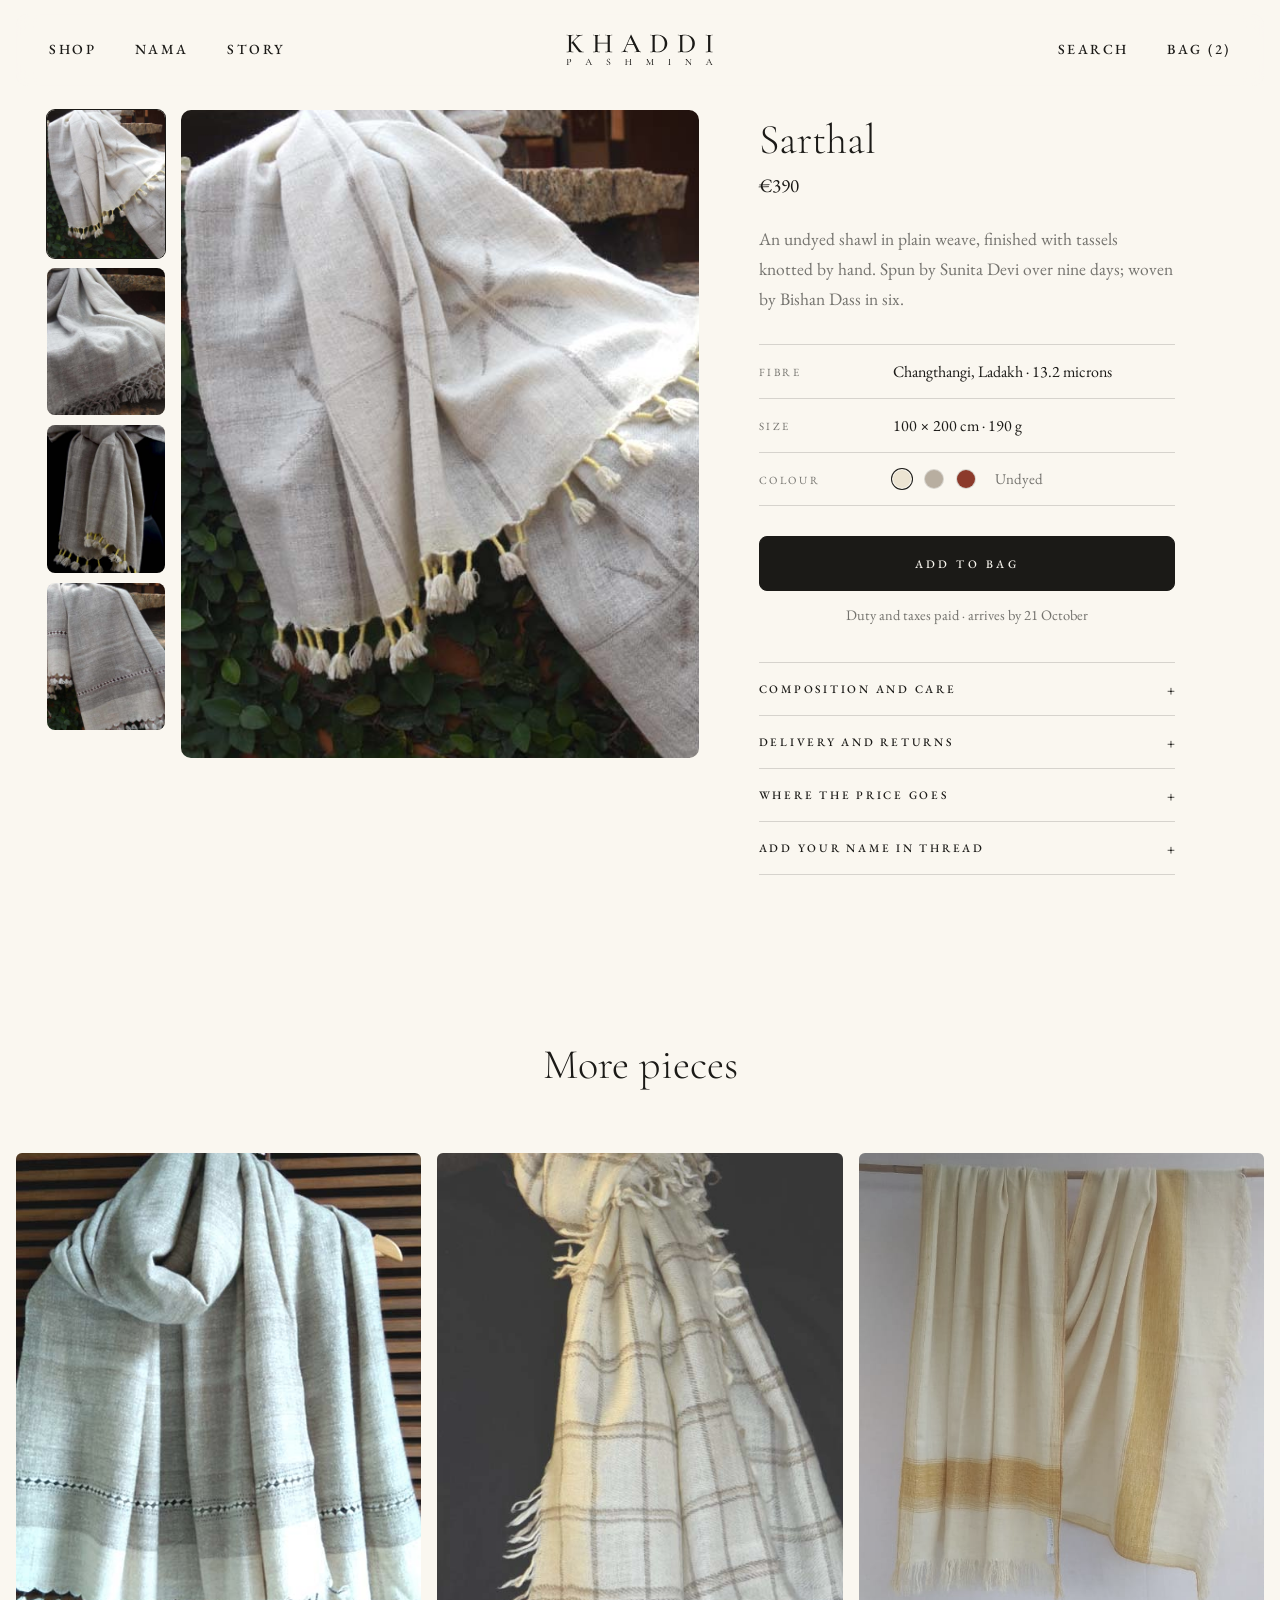
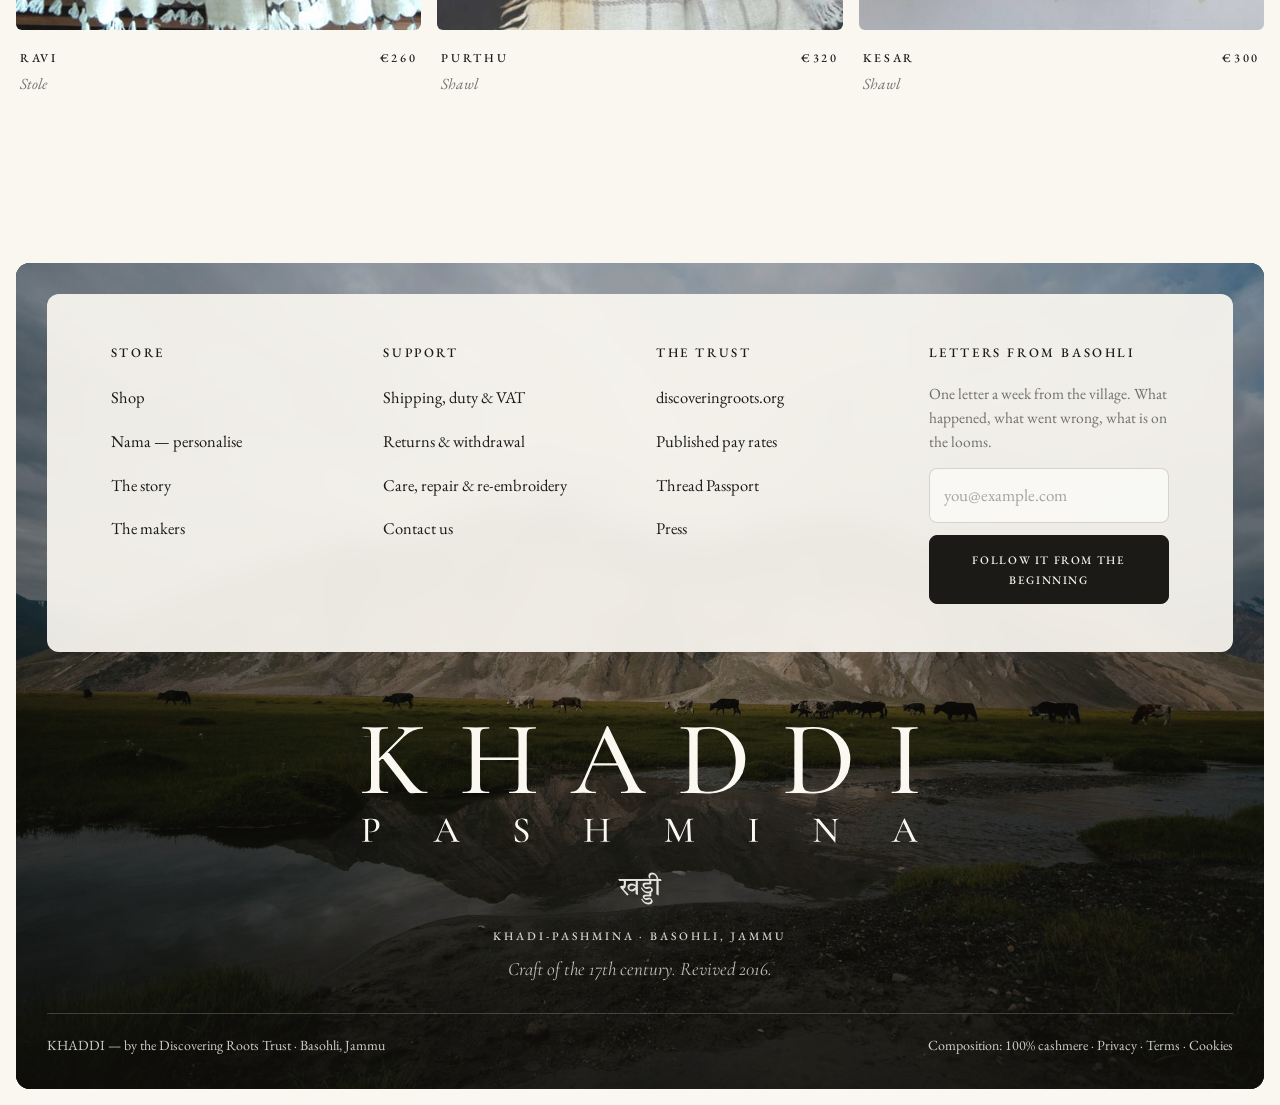
<file: product.html>
<!DOCTYPE html>
<html lang="en">
<head>
<meta charset="utf-8">
<meta name="viewport" content="width=device-width, initial-scale=1">
<title>Sarthal, shawl — KHADDI PASHMINA</title>
<meta name="description" content="Sarthal: an undyed pashmina shawl, spun and woven by hand in Basohli, Jammu.">
<link rel="icon" href="assets/logo/khaddi-pashmina.svg" type="image/svg+xml">
<link rel="preconnect" href="https://fonts.googleapis.com">
<link rel="preconnect" href="https://fonts.gstatic.com" crossorigin>
<link href="https://fonts.googleapis.com/css2?family=Cormorant+Garamond:ital,wght@0,300;0,400;0,500;1,300;1,400&family=EB+Garamond:ital,wght@0,400;0,500;1,400&family=Tiro+Devanagari+Hindi&family=Mrs+Saint+Delafield&display=swap" rel="stylesheet">
<link rel="stylesheet" href="assets/css/khaddi.css">
<script>document.documentElement.classList.add('js')</script>
</head>
<body>

<header class="site-header">
  <nav class="nav" aria-label="Primary"><a href="shop.html">Shop</a><a href="nama.html">Nama</a><a href="story.html">Story</a></nav>
  <details class="m-menu"><summary class="label" aria-label="Menu">Menu</summary><div class="sheet"><a href="shop.html">Shop</a><a href="nama.html">Nama</a><a href="story.html">Story</a><a href="makers.html">The makers</a><a href="passport.html">Thread Passport</a><a href="contact.html">Contact</a></div></details>
  <a class="logo" href="index.html" aria-label="KHADDI PASHMINA — home"><svg viewBox="0 0 531.1 113.8" role="img" aria-label="KHADDI PASHMINA"><path d="M10.43 57.45V11.15Q10.43 8.25 9.85 6.8Q9.27 5.35 7.53 4.8Q5.78 4.25 2.35 4.25Q2.1 4.25 2.1 3.65Q2.1 3.05 2.35 3.05Q4.84 3.05 7.9 3.2Q10.96 3.35 14.34 3.35Q17.98 3.35 21.01 3.2Q24.05 3.05 26.44 3.05Q26.68 3.05 26.68 3.65Q26.68 4.25 26.44 4.25Q23 4.25 21.28 4.85Q19.56 5.45 18.95 6.95Q18.35 8.45 18.35 11.35V57.45Q18.35 60.35 18.9 61.85Q19.46 63.35 21.2 63.85Q22.95 64.35 26.44 64.35Q26.73 64.35 26.73 64.95Q26.73 65.55 26.44 65.55Q23.95 65.55 20.96 65.45Q17.98 65.35 14.34 65.35Q10.96 65.35 7.83 65.45Q4.69 65.55 2.2 65.55Q2 65.55 2 64.95Q2 64.35 2.2 64.35Q5.68 64.35 7.45 63.85Q9.22 63.35 9.83 61.85Q10.43 60.35 10.43 57.45ZM35.9 51.05 20.72 31.51 26.63 26.39 41.43 45.62Q45.77 51.34 48.77 54.94Q51.78 58.55 53.82 60.52Q55.86 62.48 57.43 63.3Q58.99 64.12 60.45 64.24Q61.91 64.35 63.68 64.35Q63.98 64.35 63.98 64.95Q63.98 65.55 63.68 65.55Q59.22 65.55 56.52 65.55Q53.82 65.55 52.48 65.55Q51.42 65.55 50.67 65.63Q49.93 65.7 49.3 65.7Q47.94 65.7 47.05 65.2Q46.16 64.7 44.98 63.2Q43.79 61.7 41.7 58.8Q39.61 55.9 35.9 51.05ZM13.16 37.77 38.91 11.81Q42.66 8.06 41.99 6.16Q41.31 4.25 36.15 4.25Q35.9 4.25 35.9 3.65Q35.9 3.05 36.15 3.05Q38.68 3.05 41.29 3.2Q43.9 3.35 48.17 3.35Q52.36 3.35 54.8 3.2Q57.25 3.05 59.52 3.05Q59.82 3.05 59.82 3.65Q59.82 4.25 59.52 4.25Q55.58 4.25 50.63 6.22Q45.68 8.18 41.34 12.41L15.7 37.85ZM150.29 11.35Q150.29 8.45 149.71 6.95Q149.13 5.45 147.29 4.85Q145.45 4.25 141.66 4.25Q141.36 4.25 141.36 3.65Q141.36 3.05 141.66 3.05Q144.1 3.05 147.23 3.2Q150.36 3.35 154.3 3.35Q157.68 3.35 160.93 3.2Q164.18 3.05 166.61 3.05Q166.91 3.05 166.91 3.65Q166.91 4.25 166.61 4.25Q163.04 4.25 161.21 4.8Q159.37 5.35 158.76 6.8Q158.15 8.25 158.15 11.15V57.45Q158.15 60.35 158.76 61.85Q159.37 63.35 161.21 63.85Q163.04 64.35 166.61 64.35Q166.91 64.35 166.91 64.95Q166.91 65.55 166.61 65.55Q164.18 65.55 160.93 65.45Q157.68 65.35 154.3 65.35Q150.36 65.35 147.23 65.45Q144.1 65.55 141.66 65.55Q141.36 65.55 141.36 64.95Q141.36 64.35 141.66 64.35Q145.45 64.35 147.29 63.85Q149.13 63.35 149.71 61.85Q150.29 60.35 150.29 57.45ZM109.57 34.18V31.87H153.8V34.18ZM105.9 57.45V11.15Q105.9 8.25 105.29 6.8Q104.68 5.35 102.9 4.8Q101.11 4.25 97.55 4.25Q97.3 4.25 97.3 3.65Q97.3 3.05 97.55 3.05Q100.04 3.05 103.15 3.2Q106.26 3.35 109.63 3.35Q113.63 3.35 116.78 3.2Q119.94 3.05 122.45 3.05Q122.65 3.05 122.65 3.65Q122.65 4.25 122.45 4.25Q118.76 4.25 116.92 4.85Q115.08 5.45 114.45 6.95Q113.82 8.45 113.82 11.35V57.45Q113.82 60.35 114.42 61.85Q115.02 63.35 116.9 63.85Q118.78 64.35 122.45 64.35Q122.65 64.35 122.65 64.95Q122.65 65.55 122.45 65.55Q119.83 65.55 116.73 65.45Q113.63 65.35 109.63 65.35Q106.24 65.35 103.07 65.45Q99.89 65.55 97.4 65.55Q97.2 65.55 97.2 64.95Q97.2 64.35 97.4 64.35Q101.02 64.35 102.83 63.85Q104.65 63.35 105.28 61.85Q105.9 60.35 105.9 57.45ZM218.86 39.46 220.03 37.21H247.24L247.94 39.46ZM270.61 64.35Q271.05 64.35 271.05 64.95Q271.05 65.55 270.61 65.55Q267.72 65.55 264.63 65.35Q261.55 65.15 258.71 65.15Q255.48 65.15 253.11 65.35Q250.75 65.55 247.87 65.55Q247.47 65.55 247.47 64.95Q247.47 64.35 247.87 64.35Q252.79 64.35 253.88 62.79Q254.97 61.22 252.8 56.7L231.24 11.93L234.49 7.12L214.92 52.4Q212.33 58.45 214.66 61.4Q216.98 64.35 223.24 64.35Q223.74 64.35 223.74 64.95Q223.74 65.55 223.24 65.55Q220.24 65.55 217.74 65.35Q215.24 65.15 211.44 65.15Q207.76 65.15 205.52 65.35Q203.28 65.55 200.1 65.55Q199.7 65.55 199.7 64.95Q199.7 64.35 200.1 64.35Q202.8 64.35 204.78 63.29Q206.75 62.22 208.6 59.42Q210.44 56.61 212.66 51.45L233.92 2.32Q234.08 2.02 234.68 2Q235.29 1.98 235.39 2.32L259.4 51.85Q261.75 56.72 263.52 59.47Q265.3 62.22 266.99 63.29Q268.68 64.35 270.61 64.35ZM331.78 65.95Q328.8 65.95 324.38 65.65Q319.97 65.35 316.25 65.35Q312.86 65.35 309.73 65.45Q306.6 65.55 304.1 65.55Q303.9 65.55 303.9 64.95Q303.9 64.35 304.1 64.35Q307.58 64.35 309.36 63.85Q311.15 63.35 311.74 61.85Q312.33 60.35 312.33 57.45V11.15Q312.33 8.25 311.74 6.8Q311.15 5.35 309.43 4.8Q307.7 4.25 304.25 4.25Q304 4.25 304 3.65Q304 3.05 304.25 3.05Q306.74 3.05 309.8 3.2Q312.86 3.35 316.26 3.35Q319.67 3.35 323.61 3.1Q327.56 2.85 330.38 2.85Q340.94 2.85 348.81 6.85Q356.68 10.85 361.06 17.75Q365.44 24.65 365.44 33.25Q365.44 40.75 362.78 46.8Q360.12 52.85 355.45 57.1Q350.77 61.35 344.67 63.65Q338.57 65.95 331.78 65.95ZM330.78 64.2Q338.25 64.2 343.99 60.9Q349.73 57.59 353.03 51.15Q356.32 44.7 356.32 35.45Q356.32 26.79 353.26 19.81Q350.19 12.82 344.61 8.69Q339.03 4.56 331.32 4.56Q325.34 4.56 322.79 5.74Q320.25 6.92 320.25 11.35V56.35Q320.25 60.38 322.24 62.29Q324.24 64.2 330.78 64.2ZM431.38 65.95Q428.4 65.95 423.98 65.65Q419.57 65.35 415.85 65.35Q412.46 65.35 409.33 65.45Q406.2 65.55 403.7 65.55Q403.5 65.55 403.5 64.95Q403.5 64.35 403.7 64.35Q407.18 64.35 408.96 63.85Q410.75 63.35 411.34 61.85Q411.93 60.35 411.93 57.45V11.15Q411.93 8.25 411.34 6.8Q410.75 5.35 409.03 4.8Q407.3 4.25 403.85 4.25Q403.6 4.25 403.6 3.65Q403.6 3.05 403.85 3.05Q406.34 3.05 409.4 3.2Q412.46 3.35 415.86 3.35Q419.27 3.35 423.21 3.1Q427.16 2.85 429.98 2.85Q440.54 2.85 448.41 6.85Q456.28 10.85 460.66 17.75Q465.04 24.65 465.04 33.25Q465.04 40.75 462.38 46.8Q459.72 52.85 455.05 57.1Q450.37 61.35 444.27 63.65Q438.17 65.95 431.38 65.95ZM430.38 64.2Q437.85 64.2 443.59 60.9Q449.33 57.59 452.63 51.15Q455.92 44.7 455.92 35.45Q455.92 26.79 452.86 19.81Q449.79 12.82 444.21 8.69Q438.63 4.56 430.92 4.56Q424.94 4.56 422.39 5.74Q419.85 6.92 419.85 11.35V56.35Q419.85 60.38 421.84 62.29Q423.84 64.2 430.38 64.2ZM520.75 57.45Q520.75 60.35 521.3 61.85Q521.86 63.35 523.6 63.85Q525.35 64.35 528.84 64.35Q529.08 64.35 529.08 64.95Q529.08 65.55 528.84 65.55Q526.33 65.55 523.31 65.45Q520.29 65.35 516.64 65.35Q513.19 65.35 510.1 65.45Q507.01 65.55 504.5 65.55Q504.25 65.55 504.25 64.95Q504.25 64.35 504.52 64.35Q507.98 64.35 509.75 63.85Q511.52 63.35 512.13 61.85Q512.73 60.35 512.73 57.45V11.15Q512.73 8.25 512.14 6.8Q511.55 5.35 509.76 4.8Q507.98 4.25 504.5 4.25Q504.25 4.25 504.25 3.65Q504.25 3.05 504.5 3.05Q507.01 3.05 510.1 3.2Q513.19 3.35 516.64 3.35Q520.29 3.35 523.36 3.2Q526.44 3.05 528.84 3.05Q529.08 3.05 529.08 3.65Q529.08 4.25 528.84 4.25Q525.38 4.25 523.65 4.85Q521.93 5.45 521.34 6.95Q520.75 8.45 520.75 11.35ZM7.69 108.84Q7.69 109.89 7.95 110.43Q8.22 110.97 9.07 111.18Q9.92 111.39 11.6 111.39Q11.71 111.39 11.71 111.6Q11.71 111.81 11.6 111.81Q10.48 111.81 9.17 111.78Q7.86 111.74 6.32 111.74Q5.14 111.74 4.05 111.78Q2.96 111.81 2.09 111.81Q2 111.81 2 111.6Q2 111.39 2.09 111.39Q3.31 111.39 3.91 111.22Q4.51 111.04 4.71 110.52Q4.92 109.99 4.92 108.98V92.77Q4.92 91.76 4.71 91.25Q4.51 90.74 3.91 90.55Q3.31 90.36 2.09 90.36Q2 90.36 2 90.15Q2 89.94 2.09 89.94Q2.96 89.94 4.03 89.99Q5.1 90.04 6.28 90.04Q7.16 90.04 8.49 89.94Q9.82 89.83 11.12 89.83Q13.17 89.83 14.8 90.42Q16.43 91.01 17.4 92.27Q18.37 93.53 18.4 95.57Q18.43 97.4 17.75 98.73Q17.08 100.06 15.94 100.92Q14.8 101.79 13.43 102.22Q12.06 102.64 10.71 102.64Q10.3 102.64 9.86 102.61Q9.43 102.57 9.03 102.47Q8.9 102.43 8.95 102.21Q8.99 101.98 9.11 102.01Q9.41 102.08 9.75 102.12Q10.09 102.15 10.34 102.15Q11.64 102.15 12.77 101.52Q13.9 100.89 14.6 99.59Q15.3 98.28 15.3 96.32Q15.3 94.43 14.65 93.12Q14 91.81 12.85 91.12Q11.7 90.43 10.17 90.43Q9.2 90.43 8.66 90.58Q8.12 90.72 7.9 91.23Q7.69 91.74 7.69 92.84ZM76.2 102.68 76.61 101.89H86.13L86.38 102.68ZM94.31 111.39Q94.46 111.39 94.46 111.6Q94.46 111.81 94.31 111.81Q93.3 111.81 92.22 111.74Q91.14 111.67 90.15 111.67Q89.01 111.67 88.19 111.74Q87.36 111.81 86.35 111.81Q86.21 111.81 86.21 111.6Q86.21 111.39 86.35 111.39Q88.08 111.39 88.46 110.85Q88.84 110.3 88.08 108.72L80.53 93.05L81.67 91.36L74.82 107.21Q73.91 109.33 74.73 110.36Q75.54 111.39 77.73 111.39Q77.91 111.39 77.91 111.6Q77.91 111.81 77.73 111.81Q76.68 111.81 75.81 111.74Q74.93 111.67 73.6 111.67Q72.31 111.67 71.53 111.74Q70.75 111.81 69.63 111.81Q69.49 111.81 69.49 111.6Q69.49 111.39 69.63 111.39Q70.58 111.39 71.27 111.02Q71.96 110.65 72.61 109.67Q73.25 108.68 74.03 106.88L81.47 89.68Q81.52 89.58 81.74 89.57Q81.95 89.56 81.98 89.68L90.39 107.02Q91.21 108.72 91.83 109.68Q92.45 110.65 93.04 111.02Q93.63 111.39 94.31 111.39ZM149.61 93.86Q149.61 95.27 150.31 96.28Q151.01 97.3 152.13 98.09Q153.25 98.87 154.5 99.64Q155.81 100.42 157.01 101.29Q158.2 102.16 158.99 103.33Q159.78 104.5 159.78 106.18Q159.78 107.9 158.9 109.27Q158.02 110.64 156.39 111.44Q154.76 112.23 152.47 112.23Q151.57 112.23 150.65 112.08Q149.72 111.93 148.87 111.64Q148.02 111.36 147.33 110.95Q147.17 110.84 147.1 110.7Q147.02 110.56 147 110.28L146.67 105.28Q146.63 105.1 146.82 105.09Q147.02 105.07 147.05 105.21Q147.36 106.27 147.88 107.39Q148.39 108.52 149.14 109.45Q149.89 110.39 150.92 110.98Q151.95 111.57 153.3 111.57Q154.26 111.57 155.15 111.22Q156.04 110.88 156.61 110.04Q157.18 109.21 157.18 107.76Q157.18 106.08 156.43 104.93Q155.69 103.77 154.53 102.92Q153.38 102.07 152.1 101.3Q150.87 100.53 149.73 99.7Q148.6 98.88 147.89 97.77Q147.18 96.67 147.18 95.07Q147.18 93.19 148.17 91.97Q149.17 90.74 150.73 90.15Q152.3 89.55 153.95 89.55Q155.02 89.55 156.13 89.76Q157.25 89.97 158.18 90.36Q158.49 90.48 158.59 90.65Q158.7 90.81 158.7 91L158.87 95.36Q158.87 95.48 158.7 95.51Q158.52 95.53 158.47 95.41Q158.34 94.8 158 93.91Q157.66 93.02 157.06 92.17Q156.46 91.31 155.53 90.73Q154.6 90.15 153.27 90.15Q152.05 90.15 151.24 90.65Q150.42 91.16 150.02 91.99Q149.61 92.81 149.61 93.86ZM231.2 92.84Q231.2 91.83 230.99 91.3Q230.79 90.78 230.15 90.57Q229.5 90.36 228.18 90.36Q228.07 90.36 228.07 90.15Q228.07 89.94 228.18 89.94Q229.03 89.94 230.13 89.99Q231.22 90.04 232.6 90.04Q233.78 90.04 234.92 89.99Q236.06 89.94 236.91 89.94Q237.01 89.94 237.01 90.15Q237.01 90.36 236.91 90.36Q235.66 90.36 235.02 90.55Q234.37 90.74 234.16 91.25Q233.95 91.76 233.95 92.77V108.98Q233.95 109.99 234.16 110.52Q234.37 111.04 235.02 111.22Q235.66 111.39 236.91 111.39Q237.01 111.39 237.01 111.6Q237.01 111.81 236.91 111.81Q236.06 111.81 234.92 111.78Q233.78 111.74 232.6 111.74Q231.22 111.74 230.13 111.78Q229.03 111.81 228.18 111.81Q228.07 111.81 228.07 111.6Q228.07 111.39 228.18 111.39Q229.5 111.39 230.15 111.22Q230.79 111.04 230.99 110.52Q231.2 109.99 231.2 108.98ZM216.94 100.83V100.03H232.42V100.83ZM215.66 108.98V92.77Q215.66 91.76 215.45 91.25Q215.23 90.74 214.61 90.55Q213.98 90.36 212.73 90.36Q212.65 90.36 212.65 90.15Q212.65 89.94 212.73 89.94Q213.61 89.94 214.69 89.99Q215.78 90.04 216.96 90.04Q218.36 90.04 219.47 89.99Q220.57 89.94 221.45 89.94Q221.52 89.94 221.52 90.15Q221.52 90.36 221.45 90.36Q220.16 90.36 219.52 90.57Q218.87 90.78 218.65 91.3Q218.43 91.83 218.43 92.84V108.98Q218.43 109.99 218.64 110.52Q218.85 111.04 219.51 111.22Q220.17 111.39 221.45 111.39Q221.52 111.39 221.52 111.6Q221.52 111.81 221.45 111.81Q220.54 111.81 219.45 111.78Q218.36 111.74 216.96 111.74Q215.78 111.74 214.67 111.78Q213.56 111.81 212.68 111.81Q212.61 111.81 212.61 111.6Q212.61 111.39 212.68 111.39Q213.95 111.39 214.59 111.22Q215.22 111.04 215.44 110.52Q215.66 109.99 215.66 108.98ZM292.15 107.81 292.5 90.74 293.38 90.81 293.03 107.81Q293 109.63 293.69 110.51Q294.38 111.39 295.99 111.39Q296.07 111.39 296.07 111.6Q296.07 111.81 295.99 111.81Q295.22 111.81 294.4 111.78Q293.59 111.74 292.59 111.74Q291.63 111.74 290.8 111.78Q289.96 111.81 289.23 111.81Q289.14 111.81 289.14 111.6Q289.14 111.39 289.23 111.39Q290.68 111.39 291.4 110.51Q292.11 109.63 292.15 107.81ZM316.65 111.39Q316.74 111.39 316.74 111.6Q316.74 111.81 316.65 111.81Q315.78 111.81 314.69 111.78Q313.6 111.74 312.4 111.74Q311.22 111.74 310.22 111.78Q309.21 111.81 308.4 111.81Q308.31 111.81 308.31 111.6Q308.31 111.39 308.4 111.39Q310.1 111.39 310.59 110.94Q311.09 110.48 311 108.98L310.29 92.5L311.65 90.52L302.59 111.57Q302.56 111.71 302.32 111.71Q302.08 111.71 302.01 111.57L292.89 92.84Q291.68 90.36 289.48 90.36Q289.39 90.36 289.39 90.15Q289.39 89.94 289.48 89.94Q290.1 89.94 290.78 89.97Q291.47 90.01 291.94 90.01Q292.62 90.01 293.15 89.97Q293.69 89.94 293.98 89.94Q294.47 89.94 294.74 90.27Q295.02 90.6 295.59 91.76L303.53 107.9L302.24 110.13L310.66 90.81Q310.85 90.38 311.12 90.16Q311.38 89.94 311.71 89.94Q311.96 89.94 312.33 89.97Q312.7 90.01 313.18 90.01Q314.19 90.01 314.85 89.97Q315.51 89.94 316.21 89.94Q316.29 89.94 316.29 90.15Q316.29 90.36 316.21 90.36Q314.54 90.36 313.76 90.9Q312.97 91.44 313.03 92.88L313.77 108.98Q313.82 109.99 314.03 110.52Q314.24 111.04 314.85 111.22Q315.45 111.39 316.65 111.39ZM374.58 108.98Q374.58 109.99 374.78 110.52Q374.97 111.04 375.58 111.22Q376.19 111.39 377.41 111.39Q377.5 111.39 377.5 111.6Q377.5 111.81 377.41 111.81Q376.54 111.81 375.48 111.78Q374.42 111.74 373.14 111.74Q371.94 111.74 370.86 111.78Q369.77 111.81 368.9 111.81Q368.81 111.81 368.81 111.6Q368.81 111.39 368.9 111.39Q370.11 111.39 370.73 111.22Q371.35 111.04 371.57 110.52Q371.78 109.99 371.78 108.98V92.77Q371.78 91.76 371.57 91.25Q371.36 90.74 370.74 90.55Q370.11 90.36 368.9 90.36Q368.81 90.36 368.81 90.15Q368.81 89.94 368.9 89.94Q369.77 89.94 370.86 89.99Q371.94 90.04 373.14 90.04Q374.42 90.04 375.5 89.99Q376.57 89.94 377.41 89.94Q377.5 89.94 377.5 90.15Q377.5 90.36 377.41 90.36Q376.2 90.36 375.6 90.57Q375 90.78 374.79 91.3Q374.58 91.83 374.58 92.84ZM433.15 107.81V90.74L434.05 90.81V107.81Q434.05 109.63 434.72 110.51Q435.39 111.39 436.82 111.39Q436.91 111.39 436.91 111.6Q436.91 111.81 436.82 111.81Q436.1 111.81 435.34 111.78Q434.57 111.74 433.65 111.74Q432.72 111.74 431.85 111.78Q430.97 111.81 430.21 111.81Q430.12 111.81 430.12 111.6Q430.12 111.39 430.21 111.39Q431.75 111.39 432.45 110.51Q433.15 109.63 433.15 107.81ZM450.87 112.26Q450.87 112.35 450.7 112.37Q450.53 112.38 450.46 112.35L434 92.81Q432.77 91.37 431.87 90.87Q430.97 90.36 430.11 90.36Q430.02 90.36 430.02 90.15Q430.02 89.94 430.11 89.94Q430.75 89.94 431.43 89.97Q432.11 90.01 432.66 90.01Q433.5 90.01 434.19 89.97Q434.89 89.94 435.26 89.94Q435.71 89.94 435.91 90.34Q436.11 90.74 436.93 91.76L450.59 108.2ZM450.87 93.98V112.26L449.99 111.19V93.98Q449.99 92.16 449.33 91.26Q448.68 90.36 447.25 90.36Q447.18 90.36 447.18 90.15Q447.18 89.94 447.25 89.94Q447.99 89.94 448.75 89.99Q449.51 90.04 450.44 90.04Q451.3 90.04 452.16 89.99Q453.01 89.94 453.72 89.94Q453.81 89.94 453.81 90.15Q453.81 90.36 453.72 90.36Q452.26 90.36 451.56 91.26Q450.87 92.16 450.87 93.98ZM510.82 102.68 511.22 101.89H520.75L520.99 102.68ZM528.92 111.39Q529.08 111.39 529.08 111.6Q529.08 111.81 528.92 111.81Q527.91 111.81 526.83 111.74Q525.75 111.67 524.76 111.67Q523.63 111.67 522.8 111.74Q521.98 111.81 520.97 111.81Q520.83 111.81 520.83 111.6Q520.83 111.39 520.97 111.39Q522.69 111.39 523.07 110.85Q523.45 110.3 522.69 108.72L515.15 93.05L516.28 91.36L509.43 107.21Q508.53 109.33 509.34 110.36Q510.16 111.39 512.35 111.39Q512.52 111.39 512.52 111.6Q512.52 111.81 512.35 111.81Q511.3 111.81 510.42 111.74Q509.55 111.67 508.22 111.67Q506.93 111.67 506.14 111.74Q505.36 111.81 504.25 111.81Q504.11 111.81 504.11 111.6Q504.11 111.39 504.25 111.39Q505.19 111.39 505.88 111.02Q506.58 110.65 507.22 109.67Q507.86 108.68 508.64 106.88L516.08 89.68Q516.14 89.58 516.35 89.57Q516.56 89.56 516.6 89.68L525 107.02Q525.82 108.72 526.45 109.68Q527.07 110.65 527.66 111.02Q528.25 111.39 528.92 111.39Z"/></svg></a>
  <nav class="nav right" aria-label="Secondary"><a href="#">Search</a><a href="bag.html">Bag (2)</a></nav>
  <a class="bag" href="bag.html">Bag (2)</a>
</header>
<main>

  <div class="pdp">
    <div class="thumbs"><div class="plate on"><img src="assets/img/products/sarthal-1.jpg" alt="Sarthal, view 1"></div><div class="plate"><img src="assets/img/products/drape-3.jpg" alt="Sarthal, view 2"></div><div class="plate"><img src="assets/img/products/sarthal-2.jpg" alt="Sarthal, view 3"></div><div class="plate"><img src="assets/img/products/drape-2.jpg" alt="Sarthal, view 4"></div></div>
    <div class="plate main"><img src="assets/img/products/sarthal-1.jpg" alt="Sarthal shawl draped over stone"></div>
    <div class="info">
      <h1 class="title">Sarthal</h1>
      <p class="price">€390</p>
      <p class="desc">An undyed shawl in plain weave, finished with tassels knotted by hand. Spun by Sunita Devi over nine days; woven by Bishan Dass in six.</p>
      <dl class="spec">
        <div><dt>Fibre</dt><dd>Changthangi, Ladakh · 13.2 microns</dd></div>
        <div><dt>Size</dt><dd>100 × 200 cm · 190 g</dd></div>
        <div><dt>Colour</dt><dd class="threads"><i class="on" style="background:#ece4d2"></i><i style="background:#b8aea0"></i><i style="background:#8c3a2b"></i><span>Undyed</span></dd></div>
      </dl>
      <a class="btn solid" href="bag.html">Add to bag</a>
      <p class="note">Duty and taxes paid · arrives by 21 October</p>
      <div class="acc">
        <details><summary>Composition and care</summary><div class="in">100% cashmere, the fibre known as pashmina. Wash by hand in cool water, dry flat, store folded. If it is ever damaged, it comes back to the person who made it.</div></details>
        <details><summary>Delivery and returns</summary><div class="in">Sent within two days, about a week to Europe. Fourteen days to change your mind. Pieces embroidered with a name cannot be returned.</div></details>
        <details><summary>Where the price goes</summary><div class="in"><ul><li><span>The three people who made it</span><span>€151</span></li><li><span>Fibre, from Ladakh</span><span>€55</span></li><li><span>The trust: training and new looms</span><span>€74</span></li><li><span>Shipping, duty and taxes</span><span>€63</span></li><li><span>Box, tag and payment</span><span>€47</span></li></ul></div></details>
        <details><summary>Add your name in thread</summary><div class="in">Any piece can be embroidered by hand, from €70. <a href="nama.html" style="border-bottom:1px solid var(--line)">Commission it</a>.</div></details>
      </div>
    </div>
  </div>

  <div class="head"><h2 class="title">More pieces</h2></div>
  <div class="cards g3 bleed">
      <a class="piece rise" href="product.html">
        <div class="plate"><img src="assets/img/products/ravi-1.jpg" alt="Ravi, stole" loading="lazy"><img src="assets/img/products/ravi-2.jpg" alt="" loading="lazy"></div>
        <div class="meta"><span>Ravi</span><span>€260</span></div>
        <p class="by">Stole</p>
      </a>
      <a class="piece rise" href="product.html">
        <div class="plate"><img src="assets/img/products/purthu-1.jpg" alt="Purthu, shawl" loading="lazy"><img src="assets/img/products/purthu-2.jpg" alt="" loading="lazy"></div>
        <div class="meta"><span>Purthu</span><span>€320</span></div>
        <p class="by">Shawl</p>
      </a>
      <a class="piece rise" href="product.html">
        <div class="plate"><img src="assets/img/products/kesar-1.jpg" alt="Kesar, shawl" loading="lazy"><img src="assets/img/products/kesar-2.jpg" alt="" loading="lazy"></div>
        <div class="meta"><span>Kesar</span><span>€300</span></div>
        <p class="by">Shawl</p>
      </a>
  </div>

</main>

<footer class="site-footer">
  <img src="assets/img/footer-valley.jpg" alt="" loading="lazy">
  <div class="foot">
    <div><h4>Store</h4><ul><li><a href="shop.html">Shop</a></li><li><a href="nama.html">Nama — personalise</a></li><li><a href="story.html">The story</a></li><li><a href="makers.html">The makers</a></li></ul></div>
    <div><h4>Support</h4><ul><li><a href="#">Shipping, duty &amp; VAT</a></li><li><a href="#">Returns &amp; withdrawal</a></li><li><a href="#">Care, repair &amp; re-embroidery</a></li><li><a href="contact.html">Contact us</a></li></ul></div>
    <div><h4>The trust</h4><ul><li><a href="#">discoveringroots.org</a></li><li><a href="makers.html">Published pay rates</a></li><li><a href="passport.html">Thread Passport</a></li><li><a href="#">Press</a></li></ul></div>
    <div><h4>Letters from Basohli</h4><p>One letter a week from the village. What happened, what went wrong, what is on the looms.</p><form class="form"><input class="field" type="email" placeholder="you@example.com" aria-label="Email"><button class="btn solid" type="button">Follow it from the beginning</button></form></div>
  </div>
  <div class="foot-mark">
    <a class="logo" href="index.html" aria-label="KHADDI PASHMINA"><svg viewBox="0 0 531.1 113.8" role="img" aria-label="KHADDI PASHMINA"><path d="M10.43 57.45V11.15Q10.43 8.25 9.85 6.8Q9.27 5.35 7.53 4.8Q5.78 4.25 2.35 4.25Q2.1 4.25 2.1 3.65Q2.1 3.05 2.35 3.05Q4.84 3.05 7.9 3.2Q10.96 3.35 14.34 3.35Q17.98 3.35 21.01 3.2Q24.05 3.05 26.44 3.05Q26.68 3.05 26.68 3.65Q26.68 4.25 26.44 4.25Q23 4.25 21.28 4.85Q19.56 5.45 18.95 6.95Q18.35 8.45 18.35 11.35V57.45Q18.35 60.35 18.9 61.85Q19.46 63.35 21.2 63.85Q22.95 64.35 26.44 64.35Q26.73 64.35 26.73 64.95Q26.73 65.55 26.44 65.55Q23.95 65.55 20.96 65.45Q17.98 65.35 14.34 65.35Q10.96 65.35 7.83 65.45Q4.69 65.55 2.2 65.55Q2 65.55 2 64.95Q2 64.35 2.2 64.35Q5.68 64.35 7.45 63.85Q9.22 63.35 9.83 61.85Q10.43 60.35 10.43 57.45ZM35.9 51.05 20.72 31.51 26.63 26.39 41.43 45.62Q45.77 51.34 48.77 54.94Q51.78 58.55 53.82 60.52Q55.86 62.48 57.43 63.3Q58.99 64.12 60.45 64.24Q61.91 64.35 63.68 64.35Q63.98 64.35 63.98 64.95Q63.98 65.55 63.68 65.55Q59.22 65.55 56.52 65.55Q53.82 65.55 52.48 65.55Q51.42 65.55 50.67 65.63Q49.93 65.7 49.3 65.7Q47.94 65.7 47.05 65.2Q46.16 64.7 44.98 63.2Q43.79 61.7 41.7 58.8Q39.61 55.9 35.9 51.05ZM13.16 37.77 38.91 11.81Q42.66 8.06 41.99 6.16Q41.31 4.25 36.15 4.25Q35.9 4.25 35.9 3.65Q35.9 3.05 36.15 3.05Q38.68 3.05 41.29 3.2Q43.9 3.35 48.17 3.35Q52.36 3.35 54.8 3.2Q57.25 3.05 59.52 3.05Q59.82 3.05 59.82 3.65Q59.82 4.25 59.52 4.25Q55.58 4.25 50.63 6.22Q45.68 8.18 41.34 12.41L15.7 37.85ZM150.29 11.35Q150.29 8.45 149.71 6.95Q149.13 5.45 147.29 4.85Q145.45 4.25 141.66 4.25Q141.36 4.25 141.36 3.65Q141.36 3.05 141.66 3.05Q144.1 3.05 147.23 3.2Q150.36 3.35 154.3 3.35Q157.68 3.35 160.93 3.2Q164.18 3.05 166.61 3.05Q166.91 3.05 166.91 3.65Q166.91 4.25 166.61 4.25Q163.04 4.25 161.21 4.8Q159.37 5.35 158.76 6.8Q158.15 8.25 158.15 11.15V57.45Q158.15 60.35 158.76 61.85Q159.37 63.35 161.21 63.85Q163.04 64.35 166.61 64.35Q166.91 64.35 166.91 64.95Q166.91 65.55 166.61 65.55Q164.18 65.55 160.93 65.45Q157.68 65.35 154.3 65.35Q150.36 65.35 147.23 65.45Q144.1 65.55 141.66 65.55Q141.36 65.55 141.36 64.95Q141.36 64.35 141.66 64.35Q145.45 64.35 147.29 63.85Q149.13 63.35 149.71 61.85Q150.29 60.35 150.29 57.45ZM109.57 34.18V31.87H153.8V34.18ZM105.9 57.45V11.15Q105.9 8.25 105.29 6.8Q104.68 5.35 102.9 4.8Q101.11 4.25 97.55 4.25Q97.3 4.25 97.3 3.65Q97.3 3.05 97.55 3.05Q100.04 3.05 103.15 3.2Q106.26 3.35 109.63 3.35Q113.63 3.35 116.78 3.2Q119.94 3.05 122.45 3.05Q122.65 3.05 122.65 3.65Q122.65 4.25 122.45 4.25Q118.76 4.25 116.92 4.85Q115.08 5.45 114.45 6.95Q113.82 8.45 113.82 11.35V57.45Q113.82 60.35 114.42 61.85Q115.02 63.35 116.9 63.85Q118.78 64.35 122.45 64.35Q122.65 64.35 122.65 64.95Q122.65 65.55 122.45 65.55Q119.83 65.55 116.73 65.45Q113.63 65.35 109.63 65.35Q106.24 65.35 103.07 65.45Q99.89 65.55 97.4 65.55Q97.2 65.55 97.2 64.95Q97.2 64.35 97.4 64.35Q101.02 64.35 102.83 63.85Q104.65 63.35 105.28 61.85Q105.9 60.35 105.9 57.45ZM218.86 39.46 220.03 37.21H247.24L247.94 39.46ZM270.61 64.35Q271.05 64.35 271.05 64.95Q271.05 65.55 270.61 65.55Q267.72 65.55 264.63 65.35Q261.55 65.15 258.71 65.15Q255.48 65.15 253.11 65.35Q250.75 65.55 247.87 65.55Q247.47 65.55 247.47 64.95Q247.47 64.35 247.87 64.35Q252.79 64.35 253.88 62.79Q254.97 61.22 252.8 56.7L231.24 11.93L234.49 7.12L214.92 52.4Q212.33 58.45 214.66 61.4Q216.98 64.35 223.24 64.35Q223.74 64.35 223.74 64.95Q223.74 65.55 223.24 65.55Q220.24 65.55 217.74 65.35Q215.24 65.15 211.44 65.15Q207.76 65.15 205.52 65.35Q203.28 65.55 200.1 65.55Q199.7 65.55 199.7 64.95Q199.7 64.35 200.1 64.35Q202.8 64.35 204.78 63.29Q206.75 62.22 208.6 59.42Q210.44 56.61 212.66 51.45L233.92 2.32Q234.08 2.02 234.68 2Q235.29 1.98 235.39 2.32L259.4 51.85Q261.75 56.72 263.52 59.47Q265.3 62.22 266.99 63.29Q268.68 64.35 270.61 64.35ZM331.78 65.95Q328.8 65.95 324.38 65.65Q319.97 65.35 316.25 65.35Q312.86 65.35 309.73 65.45Q306.6 65.55 304.1 65.55Q303.9 65.55 303.9 64.95Q303.9 64.35 304.1 64.35Q307.58 64.35 309.36 63.85Q311.15 63.35 311.74 61.85Q312.33 60.35 312.33 57.45V11.15Q312.33 8.25 311.74 6.8Q311.15 5.35 309.43 4.8Q307.7 4.25 304.25 4.25Q304 4.25 304 3.65Q304 3.05 304.25 3.05Q306.74 3.05 309.8 3.2Q312.86 3.35 316.26 3.35Q319.67 3.35 323.61 3.1Q327.56 2.85 330.38 2.85Q340.94 2.85 348.81 6.85Q356.68 10.85 361.06 17.75Q365.44 24.65 365.44 33.25Q365.44 40.75 362.78 46.8Q360.12 52.85 355.45 57.1Q350.77 61.35 344.67 63.65Q338.57 65.95 331.78 65.95ZM330.78 64.2Q338.25 64.2 343.99 60.9Q349.73 57.59 353.03 51.15Q356.32 44.7 356.32 35.45Q356.32 26.79 353.26 19.81Q350.19 12.82 344.61 8.69Q339.03 4.56 331.32 4.56Q325.34 4.56 322.79 5.74Q320.25 6.92 320.25 11.35V56.35Q320.25 60.38 322.24 62.29Q324.24 64.2 330.78 64.2ZM431.38 65.95Q428.4 65.95 423.98 65.65Q419.57 65.35 415.85 65.35Q412.46 65.35 409.33 65.45Q406.2 65.55 403.7 65.55Q403.5 65.55 403.5 64.95Q403.5 64.35 403.7 64.35Q407.18 64.35 408.96 63.85Q410.75 63.35 411.34 61.85Q411.93 60.35 411.93 57.45V11.15Q411.93 8.25 411.34 6.8Q410.75 5.35 409.03 4.8Q407.3 4.25 403.85 4.25Q403.6 4.25 403.6 3.65Q403.6 3.05 403.85 3.05Q406.34 3.05 409.4 3.2Q412.46 3.35 415.86 3.35Q419.27 3.35 423.21 3.1Q427.16 2.85 429.98 2.85Q440.54 2.85 448.41 6.85Q456.28 10.85 460.66 17.75Q465.04 24.65 465.04 33.25Q465.04 40.75 462.38 46.8Q459.72 52.85 455.05 57.1Q450.37 61.35 444.27 63.65Q438.17 65.95 431.38 65.95ZM430.38 64.2Q437.85 64.2 443.59 60.9Q449.33 57.59 452.63 51.15Q455.92 44.7 455.92 35.45Q455.92 26.79 452.86 19.81Q449.79 12.82 444.21 8.69Q438.63 4.56 430.92 4.56Q424.94 4.56 422.39 5.74Q419.85 6.92 419.85 11.35V56.35Q419.85 60.38 421.84 62.29Q423.84 64.2 430.38 64.2ZM520.75 57.45Q520.75 60.35 521.3 61.85Q521.86 63.35 523.6 63.85Q525.35 64.35 528.84 64.35Q529.08 64.35 529.08 64.95Q529.08 65.55 528.84 65.55Q526.33 65.55 523.31 65.45Q520.29 65.35 516.64 65.35Q513.19 65.35 510.1 65.45Q507.01 65.55 504.5 65.55Q504.25 65.55 504.25 64.95Q504.25 64.35 504.52 64.35Q507.98 64.35 509.75 63.85Q511.52 63.35 512.13 61.85Q512.73 60.35 512.73 57.45V11.15Q512.73 8.25 512.14 6.8Q511.55 5.35 509.76 4.8Q507.98 4.25 504.5 4.25Q504.25 4.25 504.25 3.65Q504.25 3.05 504.5 3.05Q507.01 3.05 510.1 3.2Q513.19 3.35 516.64 3.35Q520.29 3.35 523.36 3.2Q526.44 3.05 528.84 3.05Q529.08 3.05 529.08 3.65Q529.08 4.25 528.84 4.25Q525.38 4.25 523.65 4.85Q521.93 5.45 521.34 6.95Q520.75 8.45 520.75 11.35ZM7.69 108.84Q7.69 109.89 7.95 110.43Q8.22 110.97 9.07 111.18Q9.92 111.39 11.6 111.39Q11.71 111.39 11.71 111.6Q11.71 111.81 11.6 111.81Q10.48 111.81 9.17 111.78Q7.86 111.74 6.32 111.74Q5.14 111.74 4.05 111.78Q2.96 111.81 2.09 111.81Q2 111.81 2 111.6Q2 111.39 2.09 111.39Q3.31 111.39 3.91 111.22Q4.51 111.04 4.71 110.52Q4.92 109.99 4.92 108.98V92.77Q4.92 91.76 4.71 91.25Q4.51 90.74 3.91 90.55Q3.31 90.36 2.09 90.36Q2 90.36 2 90.15Q2 89.94 2.09 89.94Q2.96 89.94 4.03 89.99Q5.1 90.04 6.28 90.04Q7.16 90.04 8.49 89.94Q9.82 89.83 11.12 89.83Q13.17 89.83 14.8 90.42Q16.43 91.01 17.4 92.27Q18.37 93.53 18.4 95.57Q18.43 97.4 17.75 98.73Q17.08 100.06 15.94 100.92Q14.8 101.79 13.43 102.22Q12.06 102.64 10.71 102.64Q10.3 102.64 9.86 102.61Q9.43 102.57 9.03 102.47Q8.9 102.43 8.95 102.21Q8.99 101.98 9.11 102.01Q9.41 102.08 9.75 102.12Q10.09 102.15 10.34 102.15Q11.64 102.15 12.77 101.52Q13.9 100.89 14.6 99.59Q15.3 98.28 15.3 96.32Q15.3 94.43 14.65 93.12Q14 91.81 12.85 91.12Q11.7 90.43 10.17 90.43Q9.2 90.43 8.66 90.58Q8.12 90.72 7.9 91.23Q7.69 91.74 7.69 92.84ZM76.2 102.68 76.61 101.89H86.13L86.38 102.68ZM94.31 111.39Q94.46 111.39 94.46 111.6Q94.46 111.81 94.31 111.81Q93.3 111.81 92.22 111.74Q91.14 111.67 90.15 111.67Q89.01 111.67 88.19 111.74Q87.36 111.81 86.35 111.81Q86.21 111.81 86.21 111.6Q86.21 111.39 86.35 111.39Q88.08 111.39 88.46 110.85Q88.84 110.3 88.08 108.72L80.53 93.05L81.67 91.36L74.82 107.21Q73.91 109.33 74.73 110.36Q75.54 111.39 77.73 111.39Q77.91 111.39 77.91 111.6Q77.91 111.81 77.73 111.81Q76.68 111.81 75.81 111.74Q74.93 111.67 73.6 111.67Q72.31 111.67 71.53 111.74Q70.75 111.81 69.63 111.81Q69.49 111.81 69.49 111.6Q69.49 111.39 69.63 111.39Q70.58 111.39 71.27 111.02Q71.96 110.65 72.61 109.67Q73.25 108.68 74.03 106.88L81.47 89.68Q81.52 89.58 81.74 89.57Q81.95 89.56 81.98 89.68L90.39 107.02Q91.21 108.72 91.83 109.68Q92.45 110.65 93.04 111.02Q93.63 111.39 94.31 111.39ZM149.61 93.86Q149.61 95.27 150.31 96.28Q151.01 97.3 152.13 98.09Q153.25 98.87 154.5 99.64Q155.81 100.42 157.01 101.29Q158.2 102.16 158.99 103.33Q159.78 104.5 159.78 106.18Q159.78 107.9 158.9 109.27Q158.02 110.64 156.39 111.44Q154.76 112.23 152.47 112.23Q151.57 112.23 150.65 112.08Q149.72 111.93 148.87 111.64Q148.02 111.36 147.33 110.95Q147.17 110.84 147.1 110.7Q147.02 110.56 147 110.28L146.67 105.28Q146.63 105.1 146.82 105.09Q147.02 105.07 147.05 105.21Q147.36 106.27 147.88 107.39Q148.39 108.52 149.14 109.45Q149.89 110.39 150.92 110.98Q151.95 111.57 153.3 111.57Q154.26 111.57 155.15 111.22Q156.04 110.88 156.61 110.04Q157.18 109.21 157.18 107.76Q157.18 106.08 156.43 104.93Q155.69 103.77 154.53 102.92Q153.38 102.07 152.1 101.3Q150.87 100.53 149.73 99.7Q148.6 98.88 147.89 97.77Q147.18 96.67 147.18 95.07Q147.18 93.19 148.17 91.97Q149.17 90.74 150.73 90.15Q152.3 89.55 153.95 89.55Q155.02 89.55 156.13 89.76Q157.25 89.97 158.18 90.36Q158.49 90.48 158.59 90.65Q158.7 90.81 158.7 91L158.87 95.36Q158.87 95.48 158.7 95.51Q158.52 95.53 158.47 95.41Q158.34 94.8 158 93.91Q157.66 93.02 157.06 92.17Q156.46 91.31 155.53 90.73Q154.6 90.15 153.27 90.15Q152.05 90.15 151.24 90.65Q150.42 91.16 150.02 91.99Q149.61 92.81 149.61 93.86ZM231.2 92.84Q231.2 91.83 230.99 91.3Q230.79 90.78 230.15 90.57Q229.5 90.36 228.18 90.36Q228.07 90.36 228.07 90.15Q228.07 89.94 228.18 89.94Q229.03 89.94 230.13 89.99Q231.22 90.04 232.6 90.04Q233.78 90.04 234.92 89.99Q236.06 89.94 236.91 89.94Q237.01 89.94 237.01 90.15Q237.01 90.36 236.91 90.36Q235.66 90.36 235.02 90.55Q234.37 90.74 234.16 91.25Q233.95 91.76 233.95 92.77V108.98Q233.95 109.99 234.16 110.52Q234.37 111.04 235.02 111.22Q235.66 111.39 236.91 111.39Q237.01 111.39 237.01 111.6Q237.01 111.81 236.91 111.81Q236.06 111.81 234.92 111.78Q233.78 111.74 232.6 111.74Q231.22 111.74 230.13 111.78Q229.03 111.81 228.18 111.81Q228.07 111.81 228.07 111.6Q228.07 111.39 228.18 111.39Q229.5 111.39 230.15 111.22Q230.79 111.04 230.99 110.52Q231.2 109.99 231.2 108.98ZM216.94 100.83V100.03H232.42V100.83ZM215.66 108.98V92.77Q215.66 91.76 215.45 91.25Q215.23 90.74 214.61 90.55Q213.98 90.36 212.73 90.36Q212.65 90.36 212.65 90.15Q212.65 89.94 212.73 89.94Q213.61 89.94 214.69 89.99Q215.78 90.04 216.96 90.04Q218.36 90.04 219.47 89.99Q220.57 89.94 221.45 89.94Q221.52 89.94 221.52 90.15Q221.52 90.36 221.45 90.36Q220.16 90.36 219.52 90.57Q218.87 90.78 218.65 91.3Q218.43 91.83 218.43 92.84V108.98Q218.43 109.99 218.64 110.52Q218.85 111.04 219.51 111.22Q220.17 111.39 221.45 111.39Q221.52 111.39 221.52 111.6Q221.52 111.81 221.45 111.81Q220.54 111.81 219.45 111.78Q218.36 111.74 216.96 111.74Q215.78 111.74 214.67 111.78Q213.56 111.81 212.68 111.81Q212.61 111.81 212.61 111.6Q212.61 111.39 212.68 111.39Q213.95 111.39 214.59 111.22Q215.22 111.04 215.44 110.52Q215.66 109.99 215.66 108.98ZM292.15 107.81 292.5 90.74 293.38 90.81 293.03 107.81Q293 109.63 293.69 110.51Q294.38 111.39 295.99 111.39Q296.07 111.39 296.07 111.6Q296.07 111.81 295.99 111.81Q295.22 111.81 294.4 111.78Q293.59 111.74 292.59 111.74Q291.63 111.74 290.8 111.78Q289.96 111.81 289.23 111.81Q289.14 111.81 289.14 111.6Q289.14 111.39 289.23 111.39Q290.68 111.39 291.4 110.51Q292.11 109.63 292.15 107.81ZM316.65 111.39Q316.74 111.39 316.74 111.6Q316.74 111.81 316.65 111.81Q315.78 111.81 314.69 111.78Q313.6 111.74 312.4 111.74Q311.22 111.74 310.22 111.78Q309.21 111.81 308.4 111.81Q308.31 111.81 308.31 111.6Q308.31 111.39 308.4 111.39Q310.1 111.39 310.59 110.94Q311.09 110.48 311 108.98L310.29 92.5L311.65 90.52L302.59 111.57Q302.56 111.71 302.32 111.71Q302.08 111.71 302.01 111.57L292.89 92.84Q291.68 90.36 289.48 90.36Q289.39 90.36 289.39 90.15Q289.39 89.94 289.48 89.94Q290.1 89.94 290.78 89.97Q291.47 90.01 291.94 90.01Q292.62 90.01 293.15 89.97Q293.69 89.94 293.98 89.94Q294.47 89.94 294.74 90.27Q295.02 90.6 295.59 91.76L303.53 107.9L302.24 110.13L310.66 90.81Q310.85 90.38 311.12 90.16Q311.38 89.94 311.71 89.94Q311.96 89.94 312.33 89.97Q312.7 90.01 313.18 90.01Q314.19 90.01 314.85 89.97Q315.51 89.94 316.21 89.94Q316.29 89.94 316.29 90.15Q316.29 90.36 316.21 90.36Q314.54 90.36 313.76 90.9Q312.97 91.44 313.03 92.88L313.77 108.98Q313.82 109.99 314.03 110.52Q314.24 111.04 314.85 111.22Q315.45 111.39 316.65 111.39ZM374.58 108.98Q374.58 109.99 374.78 110.52Q374.97 111.04 375.58 111.22Q376.19 111.39 377.41 111.39Q377.5 111.39 377.5 111.6Q377.5 111.81 377.41 111.81Q376.54 111.81 375.48 111.78Q374.42 111.74 373.14 111.74Q371.94 111.74 370.86 111.78Q369.77 111.81 368.9 111.81Q368.81 111.81 368.81 111.6Q368.81 111.39 368.9 111.39Q370.11 111.39 370.73 111.22Q371.35 111.04 371.57 110.52Q371.78 109.99 371.78 108.98V92.77Q371.78 91.76 371.57 91.25Q371.36 90.74 370.74 90.55Q370.11 90.36 368.9 90.36Q368.81 90.36 368.81 90.15Q368.81 89.94 368.9 89.94Q369.77 89.94 370.86 89.99Q371.94 90.04 373.14 90.04Q374.42 90.04 375.5 89.99Q376.57 89.94 377.41 89.94Q377.5 89.94 377.5 90.15Q377.5 90.36 377.41 90.36Q376.2 90.36 375.6 90.57Q375 90.78 374.79 91.3Q374.58 91.83 374.58 92.84ZM433.15 107.81V90.74L434.05 90.81V107.81Q434.05 109.63 434.72 110.51Q435.39 111.39 436.82 111.39Q436.91 111.39 436.91 111.6Q436.91 111.81 436.82 111.81Q436.1 111.81 435.34 111.78Q434.57 111.74 433.65 111.74Q432.72 111.74 431.85 111.78Q430.97 111.81 430.21 111.81Q430.12 111.81 430.12 111.6Q430.12 111.39 430.21 111.39Q431.75 111.39 432.45 110.51Q433.15 109.63 433.15 107.81ZM450.87 112.26Q450.87 112.35 450.7 112.37Q450.53 112.38 450.46 112.35L434 92.81Q432.77 91.37 431.87 90.87Q430.97 90.36 430.11 90.36Q430.02 90.36 430.02 90.15Q430.02 89.94 430.11 89.94Q430.75 89.94 431.43 89.97Q432.11 90.01 432.66 90.01Q433.5 90.01 434.19 89.97Q434.89 89.94 435.26 89.94Q435.71 89.94 435.91 90.34Q436.11 90.74 436.93 91.76L450.59 108.2ZM450.87 93.98V112.26L449.99 111.19V93.98Q449.99 92.16 449.33 91.26Q448.68 90.36 447.25 90.36Q447.18 90.36 447.18 90.15Q447.18 89.94 447.25 89.94Q447.99 89.94 448.75 89.99Q449.51 90.04 450.44 90.04Q451.3 90.04 452.16 89.99Q453.01 89.94 453.72 89.94Q453.81 89.94 453.81 90.15Q453.81 90.36 453.72 90.36Q452.26 90.36 451.56 91.26Q450.87 92.16 450.87 93.98ZM510.82 102.68 511.22 101.89H520.75L520.99 102.68ZM528.92 111.39Q529.08 111.39 529.08 111.6Q529.08 111.81 528.92 111.81Q527.91 111.81 526.83 111.74Q525.75 111.67 524.76 111.67Q523.63 111.67 522.8 111.74Q521.98 111.81 520.97 111.81Q520.83 111.81 520.83 111.6Q520.83 111.39 520.97 111.39Q522.69 111.39 523.07 110.85Q523.45 110.3 522.69 108.72L515.15 93.05L516.28 91.36L509.43 107.21Q508.53 109.33 509.34 110.36Q510.16 111.39 512.35 111.39Q512.52 111.39 512.52 111.6Q512.52 111.81 512.35 111.81Q511.3 111.81 510.42 111.74Q509.55 111.67 508.22 111.67Q506.93 111.67 506.14 111.74Q505.36 111.81 504.25 111.81Q504.11 111.81 504.11 111.6Q504.11 111.39 504.25 111.39Q505.19 111.39 505.88 111.02Q506.58 110.65 507.22 109.67Q507.86 108.68 508.64 106.88L516.08 89.68Q516.14 89.58 516.35 89.57Q516.56 89.56 516.6 89.68L525 107.02Q525.82 108.72 526.45 109.68Q527.07 110.65 527.66 111.02Q528.25 111.39 528.92 111.39Z"/></svg></a>
    <p class="deva">खड्डी</p>
    <p class="label">Khadi-Pashmina · Basohli, Jammu</p>
    <p class="date">Craft of the 17th century. Revived 2016.</p>
  </div>
  <div class="colophon"><span>KHADDI — by the Discovering Roots Trust · Basohli, Jammu</span><span>Composition: 100% cashmere · Privacy · Terms · Cookies</span></div>
</footer>
<script src="assets/js/reveal.js" defer></script>
</body>
</html>
</file>
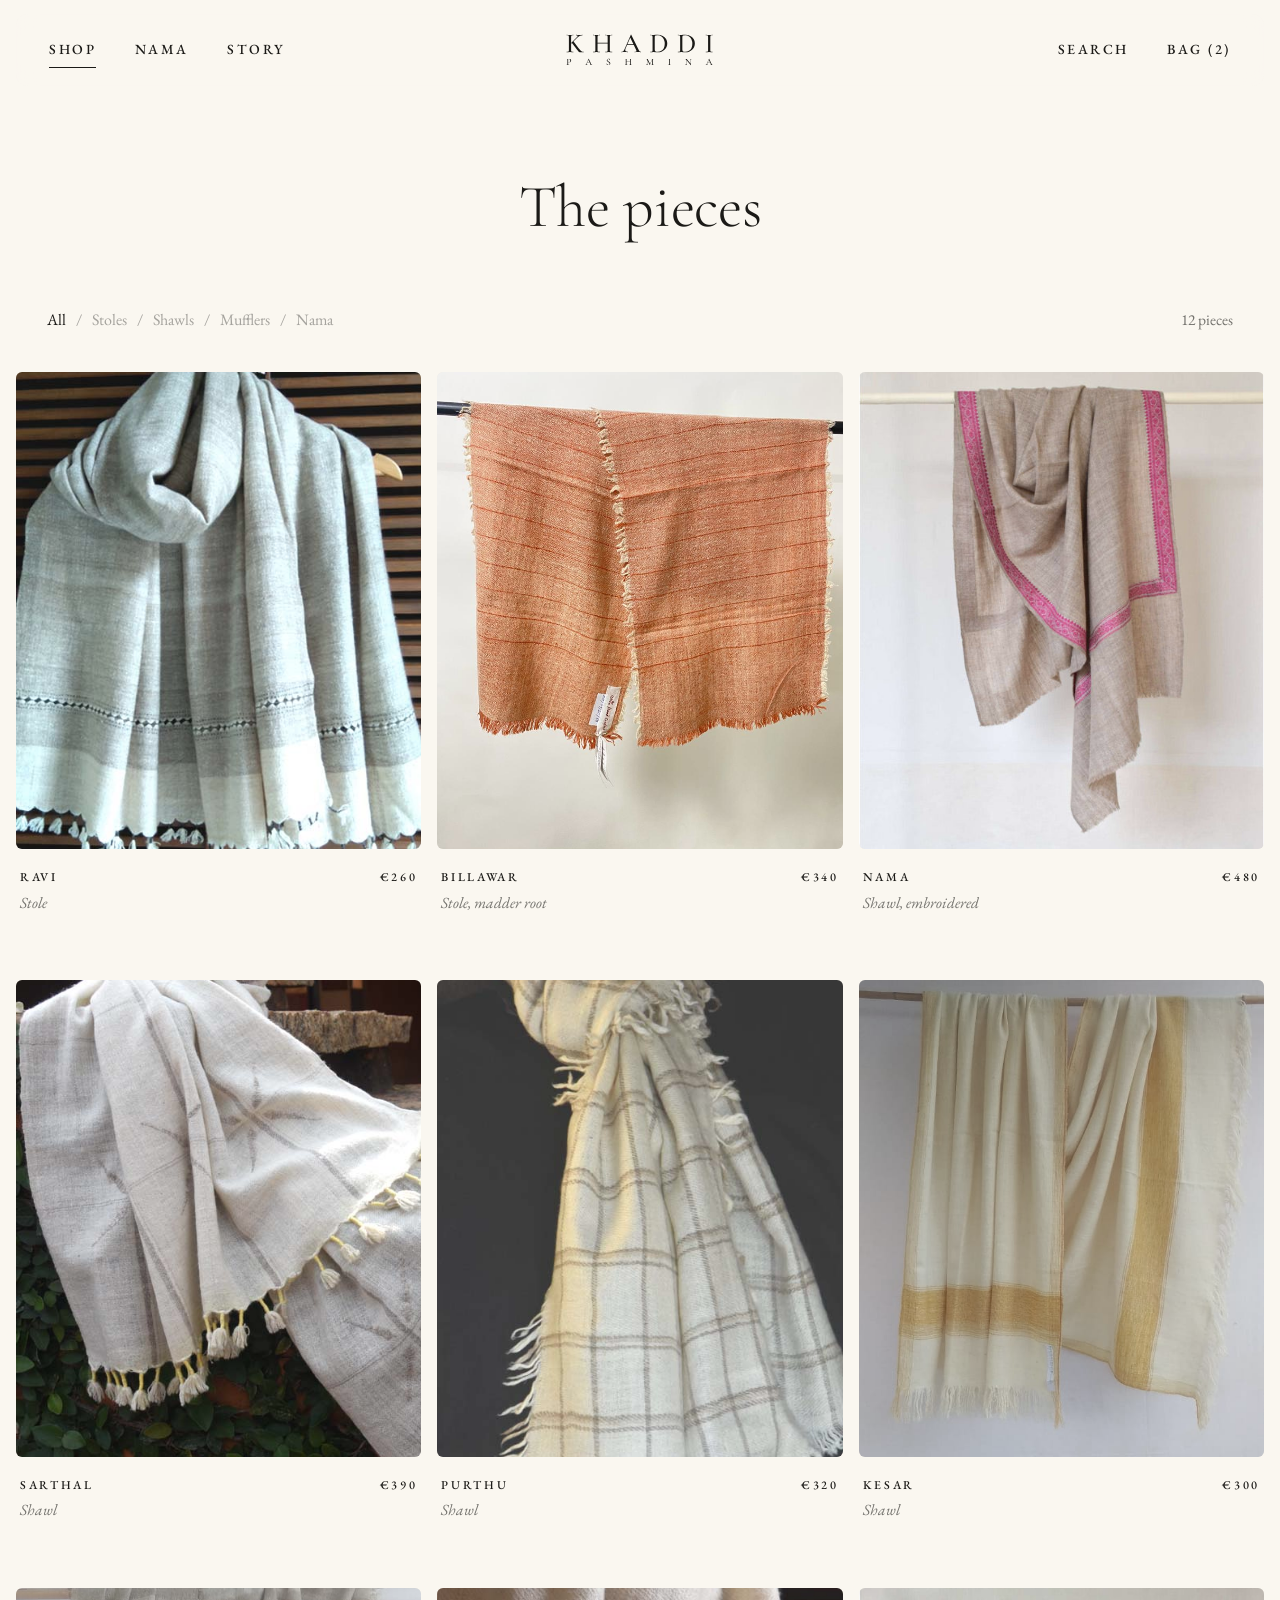
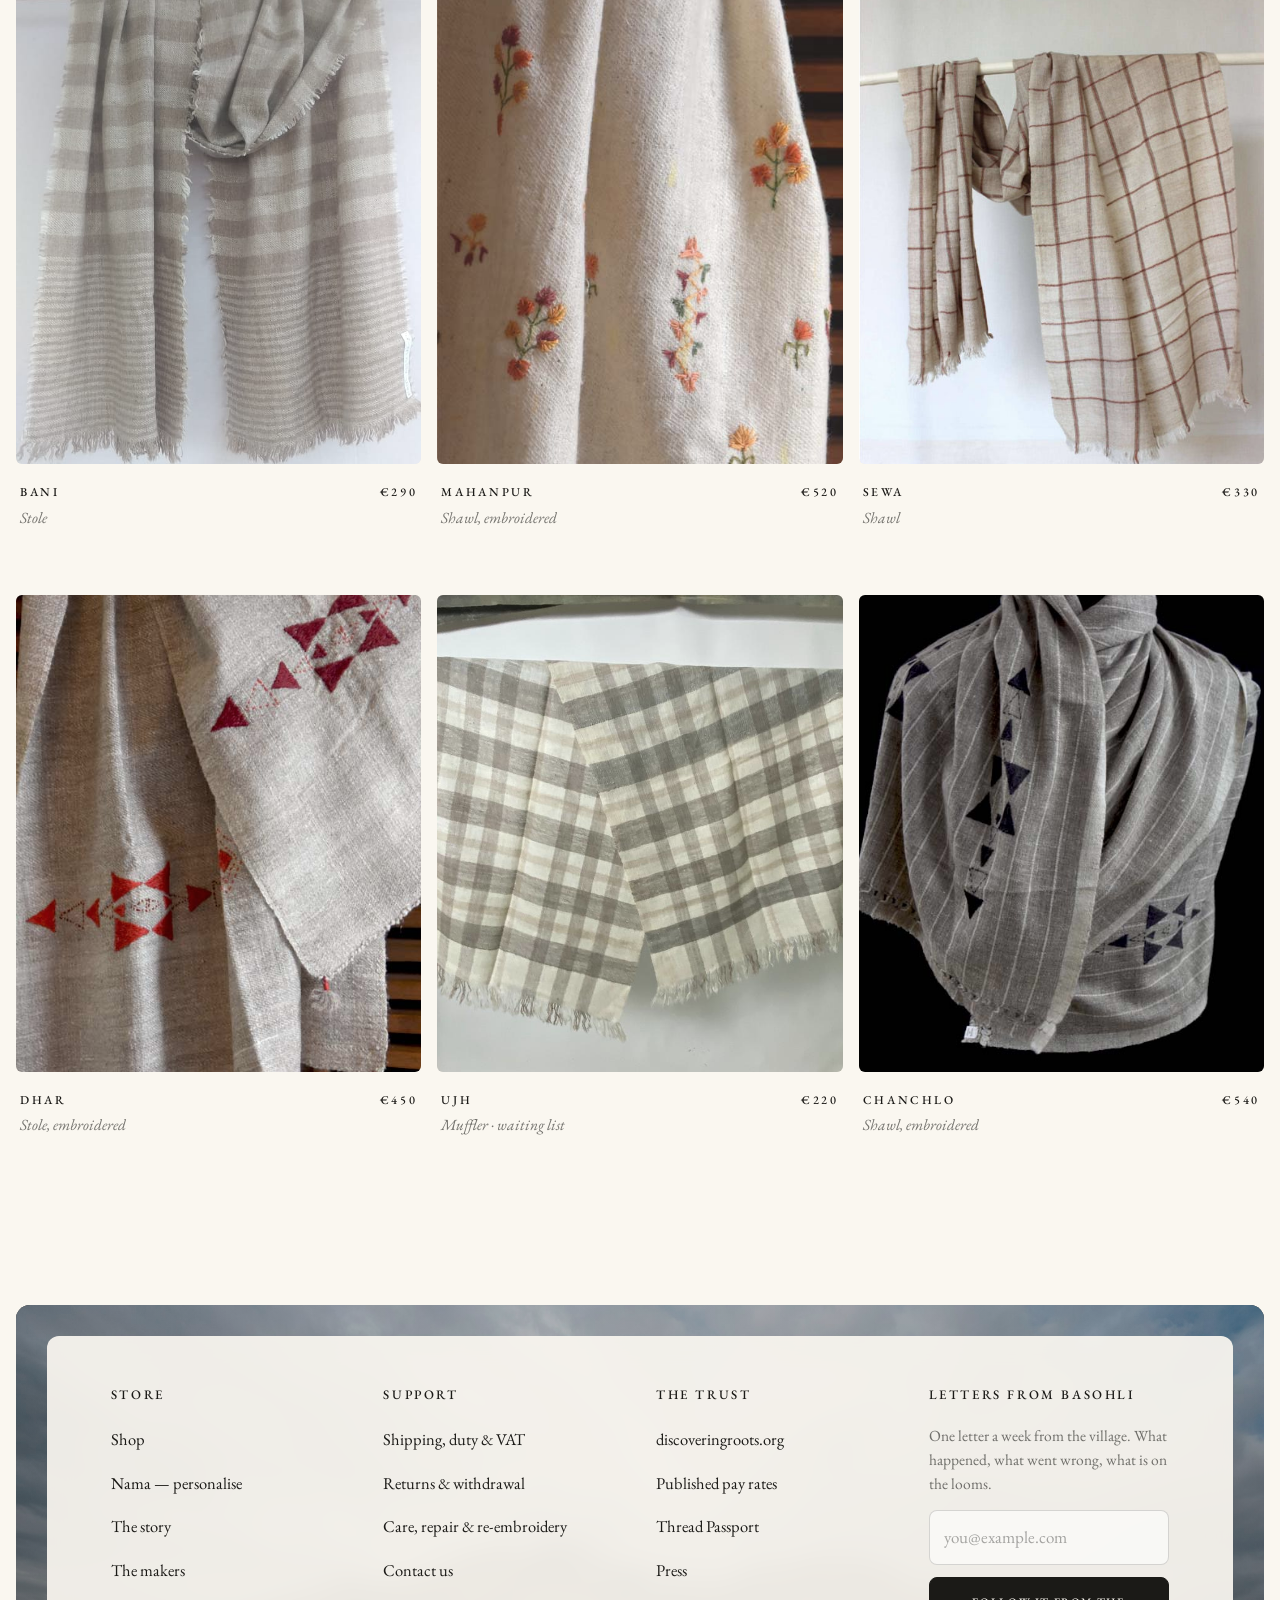
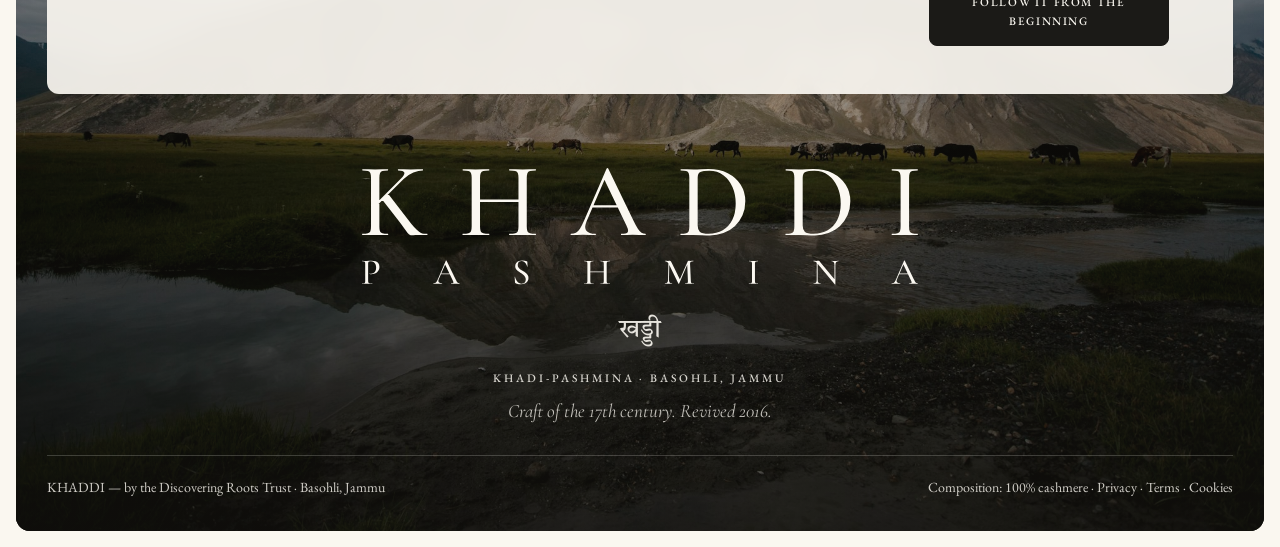
<file: shop.html>
<!DOCTYPE html>
<html lang="en">
<head>
<meta charset="utf-8">
<meta name="viewport" content="width=device-width, initial-scale=1">
<title>Shop — KHADDI PASHMINA</title>
<meta name="description" content="Stoles, shawls and mufflers, spun and woven by hand in Basohli.">
<link rel="icon" href="assets/logo/khaddi-pashmina.svg" type="image/svg+xml">
<link rel="preconnect" href="https://fonts.googleapis.com">
<link rel="preconnect" href="https://fonts.gstatic.com" crossorigin>
<link href="https://fonts.googleapis.com/css2?family=Cormorant+Garamond:ital,wght@0,300;0,400;0,500;1,300;1,400&family=EB+Garamond:ital,wght@0,400;0,500;1,400&family=Tiro+Devanagari+Hindi&family=Mrs+Saint+Delafield&display=swap" rel="stylesheet">
<link rel="stylesheet" href="assets/css/khaddi.css">
<script>document.documentElement.classList.add('js')</script>
</head>
<body>

<header class="site-header">
  <nav class="nav" aria-label="Primary"><a href="shop.html" class="is-active">Shop</a><a href="nama.html">Nama</a><a href="story.html">Story</a></nav>
  <details class="m-menu"><summary class="label" aria-label="Menu">Menu</summary><div class="sheet"><a href="shop.html">Shop</a><a href="nama.html">Nama</a><a href="story.html">Story</a><a href="makers.html">The makers</a><a href="passport.html">Thread Passport</a><a href="contact.html">Contact</a></div></details>
  <a class="logo" href="index.html" aria-label="KHADDI PASHMINA — home"><svg viewBox="0 0 531.1 113.8" role="img" aria-label="KHADDI PASHMINA"><path d="M10.43 57.45V11.15Q10.43 8.25 9.85 6.8Q9.27 5.35 7.53 4.8Q5.78 4.25 2.35 4.25Q2.1 4.25 2.1 3.65Q2.1 3.05 2.35 3.05Q4.84 3.05 7.9 3.2Q10.96 3.35 14.34 3.35Q17.98 3.35 21.01 3.2Q24.05 3.05 26.44 3.05Q26.68 3.05 26.68 3.65Q26.68 4.25 26.44 4.25Q23 4.25 21.28 4.85Q19.56 5.45 18.95 6.95Q18.35 8.45 18.35 11.35V57.45Q18.35 60.35 18.9 61.85Q19.46 63.35 21.2 63.85Q22.95 64.35 26.44 64.35Q26.73 64.35 26.73 64.95Q26.73 65.55 26.44 65.55Q23.95 65.55 20.96 65.45Q17.98 65.35 14.34 65.35Q10.96 65.35 7.83 65.45Q4.69 65.55 2.2 65.55Q2 65.55 2 64.95Q2 64.35 2.2 64.35Q5.68 64.35 7.45 63.85Q9.22 63.35 9.83 61.85Q10.43 60.35 10.43 57.45ZM35.9 51.05 20.72 31.51 26.63 26.39 41.43 45.62Q45.77 51.34 48.77 54.94Q51.78 58.55 53.82 60.52Q55.86 62.48 57.43 63.3Q58.99 64.12 60.45 64.24Q61.91 64.35 63.68 64.35Q63.98 64.35 63.98 64.95Q63.98 65.55 63.68 65.55Q59.22 65.55 56.52 65.55Q53.82 65.55 52.48 65.55Q51.42 65.55 50.67 65.63Q49.93 65.7 49.3 65.7Q47.94 65.7 47.05 65.2Q46.16 64.7 44.98 63.2Q43.79 61.7 41.7 58.8Q39.61 55.9 35.9 51.05ZM13.16 37.77 38.91 11.81Q42.66 8.06 41.99 6.16Q41.31 4.25 36.15 4.25Q35.9 4.25 35.9 3.65Q35.9 3.05 36.15 3.05Q38.68 3.05 41.29 3.2Q43.9 3.35 48.17 3.35Q52.36 3.35 54.8 3.2Q57.25 3.05 59.52 3.05Q59.82 3.05 59.82 3.65Q59.82 4.25 59.52 4.25Q55.58 4.25 50.63 6.22Q45.68 8.18 41.34 12.41L15.7 37.85ZM150.29 11.35Q150.29 8.45 149.71 6.95Q149.13 5.45 147.29 4.85Q145.45 4.25 141.66 4.25Q141.36 4.25 141.36 3.65Q141.36 3.05 141.66 3.05Q144.1 3.05 147.23 3.2Q150.36 3.35 154.3 3.35Q157.68 3.35 160.93 3.2Q164.18 3.05 166.61 3.05Q166.91 3.05 166.91 3.65Q166.91 4.25 166.61 4.25Q163.04 4.25 161.21 4.8Q159.37 5.35 158.76 6.8Q158.15 8.25 158.15 11.15V57.45Q158.15 60.35 158.76 61.85Q159.37 63.35 161.21 63.85Q163.04 64.35 166.61 64.35Q166.91 64.35 166.91 64.95Q166.91 65.55 166.61 65.55Q164.18 65.55 160.93 65.45Q157.68 65.35 154.3 65.35Q150.36 65.35 147.23 65.45Q144.1 65.55 141.66 65.55Q141.36 65.55 141.36 64.95Q141.36 64.35 141.66 64.35Q145.45 64.35 147.29 63.85Q149.13 63.35 149.71 61.85Q150.29 60.35 150.29 57.45ZM109.57 34.18V31.87H153.8V34.18ZM105.9 57.45V11.15Q105.9 8.25 105.29 6.8Q104.68 5.35 102.9 4.8Q101.11 4.25 97.55 4.25Q97.3 4.25 97.3 3.65Q97.3 3.05 97.55 3.05Q100.04 3.05 103.15 3.2Q106.26 3.35 109.63 3.35Q113.63 3.35 116.78 3.2Q119.94 3.05 122.45 3.05Q122.65 3.05 122.65 3.65Q122.65 4.25 122.45 4.25Q118.76 4.25 116.92 4.85Q115.08 5.45 114.45 6.95Q113.82 8.45 113.82 11.35V57.45Q113.82 60.35 114.42 61.85Q115.02 63.35 116.9 63.85Q118.78 64.35 122.45 64.35Q122.65 64.35 122.65 64.95Q122.65 65.55 122.45 65.55Q119.83 65.55 116.73 65.45Q113.63 65.35 109.63 65.35Q106.24 65.35 103.07 65.45Q99.89 65.55 97.4 65.55Q97.2 65.55 97.2 64.95Q97.2 64.35 97.4 64.35Q101.02 64.35 102.83 63.85Q104.65 63.35 105.28 61.85Q105.9 60.35 105.9 57.45ZM218.86 39.46 220.03 37.21H247.24L247.94 39.46ZM270.61 64.35Q271.05 64.35 271.05 64.95Q271.05 65.55 270.61 65.55Q267.72 65.55 264.63 65.35Q261.55 65.15 258.71 65.15Q255.48 65.15 253.11 65.35Q250.75 65.55 247.87 65.55Q247.47 65.55 247.47 64.95Q247.47 64.35 247.87 64.35Q252.79 64.35 253.88 62.79Q254.97 61.22 252.8 56.7L231.24 11.93L234.49 7.12L214.92 52.4Q212.33 58.45 214.66 61.4Q216.98 64.35 223.24 64.35Q223.74 64.35 223.74 64.95Q223.74 65.55 223.24 65.55Q220.24 65.55 217.74 65.35Q215.24 65.15 211.44 65.15Q207.76 65.15 205.52 65.35Q203.28 65.55 200.1 65.55Q199.7 65.55 199.7 64.95Q199.7 64.35 200.1 64.35Q202.8 64.35 204.78 63.29Q206.75 62.22 208.6 59.42Q210.44 56.61 212.66 51.45L233.92 2.32Q234.08 2.02 234.68 2Q235.29 1.98 235.39 2.32L259.4 51.85Q261.75 56.72 263.52 59.47Q265.3 62.22 266.99 63.29Q268.68 64.35 270.61 64.35ZM331.78 65.95Q328.8 65.95 324.38 65.65Q319.97 65.35 316.25 65.35Q312.86 65.35 309.73 65.45Q306.6 65.55 304.1 65.55Q303.9 65.55 303.9 64.95Q303.9 64.35 304.1 64.35Q307.58 64.35 309.36 63.85Q311.15 63.35 311.74 61.85Q312.33 60.35 312.33 57.45V11.15Q312.33 8.25 311.74 6.8Q311.15 5.35 309.43 4.8Q307.7 4.25 304.25 4.25Q304 4.25 304 3.65Q304 3.05 304.25 3.05Q306.74 3.05 309.8 3.2Q312.86 3.35 316.26 3.35Q319.67 3.35 323.61 3.1Q327.56 2.85 330.38 2.85Q340.94 2.85 348.81 6.85Q356.68 10.85 361.06 17.75Q365.44 24.65 365.44 33.25Q365.44 40.75 362.78 46.8Q360.12 52.85 355.45 57.1Q350.77 61.35 344.67 63.65Q338.57 65.95 331.78 65.95ZM330.78 64.2Q338.25 64.2 343.99 60.9Q349.73 57.59 353.03 51.15Q356.32 44.7 356.32 35.45Q356.32 26.79 353.26 19.81Q350.19 12.82 344.61 8.69Q339.03 4.56 331.32 4.56Q325.34 4.56 322.79 5.74Q320.25 6.92 320.25 11.35V56.35Q320.25 60.38 322.24 62.29Q324.24 64.2 330.78 64.2ZM431.38 65.95Q428.4 65.95 423.98 65.65Q419.57 65.35 415.85 65.35Q412.46 65.35 409.33 65.45Q406.2 65.55 403.7 65.55Q403.5 65.55 403.5 64.95Q403.5 64.35 403.7 64.35Q407.18 64.35 408.96 63.85Q410.75 63.35 411.34 61.85Q411.93 60.35 411.93 57.45V11.15Q411.93 8.25 411.34 6.8Q410.75 5.35 409.03 4.8Q407.3 4.25 403.85 4.25Q403.6 4.25 403.6 3.65Q403.6 3.05 403.85 3.05Q406.34 3.05 409.4 3.2Q412.46 3.35 415.86 3.35Q419.27 3.35 423.21 3.1Q427.16 2.85 429.98 2.85Q440.54 2.85 448.41 6.85Q456.28 10.85 460.66 17.75Q465.04 24.65 465.04 33.25Q465.04 40.75 462.38 46.8Q459.72 52.85 455.05 57.1Q450.37 61.35 444.27 63.65Q438.17 65.95 431.38 65.95ZM430.38 64.2Q437.85 64.2 443.59 60.9Q449.33 57.59 452.63 51.15Q455.92 44.7 455.92 35.45Q455.92 26.79 452.86 19.81Q449.79 12.82 444.21 8.69Q438.63 4.56 430.92 4.56Q424.94 4.56 422.39 5.74Q419.85 6.92 419.85 11.35V56.35Q419.85 60.38 421.84 62.29Q423.84 64.2 430.38 64.2ZM520.75 57.45Q520.75 60.35 521.3 61.85Q521.86 63.35 523.6 63.85Q525.35 64.35 528.84 64.35Q529.08 64.35 529.08 64.95Q529.08 65.55 528.84 65.55Q526.33 65.55 523.31 65.45Q520.29 65.35 516.64 65.35Q513.19 65.35 510.1 65.45Q507.01 65.55 504.5 65.55Q504.25 65.55 504.25 64.95Q504.25 64.35 504.52 64.35Q507.98 64.35 509.75 63.85Q511.52 63.35 512.13 61.85Q512.73 60.35 512.73 57.45V11.15Q512.73 8.25 512.14 6.8Q511.55 5.35 509.76 4.8Q507.98 4.25 504.5 4.25Q504.25 4.25 504.25 3.65Q504.25 3.05 504.5 3.05Q507.01 3.05 510.1 3.2Q513.19 3.35 516.64 3.35Q520.29 3.35 523.36 3.2Q526.44 3.05 528.84 3.05Q529.08 3.05 529.08 3.65Q529.08 4.25 528.84 4.25Q525.38 4.25 523.65 4.85Q521.93 5.45 521.34 6.95Q520.75 8.45 520.75 11.35ZM7.69 108.84Q7.69 109.89 7.95 110.43Q8.22 110.97 9.07 111.18Q9.92 111.39 11.6 111.39Q11.71 111.39 11.71 111.6Q11.71 111.81 11.6 111.81Q10.48 111.81 9.17 111.78Q7.86 111.74 6.32 111.74Q5.14 111.74 4.05 111.78Q2.96 111.81 2.09 111.81Q2 111.81 2 111.6Q2 111.39 2.09 111.39Q3.31 111.39 3.91 111.22Q4.51 111.04 4.71 110.52Q4.92 109.99 4.92 108.98V92.77Q4.92 91.76 4.71 91.25Q4.51 90.74 3.91 90.55Q3.31 90.36 2.09 90.36Q2 90.36 2 90.15Q2 89.94 2.09 89.94Q2.96 89.94 4.03 89.99Q5.1 90.04 6.28 90.04Q7.16 90.04 8.49 89.94Q9.82 89.83 11.12 89.83Q13.17 89.83 14.8 90.42Q16.43 91.01 17.4 92.27Q18.37 93.53 18.4 95.57Q18.43 97.4 17.75 98.73Q17.08 100.06 15.94 100.92Q14.8 101.79 13.43 102.22Q12.06 102.64 10.71 102.64Q10.3 102.64 9.86 102.61Q9.43 102.57 9.03 102.47Q8.9 102.43 8.95 102.21Q8.99 101.98 9.11 102.01Q9.41 102.08 9.75 102.12Q10.09 102.15 10.34 102.15Q11.64 102.15 12.77 101.52Q13.9 100.89 14.6 99.59Q15.3 98.28 15.3 96.32Q15.3 94.43 14.65 93.12Q14 91.81 12.85 91.12Q11.7 90.43 10.17 90.43Q9.2 90.43 8.66 90.58Q8.12 90.72 7.9 91.23Q7.69 91.74 7.69 92.84ZM76.2 102.68 76.61 101.89H86.13L86.38 102.68ZM94.31 111.39Q94.46 111.39 94.46 111.6Q94.46 111.81 94.31 111.81Q93.3 111.81 92.22 111.74Q91.14 111.67 90.15 111.67Q89.01 111.67 88.19 111.74Q87.36 111.81 86.35 111.81Q86.21 111.81 86.21 111.6Q86.21 111.39 86.35 111.39Q88.08 111.39 88.46 110.85Q88.84 110.3 88.08 108.72L80.53 93.05L81.67 91.36L74.82 107.21Q73.91 109.33 74.73 110.36Q75.54 111.39 77.73 111.39Q77.91 111.39 77.91 111.6Q77.91 111.81 77.73 111.81Q76.68 111.81 75.81 111.74Q74.93 111.67 73.6 111.67Q72.31 111.67 71.53 111.74Q70.75 111.81 69.63 111.81Q69.49 111.81 69.49 111.6Q69.49 111.39 69.63 111.39Q70.58 111.39 71.27 111.02Q71.96 110.65 72.61 109.67Q73.25 108.68 74.03 106.88L81.47 89.68Q81.52 89.58 81.74 89.57Q81.95 89.56 81.98 89.68L90.39 107.02Q91.21 108.72 91.83 109.68Q92.45 110.65 93.04 111.02Q93.63 111.39 94.31 111.39ZM149.61 93.86Q149.61 95.27 150.31 96.28Q151.01 97.3 152.13 98.09Q153.25 98.87 154.5 99.64Q155.81 100.42 157.01 101.29Q158.2 102.16 158.99 103.33Q159.78 104.5 159.78 106.18Q159.78 107.9 158.9 109.27Q158.02 110.64 156.39 111.44Q154.76 112.23 152.47 112.23Q151.57 112.23 150.65 112.08Q149.72 111.93 148.87 111.64Q148.02 111.36 147.33 110.95Q147.17 110.84 147.1 110.7Q147.02 110.56 147 110.28L146.67 105.28Q146.63 105.1 146.82 105.09Q147.02 105.07 147.05 105.21Q147.36 106.27 147.88 107.39Q148.39 108.52 149.14 109.45Q149.89 110.39 150.92 110.98Q151.95 111.57 153.3 111.57Q154.26 111.57 155.15 111.22Q156.04 110.88 156.61 110.04Q157.18 109.21 157.18 107.76Q157.18 106.08 156.43 104.93Q155.69 103.77 154.53 102.92Q153.38 102.07 152.1 101.3Q150.87 100.53 149.73 99.7Q148.6 98.88 147.89 97.77Q147.18 96.67 147.18 95.07Q147.18 93.19 148.17 91.97Q149.17 90.74 150.73 90.15Q152.3 89.55 153.95 89.55Q155.02 89.55 156.13 89.76Q157.25 89.97 158.18 90.36Q158.49 90.48 158.59 90.65Q158.7 90.81 158.7 91L158.87 95.36Q158.87 95.48 158.7 95.51Q158.52 95.53 158.47 95.41Q158.34 94.8 158 93.91Q157.66 93.02 157.06 92.17Q156.46 91.31 155.53 90.73Q154.6 90.15 153.27 90.15Q152.05 90.15 151.24 90.65Q150.42 91.16 150.02 91.99Q149.61 92.81 149.61 93.86ZM231.2 92.84Q231.2 91.83 230.99 91.3Q230.79 90.78 230.15 90.57Q229.5 90.36 228.18 90.36Q228.07 90.36 228.07 90.15Q228.07 89.94 228.18 89.94Q229.03 89.94 230.13 89.99Q231.22 90.04 232.6 90.04Q233.78 90.04 234.92 89.99Q236.06 89.94 236.91 89.94Q237.01 89.94 237.01 90.15Q237.01 90.36 236.91 90.36Q235.66 90.36 235.02 90.55Q234.37 90.74 234.16 91.25Q233.95 91.76 233.95 92.77V108.98Q233.95 109.99 234.16 110.52Q234.37 111.04 235.02 111.22Q235.66 111.39 236.91 111.39Q237.01 111.39 237.01 111.6Q237.01 111.81 236.91 111.81Q236.06 111.81 234.92 111.78Q233.78 111.74 232.6 111.74Q231.22 111.74 230.13 111.78Q229.03 111.81 228.18 111.81Q228.07 111.81 228.07 111.6Q228.07 111.39 228.18 111.39Q229.5 111.39 230.15 111.22Q230.79 111.04 230.99 110.52Q231.2 109.99 231.2 108.98ZM216.94 100.83V100.03H232.42V100.83ZM215.66 108.98V92.77Q215.66 91.76 215.45 91.25Q215.23 90.74 214.61 90.55Q213.98 90.36 212.73 90.36Q212.65 90.36 212.65 90.15Q212.65 89.94 212.73 89.94Q213.61 89.94 214.69 89.99Q215.78 90.04 216.96 90.04Q218.36 90.04 219.47 89.99Q220.57 89.94 221.45 89.94Q221.52 89.94 221.52 90.15Q221.52 90.36 221.45 90.36Q220.16 90.36 219.52 90.57Q218.87 90.78 218.65 91.3Q218.43 91.83 218.43 92.84V108.98Q218.43 109.99 218.64 110.52Q218.85 111.04 219.51 111.22Q220.17 111.39 221.45 111.39Q221.52 111.39 221.52 111.6Q221.52 111.81 221.45 111.81Q220.54 111.81 219.45 111.78Q218.36 111.74 216.96 111.74Q215.78 111.74 214.67 111.78Q213.56 111.81 212.68 111.81Q212.61 111.81 212.61 111.6Q212.61 111.39 212.68 111.39Q213.95 111.39 214.59 111.22Q215.22 111.04 215.44 110.52Q215.66 109.99 215.66 108.98ZM292.15 107.81 292.5 90.74 293.38 90.81 293.03 107.81Q293 109.63 293.69 110.51Q294.38 111.39 295.99 111.39Q296.07 111.39 296.07 111.6Q296.07 111.81 295.99 111.81Q295.22 111.81 294.4 111.78Q293.59 111.74 292.59 111.74Q291.63 111.74 290.8 111.78Q289.96 111.81 289.23 111.81Q289.14 111.81 289.14 111.6Q289.14 111.39 289.23 111.39Q290.68 111.39 291.4 110.51Q292.11 109.63 292.15 107.81ZM316.65 111.39Q316.74 111.39 316.74 111.6Q316.74 111.81 316.65 111.81Q315.78 111.81 314.69 111.78Q313.6 111.74 312.4 111.74Q311.22 111.74 310.22 111.78Q309.21 111.81 308.4 111.81Q308.31 111.81 308.31 111.6Q308.31 111.39 308.4 111.39Q310.1 111.39 310.59 110.94Q311.09 110.48 311 108.98L310.29 92.5L311.65 90.52L302.59 111.57Q302.56 111.71 302.32 111.71Q302.08 111.71 302.01 111.57L292.89 92.84Q291.68 90.36 289.48 90.36Q289.39 90.36 289.39 90.15Q289.39 89.94 289.48 89.94Q290.1 89.94 290.78 89.97Q291.47 90.01 291.94 90.01Q292.62 90.01 293.15 89.97Q293.69 89.94 293.98 89.94Q294.47 89.94 294.74 90.27Q295.02 90.6 295.59 91.76L303.53 107.9L302.24 110.13L310.66 90.81Q310.85 90.38 311.12 90.16Q311.38 89.94 311.71 89.94Q311.96 89.94 312.33 89.97Q312.7 90.01 313.18 90.01Q314.19 90.01 314.85 89.97Q315.51 89.94 316.21 89.94Q316.29 89.94 316.29 90.15Q316.29 90.36 316.21 90.36Q314.54 90.36 313.76 90.9Q312.97 91.44 313.03 92.88L313.77 108.98Q313.82 109.99 314.03 110.52Q314.24 111.04 314.85 111.22Q315.45 111.39 316.65 111.39ZM374.58 108.98Q374.58 109.99 374.78 110.52Q374.97 111.04 375.58 111.22Q376.19 111.39 377.41 111.39Q377.5 111.39 377.5 111.6Q377.5 111.81 377.41 111.81Q376.54 111.81 375.48 111.78Q374.42 111.74 373.14 111.74Q371.94 111.74 370.86 111.78Q369.77 111.81 368.9 111.81Q368.81 111.81 368.81 111.6Q368.81 111.39 368.9 111.39Q370.11 111.39 370.73 111.22Q371.35 111.04 371.57 110.52Q371.78 109.99 371.78 108.98V92.77Q371.78 91.76 371.57 91.25Q371.36 90.74 370.74 90.55Q370.11 90.36 368.9 90.36Q368.81 90.36 368.81 90.15Q368.81 89.94 368.9 89.94Q369.77 89.94 370.86 89.99Q371.94 90.04 373.14 90.04Q374.42 90.04 375.5 89.99Q376.57 89.94 377.41 89.94Q377.5 89.94 377.5 90.15Q377.5 90.36 377.41 90.36Q376.2 90.36 375.6 90.57Q375 90.78 374.79 91.3Q374.58 91.83 374.58 92.84ZM433.15 107.81V90.74L434.05 90.81V107.81Q434.05 109.63 434.72 110.51Q435.39 111.39 436.82 111.39Q436.91 111.39 436.91 111.6Q436.91 111.81 436.82 111.81Q436.1 111.81 435.34 111.78Q434.57 111.74 433.65 111.74Q432.72 111.74 431.85 111.78Q430.97 111.81 430.21 111.81Q430.12 111.81 430.12 111.6Q430.12 111.39 430.21 111.39Q431.75 111.39 432.45 110.51Q433.15 109.63 433.15 107.81ZM450.87 112.26Q450.87 112.35 450.7 112.37Q450.53 112.38 450.46 112.35L434 92.81Q432.77 91.37 431.87 90.87Q430.97 90.36 430.11 90.36Q430.02 90.36 430.02 90.15Q430.02 89.94 430.11 89.94Q430.75 89.94 431.43 89.97Q432.11 90.01 432.66 90.01Q433.5 90.01 434.19 89.97Q434.89 89.94 435.26 89.94Q435.71 89.94 435.91 90.34Q436.11 90.74 436.93 91.76L450.59 108.2ZM450.87 93.98V112.26L449.99 111.19V93.98Q449.99 92.16 449.33 91.26Q448.68 90.36 447.25 90.36Q447.18 90.36 447.18 90.15Q447.18 89.94 447.25 89.94Q447.99 89.94 448.75 89.99Q449.51 90.04 450.44 90.04Q451.3 90.04 452.16 89.99Q453.01 89.94 453.72 89.94Q453.81 89.94 453.81 90.15Q453.81 90.36 453.72 90.36Q452.26 90.36 451.56 91.26Q450.87 92.16 450.87 93.98ZM510.82 102.68 511.22 101.89H520.75L520.99 102.68ZM528.92 111.39Q529.08 111.39 529.08 111.6Q529.08 111.81 528.92 111.81Q527.91 111.81 526.83 111.74Q525.75 111.67 524.76 111.67Q523.63 111.67 522.8 111.74Q521.98 111.81 520.97 111.81Q520.83 111.81 520.83 111.6Q520.83 111.39 520.97 111.39Q522.69 111.39 523.07 110.85Q523.45 110.3 522.69 108.72L515.15 93.05L516.28 91.36L509.43 107.21Q508.53 109.33 509.34 110.36Q510.16 111.39 512.35 111.39Q512.52 111.39 512.52 111.6Q512.52 111.81 512.35 111.81Q511.3 111.81 510.42 111.74Q509.55 111.67 508.22 111.67Q506.93 111.67 506.14 111.74Q505.36 111.81 504.25 111.81Q504.11 111.81 504.11 111.6Q504.11 111.39 504.25 111.39Q505.19 111.39 505.88 111.02Q506.58 110.65 507.22 109.67Q507.86 108.68 508.64 106.88L516.08 89.68Q516.14 89.58 516.35 89.57Q516.56 89.56 516.6 89.68L525 107.02Q525.82 108.72 526.45 109.68Q527.07 110.65 527.66 111.02Q528.25 111.39 528.92 111.39Z"/></svg></a>
  <nav class="nav right" aria-label="Secondary"><a href="#">Search</a><a href="bag.html">Bag (2)</a></nav>
  <a class="bag" href="bag.html">Bag (2)</a>
</header>
<main>

  <div class="page-head"><h1 class="display">The pieces</h1></div>
  <div class="shelf">
    <div class="slash"><a class="on" href="#">All</a><a href="#">Stoles</a><a href="#">Shawls</a><a href="#">Mufflers</a><a href="#">Nama</a></div>
    <p class="small">12 pieces</p>
  </div>
  <div class="cards g3 bleed">
      <a class="piece rise" href="product.html">
        <div class="plate"><img src="assets/img/products/ravi-1.jpg" alt="Ravi, stole" loading="lazy"><img src="assets/img/products/ravi-2.jpg" alt="" loading="lazy"></div>
        <div class="meta"><span>Ravi</span><span>€260</span></div>
        <p class="by">Stole</p>
      </a>
      <a class="piece rise" href="product.html">
        <div class="plate"><img src="assets/img/products/billawar-2.jpg" alt="Billawar, stole, madder root" loading="lazy"><img src="assets/img/products/billawar-1.jpg" alt="" loading="lazy"></div>
        <div class="meta"><span>Billawar</span><span>€340</span></div>
        <p class="by">Stole, madder root</p>
      </a>
      <a class="piece rise" href="product.html">
        <div class="plate"><img src="assets/img/products/nama-1.jpg" alt="Nama, shawl, embroidered" loading="lazy"><img src="assets/img/products/nama-2.jpg" alt="" loading="lazy"></div>
        <div class="meta"><span>Nama</span><span>€480</span></div>
        <p class="by">Shawl, embroidered</p>
      </a>
      <a class="piece rise" href="product.html">
        <div class="plate"><img src="assets/img/products/sarthal-1.jpg" alt="Sarthal, shawl" loading="lazy"><img src="assets/img/products/sarthal-2.jpg" alt="" loading="lazy"></div>
        <div class="meta"><span>Sarthal</span><span>€390</span></div>
        <p class="by">Shawl</p>
      </a>
      <a class="piece rise" href="product.html">
        <div class="plate"><img src="assets/img/products/purthu-1.jpg" alt="Purthu, shawl" loading="lazy"><img src="assets/img/products/purthu-2.jpg" alt="" loading="lazy"></div>
        <div class="meta"><span>Purthu</span><span>€320</span></div>
        <p class="by">Shawl</p>
      </a>
      <a class="piece rise" href="product.html">
        <div class="plate"><img src="assets/img/products/kesar-1.jpg" alt="Kesar, shawl" loading="lazy"><img src="assets/img/products/kesar-2.jpg" alt="" loading="lazy"></div>
        <div class="meta"><span>Kesar</span><span>€300</span></div>
        <p class="by">Shawl</p>
      </a>
      <a class="piece rise" href="product.html">
        <div class="plate"><img src="assets/img/products/bani-1.jpg" alt="Bani, stole" loading="lazy"><img src="assets/img/products/bani-2.jpg" alt="" loading="lazy"></div>
        <div class="meta"><span>Bani</span><span>€290</span></div>
        <p class="by">Stole</p>
      </a>
      <a class="piece rise" href="product.html">
        <div class="plate"><img src="assets/img/products/mahanpur-1.jpg" alt="Mahanpur, shawl, embroidered" loading="lazy"><img src="assets/img/products/mahanpur-2.jpg" alt="" loading="lazy"></div>
        <div class="meta"><span>Mahanpur</span><span>€520</span></div>
        <p class="by">Shawl, embroidered</p>
      </a>
      <a class="piece rise" href="product.html">
        <div class="plate"><img src="assets/img/products/sewa-1.jpg" alt="Sewa, shawl" loading="lazy"><img src="assets/img/products/sewa-2.jpg" alt="" loading="lazy"></div>
        <div class="meta"><span>Sewa</span><span>€330</span></div>
        <p class="by">Shawl</p>
      </a>
      <a class="piece rise" href="product.html">
        <div class="plate"><img src="assets/img/products/dhar-1.jpg" alt="Dhar, stole, embroidered" loading="lazy"><img src="assets/img/products/detail-bird.jpg" alt="" loading="lazy"></div>
        <div class="meta"><span>Dhar</span><span>€450</span></div>
        <p class="by">Stole, embroidered</p>
      </a>
      <a class="piece rise" href="product.html">
        <div class="plate"><img src="assets/img/products/ujh-2.jpg" alt="Ujh, muffler" loading="lazy"><img src="assets/img/products/ujh-1.jpg" alt="" loading="lazy"></div>
        <div class="meta"><span>Ujh</span><span>€220</span></div>
        <p class="by">Muffler · waiting list</p>
      </a>
      <a class="piece rise" href="product.html">
        <div class="plate"><img src="assets/img/products/chanchlo-1.jpg" alt="Chanchlo, shawl, embroidered" loading="lazy"><img src="assets/img/products/shawl-dark.jpg" alt="" loading="lazy"></div>
        <div class="meta"><span>Chanchlo</span><span>€540</span></div>
        <p class="by">Shawl, embroidered</p>
      </a>
  </div>

</main>

<footer class="site-footer">
  <img src="assets/img/footer-valley.jpg" alt="" loading="lazy">
  <div class="foot">
    <div><h4>Store</h4><ul><li><a href="shop.html">Shop</a></li><li><a href="nama.html">Nama — personalise</a></li><li><a href="story.html">The story</a></li><li><a href="makers.html">The makers</a></li></ul></div>
    <div><h4>Support</h4><ul><li><a href="#">Shipping, duty &amp; VAT</a></li><li><a href="#">Returns &amp; withdrawal</a></li><li><a href="#">Care, repair &amp; re-embroidery</a></li><li><a href="contact.html">Contact us</a></li></ul></div>
    <div><h4>The trust</h4><ul><li><a href="#">discoveringroots.org</a></li><li><a href="makers.html">Published pay rates</a></li><li><a href="passport.html">Thread Passport</a></li><li><a href="#">Press</a></li></ul></div>
    <div><h4>Letters from Basohli</h4><p>One letter a week from the village. What happened, what went wrong, what is on the looms.</p><form class="form"><input class="field" type="email" placeholder="you@example.com" aria-label="Email"><button class="btn solid" type="button">Follow it from the beginning</button></form></div>
  </div>
  <div class="foot-mark">
    <a class="logo" href="index.html" aria-label="KHADDI PASHMINA"><svg viewBox="0 0 531.1 113.8" role="img" aria-label="KHADDI PASHMINA"><path d="M10.43 57.45V11.15Q10.43 8.25 9.85 6.8Q9.27 5.35 7.53 4.8Q5.78 4.25 2.35 4.25Q2.1 4.25 2.1 3.65Q2.1 3.05 2.35 3.05Q4.84 3.05 7.9 3.2Q10.96 3.35 14.34 3.35Q17.98 3.35 21.01 3.2Q24.05 3.05 26.44 3.05Q26.68 3.05 26.68 3.65Q26.68 4.25 26.44 4.25Q23 4.25 21.28 4.85Q19.56 5.45 18.95 6.95Q18.35 8.45 18.35 11.35V57.45Q18.35 60.35 18.9 61.85Q19.46 63.35 21.2 63.85Q22.95 64.35 26.44 64.35Q26.73 64.35 26.73 64.95Q26.73 65.55 26.44 65.55Q23.95 65.55 20.96 65.45Q17.98 65.35 14.34 65.35Q10.96 65.35 7.83 65.45Q4.69 65.55 2.2 65.55Q2 65.55 2 64.95Q2 64.35 2.2 64.35Q5.68 64.35 7.45 63.85Q9.22 63.35 9.83 61.85Q10.43 60.35 10.43 57.45ZM35.9 51.05 20.72 31.51 26.63 26.39 41.43 45.62Q45.77 51.34 48.77 54.94Q51.78 58.55 53.82 60.52Q55.86 62.48 57.43 63.3Q58.99 64.12 60.45 64.24Q61.91 64.35 63.68 64.35Q63.98 64.35 63.98 64.95Q63.98 65.55 63.68 65.55Q59.22 65.55 56.52 65.55Q53.82 65.55 52.48 65.55Q51.42 65.55 50.67 65.63Q49.93 65.7 49.3 65.7Q47.94 65.7 47.05 65.2Q46.16 64.7 44.98 63.2Q43.79 61.7 41.7 58.8Q39.61 55.9 35.9 51.05ZM13.16 37.77 38.91 11.81Q42.66 8.06 41.99 6.16Q41.31 4.25 36.15 4.25Q35.9 4.25 35.9 3.65Q35.9 3.05 36.15 3.05Q38.68 3.05 41.29 3.2Q43.9 3.35 48.17 3.35Q52.36 3.35 54.8 3.2Q57.25 3.05 59.52 3.05Q59.82 3.05 59.82 3.65Q59.82 4.25 59.52 4.25Q55.58 4.25 50.63 6.22Q45.68 8.18 41.34 12.41L15.7 37.85ZM150.29 11.35Q150.29 8.45 149.71 6.95Q149.13 5.45 147.29 4.85Q145.45 4.25 141.66 4.25Q141.36 4.25 141.36 3.65Q141.36 3.05 141.66 3.05Q144.1 3.05 147.23 3.2Q150.36 3.35 154.3 3.35Q157.68 3.35 160.93 3.2Q164.18 3.05 166.61 3.05Q166.91 3.05 166.91 3.65Q166.91 4.25 166.61 4.25Q163.04 4.25 161.21 4.8Q159.37 5.35 158.76 6.8Q158.15 8.25 158.15 11.15V57.45Q158.15 60.35 158.76 61.85Q159.37 63.35 161.21 63.85Q163.04 64.35 166.61 64.35Q166.91 64.35 166.91 64.95Q166.91 65.55 166.61 65.55Q164.18 65.55 160.93 65.45Q157.68 65.35 154.3 65.35Q150.36 65.35 147.23 65.45Q144.1 65.55 141.66 65.55Q141.36 65.55 141.36 64.95Q141.36 64.35 141.66 64.35Q145.45 64.35 147.29 63.85Q149.13 63.35 149.71 61.85Q150.29 60.35 150.29 57.45ZM109.57 34.18V31.87H153.8V34.18ZM105.9 57.45V11.15Q105.9 8.25 105.29 6.8Q104.68 5.35 102.9 4.8Q101.11 4.25 97.55 4.25Q97.3 4.25 97.3 3.65Q97.3 3.05 97.55 3.05Q100.04 3.05 103.15 3.2Q106.26 3.35 109.63 3.35Q113.63 3.35 116.78 3.2Q119.94 3.05 122.45 3.05Q122.65 3.05 122.65 3.65Q122.65 4.25 122.45 4.25Q118.76 4.25 116.92 4.85Q115.08 5.45 114.45 6.95Q113.82 8.45 113.82 11.35V57.45Q113.82 60.35 114.42 61.85Q115.02 63.35 116.9 63.85Q118.78 64.35 122.45 64.35Q122.65 64.35 122.65 64.95Q122.65 65.55 122.45 65.55Q119.83 65.55 116.73 65.45Q113.63 65.35 109.63 65.35Q106.24 65.35 103.07 65.45Q99.89 65.55 97.4 65.55Q97.2 65.55 97.2 64.95Q97.2 64.35 97.4 64.35Q101.02 64.35 102.83 63.85Q104.65 63.35 105.28 61.85Q105.9 60.35 105.9 57.45ZM218.86 39.46 220.03 37.21H247.24L247.94 39.46ZM270.61 64.35Q271.05 64.35 271.05 64.95Q271.05 65.55 270.61 65.55Q267.72 65.55 264.63 65.35Q261.55 65.15 258.71 65.15Q255.48 65.15 253.11 65.35Q250.75 65.55 247.87 65.55Q247.47 65.55 247.47 64.95Q247.47 64.35 247.87 64.35Q252.79 64.35 253.88 62.79Q254.97 61.22 252.8 56.7L231.24 11.93L234.49 7.12L214.92 52.4Q212.33 58.45 214.66 61.4Q216.98 64.35 223.24 64.35Q223.74 64.35 223.74 64.95Q223.74 65.55 223.24 65.55Q220.24 65.55 217.74 65.35Q215.24 65.15 211.44 65.15Q207.76 65.15 205.52 65.35Q203.28 65.55 200.1 65.55Q199.7 65.55 199.7 64.95Q199.7 64.35 200.1 64.35Q202.8 64.35 204.78 63.29Q206.75 62.22 208.6 59.42Q210.44 56.61 212.66 51.45L233.92 2.32Q234.08 2.02 234.68 2Q235.29 1.98 235.39 2.32L259.4 51.85Q261.75 56.72 263.52 59.47Q265.3 62.22 266.99 63.29Q268.68 64.35 270.61 64.35ZM331.78 65.95Q328.8 65.95 324.38 65.65Q319.97 65.35 316.25 65.35Q312.86 65.35 309.73 65.45Q306.6 65.55 304.1 65.55Q303.9 65.55 303.9 64.95Q303.9 64.35 304.1 64.35Q307.58 64.35 309.36 63.85Q311.15 63.35 311.74 61.85Q312.33 60.35 312.33 57.45V11.15Q312.33 8.25 311.74 6.8Q311.15 5.35 309.43 4.8Q307.7 4.25 304.25 4.25Q304 4.25 304 3.65Q304 3.05 304.25 3.05Q306.74 3.05 309.8 3.2Q312.86 3.35 316.26 3.35Q319.67 3.35 323.61 3.1Q327.56 2.85 330.38 2.85Q340.94 2.85 348.81 6.85Q356.68 10.85 361.06 17.75Q365.44 24.65 365.44 33.25Q365.44 40.75 362.78 46.8Q360.12 52.85 355.45 57.1Q350.77 61.35 344.67 63.65Q338.57 65.95 331.78 65.95ZM330.78 64.2Q338.25 64.2 343.99 60.9Q349.73 57.59 353.03 51.15Q356.32 44.7 356.32 35.45Q356.32 26.79 353.26 19.81Q350.19 12.82 344.61 8.69Q339.03 4.56 331.32 4.56Q325.34 4.56 322.79 5.74Q320.25 6.92 320.25 11.35V56.35Q320.25 60.38 322.24 62.29Q324.24 64.2 330.78 64.2ZM431.38 65.95Q428.4 65.95 423.98 65.65Q419.57 65.35 415.85 65.35Q412.46 65.35 409.33 65.45Q406.2 65.55 403.7 65.55Q403.5 65.55 403.5 64.95Q403.5 64.35 403.7 64.35Q407.18 64.35 408.96 63.85Q410.75 63.35 411.34 61.85Q411.93 60.35 411.93 57.45V11.15Q411.93 8.25 411.34 6.8Q410.75 5.35 409.03 4.8Q407.3 4.25 403.85 4.25Q403.6 4.25 403.6 3.65Q403.6 3.05 403.85 3.05Q406.34 3.05 409.4 3.2Q412.46 3.35 415.86 3.35Q419.27 3.35 423.21 3.1Q427.16 2.85 429.98 2.85Q440.54 2.85 448.41 6.85Q456.28 10.85 460.66 17.75Q465.04 24.65 465.04 33.25Q465.04 40.75 462.38 46.8Q459.72 52.85 455.05 57.1Q450.37 61.35 444.27 63.65Q438.17 65.95 431.38 65.95ZM430.38 64.2Q437.85 64.2 443.59 60.9Q449.33 57.59 452.63 51.15Q455.92 44.7 455.92 35.45Q455.92 26.79 452.86 19.81Q449.79 12.82 444.21 8.69Q438.63 4.56 430.92 4.56Q424.94 4.56 422.39 5.74Q419.85 6.92 419.85 11.35V56.35Q419.85 60.38 421.84 62.29Q423.84 64.2 430.38 64.2ZM520.75 57.45Q520.75 60.35 521.3 61.85Q521.86 63.35 523.6 63.85Q525.35 64.35 528.84 64.35Q529.08 64.35 529.08 64.95Q529.08 65.55 528.84 65.55Q526.33 65.55 523.31 65.45Q520.29 65.35 516.64 65.35Q513.19 65.35 510.1 65.45Q507.01 65.55 504.5 65.55Q504.25 65.55 504.25 64.95Q504.25 64.35 504.52 64.35Q507.98 64.35 509.75 63.85Q511.52 63.35 512.13 61.85Q512.73 60.35 512.73 57.45V11.15Q512.73 8.25 512.14 6.8Q511.55 5.35 509.76 4.8Q507.98 4.25 504.5 4.25Q504.25 4.25 504.25 3.65Q504.25 3.05 504.5 3.05Q507.01 3.05 510.1 3.2Q513.19 3.35 516.64 3.35Q520.29 3.35 523.36 3.2Q526.44 3.05 528.84 3.05Q529.08 3.05 529.08 3.65Q529.08 4.25 528.84 4.25Q525.38 4.25 523.65 4.85Q521.93 5.45 521.34 6.95Q520.75 8.45 520.75 11.35ZM7.69 108.84Q7.69 109.89 7.95 110.43Q8.22 110.97 9.07 111.18Q9.92 111.39 11.6 111.39Q11.71 111.39 11.71 111.6Q11.71 111.81 11.6 111.81Q10.48 111.81 9.17 111.78Q7.86 111.74 6.32 111.74Q5.14 111.74 4.05 111.78Q2.96 111.81 2.09 111.81Q2 111.81 2 111.6Q2 111.39 2.09 111.39Q3.31 111.39 3.91 111.22Q4.51 111.04 4.71 110.52Q4.92 109.99 4.92 108.98V92.77Q4.92 91.76 4.71 91.25Q4.51 90.74 3.91 90.55Q3.31 90.36 2.09 90.36Q2 90.36 2 90.15Q2 89.94 2.09 89.94Q2.96 89.94 4.03 89.99Q5.1 90.04 6.28 90.04Q7.16 90.04 8.49 89.94Q9.82 89.83 11.12 89.83Q13.17 89.83 14.8 90.42Q16.43 91.01 17.4 92.27Q18.37 93.53 18.4 95.57Q18.43 97.4 17.75 98.73Q17.08 100.06 15.94 100.92Q14.8 101.79 13.43 102.22Q12.06 102.64 10.71 102.64Q10.3 102.64 9.86 102.61Q9.43 102.57 9.03 102.47Q8.9 102.43 8.95 102.21Q8.99 101.98 9.11 102.01Q9.41 102.08 9.75 102.12Q10.09 102.15 10.34 102.15Q11.64 102.15 12.77 101.52Q13.9 100.89 14.6 99.59Q15.3 98.28 15.3 96.32Q15.3 94.43 14.65 93.12Q14 91.81 12.85 91.12Q11.7 90.43 10.17 90.43Q9.2 90.43 8.66 90.58Q8.12 90.72 7.9 91.23Q7.69 91.74 7.69 92.84ZM76.2 102.68 76.61 101.89H86.13L86.38 102.68ZM94.31 111.39Q94.46 111.39 94.46 111.6Q94.46 111.81 94.31 111.81Q93.3 111.81 92.22 111.74Q91.14 111.67 90.15 111.67Q89.01 111.67 88.19 111.74Q87.36 111.81 86.35 111.81Q86.21 111.81 86.21 111.6Q86.21 111.39 86.35 111.39Q88.08 111.39 88.46 110.85Q88.84 110.3 88.08 108.72L80.53 93.05L81.67 91.36L74.82 107.21Q73.91 109.33 74.73 110.36Q75.54 111.39 77.73 111.39Q77.91 111.39 77.91 111.6Q77.91 111.81 77.73 111.81Q76.68 111.81 75.81 111.74Q74.93 111.67 73.6 111.67Q72.31 111.67 71.53 111.74Q70.75 111.81 69.63 111.81Q69.49 111.81 69.49 111.6Q69.49 111.39 69.63 111.39Q70.58 111.39 71.27 111.02Q71.96 110.65 72.61 109.67Q73.25 108.68 74.03 106.88L81.47 89.68Q81.52 89.58 81.74 89.57Q81.95 89.56 81.98 89.68L90.39 107.02Q91.21 108.72 91.83 109.68Q92.45 110.65 93.04 111.02Q93.63 111.39 94.31 111.39ZM149.61 93.86Q149.61 95.27 150.31 96.28Q151.01 97.3 152.13 98.09Q153.25 98.87 154.5 99.64Q155.81 100.42 157.01 101.29Q158.2 102.16 158.99 103.33Q159.78 104.5 159.78 106.18Q159.78 107.9 158.9 109.27Q158.02 110.64 156.39 111.44Q154.76 112.23 152.47 112.23Q151.57 112.23 150.65 112.08Q149.72 111.93 148.87 111.64Q148.02 111.36 147.33 110.95Q147.17 110.84 147.1 110.7Q147.02 110.56 147 110.28L146.67 105.28Q146.63 105.1 146.82 105.09Q147.02 105.07 147.05 105.21Q147.36 106.27 147.88 107.39Q148.39 108.52 149.14 109.45Q149.89 110.39 150.92 110.98Q151.95 111.57 153.3 111.57Q154.26 111.57 155.15 111.22Q156.04 110.88 156.61 110.04Q157.18 109.21 157.18 107.76Q157.18 106.08 156.43 104.93Q155.69 103.77 154.53 102.92Q153.38 102.07 152.1 101.3Q150.87 100.53 149.73 99.7Q148.6 98.88 147.89 97.77Q147.18 96.67 147.18 95.07Q147.18 93.19 148.17 91.97Q149.17 90.74 150.73 90.15Q152.3 89.55 153.95 89.55Q155.02 89.55 156.13 89.76Q157.25 89.97 158.18 90.36Q158.49 90.48 158.59 90.65Q158.7 90.81 158.7 91L158.87 95.36Q158.87 95.48 158.7 95.51Q158.52 95.53 158.47 95.41Q158.34 94.8 158 93.91Q157.66 93.02 157.06 92.17Q156.46 91.31 155.53 90.73Q154.6 90.15 153.27 90.15Q152.05 90.15 151.24 90.65Q150.42 91.16 150.02 91.99Q149.61 92.81 149.61 93.86ZM231.2 92.84Q231.2 91.83 230.99 91.3Q230.79 90.78 230.15 90.57Q229.5 90.36 228.18 90.36Q228.07 90.36 228.07 90.15Q228.07 89.94 228.18 89.94Q229.03 89.94 230.13 89.99Q231.22 90.04 232.6 90.04Q233.78 90.04 234.92 89.99Q236.06 89.94 236.91 89.94Q237.01 89.94 237.01 90.15Q237.01 90.36 236.91 90.36Q235.66 90.36 235.02 90.55Q234.37 90.74 234.16 91.25Q233.95 91.76 233.95 92.77V108.98Q233.95 109.99 234.16 110.52Q234.37 111.04 235.02 111.22Q235.66 111.39 236.91 111.39Q237.01 111.39 237.01 111.6Q237.01 111.81 236.91 111.81Q236.06 111.81 234.92 111.78Q233.78 111.74 232.6 111.74Q231.22 111.74 230.13 111.78Q229.03 111.81 228.18 111.81Q228.07 111.81 228.07 111.6Q228.07 111.39 228.18 111.39Q229.5 111.39 230.15 111.22Q230.79 111.04 230.99 110.52Q231.2 109.99 231.2 108.98ZM216.94 100.83V100.03H232.42V100.83ZM215.66 108.98V92.77Q215.66 91.76 215.45 91.25Q215.23 90.74 214.61 90.55Q213.98 90.36 212.73 90.36Q212.65 90.36 212.65 90.15Q212.65 89.94 212.73 89.94Q213.61 89.94 214.69 89.99Q215.78 90.04 216.96 90.04Q218.36 90.04 219.47 89.99Q220.57 89.94 221.45 89.94Q221.52 89.94 221.52 90.15Q221.52 90.36 221.45 90.36Q220.16 90.36 219.52 90.57Q218.87 90.78 218.65 91.3Q218.43 91.83 218.43 92.84V108.98Q218.43 109.99 218.64 110.52Q218.85 111.04 219.51 111.22Q220.17 111.39 221.45 111.39Q221.52 111.39 221.52 111.6Q221.52 111.81 221.45 111.81Q220.54 111.81 219.45 111.78Q218.36 111.74 216.96 111.74Q215.78 111.74 214.67 111.78Q213.56 111.81 212.68 111.81Q212.61 111.81 212.61 111.6Q212.61 111.39 212.68 111.39Q213.95 111.39 214.59 111.22Q215.22 111.04 215.44 110.52Q215.66 109.99 215.66 108.98ZM292.15 107.81 292.5 90.74 293.38 90.81 293.03 107.81Q293 109.63 293.69 110.51Q294.38 111.39 295.99 111.39Q296.07 111.39 296.07 111.6Q296.07 111.81 295.99 111.81Q295.22 111.81 294.4 111.78Q293.59 111.74 292.59 111.74Q291.63 111.74 290.8 111.78Q289.96 111.81 289.23 111.81Q289.14 111.81 289.14 111.6Q289.14 111.39 289.23 111.39Q290.68 111.39 291.4 110.51Q292.11 109.63 292.15 107.81ZM316.65 111.39Q316.74 111.39 316.74 111.6Q316.74 111.81 316.65 111.81Q315.78 111.81 314.69 111.78Q313.6 111.74 312.4 111.74Q311.22 111.74 310.22 111.78Q309.21 111.81 308.4 111.81Q308.31 111.81 308.31 111.6Q308.31 111.39 308.4 111.39Q310.1 111.39 310.59 110.94Q311.09 110.48 311 108.98L310.29 92.5L311.65 90.52L302.59 111.57Q302.56 111.71 302.32 111.71Q302.08 111.71 302.01 111.57L292.89 92.84Q291.68 90.36 289.48 90.36Q289.39 90.36 289.39 90.15Q289.39 89.94 289.48 89.94Q290.1 89.94 290.78 89.97Q291.47 90.01 291.94 90.01Q292.62 90.01 293.15 89.97Q293.69 89.94 293.98 89.94Q294.47 89.94 294.74 90.27Q295.02 90.6 295.59 91.76L303.53 107.9L302.24 110.13L310.66 90.81Q310.85 90.38 311.12 90.16Q311.38 89.94 311.71 89.94Q311.96 89.94 312.33 89.97Q312.7 90.01 313.18 90.01Q314.19 90.01 314.85 89.97Q315.51 89.94 316.21 89.94Q316.29 89.94 316.29 90.15Q316.29 90.36 316.21 90.36Q314.54 90.36 313.76 90.9Q312.97 91.44 313.03 92.88L313.77 108.98Q313.82 109.99 314.03 110.52Q314.24 111.04 314.85 111.22Q315.45 111.39 316.65 111.39ZM374.58 108.98Q374.58 109.99 374.78 110.52Q374.97 111.04 375.58 111.22Q376.19 111.39 377.41 111.39Q377.5 111.39 377.5 111.6Q377.5 111.81 377.41 111.81Q376.54 111.81 375.48 111.78Q374.42 111.74 373.14 111.74Q371.94 111.74 370.86 111.78Q369.77 111.81 368.9 111.81Q368.81 111.81 368.81 111.6Q368.81 111.39 368.9 111.39Q370.11 111.39 370.73 111.22Q371.35 111.04 371.57 110.52Q371.78 109.99 371.78 108.98V92.77Q371.78 91.76 371.57 91.25Q371.36 90.74 370.74 90.55Q370.11 90.36 368.9 90.36Q368.81 90.36 368.81 90.15Q368.81 89.94 368.9 89.94Q369.77 89.94 370.86 89.99Q371.94 90.04 373.14 90.04Q374.42 90.04 375.5 89.99Q376.57 89.94 377.41 89.94Q377.5 89.94 377.5 90.15Q377.5 90.36 377.41 90.36Q376.2 90.36 375.6 90.57Q375 90.78 374.79 91.3Q374.58 91.83 374.58 92.84ZM433.15 107.81V90.74L434.05 90.81V107.81Q434.05 109.63 434.72 110.51Q435.39 111.39 436.82 111.39Q436.91 111.39 436.91 111.6Q436.91 111.81 436.82 111.81Q436.1 111.81 435.34 111.78Q434.57 111.74 433.65 111.74Q432.72 111.74 431.85 111.78Q430.97 111.81 430.21 111.81Q430.12 111.81 430.12 111.6Q430.12 111.39 430.21 111.39Q431.75 111.39 432.45 110.51Q433.15 109.63 433.15 107.81ZM450.87 112.26Q450.87 112.35 450.7 112.37Q450.53 112.38 450.46 112.35L434 92.81Q432.77 91.37 431.87 90.87Q430.97 90.36 430.11 90.36Q430.02 90.36 430.02 90.15Q430.02 89.94 430.11 89.94Q430.75 89.94 431.43 89.97Q432.11 90.01 432.66 90.01Q433.5 90.01 434.19 89.97Q434.89 89.94 435.26 89.94Q435.71 89.94 435.91 90.34Q436.11 90.74 436.93 91.76L450.59 108.2ZM450.87 93.98V112.26L449.99 111.19V93.98Q449.99 92.16 449.33 91.26Q448.68 90.36 447.25 90.36Q447.18 90.36 447.18 90.15Q447.18 89.94 447.25 89.94Q447.99 89.94 448.75 89.99Q449.51 90.04 450.44 90.04Q451.3 90.04 452.16 89.99Q453.01 89.94 453.72 89.94Q453.81 89.94 453.81 90.15Q453.81 90.36 453.72 90.36Q452.26 90.36 451.56 91.26Q450.87 92.16 450.87 93.98ZM510.82 102.68 511.22 101.89H520.75L520.99 102.68ZM528.92 111.39Q529.08 111.39 529.08 111.6Q529.08 111.81 528.92 111.81Q527.91 111.81 526.83 111.74Q525.75 111.67 524.76 111.67Q523.63 111.67 522.8 111.74Q521.98 111.81 520.97 111.81Q520.83 111.81 520.83 111.6Q520.83 111.39 520.97 111.39Q522.69 111.39 523.07 110.85Q523.45 110.3 522.69 108.72L515.15 93.05L516.28 91.36L509.43 107.21Q508.53 109.33 509.34 110.36Q510.16 111.39 512.35 111.39Q512.52 111.39 512.52 111.6Q512.52 111.81 512.35 111.81Q511.3 111.81 510.42 111.74Q509.55 111.67 508.22 111.67Q506.93 111.67 506.14 111.74Q505.36 111.81 504.25 111.81Q504.11 111.81 504.11 111.6Q504.11 111.39 504.25 111.39Q505.19 111.39 505.88 111.02Q506.58 110.65 507.22 109.67Q507.86 108.68 508.64 106.88L516.08 89.68Q516.14 89.58 516.35 89.57Q516.56 89.56 516.6 89.68L525 107.02Q525.82 108.72 526.45 109.68Q527.07 110.65 527.66 111.02Q528.25 111.39 528.92 111.39Z"/></svg></a>
    <p class="deva">खड्डी</p>
    <p class="label">Khadi-Pashmina · Basohli, Jammu</p>
    <p class="date">Craft of the 17th century. Revived 2016.</p>
  </div>
  <div class="colophon"><span>KHADDI — by the Discovering Roots Trust · Basohli, Jammu</span><span>Composition: 100% cashmere · Privacy · Terms · Cookies</span></div>
</footer>
<script src="assets/js/reveal.js" defer></script>
</body>
</html>
</file>
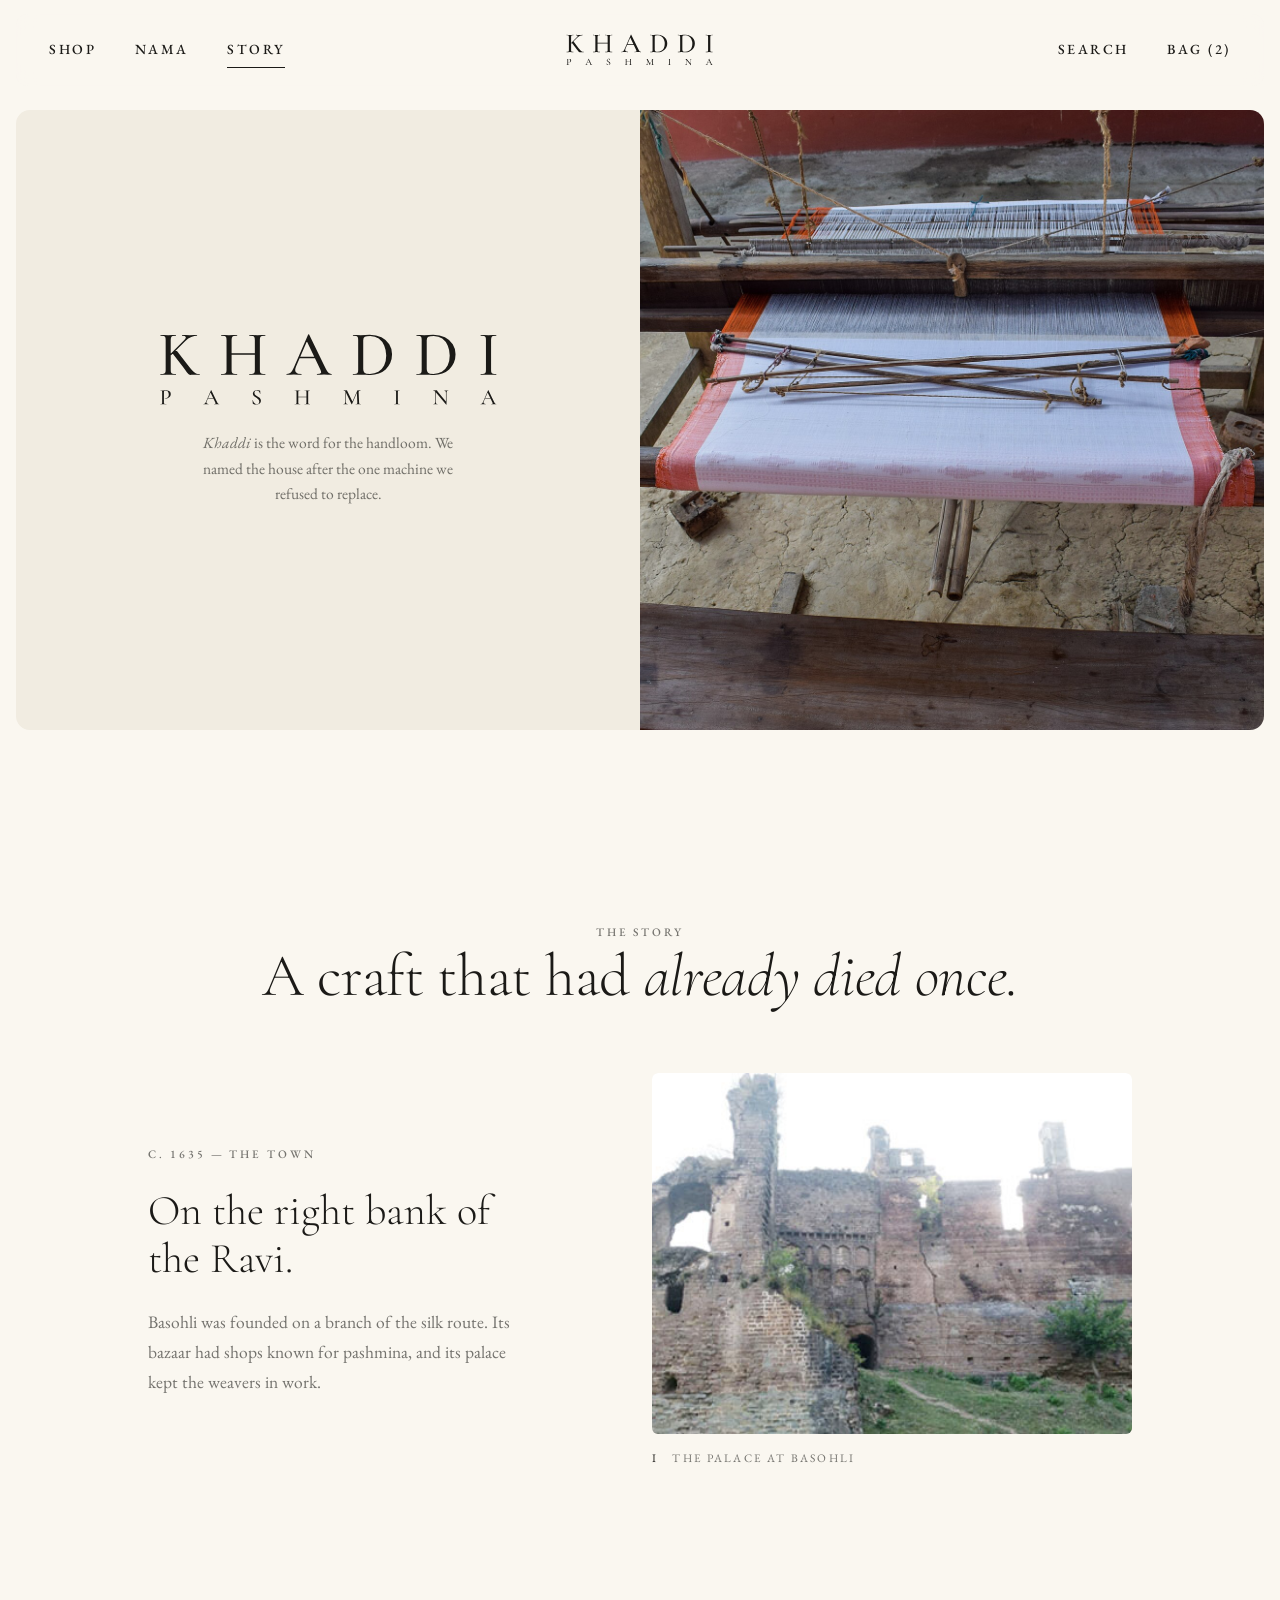
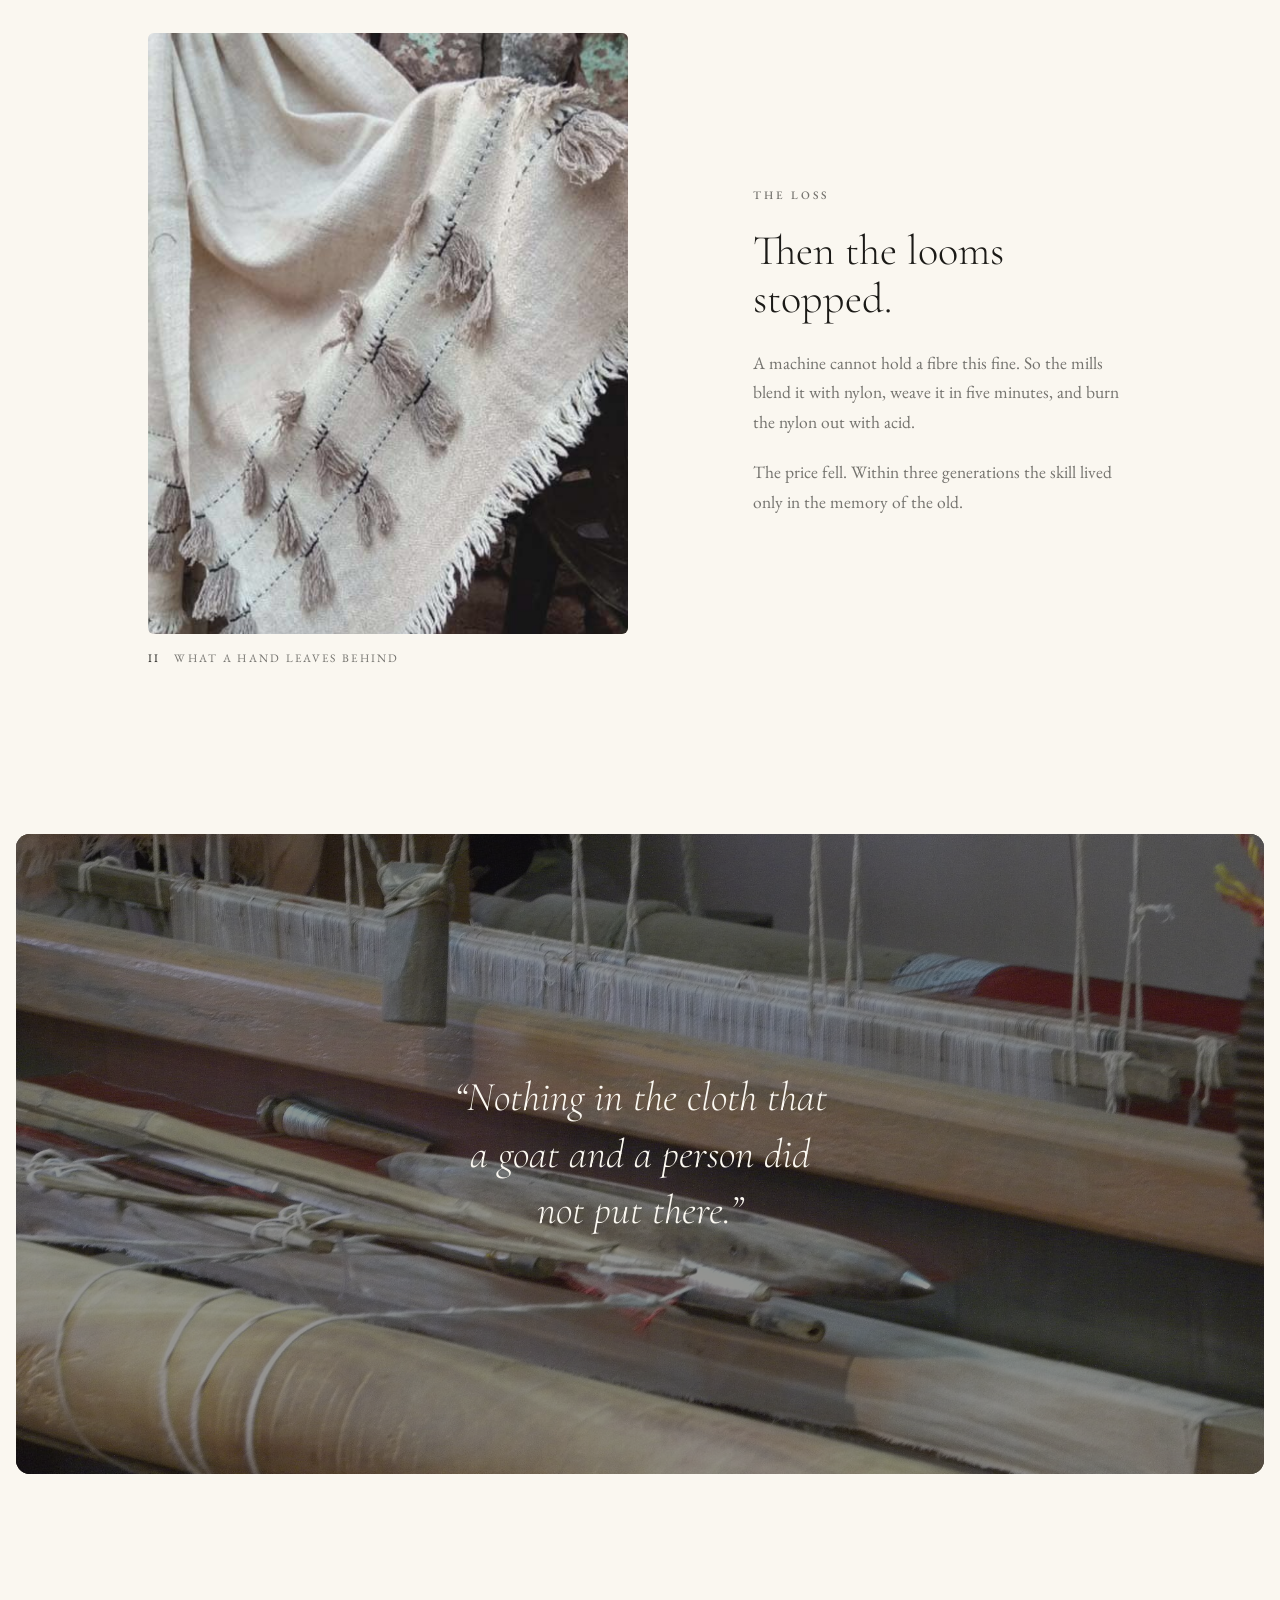
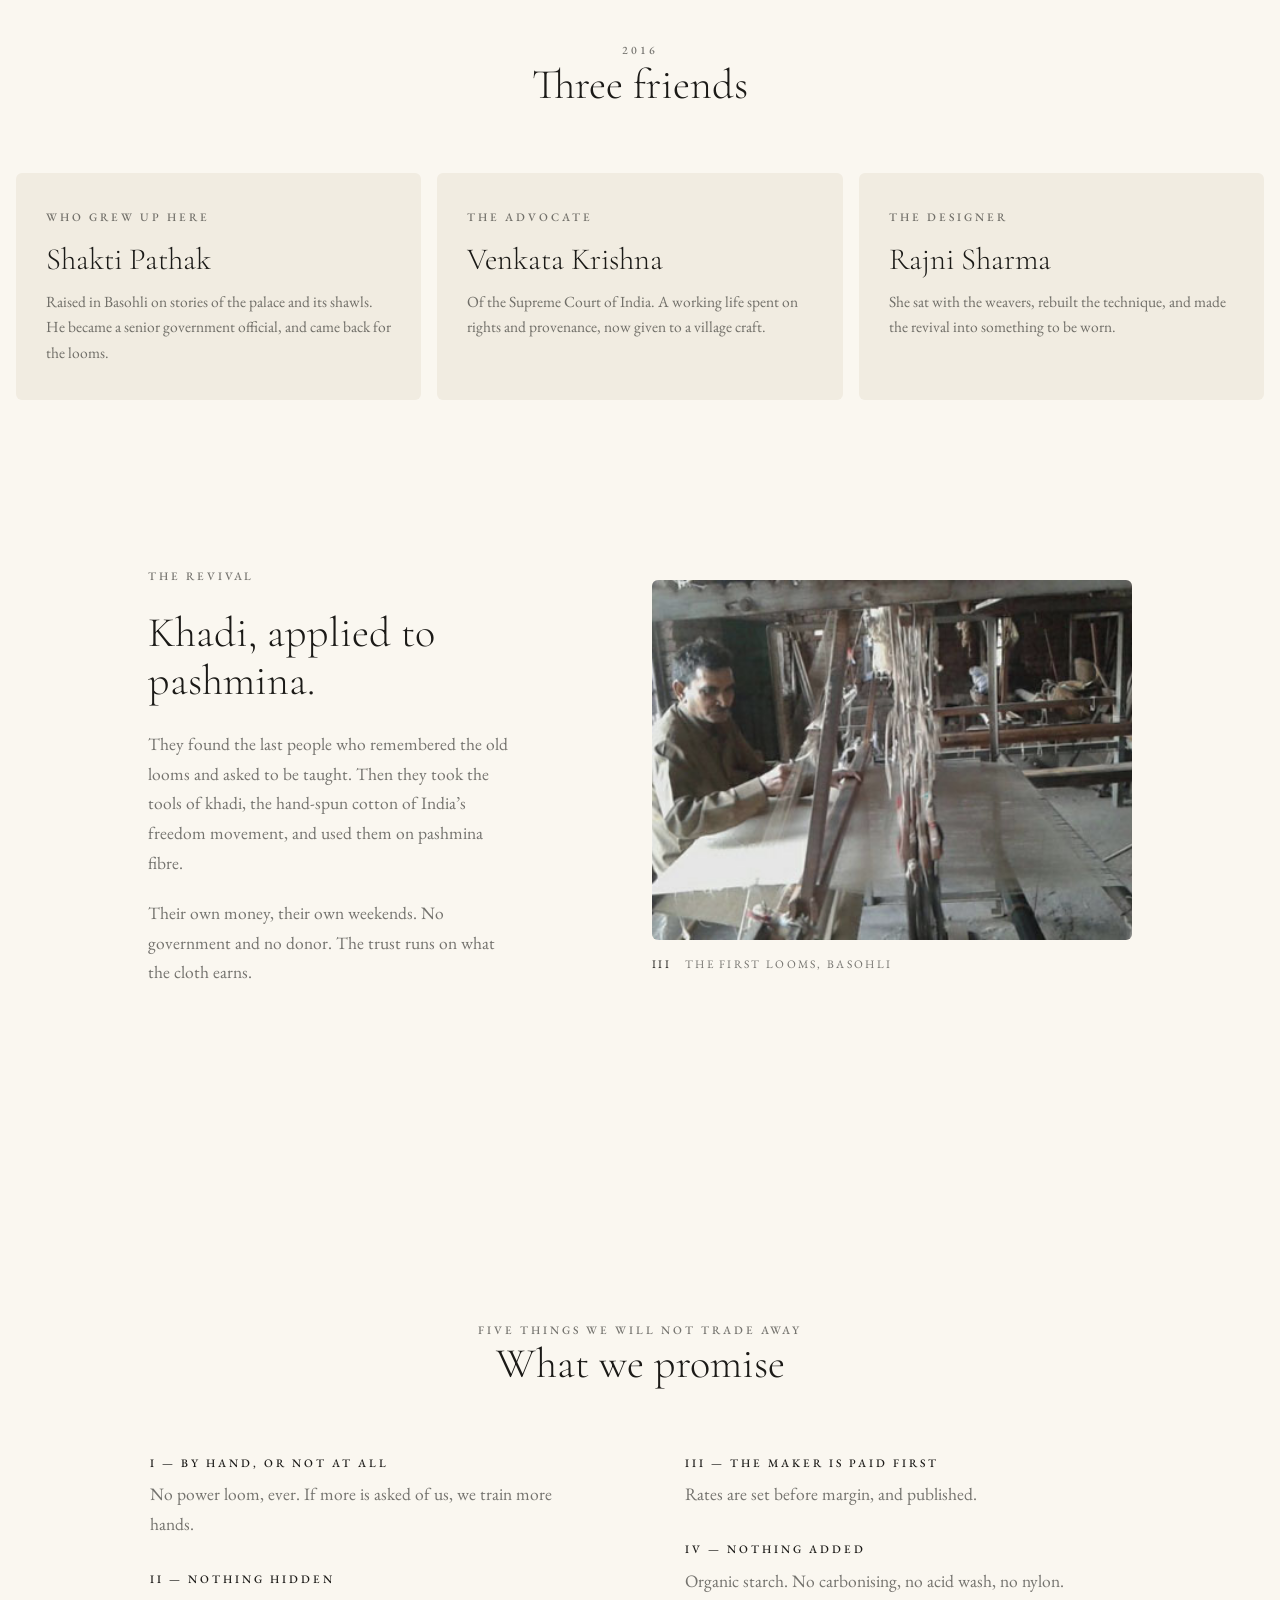
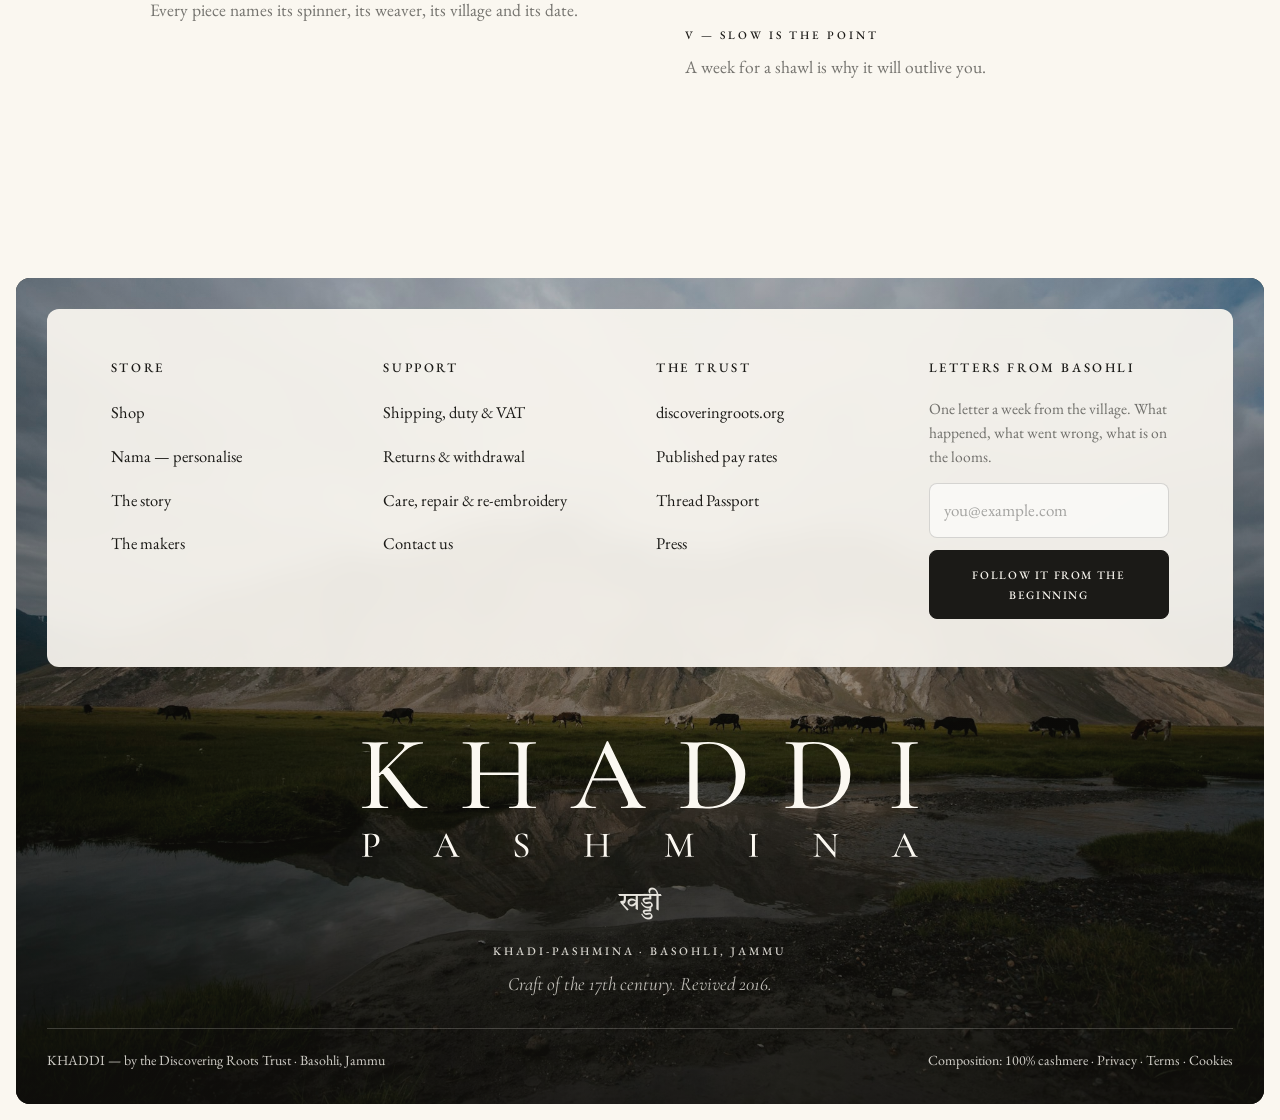
<file: story.html>
<!DOCTYPE html>
<html lang="en">
<head>
<meta charset="utf-8">
<meta name="viewport" content="width=device-width, initial-scale=1">
<title>The story — KHADDI PASHMINA</title>
<meta name="description" content="How a lost craft was put back to work in Basohli, Jammu.">
<link rel="icon" href="assets/logo/khaddi-pashmina.svg" type="image/svg+xml">
<link rel="preconnect" href="https://fonts.googleapis.com">
<link rel="preconnect" href="https://fonts.gstatic.com" crossorigin>
<link href="https://fonts.googleapis.com/css2?family=Cormorant+Garamond:ital,wght@0,300;0,400;0,500;1,300;1,400&family=EB+Garamond:ital,wght@0,400;0,500;1,400&family=Tiro+Devanagari+Hindi&family=Mrs+Saint+Delafield&display=swap" rel="stylesheet">
<link rel="stylesheet" href="assets/css/khaddi.css">
<script>document.documentElement.classList.add('js')</script>
</head>
<body>

<header class="site-header">
  <nav class="nav" aria-label="Primary"><a href="shop.html">Shop</a><a href="nama.html">Nama</a><a href="story.html" class="is-active">Story</a></nav>
  <details class="m-menu"><summary class="label" aria-label="Menu">Menu</summary><div class="sheet"><a href="shop.html">Shop</a><a href="nama.html">Nama</a><a href="story.html">Story</a><a href="makers.html">The makers</a><a href="passport.html">Thread Passport</a><a href="contact.html">Contact</a></div></details>
  <a class="logo" href="index.html" aria-label="KHADDI PASHMINA — home"><svg viewBox="0 0 531.1 113.8" role="img" aria-label="KHADDI PASHMINA"><path d="M10.43 57.45V11.15Q10.43 8.25 9.85 6.8Q9.27 5.35 7.53 4.8Q5.78 4.25 2.35 4.25Q2.1 4.25 2.1 3.65Q2.1 3.05 2.35 3.05Q4.84 3.05 7.9 3.2Q10.96 3.35 14.34 3.35Q17.98 3.35 21.01 3.2Q24.05 3.05 26.44 3.05Q26.68 3.05 26.68 3.65Q26.68 4.25 26.44 4.25Q23 4.25 21.28 4.85Q19.56 5.45 18.95 6.95Q18.35 8.45 18.35 11.35V57.45Q18.35 60.35 18.9 61.85Q19.46 63.35 21.2 63.85Q22.95 64.35 26.44 64.35Q26.73 64.35 26.73 64.95Q26.73 65.55 26.44 65.55Q23.95 65.55 20.96 65.45Q17.98 65.35 14.34 65.35Q10.96 65.35 7.83 65.45Q4.69 65.55 2.2 65.55Q2 65.55 2 64.95Q2 64.35 2.2 64.35Q5.68 64.35 7.45 63.85Q9.22 63.35 9.83 61.85Q10.43 60.35 10.43 57.45ZM35.9 51.05 20.72 31.51 26.63 26.39 41.43 45.62Q45.77 51.34 48.77 54.94Q51.78 58.55 53.82 60.52Q55.86 62.48 57.43 63.3Q58.99 64.12 60.45 64.24Q61.91 64.35 63.68 64.35Q63.98 64.35 63.98 64.95Q63.98 65.55 63.68 65.55Q59.22 65.55 56.52 65.55Q53.82 65.55 52.48 65.55Q51.42 65.55 50.67 65.63Q49.93 65.7 49.3 65.7Q47.94 65.7 47.05 65.2Q46.16 64.7 44.98 63.2Q43.79 61.7 41.7 58.8Q39.61 55.9 35.9 51.05ZM13.16 37.77 38.91 11.81Q42.66 8.06 41.99 6.16Q41.31 4.25 36.15 4.25Q35.9 4.25 35.9 3.65Q35.9 3.05 36.15 3.05Q38.68 3.05 41.29 3.2Q43.9 3.35 48.17 3.35Q52.36 3.35 54.8 3.2Q57.25 3.05 59.52 3.05Q59.82 3.05 59.82 3.65Q59.82 4.25 59.52 4.25Q55.58 4.25 50.63 6.22Q45.68 8.18 41.34 12.41L15.7 37.85ZM150.29 11.35Q150.29 8.45 149.71 6.95Q149.13 5.45 147.29 4.85Q145.45 4.25 141.66 4.25Q141.36 4.25 141.36 3.65Q141.36 3.05 141.66 3.05Q144.1 3.05 147.23 3.2Q150.36 3.35 154.3 3.35Q157.68 3.35 160.93 3.2Q164.18 3.05 166.61 3.05Q166.91 3.05 166.91 3.65Q166.91 4.25 166.61 4.25Q163.04 4.25 161.21 4.8Q159.37 5.35 158.76 6.8Q158.15 8.25 158.15 11.15V57.45Q158.15 60.35 158.76 61.85Q159.37 63.35 161.21 63.85Q163.04 64.35 166.61 64.35Q166.91 64.35 166.91 64.95Q166.91 65.55 166.61 65.55Q164.18 65.55 160.93 65.45Q157.68 65.35 154.3 65.35Q150.36 65.35 147.23 65.45Q144.1 65.55 141.66 65.55Q141.36 65.55 141.36 64.95Q141.36 64.35 141.66 64.35Q145.45 64.35 147.29 63.85Q149.13 63.35 149.71 61.85Q150.29 60.35 150.29 57.45ZM109.57 34.18V31.87H153.8V34.18ZM105.9 57.45V11.15Q105.9 8.25 105.29 6.8Q104.68 5.35 102.9 4.8Q101.11 4.25 97.55 4.25Q97.3 4.25 97.3 3.65Q97.3 3.05 97.55 3.05Q100.04 3.05 103.15 3.2Q106.26 3.35 109.63 3.35Q113.63 3.35 116.78 3.2Q119.94 3.05 122.45 3.05Q122.65 3.05 122.65 3.65Q122.65 4.25 122.45 4.25Q118.76 4.25 116.92 4.85Q115.08 5.45 114.45 6.95Q113.82 8.45 113.82 11.35V57.45Q113.82 60.35 114.42 61.85Q115.02 63.35 116.9 63.85Q118.78 64.35 122.45 64.35Q122.65 64.35 122.65 64.95Q122.65 65.55 122.45 65.55Q119.83 65.55 116.73 65.45Q113.63 65.35 109.63 65.35Q106.24 65.35 103.07 65.45Q99.89 65.55 97.4 65.55Q97.2 65.55 97.2 64.95Q97.2 64.35 97.4 64.35Q101.02 64.35 102.83 63.85Q104.65 63.35 105.28 61.85Q105.9 60.35 105.9 57.45ZM218.86 39.46 220.03 37.21H247.24L247.94 39.46ZM270.61 64.35Q271.05 64.35 271.05 64.95Q271.05 65.55 270.61 65.55Q267.72 65.55 264.63 65.35Q261.55 65.15 258.71 65.15Q255.48 65.15 253.11 65.35Q250.75 65.55 247.87 65.55Q247.47 65.55 247.47 64.95Q247.47 64.35 247.87 64.35Q252.79 64.35 253.88 62.79Q254.97 61.22 252.8 56.7L231.24 11.93L234.49 7.12L214.92 52.4Q212.33 58.45 214.66 61.4Q216.98 64.35 223.24 64.35Q223.74 64.35 223.74 64.95Q223.74 65.55 223.24 65.55Q220.24 65.55 217.74 65.35Q215.24 65.15 211.44 65.15Q207.76 65.15 205.52 65.35Q203.28 65.55 200.1 65.55Q199.7 65.55 199.7 64.95Q199.7 64.35 200.1 64.35Q202.8 64.35 204.78 63.29Q206.75 62.22 208.6 59.42Q210.44 56.61 212.66 51.45L233.92 2.32Q234.08 2.02 234.68 2Q235.29 1.98 235.39 2.32L259.4 51.85Q261.75 56.72 263.52 59.47Q265.3 62.22 266.99 63.29Q268.68 64.35 270.61 64.35ZM331.78 65.95Q328.8 65.95 324.38 65.65Q319.97 65.35 316.25 65.35Q312.86 65.35 309.73 65.45Q306.6 65.55 304.1 65.55Q303.9 65.55 303.9 64.95Q303.9 64.35 304.1 64.35Q307.58 64.35 309.36 63.85Q311.15 63.35 311.74 61.85Q312.33 60.35 312.33 57.45V11.15Q312.33 8.25 311.74 6.8Q311.15 5.35 309.43 4.8Q307.7 4.25 304.25 4.25Q304 4.25 304 3.65Q304 3.05 304.25 3.05Q306.74 3.05 309.8 3.2Q312.86 3.35 316.26 3.35Q319.67 3.35 323.61 3.1Q327.56 2.85 330.38 2.85Q340.94 2.85 348.81 6.85Q356.68 10.85 361.06 17.75Q365.44 24.65 365.44 33.25Q365.44 40.75 362.78 46.8Q360.12 52.85 355.45 57.1Q350.77 61.35 344.67 63.65Q338.57 65.95 331.78 65.95ZM330.78 64.2Q338.25 64.2 343.99 60.9Q349.73 57.59 353.03 51.15Q356.32 44.7 356.32 35.45Q356.32 26.79 353.26 19.81Q350.19 12.82 344.61 8.69Q339.03 4.56 331.32 4.56Q325.34 4.56 322.79 5.74Q320.25 6.92 320.25 11.35V56.35Q320.25 60.38 322.24 62.29Q324.24 64.2 330.78 64.2ZM431.38 65.95Q428.4 65.95 423.98 65.65Q419.57 65.35 415.85 65.35Q412.46 65.35 409.33 65.45Q406.2 65.55 403.7 65.55Q403.5 65.55 403.5 64.95Q403.5 64.35 403.7 64.35Q407.18 64.35 408.96 63.85Q410.75 63.35 411.34 61.85Q411.93 60.35 411.93 57.45V11.15Q411.93 8.25 411.34 6.8Q410.75 5.35 409.03 4.8Q407.3 4.25 403.85 4.25Q403.6 4.25 403.6 3.65Q403.6 3.05 403.85 3.05Q406.34 3.05 409.4 3.2Q412.46 3.35 415.86 3.35Q419.27 3.35 423.21 3.1Q427.16 2.85 429.98 2.85Q440.54 2.85 448.41 6.85Q456.28 10.85 460.66 17.75Q465.04 24.65 465.04 33.25Q465.04 40.75 462.38 46.8Q459.72 52.85 455.05 57.1Q450.37 61.35 444.27 63.65Q438.17 65.95 431.38 65.95ZM430.38 64.2Q437.85 64.2 443.59 60.9Q449.33 57.59 452.63 51.15Q455.92 44.7 455.92 35.45Q455.92 26.79 452.86 19.81Q449.79 12.82 444.21 8.69Q438.63 4.56 430.92 4.56Q424.94 4.56 422.39 5.74Q419.85 6.92 419.85 11.35V56.35Q419.85 60.38 421.84 62.29Q423.84 64.2 430.38 64.2ZM520.75 57.45Q520.75 60.35 521.3 61.85Q521.86 63.35 523.6 63.85Q525.35 64.35 528.84 64.35Q529.08 64.35 529.08 64.95Q529.08 65.55 528.84 65.55Q526.33 65.55 523.31 65.45Q520.29 65.35 516.64 65.35Q513.19 65.35 510.1 65.45Q507.01 65.55 504.5 65.55Q504.25 65.55 504.25 64.95Q504.25 64.35 504.52 64.35Q507.98 64.35 509.75 63.85Q511.52 63.35 512.13 61.85Q512.73 60.35 512.73 57.45V11.15Q512.73 8.25 512.14 6.8Q511.55 5.35 509.76 4.8Q507.98 4.25 504.5 4.25Q504.25 4.25 504.25 3.65Q504.25 3.05 504.5 3.05Q507.01 3.05 510.1 3.2Q513.19 3.35 516.64 3.35Q520.29 3.35 523.36 3.2Q526.44 3.05 528.84 3.05Q529.08 3.05 529.08 3.65Q529.08 4.25 528.84 4.25Q525.38 4.25 523.65 4.85Q521.93 5.45 521.34 6.95Q520.75 8.45 520.75 11.35ZM7.69 108.84Q7.69 109.89 7.95 110.43Q8.22 110.97 9.07 111.18Q9.92 111.39 11.6 111.39Q11.71 111.39 11.71 111.6Q11.71 111.81 11.6 111.81Q10.48 111.81 9.17 111.78Q7.86 111.74 6.32 111.74Q5.14 111.74 4.05 111.78Q2.96 111.81 2.09 111.81Q2 111.81 2 111.6Q2 111.39 2.09 111.39Q3.31 111.39 3.91 111.22Q4.51 111.04 4.71 110.52Q4.92 109.99 4.92 108.98V92.77Q4.92 91.76 4.71 91.25Q4.51 90.74 3.91 90.55Q3.31 90.36 2.09 90.36Q2 90.36 2 90.15Q2 89.94 2.09 89.94Q2.96 89.94 4.03 89.99Q5.1 90.04 6.28 90.04Q7.16 90.04 8.49 89.94Q9.82 89.83 11.12 89.83Q13.17 89.83 14.8 90.42Q16.43 91.01 17.4 92.27Q18.37 93.53 18.4 95.57Q18.43 97.4 17.75 98.73Q17.08 100.06 15.94 100.92Q14.8 101.79 13.43 102.22Q12.06 102.64 10.71 102.64Q10.3 102.64 9.86 102.61Q9.43 102.57 9.03 102.47Q8.9 102.43 8.95 102.21Q8.99 101.98 9.11 102.01Q9.41 102.08 9.75 102.12Q10.09 102.15 10.34 102.15Q11.64 102.15 12.77 101.52Q13.9 100.89 14.6 99.59Q15.3 98.28 15.3 96.32Q15.3 94.43 14.65 93.12Q14 91.81 12.85 91.12Q11.7 90.43 10.17 90.43Q9.2 90.43 8.66 90.58Q8.12 90.72 7.9 91.23Q7.69 91.74 7.69 92.84ZM76.2 102.68 76.61 101.89H86.13L86.38 102.68ZM94.31 111.39Q94.46 111.39 94.46 111.6Q94.46 111.81 94.31 111.81Q93.3 111.81 92.22 111.74Q91.14 111.67 90.15 111.67Q89.01 111.67 88.19 111.74Q87.36 111.81 86.35 111.81Q86.21 111.81 86.21 111.6Q86.21 111.39 86.35 111.39Q88.08 111.39 88.46 110.85Q88.84 110.3 88.08 108.72L80.53 93.05L81.67 91.36L74.82 107.21Q73.91 109.33 74.73 110.36Q75.54 111.39 77.73 111.39Q77.91 111.39 77.91 111.6Q77.91 111.81 77.73 111.81Q76.68 111.81 75.81 111.74Q74.93 111.67 73.6 111.67Q72.31 111.67 71.53 111.74Q70.75 111.81 69.63 111.81Q69.49 111.81 69.49 111.6Q69.49 111.39 69.63 111.39Q70.58 111.39 71.27 111.02Q71.96 110.65 72.61 109.67Q73.25 108.68 74.03 106.88L81.47 89.68Q81.52 89.58 81.74 89.57Q81.95 89.56 81.98 89.68L90.39 107.02Q91.21 108.72 91.83 109.68Q92.45 110.65 93.04 111.02Q93.63 111.39 94.31 111.39ZM149.61 93.86Q149.61 95.27 150.31 96.28Q151.01 97.3 152.13 98.09Q153.25 98.87 154.5 99.64Q155.81 100.42 157.01 101.29Q158.2 102.16 158.99 103.33Q159.78 104.5 159.78 106.18Q159.78 107.9 158.9 109.27Q158.02 110.64 156.39 111.44Q154.76 112.23 152.47 112.23Q151.57 112.23 150.65 112.08Q149.72 111.93 148.87 111.64Q148.02 111.36 147.33 110.95Q147.17 110.84 147.1 110.7Q147.02 110.56 147 110.28L146.67 105.28Q146.63 105.1 146.82 105.09Q147.02 105.07 147.05 105.21Q147.36 106.27 147.88 107.39Q148.39 108.52 149.14 109.45Q149.89 110.39 150.92 110.98Q151.95 111.57 153.3 111.57Q154.26 111.57 155.15 111.22Q156.04 110.88 156.61 110.04Q157.18 109.21 157.18 107.76Q157.18 106.08 156.43 104.93Q155.69 103.77 154.53 102.92Q153.38 102.07 152.1 101.3Q150.87 100.53 149.73 99.7Q148.6 98.88 147.89 97.77Q147.18 96.67 147.18 95.07Q147.18 93.19 148.17 91.97Q149.17 90.74 150.73 90.15Q152.3 89.55 153.95 89.55Q155.02 89.55 156.13 89.76Q157.25 89.97 158.18 90.36Q158.49 90.48 158.59 90.65Q158.7 90.81 158.7 91L158.87 95.36Q158.87 95.48 158.7 95.51Q158.52 95.53 158.47 95.41Q158.34 94.8 158 93.91Q157.66 93.02 157.06 92.17Q156.46 91.31 155.53 90.73Q154.6 90.15 153.27 90.15Q152.05 90.15 151.24 90.65Q150.42 91.16 150.02 91.99Q149.61 92.81 149.61 93.86ZM231.2 92.84Q231.2 91.83 230.99 91.3Q230.79 90.78 230.15 90.57Q229.5 90.36 228.18 90.36Q228.07 90.36 228.07 90.15Q228.07 89.94 228.18 89.94Q229.03 89.94 230.13 89.99Q231.22 90.04 232.6 90.04Q233.78 90.04 234.92 89.99Q236.06 89.94 236.91 89.94Q237.01 89.94 237.01 90.15Q237.01 90.36 236.91 90.36Q235.66 90.36 235.02 90.55Q234.37 90.74 234.16 91.25Q233.95 91.76 233.95 92.77V108.98Q233.95 109.99 234.16 110.52Q234.37 111.04 235.02 111.22Q235.66 111.39 236.91 111.39Q237.01 111.39 237.01 111.6Q237.01 111.81 236.91 111.81Q236.06 111.81 234.92 111.78Q233.78 111.74 232.6 111.74Q231.22 111.74 230.13 111.78Q229.03 111.81 228.18 111.81Q228.07 111.81 228.07 111.6Q228.07 111.39 228.18 111.39Q229.5 111.39 230.15 111.22Q230.79 111.04 230.99 110.52Q231.2 109.99 231.2 108.98ZM216.94 100.83V100.03H232.42V100.83ZM215.66 108.98V92.77Q215.66 91.76 215.45 91.25Q215.23 90.74 214.61 90.55Q213.98 90.36 212.73 90.36Q212.65 90.36 212.65 90.15Q212.65 89.94 212.73 89.94Q213.61 89.94 214.69 89.99Q215.78 90.04 216.96 90.04Q218.36 90.04 219.47 89.99Q220.57 89.94 221.45 89.94Q221.52 89.94 221.52 90.15Q221.52 90.36 221.45 90.36Q220.16 90.36 219.52 90.57Q218.87 90.78 218.65 91.3Q218.43 91.83 218.43 92.84V108.98Q218.43 109.99 218.64 110.52Q218.85 111.04 219.51 111.22Q220.17 111.39 221.45 111.39Q221.52 111.39 221.52 111.6Q221.52 111.81 221.45 111.81Q220.54 111.81 219.45 111.78Q218.36 111.74 216.96 111.74Q215.78 111.74 214.67 111.78Q213.56 111.81 212.68 111.81Q212.61 111.81 212.61 111.6Q212.61 111.39 212.68 111.39Q213.95 111.39 214.59 111.22Q215.22 111.04 215.44 110.52Q215.66 109.99 215.66 108.98ZM292.15 107.81 292.5 90.74 293.38 90.81 293.03 107.81Q293 109.63 293.69 110.51Q294.38 111.39 295.99 111.39Q296.07 111.39 296.07 111.6Q296.07 111.81 295.99 111.81Q295.22 111.81 294.4 111.78Q293.59 111.74 292.59 111.74Q291.63 111.74 290.8 111.78Q289.96 111.81 289.23 111.81Q289.14 111.81 289.14 111.6Q289.14 111.39 289.23 111.39Q290.68 111.39 291.4 110.51Q292.11 109.63 292.15 107.81ZM316.65 111.39Q316.74 111.39 316.74 111.6Q316.74 111.81 316.65 111.81Q315.78 111.81 314.69 111.78Q313.6 111.74 312.4 111.74Q311.22 111.74 310.22 111.78Q309.21 111.81 308.4 111.81Q308.31 111.81 308.31 111.6Q308.31 111.39 308.4 111.39Q310.1 111.39 310.59 110.94Q311.09 110.48 311 108.98L310.29 92.5L311.65 90.52L302.59 111.57Q302.56 111.71 302.32 111.71Q302.08 111.71 302.01 111.57L292.89 92.84Q291.68 90.36 289.48 90.36Q289.39 90.36 289.39 90.15Q289.39 89.94 289.48 89.94Q290.1 89.94 290.78 89.97Q291.47 90.01 291.94 90.01Q292.62 90.01 293.15 89.97Q293.69 89.94 293.98 89.94Q294.47 89.94 294.74 90.27Q295.02 90.6 295.59 91.76L303.53 107.9L302.24 110.13L310.66 90.81Q310.85 90.38 311.12 90.16Q311.38 89.94 311.71 89.94Q311.96 89.94 312.33 89.97Q312.7 90.01 313.18 90.01Q314.19 90.01 314.85 89.97Q315.51 89.94 316.21 89.94Q316.29 89.94 316.29 90.15Q316.29 90.36 316.21 90.36Q314.54 90.36 313.76 90.9Q312.97 91.44 313.03 92.88L313.77 108.98Q313.82 109.99 314.03 110.52Q314.24 111.04 314.85 111.22Q315.45 111.39 316.65 111.39ZM374.58 108.98Q374.58 109.99 374.78 110.52Q374.97 111.04 375.58 111.22Q376.19 111.39 377.41 111.39Q377.5 111.39 377.5 111.6Q377.5 111.81 377.41 111.81Q376.54 111.81 375.48 111.78Q374.42 111.74 373.14 111.74Q371.94 111.74 370.86 111.78Q369.77 111.81 368.9 111.81Q368.81 111.81 368.81 111.6Q368.81 111.39 368.9 111.39Q370.11 111.39 370.73 111.22Q371.35 111.04 371.57 110.52Q371.78 109.99 371.78 108.98V92.77Q371.78 91.76 371.57 91.25Q371.36 90.74 370.74 90.55Q370.11 90.36 368.9 90.36Q368.81 90.36 368.81 90.15Q368.81 89.94 368.9 89.94Q369.77 89.94 370.86 89.99Q371.94 90.04 373.14 90.04Q374.42 90.04 375.5 89.99Q376.57 89.94 377.41 89.94Q377.5 89.94 377.5 90.15Q377.5 90.36 377.41 90.36Q376.2 90.36 375.6 90.57Q375 90.78 374.79 91.3Q374.58 91.83 374.58 92.84ZM433.15 107.81V90.74L434.05 90.81V107.81Q434.05 109.63 434.72 110.51Q435.39 111.39 436.82 111.39Q436.91 111.39 436.91 111.6Q436.91 111.81 436.82 111.81Q436.1 111.81 435.34 111.78Q434.57 111.74 433.65 111.74Q432.72 111.74 431.85 111.78Q430.97 111.81 430.21 111.81Q430.12 111.81 430.12 111.6Q430.12 111.39 430.21 111.39Q431.75 111.39 432.45 110.51Q433.15 109.63 433.15 107.81ZM450.87 112.26Q450.87 112.35 450.7 112.37Q450.53 112.38 450.46 112.35L434 92.81Q432.77 91.37 431.87 90.87Q430.97 90.36 430.11 90.36Q430.02 90.36 430.02 90.15Q430.02 89.94 430.11 89.94Q430.75 89.94 431.43 89.97Q432.11 90.01 432.66 90.01Q433.5 90.01 434.19 89.97Q434.89 89.94 435.26 89.94Q435.71 89.94 435.91 90.34Q436.11 90.74 436.93 91.76L450.59 108.2ZM450.87 93.98V112.26L449.99 111.19V93.98Q449.99 92.16 449.33 91.26Q448.68 90.36 447.25 90.36Q447.18 90.36 447.18 90.15Q447.18 89.94 447.25 89.94Q447.99 89.94 448.75 89.99Q449.51 90.04 450.44 90.04Q451.3 90.04 452.16 89.99Q453.01 89.94 453.72 89.94Q453.81 89.94 453.81 90.15Q453.81 90.36 453.72 90.36Q452.26 90.36 451.56 91.26Q450.87 92.16 450.87 93.98ZM510.82 102.68 511.22 101.89H520.75L520.99 102.68ZM528.92 111.39Q529.08 111.39 529.08 111.6Q529.08 111.81 528.92 111.81Q527.91 111.81 526.83 111.74Q525.75 111.67 524.76 111.67Q523.63 111.67 522.8 111.74Q521.98 111.81 520.97 111.81Q520.83 111.81 520.83 111.6Q520.83 111.39 520.97 111.39Q522.69 111.39 523.07 110.85Q523.45 110.3 522.69 108.72L515.15 93.05L516.28 91.36L509.43 107.21Q508.53 109.33 509.34 110.36Q510.16 111.39 512.35 111.39Q512.52 111.39 512.52 111.6Q512.52 111.81 512.35 111.81Q511.3 111.81 510.42 111.74Q509.55 111.67 508.22 111.67Q506.93 111.67 506.14 111.74Q505.36 111.81 504.25 111.81Q504.11 111.81 504.11 111.6Q504.11 111.39 504.25 111.39Q505.19 111.39 505.88 111.02Q506.58 110.65 507.22 109.67Q507.86 108.68 508.64 106.88L516.08 89.68Q516.14 89.58 516.35 89.57Q516.56 89.56 516.6 89.68L525 107.02Q525.82 108.72 526.45 109.68Q527.07 110.65 527.66 111.02Q528.25 111.39 528.92 111.39Z"/></svg></a>
  <nav class="nav right" aria-label="Secondary"><a href="#">Search</a><a href="bag.html">Bag (2)</a></nav>
  <a class="bag" href="bag.html">Bag (2)</a>
</header>
<main>

  <section class="split bleed">
    <div class="txt mid">
      <span class="logo"><svg viewBox="0 0 531.1 113.8" role="img" aria-label="KHADDI PASHMINA"><path d="M10.43 57.45V11.15Q10.43 8.25 9.85 6.8Q9.27 5.35 7.53 4.8Q5.78 4.25 2.35 4.25Q2.1 4.25 2.1 3.65Q2.1 3.05 2.35 3.05Q4.84 3.05 7.9 3.2Q10.96 3.35 14.34 3.35Q17.98 3.35 21.01 3.2Q24.05 3.05 26.44 3.05Q26.68 3.05 26.68 3.65Q26.68 4.25 26.44 4.25Q23 4.25 21.28 4.85Q19.56 5.45 18.95 6.95Q18.35 8.45 18.35 11.35V57.45Q18.35 60.35 18.9 61.85Q19.46 63.35 21.2 63.85Q22.95 64.35 26.44 64.35Q26.73 64.35 26.73 64.95Q26.73 65.55 26.44 65.55Q23.95 65.55 20.96 65.45Q17.98 65.35 14.34 65.35Q10.96 65.35 7.83 65.45Q4.69 65.55 2.2 65.55Q2 65.55 2 64.95Q2 64.35 2.2 64.35Q5.68 64.35 7.45 63.85Q9.22 63.35 9.83 61.85Q10.43 60.35 10.43 57.45ZM35.9 51.05 20.72 31.51 26.63 26.39 41.43 45.62Q45.77 51.34 48.77 54.94Q51.78 58.55 53.82 60.52Q55.86 62.48 57.43 63.3Q58.99 64.12 60.45 64.24Q61.91 64.35 63.68 64.35Q63.98 64.35 63.98 64.95Q63.98 65.55 63.68 65.55Q59.22 65.55 56.52 65.55Q53.82 65.55 52.48 65.55Q51.42 65.55 50.67 65.63Q49.93 65.7 49.3 65.7Q47.94 65.7 47.05 65.2Q46.16 64.7 44.98 63.2Q43.79 61.7 41.7 58.8Q39.61 55.9 35.9 51.05ZM13.16 37.77 38.91 11.81Q42.66 8.06 41.99 6.16Q41.31 4.25 36.15 4.25Q35.9 4.25 35.9 3.65Q35.9 3.05 36.15 3.05Q38.68 3.05 41.29 3.2Q43.9 3.35 48.17 3.35Q52.36 3.35 54.8 3.2Q57.25 3.05 59.52 3.05Q59.82 3.05 59.82 3.65Q59.82 4.25 59.52 4.25Q55.58 4.25 50.63 6.22Q45.68 8.18 41.34 12.41L15.7 37.85ZM150.29 11.35Q150.29 8.45 149.71 6.95Q149.13 5.45 147.29 4.85Q145.45 4.25 141.66 4.25Q141.36 4.25 141.36 3.65Q141.36 3.05 141.66 3.05Q144.1 3.05 147.23 3.2Q150.36 3.35 154.3 3.35Q157.68 3.35 160.93 3.2Q164.18 3.05 166.61 3.05Q166.91 3.05 166.91 3.65Q166.91 4.25 166.61 4.25Q163.04 4.25 161.21 4.8Q159.37 5.35 158.76 6.8Q158.15 8.25 158.15 11.15V57.45Q158.15 60.35 158.76 61.85Q159.37 63.35 161.21 63.85Q163.04 64.35 166.61 64.35Q166.91 64.35 166.91 64.95Q166.91 65.55 166.61 65.55Q164.18 65.55 160.93 65.45Q157.68 65.35 154.3 65.35Q150.36 65.35 147.23 65.45Q144.1 65.55 141.66 65.55Q141.36 65.55 141.36 64.95Q141.36 64.35 141.66 64.35Q145.45 64.35 147.29 63.85Q149.13 63.35 149.71 61.85Q150.29 60.35 150.29 57.45ZM109.57 34.18V31.87H153.8V34.18ZM105.9 57.45V11.15Q105.9 8.25 105.29 6.8Q104.68 5.35 102.9 4.8Q101.11 4.25 97.55 4.25Q97.3 4.25 97.3 3.65Q97.3 3.05 97.55 3.05Q100.04 3.05 103.15 3.2Q106.26 3.35 109.63 3.35Q113.63 3.35 116.78 3.2Q119.94 3.05 122.45 3.05Q122.65 3.05 122.65 3.65Q122.65 4.25 122.45 4.25Q118.76 4.25 116.92 4.85Q115.08 5.45 114.45 6.95Q113.82 8.45 113.82 11.35V57.45Q113.82 60.35 114.42 61.85Q115.02 63.35 116.9 63.85Q118.78 64.35 122.45 64.35Q122.65 64.35 122.65 64.95Q122.65 65.55 122.45 65.55Q119.83 65.55 116.73 65.45Q113.63 65.35 109.63 65.35Q106.24 65.35 103.07 65.45Q99.89 65.55 97.4 65.55Q97.2 65.55 97.2 64.95Q97.2 64.35 97.4 64.35Q101.02 64.35 102.83 63.85Q104.65 63.35 105.28 61.85Q105.9 60.35 105.9 57.45ZM218.86 39.46 220.03 37.21H247.24L247.94 39.46ZM270.61 64.35Q271.05 64.35 271.05 64.95Q271.05 65.55 270.61 65.55Q267.72 65.55 264.63 65.35Q261.55 65.15 258.71 65.15Q255.48 65.15 253.11 65.35Q250.75 65.55 247.87 65.55Q247.47 65.55 247.47 64.95Q247.47 64.35 247.87 64.35Q252.79 64.35 253.88 62.79Q254.97 61.22 252.8 56.7L231.24 11.93L234.49 7.12L214.92 52.4Q212.33 58.45 214.66 61.4Q216.98 64.35 223.24 64.35Q223.74 64.35 223.74 64.95Q223.74 65.55 223.24 65.55Q220.24 65.55 217.74 65.35Q215.24 65.15 211.44 65.15Q207.76 65.15 205.52 65.35Q203.28 65.55 200.1 65.55Q199.7 65.55 199.7 64.95Q199.7 64.35 200.1 64.35Q202.8 64.35 204.78 63.29Q206.75 62.22 208.6 59.42Q210.44 56.61 212.66 51.45L233.92 2.32Q234.08 2.02 234.68 2Q235.29 1.98 235.39 2.32L259.4 51.85Q261.75 56.72 263.52 59.47Q265.3 62.22 266.99 63.29Q268.68 64.35 270.61 64.35ZM331.78 65.95Q328.8 65.95 324.38 65.65Q319.97 65.35 316.25 65.35Q312.86 65.35 309.73 65.45Q306.6 65.55 304.1 65.55Q303.9 65.55 303.9 64.95Q303.9 64.35 304.1 64.35Q307.58 64.35 309.36 63.85Q311.15 63.35 311.74 61.85Q312.33 60.35 312.33 57.45V11.15Q312.33 8.25 311.74 6.8Q311.15 5.35 309.43 4.8Q307.7 4.25 304.25 4.25Q304 4.25 304 3.65Q304 3.05 304.25 3.05Q306.74 3.05 309.8 3.2Q312.86 3.35 316.26 3.35Q319.67 3.35 323.61 3.1Q327.56 2.85 330.38 2.85Q340.94 2.85 348.81 6.85Q356.68 10.85 361.06 17.75Q365.44 24.65 365.44 33.25Q365.44 40.75 362.78 46.8Q360.12 52.85 355.45 57.1Q350.77 61.35 344.67 63.65Q338.57 65.95 331.78 65.95ZM330.78 64.2Q338.25 64.2 343.99 60.9Q349.73 57.59 353.03 51.15Q356.32 44.7 356.32 35.45Q356.32 26.79 353.26 19.81Q350.19 12.82 344.61 8.69Q339.03 4.56 331.32 4.56Q325.34 4.56 322.79 5.74Q320.25 6.92 320.25 11.35V56.35Q320.25 60.38 322.24 62.29Q324.24 64.2 330.78 64.2ZM431.38 65.95Q428.4 65.95 423.98 65.65Q419.57 65.35 415.85 65.35Q412.46 65.35 409.33 65.45Q406.2 65.55 403.7 65.55Q403.5 65.55 403.5 64.95Q403.5 64.35 403.7 64.35Q407.18 64.35 408.96 63.85Q410.75 63.35 411.34 61.85Q411.93 60.35 411.93 57.45V11.15Q411.93 8.25 411.34 6.8Q410.75 5.35 409.03 4.8Q407.3 4.25 403.85 4.25Q403.6 4.25 403.6 3.65Q403.6 3.05 403.85 3.05Q406.34 3.05 409.4 3.2Q412.46 3.35 415.86 3.35Q419.27 3.35 423.21 3.1Q427.16 2.85 429.98 2.85Q440.54 2.85 448.41 6.85Q456.28 10.85 460.66 17.75Q465.04 24.65 465.04 33.25Q465.04 40.75 462.38 46.8Q459.72 52.85 455.05 57.1Q450.37 61.35 444.27 63.65Q438.17 65.95 431.38 65.95ZM430.38 64.2Q437.85 64.2 443.59 60.9Q449.33 57.59 452.63 51.15Q455.92 44.7 455.92 35.45Q455.92 26.79 452.86 19.81Q449.79 12.82 444.21 8.69Q438.63 4.56 430.92 4.56Q424.94 4.56 422.39 5.74Q419.85 6.92 419.85 11.35V56.35Q419.85 60.38 421.84 62.29Q423.84 64.2 430.38 64.2ZM520.75 57.45Q520.75 60.35 521.3 61.85Q521.86 63.35 523.6 63.85Q525.35 64.35 528.84 64.35Q529.08 64.35 529.08 64.95Q529.08 65.55 528.84 65.55Q526.33 65.55 523.31 65.45Q520.29 65.35 516.64 65.35Q513.19 65.35 510.1 65.45Q507.01 65.55 504.5 65.55Q504.25 65.55 504.25 64.95Q504.25 64.35 504.52 64.35Q507.98 64.35 509.75 63.85Q511.52 63.35 512.13 61.85Q512.73 60.35 512.73 57.45V11.15Q512.73 8.25 512.14 6.8Q511.55 5.35 509.76 4.8Q507.98 4.25 504.5 4.25Q504.25 4.25 504.25 3.65Q504.25 3.05 504.5 3.05Q507.01 3.05 510.1 3.2Q513.19 3.35 516.64 3.35Q520.29 3.35 523.36 3.2Q526.44 3.05 528.84 3.05Q529.08 3.05 529.08 3.65Q529.08 4.25 528.84 4.25Q525.38 4.25 523.65 4.85Q521.93 5.45 521.34 6.95Q520.75 8.45 520.75 11.35ZM7.69 108.84Q7.69 109.89 7.95 110.43Q8.22 110.97 9.07 111.18Q9.92 111.39 11.6 111.39Q11.71 111.39 11.71 111.6Q11.71 111.81 11.6 111.81Q10.48 111.81 9.17 111.78Q7.86 111.74 6.32 111.74Q5.14 111.74 4.05 111.78Q2.96 111.81 2.09 111.81Q2 111.81 2 111.6Q2 111.39 2.09 111.39Q3.31 111.39 3.91 111.22Q4.51 111.04 4.71 110.52Q4.92 109.99 4.92 108.98V92.77Q4.92 91.76 4.71 91.25Q4.51 90.74 3.91 90.55Q3.31 90.36 2.09 90.36Q2 90.36 2 90.15Q2 89.94 2.09 89.94Q2.96 89.94 4.03 89.99Q5.1 90.04 6.28 90.04Q7.16 90.04 8.49 89.94Q9.82 89.83 11.12 89.83Q13.17 89.83 14.8 90.42Q16.43 91.01 17.4 92.27Q18.37 93.53 18.4 95.57Q18.43 97.4 17.75 98.73Q17.08 100.06 15.94 100.92Q14.8 101.79 13.43 102.22Q12.06 102.64 10.71 102.64Q10.3 102.64 9.86 102.61Q9.43 102.57 9.03 102.47Q8.9 102.43 8.95 102.21Q8.99 101.98 9.11 102.01Q9.41 102.08 9.75 102.12Q10.09 102.15 10.34 102.15Q11.64 102.15 12.77 101.52Q13.9 100.89 14.6 99.59Q15.3 98.28 15.3 96.32Q15.3 94.43 14.65 93.12Q14 91.81 12.85 91.12Q11.7 90.43 10.17 90.43Q9.2 90.43 8.66 90.58Q8.12 90.72 7.9 91.23Q7.69 91.74 7.69 92.84ZM76.2 102.68 76.61 101.89H86.13L86.38 102.68ZM94.31 111.39Q94.46 111.39 94.46 111.6Q94.46 111.81 94.31 111.81Q93.3 111.81 92.22 111.74Q91.14 111.67 90.15 111.67Q89.01 111.67 88.19 111.74Q87.36 111.81 86.35 111.81Q86.21 111.81 86.21 111.6Q86.21 111.39 86.35 111.39Q88.08 111.39 88.46 110.85Q88.84 110.3 88.08 108.72L80.53 93.05L81.67 91.36L74.82 107.21Q73.91 109.33 74.73 110.36Q75.54 111.39 77.73 111.39Q77.91 111.39 77.91 111.6Q77.91 111.81 77.73 111.81Q76.68 111.81 75.81 111.74Q74.93 111.67 73.6 111.67Q72.31 111.67 71.53 111.74Q70.75 111.81 69.63 111.81Q69.49 111.81 69.49 111.6Q69.49 111.39 69.63 111.39Q70.58 111.39 71.27 111.02Q71.96 110.65 72.61 109.67Q73.25 108.68 74.03 106.88L81.47 89.68Q81.52 89.58 81.74 89.57Q81.95 89.56 81.98 89.68L90.39 107.02Q91.21 108.72 91.83 109.68Q92.45 110.65 93.04 111.02Q93.63 111.39 94.31 111.39ZM149.61 93.86Q149.61 95.27 150.31 96.28Q151.01 97.3 152.13 98.09Q153.25 98.87 154.5 99.64Q155.81 100.42 157.01 101.29Q158.2 102.16 158.99 103.33Q159.78 104.5 159.78 106.18Q159.78 107.9 158.9 109.27Q158.02 110.64 156.39 111.44Q154.76 112.23 152.47 112.23Q151.57 112.23 150.65 112.08Q149.72 111.93 148.87 111.64Q148.02 111.36 147.33 110.95Q147.17 110.84 147.1 110.7Q147.02 110.56 147 110.28L146.67 105.28Q146.63 105.1 146.82 105.09Q147.02 105.07 147.05 105.21Q147.36 106.27 147.88 107.39Q148.39 108.52 149.14 109.45Q149.89 110.39 150.92 110.98Q151.95 111.57 153.3 111.57Q154.26 111.57 155.15 111.22Q156.04 110.88 156.61 110.04Q157.18 109.21 157.18 107.76Q157.18 106.08 156.43 104.93Q155.69 103.77 154.53 102.92Q153.38 102.07 152.1 101.3Q150.87 100.53 149.73 99.7Q148.6 98.88 147.89 97.77Q147.18 96.67 147.18 95.07Q147.18 93.19 148.17 91.97Q149.17 90.74 150.73 90.15Q152.3 89.55 153.95 89.55Q155.02 89.55 156.13 89.76Q157.25 89.97 158.18 90.36Q158.49 90.48 158.59 90.65Q158.7 90.81 158.7 91L158.87 95.36Q158.87 95.48 158.7 95.51Q158.52 95.53 158.47 95.41Q158.34 94.8 158 93.91Q157.66 93.02 157.06 92.17Q156.46 91.31 155.53 90.73Q154.6 90.15 153.27 90.15Q152.05 90.15 151.24 90.65Q150.42 91.16 150.02 91.99Q149.61 92.81 149.61 93.86ZM231.2 92.84Q231.2 91.83 230.99 91.3Q230.79 90.78 230.15 90.57Q229.5 90.36 228.18 90.36Q228.07 90.36 228.07 90.15Q228.07 89.94 228.18 89.94Q229.03 89.94 230.13 89.99Q231.22 90.04 232.6 90.04Q233.78 90.04 234.92 89.99Q236.06 89.94 236.91 89.94Q237.01 89.94 237.01 90.15Q237.01 90.36 236.91 90.36Q235.66 90.36 235.02 90.55Q234.37 90.74 234.16 91.25Q233.95 91.76 233.95 92.77V108.98Q233.95 109.99 234.16 110.52Q234.37 111.04 235.02 111.22Q235.66 111.39 236.91 111.39Q237.01 111.39 237.01 111.6Q237.01 111.81 236.91 111.81Q236.06 111.81 234.92 111.78Q233.78 111.74 232.6 111.74Q231.22 111.74 230.13 111.78Q229.03 111.81 228.18 111.81Q228.07 111.81 228.07 111.6Q228.07 111.39 228.18 111.39Q229.5 111.39 230.15 111.22Q230.79 111.04 230.99 110.52Q231.2 109.99 231.2 108.98ZM216.94 100.83V100.03H232.42V100.83ZM215.66 108.98V92.77Q215.66 91.76 215.45 91.25Q215.23 90.74 214.61 90.55Q213.98 90.36 212.73 90.36Q212.65 90.36 212.65 90.15Q212.65 89.94 212.73 89.94Q213.61 89.94 214.69 89.99Q215.78 90.04 216.96 90.04Q218.36 90.04 219.47 89.99Q220.57 89.94 221.45 89.94Q221.52 89.94 221.52 90.15Q221.52 90.36 221.45 90.36Q220.16 90.36 219.52 90.57Q218.87 90.78 218.65 91.3Q218.43 91.83 218.43 92.84V108.98Q218.43 109.99 218.64 110.52Q218.85 111.04 219.51 111.22Q220.17 111.39 221.45 111.39Q221.52 111.39 221.52 111.6Q221.52 111.81 221.45 111.81Q220.54 111.81 219.45 111.78Q218.36 111.74 216.96 111.74Q215.78 111.74 214.67 111.78Q213.56 111.81 212.68 111.81Q212.61 111.81 212.61 111.6Q212.61 111.39 212.68 111.39Q213.95 111.39 214.59 111.22Q215.22 111.04 215.44 110.52Q215.66 109.99 215.66 108.98ZM292.15 107.81 292.5 90.74 293.38 90.81 293.03 107.81Q293 109.63 293.69 110.51Q294.38 111.39 295.99 111.39Q296.07 111.39 296.07 111.6Q296.07 111.81 295.99 111.81Q295.22 111.81 294.4 111.78Q293.59 111.74 292.59 111.74Q291.63 111.74 290.8 111.78Q289.96 111.81 289.23 111.81Q289.14 111.81 289.14 111.6Q289.14 111.39 289.23 111.39Q290.68 111.39 291.4 110.51Q292.11 109.63 292.15 107.81ZM316.65 111.39Q316.74 111.39 316.74 111.6Q316.74 111.81 316.65 111.81Q315.78 111.81 314.69 111.78Q313.6 111.74 312.4 111.74Q311.22 111.74 310.22 111.78Q309.21 111.81 308.4 111.81Q308.31 111.81 308.31 111.6Q308.31 111.39 308.4 111.39Q310.1 111.39 310.59 110.94Q311.09 110.48 311 108.98L310.29 92.5L311.65 90.52L302.59 111.57Q302.56 111.71 302.32 111.71Q302.08 111.71 302.01 111.57L292.89 92.84Q291.68 90.36 289.48 90.36Q289.39 90.36 289.39 90.15Q289.39 89.94 289.48 89.94Q290.1 89.94 290.78 89.97Q291.47 90.01 291.94 90.01Q292.62 90.01 293.15 89.97Q293.69 89.94 293.98 89.94Q294.47 89.94 294.74 90.27Q295.02 90.6 295.59 91.76L303.53 107.9L302.24 110.13L310.66 90.81Q310.85 90.38 311.12 90.16Q311.38 89.94 311.71 89.94Q311.96 89.94 312.33 89.97Q312.7 90.01 313.18 90.01Q314.19 90.01 314.85 89.97Q315.51 89.94 316.21 89.94Q316.29 89.94 316.29 90.15Q316.29 90.36 316.21 90.36Q314.54 90.36 313.76 90.9Q312.97 91.44 313.03 92.88L313.77 108.98Q313.82 109.99 314.03 110.52Q314.24 111.04 314.85 111.22Q315.45 111.39 316.65 111.39ZM374.58 108.98Q374.58 109.99 374.78 110.52Q374.97 111.04 375.58 111.22Q376.19 111.39 377.41 111.39Q377.5 111.39 377.5 111.6Q377.5 111.81 377.41 111.81Q376.54 111.81 375.48 111.78Q374.42 111.74 373.14 111.74Q371.94 111.74 370.86 111.78Q369.77 111.81 368.9 111.81Q368.81 111.81 368.81 111.6Q368.81 111.39 368.9 111.39Q370.11 111.39 370.73 111.22Q371.35 111.04 371.57 110.52Q371.78 109.99 371.78 108.98V92.77Q371.78 91.76 371.57 91.25Q371.36 90.74 370.74 90.55Q370.11 90.36 368.9 90.36Q368.81 90.36 368.81 90.15Q368.81 89.94 368.9 89.94Q369.77 89.94 370.86 89.99Q371.94 90.04 373.14 90.04Q374.42 90.04 375.5 89.99Q376.57 89.94 377.41 89.94Q377.5 89.94 377.5 90.15Q377.5 90.36 377.41 90.36Q376.2 90.36 375.6 90.57Q375 90.78 374.79 91.3Q374.58 91.83 374.58 92.84ZM433.15 107.81V90.74L434.05 90.81V107.81Q434.05 109.63 434.72 110.51Q435.39 111.39 436.82 111.39Q436.91 111.39 436.91 111.6Q436.91 111.81 436.82 111.81Q436.1 111.81 435.34 111.78Q434.57 111.74 433.65 111.74Q432.72 111.74 431.85 111.78Q430.97 111.81 430.21 111.81Q430.12 111.81 430.12 111.6Q430.12 111.39 430.21 111.39Q431.75 111.39 432.45 110.51Q433.15 109.63 433.15 107.81ZM450.87 112.26Q450.87 112.35 450.7 112.37Q450.53 112.38 450.46 112.35L434 92.81Q432.77 91.37 431.87 90.87Q430.97 90.36 430.11 90.36Q430.02 90.36 430.02 90.15Q430.02 89.94 430.11 89.94Q430.75 89.94 431.43 89.97Q432.11 90.01 432.66 90.01Q433.5 90.01 434.19 89.97Q434.89 89.94 435.26 89.94Q435.71 89.94 435.91 90.34Q436.11 90.74 436.93 91.76L450.59 108.2ZM450.87 93.98V112.26L449.99 111.19V93.98Q449.99 92.16 449.33 91.26Q448.68 90.36 447.25 90.36Q447.18 90.36 447.18 90.15Q447.18 89.94 447.25 89.94Q447.99 89.94 448.75 89.99Q449.51 90.04 450.44 90.04Q451.3 90.04 452.16 89.99Q453.01 89.94 453.72 89.94Q453.81 89.94 453.81 90.15Q453.81 90.36 453.72 90.36Q452.26 90.36 451.56 91.26Q450.87 92.16 450.87 93.98ZM510.82 102.68 511.22 101.89H520.75L520.99 102.68ZM528.92 111.39Q529.08 111.39 529.08 111.6Q529.08 111.81 528.92 111.81Q527.91 111.81 526.83 111.74Q525.75 111.67 524.76 111.67Q523.63 111.67 522.8 111.74Q521.98 111.81 520.97 111.81Q520.83 111.81 520.83 111.6Q520.83 111.39 520.97 111.39Q522.69 111.39 523.07 110.85Q523.45 110.3 522.69 108.72L515.15 93.05L516.28 91.36L509.43 107.21Q508.53 109.33 509.34 110.36Q510.16 111.39 512.35 111.39Q512.52 111.39 512.52 111.6Q512.52 111.81 512.35 111.81Q511.3 111.81 510.42 111.74Q509.55 111.67 508.22 111.67Q506.93 111.67 506.14 111.74Q505.36 111.81 504.25 111.81Q504.11 111.81 504.11 111.6Q504.11 111.39 504.25 111.39Q505.19 111.39 505.88 111.02Q506.58 110.65 507.22 109.67Q507.86 108.68 508.64 106.88L516.08 89.68Q516.14 89.58 516.35 89.57Q516.56 89.56 516.6 89.68L525 107.02Q525.82 108.72 526.45 109.68Q527.07 110.65 527.66 111.02Q528.25 111.39 528.92 111.39Z"/></svg></span>
      <p class="small" style="margin-bottom:0"><em>Khaddi</em> is the word for the handloom. We named the house after the one machine we refused to replace.</p>
    </div>
    <div class="pic"><img src="assets/img/loom-wide.jpg" alt="Cloth on the beam of a wooden handloom"></div>
  </section>

  <div class="page-head" style="padding-top:var(--room)">
    <p class="label soft">The story</p>
    <h1 class="display">A craft that had <em>already died once.</em></h1>
  </div>

  <section class="chapter">
    <div class="words">
      <p class="label soft">c. 1635 — The town</p>
      <h2 class="title">On the right bank of the Ravi.</h2>
      <div class="prose"><p>Basohli was founded on a branch of the silk route. Its bazaar had shops known for pashmina, and its palace kept the weavers in work.</p></div>
    </div>
    <div class="pic"><figure class="rise"><div class="plate land"><img src="assets/img/craft/basohli-palace.jpg" alt="The ruins of the palace at Basohli" loading="lazy"></div><figcaption><i>I</i>The palace at Basohli</figcaption></figure></div>
  </section>

  <section class="room chapter flip">
    <div class="words">
      <p class="label soft">The loss</p>
      <h2 class="title">Then the looms stopped.</h2>
      <div class="prose"><p>A machine cannot hold a fibre this fine. So the mills blend it with nylon, weave it in five minutes, and burn the nylon out with acid.</p><p>The price fell. Within three generations the skill lived only in the memory of the old.</p></div>
    </div>
    <div class="pic"><figure class="rise"><div class="plate port"><img src="assets/img/products/detail-tassel.jpg" alt="Hand-finished edge of a pashmina shawl" loading="lazy"></div><figcaption><i>II</i>What a hand leaves behind</figcaption></figure></div>
  </section>

  <section class="banner bleed"><img src="assets/img/hero-loom.jpg" alt="" loading="lazy"><blockquote class="statement">“Nothing in the cloth that a goat and a person did not put there.”</blockquote></section>

  <div class="head"><p class="label soft">2016</p><h2 class="title">Three friends</h2></div>
  <div class="cols bleed">
    <div><p class="label soft">Who grew up here</p><h3 class="title">Shakti Pathak</h3><p class="small">Raised in Basohli on stories of the palace and its shawls. He became a senior government official, and came back for the looms.</p></div>
    <div><p class="label soft">The advocate</p><h3 class="title">Venkata Krishna</h3><p class="small">Of the Supreme Court of India. A working life spent on rights and provenance, now given to a village craft.</p></div>
    <div><p class="label soft">The designer</p><h3 class="title">Rajni Sharma</h3><p class="small">She sat with the weavers, rebuilt the technique, and made the revival into something to be worn.</p></div>
  </div>

  <section class="room chapter">
    <div class="words">
      <p class="label soft">The revival</p>
      <h2 class="title">Khadi, applied to pashmina.</h2>
      <div class="prose"><p>They found the last people who remembered the old looms and asked to be taught. Then they took the tools of khadi, the hand-spun cotton of India’s freedom movement, and used them on pashmina fibre.</p><p>Their own money, their own weekends. No government and no donor. The trust runs on what the cloth earns.</p></div>
    </div>
    <div class="pic"><figure class="rise"><div class="plate land"><img src="assets/img/craft/loom.jpg" alt="A weaver at a wooden handloom" loading="lazy"></div><figcaption><i>III</i>The first looms, Basohli</figcaption></figure></div>
  </section>

  <div class="head"><p class="label soft">Five things we will not trade away</p><h2 class="title">What we promise</h2></div>
  <section>
    <ul class="vows">
      <li><span class="label">I — By hand, or not at all</span><p>No power loom, ever. If more is asked of us, we train more hands.</p></li>
      <li><span class="label">II — Nothing hidden</span><p>Every piece names its spinner, its weaver, its village and its date.</p></li>
      <li><span class="label">III — The maker is paid first</span><p>Rates are set before margin, and published.</p></li>
      <li><span class="label">IV — Nothing added</span><p>Organic starch. No carbonising, no acid wash, no nylon.</p></li>
      <li><span class="label">V — Slow is the point</span><p>A week for a shawl is why it will outlive you.</p></li>
    </ul>
    
  </section>

</main>

<footer class="site-footer">
  <img src="assets/img/footer-valley.jpg" alt="" loading="lazy">
  <div class="foot">
    <div><h4>Store</h4><ul><li><a href="shop.html">Shop</a></li><li><a href="nama.html">Nama — personalise</a></li><li><a href="story.html">The story</a></li><li><a href="makers.html">The makers</a></li></ul></div>
    <div><h4>Support</h4><ul><li><a href="#">Shipping, duty &amp; VAT</a></li><li><a href="#">Returns &amp; withdrawal</a></li><li><a href="#">Care, repair &amp; re-embroidery</a></li><li><a href="contact.html">Contact us</a></li></ul></div>
    <div><h4>The trust</h4><ul><li><a href="#">discoveringroots.org</a></li><li><a href="makers.html">Published pay rates</a></li><li><a href="passport.html">Thread Passport</a></li><li><a href="#">Press</a></li></ul></div>
    <div><h4>Letters from Basohli</h4><p>One letter a week from the village. What happened, what went wrong, what is on the looms.</p><form class="form"><input class="field" type="email" placeholder="you@example.com" aria-label="Email"><button class="btn solid" type="button">Follow it from the beginning</button></form></div>
  </div>
  <div class="foot-mark">
    <a class="logo" href="index.html" aria-label="KHADDI PASHMINA"><svg viewBox="0 0 531.1 113.8" role="img" aria-label="KHADDI PASHMINA"><path d="M10.43 57.45V11.15Q10.43 8.25 9.85 6.8Q9.27 5.35 7.53 4.8Q5.78 4.25 2.35 4.25Q2.1 4.25 2.1 3.65Q2.1 3.05 2.35 3.05Q4.84 3.05 7.9 3.2Q10.96 3.35 14.34 3.35Q17.98 3.35 21.01 3.2Q24.05 3.05 26.44 3.05Q26.68 3.05 26.68 3.65Q26.68 4.25 26.44 4.25Q23 4.25 21.28 4.85Q19.56 5.45 18.95 6.95Q18.35 8.45 18.35 11.35V57.45Q18.35 60.35 18.9 61.85Q19.46 63.35 21.2 63.85Q22.95 64.35 26.44 64.35Q26.73 64.35 26.73 64.95Q26.73 65.55 26.44 65.55Q23.95 65.55 20.96 65.45Q17.98 65.35 14.34 65.35Q10.96 65.35 7.83 65.45Q4.69 65.55 2.2 65.55Q2 65.55 2 64.95Q2 64.35 2.2 64.35Q5.68 64.35 7.45 63.85Q9.22 63.35 9.83 61.85Q10.43 60.35 10.43 57.45ZM35.9 51.05 20.72 31.51 26.63 26.39 41.43 45.62Q45.77 51.34 48.77 54.94Q51.78 58.55 53.82 60.52Q55.86 62.48 57.43 63.3Q58.99 64.12 60.45 64.24Q61.91 64.35 63.68 64.35Q63.98 64.35 63.98 64.95Q63.98 65.55 63.68 65.55Q59.22 65.55 56.52 65.55Q53.82 65.55 52.48 65.55Q51.42 65.55 50.67 65.63Q49.93 65.7 49.3 65.7Q47.94 65.7 47.05 65.2Q46.16 64.7 44.98 63.2Q43.79 61.7 41.7 58.8Q39.61 55.9 35.9 51.05ZM13.16 37.77 38.91 11.81Q42.66 8.06 41.99 6.16Q41.31 4.25 36.15 4.25Q35.9 4.25 35.9 3.65Q35.9 3.05 36.15 3.05Q38.68 3.05 41.29 3.2Q43.9 3.35 48.17 3.35Q52.36 3.35 54.8 3.2Q57.25 3.05 59.52 3.05Q59.82 3.05 59.82 3.65Q59.82 4.25 59.52 4.25Q55.58 4.25 50.63 6.22Q45.68 8.18 41.34 12.41L15.7 37.85ZM150.29 11.35Q150.29 8.45 149.71 6.95Q149.13 5.45 147.29 4.85Q145.45 4.25 141.66 4.25Q141.36 4.25 141.36 3.65Q141.36 3.05 141.66 3.05Q144.1 3.05 147.23 3.2Q150.36 3.35 154.3 3.35Q157.68 3.35 160.93 3.2Q164.18 3.05 166.61 3.05Q166.91 3.05 166.91 3.65Q166.91 4.25 166.61 4.25Q163.04 4.25 161.21 4.8Q159.37 5.35 158.76 6.8Q158.15 8.25 158.15 11.15V57.45Q158.15 60.35 158.76 61.85Q159.37 63.35 161.21 63.85Q163.04 64.35 166.61 64.35Q166.91 64.35 166.91 64.95Q166.91 65.55 166.61 65.55Q164.18 65.55 160.93 65.45Q157.68 65.35 154.3 65.35Q150.36 65.35 147.23 65.45Q144.1 65.55 141.66 65.55Q141.36 65.55 141.36 64.95Q141.36 64.35 141.66 64.35Q145.45 64.35 147.29 63.85Q149.13 63.35 149.71 61.85Q150.29 60.35 150.29 57.45ZM109.57 34.18V31.87H153.8V34.18ZM105.9 57.45V11.15Q105.9 8.25 105.29 6.8Q104.68 5.35 102.9 4.8Q101.11 4.25 97.55 4.25Q97.3 4.25 97.3 3.65Q97.3 3.05 97.55 3.05Q100.04 3.05 103.15 3.2Q106.26 3.35 109.63 3.35Q113.63 3.35 116.78 3.2Q119.94 3.05 122.45 3.05Q122.65 3.05 122.65 3.65Q122.65 4.25 122.45 4.25Q118.76 4.25 116.92 4.85Q115.08 5.45 114.45 6.95Q113.82 8.45 113.82 11.35V57.45Q113.82 60.35 114.42 61.85Q115.02 63.35 116.9 63.85Q118.78 64.35 122.45 64.35Q122.65 64.35 122.65 64.95Q122.65 65.55 122.45 65.55Q119.83 65.55 116.73 65.45Q113.63 65.35 109.63 65.35Q106.24 65.35 103.07 65.45Q99.89 65.55 97.4 65.55Q97.2 65.55 97.2 64.95Q97.2 64.35 97.4 64.35Q101.02 64.35 102.83 63.85Q104.65 63.35 105.28 61.85Q105.9 60.35 105.9 57.45ZM218.86 39.46 220.03 37.21H247.24L247.94 39.46ZM270.61 64.35Q271.05 64.35 271.05 64.95Q271.05 65.55 270.61 65.55Q267.72 65.55 264.63 65.35Q261.55 65.15 258.71 65.15Q255.48 65.15 253.11 65.35Q250.75 65.55 247.87 65.55Q247.47 65.55 247.47 64.95Q247.47 64.35 247.87 64.35Q252.79 64.35 253.88 62.79Q254.97 61.22 252.8 56.7L231.24 11.93L234.49 7.12L214.92 52.4Q212.33 58.45 214.66 61.4Q216.98 64.35 223.24 64.35Q223.74 64.35 223.74 64.95Q223.74 65.55 223.24 65.55Q220.24 65.55 217.74 65.35Q215.24 65.15 211.44 65.15Q207.76 65.15 205.52 65.35Q203.28 65.55 200.1 65.55Q199.7 65.55 199.7 64.95Q199.7 64.35 200.1 64.35Q202.8 64.35 204.78 63.29Q206.75 62.22 208.6 59.42Q210.44 56.61 212.66 51.45L233.92 2.32Q234.08 2.02 234.68 2Q235.29 1.98 235.39 2.32L259.4 51.85Q261.75 56.72 263.52 59.47Q265.3 62.22 266.99 63.29Q268.68 64.35 270.61 64.35ZM331.78 65.95Q328.8 65.95 324.38 65.65Q319.97 65.35 316.25 65.35Q312.86 65.35 309.73 65.45Q306.6 65.55 304.1 65.55Q303.9 65.55 303.9 64.95Q303.9 64.35 304.1 64.35Q307.58 64.35 309.36 63.85Q311.15 63.35 311.74 61.85Q312.33 60.35 312.33 57.45V11.15Q312.33 8.25 311.74 6.8Q311.15 5.35 309.43 4.8Q307.7 4.25 304.25 4.25Q304 4.25 304 3.65Q304 3.05 304.25 3.05Q306.74 3.05 309.8 3.2Q312.86 3.35 316.26 3.35Q319.67 3.35 323.61 3.1Q327.56 2.85 330.38 2.85Q340.94 2.85 348.81 6.85Q356.68 10.85 361.06 17.75Q365.44 24.65 365.44 33.25Q365.44 40.75 362.78 46.8Q360.12 52.85 355.45 57.1Q350.77 61.35 344.67 63.65Q338.57 65.95 331.78 65.95ZM330.78 64.2Q338.25 64.2 343.99 60.9Q349.73 57.59 353.03 51.15Q356.32 44.7 356.32 35.45Q356.32 26.79 353.26 19.81Q350.19 12.82 344.61 8.69Q339.03 4.56 331.32 4.56Q325.34 4.56 322.79 5.74Q320.25 6.92 320.25 11.35V56.35Q320.25 60.38 322.24 62.29Q324.24 64.2 330.78 64.2ZM431.38 65.95Q428.4 65.95 423.98 65.65Q419.57 65.35 415.85 65.35Q412.46 65.35 409.33 65.45Q406.2 65.55 403.7 65.55Q403.5 65.55 403.5 64.95Q403.5 64.35 403.7 64.35Q407.18 64.35 408.96 63.85Q410.75 63.35 411.34 61.85Q411.93 60.35 411.93 57.45V11.15Q411.93 8.25 411.34 6.8Q410.75 5.35 409.03 4.8Q407.3 4.25 403.85 4.25Q403.6 4.25 403.6 3.65Q403.6 3.05 403.85 3.05Q406.34 3.05 409.4 3.2Q412.46 3.35 415.86 3.35Q419.27 3.35 423.21 3.1Q427.16 2.85 429.98 2.85Q440.54 2.85 448.41 6.85Q456.28 10.85 460.66 17.75Q465.04 24.65 465.04 33.25Q465.04 40.75 462.38 46.8Q459.72 52.85 455.05 57.1Q450.37 61.35 444.27 63.65Q438.17 65.95 431.38 65.95ZM430.38 64.2Q437.85 64.2 443.59 60.9Q449.33 57.59 452.63 51.15Q455.92 44.7 455.92 35.45Q455.92 26.79 452.86 19.81Q449.79 12.82 444.21 8.69Q438.63 4.56 430.92 4.56Q424.94 4.56 422.39 5.74Q419.85 6.92 419.85 11.35V56.35Q419.85 60.38 421.84 62.29Q423.84 64.2 430.38 64.2ZM520.75 57.45Q520.75 60.35 521.3 61.85Q521.86 63.35 523.6 63.85Q525.35 64.35 528.84 64.35Q529.08 64.35 529.08 64.95Q529.08 65.55 528.84 65.55Q526.33 65.55 523.31 65.45Q520.29 65.35 516.64 65.35Q513.19 65.35 510.1 65.45Q507.01 65.55 504.5 65.55Q504.25 65.55 504.25 64.95Q504.25 64.35 504.52 64.35Q507.98 64.35 509.75 63.85Q511.52 63.35 512.13 61.85Q512.73 60.35 512.73 57.45V11.15Q512.73 8.25 512.14 6.8Q511.55 5.35 509.76 4.8Q507.98 4.25 504.5 4.25Q504.25 4.25 504.25 3.65Q504.25 3.05 504.5 3.05Q507.01 3.05 510.1 3.2Q513.19 3.35 516.64 3.35Q520.29 3.35 523.36 3.2Q526.44 3.05 528.84 3.05Q529.08 3.05 529.08 3.65Q529.08 4.25 528.84 4.25Q525.38 4.25 523.65 4.85Q521.93 5.45 521.34 6.95Q520.75 8.45 520.75 11.35ZM7.69 108.84Q7.69 109.89 7.95 110.43Q8.22 110.97 9.07 111.18Q9.92 111.39 11.6 111.39Q11.71 111.39 11.71 111.6Q11.71 111.81 11.6 111.81Q10.48 111.81 9.17 111.78Q7.86 111.74 6.32 111.74Q5.14 111.74 4.05 111.78Q2.96 111.81 2.09 111.81Q2 111.81 2 111.6Q2 111.39 2.09 111.39Q3.31 111.39 3.91 111.22Q4.51 111.04 4.71 110.52Q4.92 109.99 4.92 108.98V92.77Q4.92 91.76 4.71 91.25Q4.51 90.74 3.91 90.55Q3.31 90.36 2.09 90.36Q2 90.36 2 90.15Q2 89.94 2.09 89.94Q2.96 89.94 4.03 89.99Q5.1 90.04 6.28 90.04Q7.16 90.04 8.49 89.94Q9.82 89.83 11.12 89.83Q13.17 89.83 14.8 90.42Q16.43 91.01 17.4 92.27Q18.37 93.53 18.4 95.57Q18.43 97.4 17.75 98.73Q17.08 100.06 15.94 100.92Q14.8 101.79 13.43 102.22Q12.06 102.64 10.71 102.64Q10.3 102.64 9.86 102.61Q9.43 102.57 9.03 102.47Q8.9 102.43 8.95 102.21Q8.99 101.98 9.11 102.01Q9.41 102.08 9.75 102.12Q10.09 102.15 10.34 102.15Q11.64 102.15 12.77 101.52Q13.9 100.89 14.6 99.59Q15.3 98.28 15.3 96.32Q15.3 94.43 14.65 93.12Q14 91.81 12.85 91.12Q11.7 90.43 10.17 90.43Q9.2 90.43 8.66 90.58Q8.12 90.72 7.9 91.23Q7.69 91.74 7.69 92.84ZM76.2 102.68 76.61 101.89H86.13L86.38 102.68ZM94.31 111.39Q94.46 111.39 94.46 111.6Q94.46 111.81 94.31 111.81Q93.3 111.81 92.22 111.74Q91.14 111.67 90.15 111.67Q89.01 111.67 88.19 111.74Q87.36 111.81 86.35 111.81Q86.21 111.81 86.21 111.6Q86.21 111.39 86.35 111.39Q88.08 111.39 88.46 110.85Q88.84 110.3 88.08 108.72L80.53 93.05L81.67 91.36L74.82 107.21Q73.91 109.33 74.73 110.36Q75.54 111.39 77.73 111.39Q77.91 111.39 77.91 111.6Q77.91 111.81 77.73 111.81Q76.68 111.81 75.81 111.74Q74.93 111.67 73.6 111.67Q72.31 111.67 71.53 111.74Q70.75 111.81 69.63 111.81Q69.49 111.81 69.49 111.6Q69.49 111.39 69.63 111.39Q70.58 111.39 71.27 111.02Q71.96 110.65 72.61 109.67Q73.25 108.68 74.03 106.88L81.47 89.68Q81.52 89.58 81.74 89.57Q81.95 89.56 81.98 89.68L90.39 107.02Q91.21 108.72 91.83 109.68Q92.45 110.65 93.04 111.02Q93.63 111.39 94.31 111.39ZM149.61 93.86Q149.61 95.27 150.31 96.28Q151.01 97.3 152.13 98.09Q153.25 98.87 154.5 99.64Q155.81 100.42 157.01 101.29Q158.2 102.16 158.99 103.33Q159.78 104.5 159.78 106.18Q159.78 107.9 158.9 109.27Q158.02 110.64 156.39 111.44Q154.76 112.23 152.47 112.23Q151.57 112.23 150.65 112.08Q149.72 111.93 148.87 111.64Q148.02 111.36 147.33 110.95Q147.17 110.84 147.1 110.7Q147.02 110.56 147 110.28L146.67 105.28Q146.63 105.1 146.82 105.09Q147.02 105.07 147.05 105.21Q147.36 106.27 147.88 107.39Q148.39 108.52 149.14 109.45Q149.89 110.39 150.92 110.98Q151.95 111.57 153.3 111.57Q154.26 111.57 155.15 111.22Q156.04 110.88 156.61 110.04Q157.18 109.21 157.18 107.76Q157.18 106.08 156.43 104.93Q155.69 103.77 154.53 102.92Q153.38 102.07 152.1 101.3Q150.87 100.53 149.73 99.7Q148.6 98.88 147.89 97.77Q147.18 96.67 147.18 95.07Q147.18 93.19 148.17 91.97Q149.17 90.74 150.73 90.15Q152.3 89.55 153.95 89.55Q155.02 89.55 156.13 89.76Q157.25 89.97 158.18 90.36Q158.49 90.48 158.59 90.65Q158.7 90.81 158.7 91L158.87 95.36Q158.87 95.48 158.7 95.51Q158.52 95.53 158.47 95.41Q158.34 94.8 158 93.91Q157.66 93.02 157.06 92.17Q156.46 91.31 155.53 90.73Q154.6 90.15 153.27 90.15Q152.05 90.15 151.24 90.65Q150.42 91.16 150.02 91.99Q149.61 92.81 149.61 93.86ZM231.2 92.84Q231.2 91.83 230.99 91.3Q230.79 90.78 230.15 90.57Q229.5 90.36 228.18 90.36Q228.07 90.36 228.07 90.15Q228.07 89.94 228.18 89.94Q229.03 89.94 230.13 89.99Q231.22 90.04 232.6 90.04Q233.78 90.04 234.92 89.99Q236.06 89.94 236.91 89.94Q237.01 89.94 237.01 90.15Q237.01 90.36 236.91 90.36Q235.66 90.36 235.02 90.55Q234.37 90.74 234.16 91.25Q233.95 91.76 233.95 92.77V108.98Q233.95 109.99 234.16 110.52Q234.37 111.04 235.02 111.22Q235.66 111.39 236.91 111.39Q237.01 111.39 237.01 111.6Q237.01 111.81 236.91 111.81Q236.06 111.81 234.92 111.78Q233.78 111.74 232.6 111.74Q231.22 111.74 230.13 111.78Q229.03 111.81 228.18 111.81Q228.07 111.81 228.07 111.6Q228.07 111.39 228.18 111.39Q229.5 111.39 230.15 111.22Q230.79 111.04 230.99 110.52Q231.2 109.99 231.2 108.98ZM216.94 100.83V100.03H232.42V100.83ZM215.66 108.98V92.77Q215.66 91.76 215.45 91.25Q215.23 90.74 214.61 90.55Q213.98 90.36 212.73 90.36Q212.65 90.36 212.65 90.15Q212.65 89.94 212.73 89.94Q213.61 89.94 214.69 89.99Q215.78 90.04 216.96 90.04Q218.36 90.04 219.47 89.99Q220.57 89.94 221.45 89.94Q221.52 89.94 221.52 90.15Q221.52 90.36 221.45 90.36Q220.16 90.36 219.52 90.57Q218.87 90.78 218.65 91.3Q218.43 91.83 218.43 92.84V108.98Q218.43 109.99 218.64 110.52Q218.85 111.04 219.51 111.22Q220.17 111.39 221.45 111.39Q221.52 111.39 221.52 111.6Q221.52 111.81 221.45 111.81Q220.54 111.81 219.45 111.78Q218.36 111.74 216.96 111.74Q215.78 111.74 214.67 111.78Q213.56 111.81 212.68 111.81Q212.61 111.81 212.61 111.6Q212.61 111.39 212.68 111.39Q213.95 111.39 214.59 111.22Q215.22 111.04 215.44 110.52Q215.66 109.99 215.66 108.98ZM292.15 107.81 292.5 90.74 293.38 90.81 293.03 107.81Q293 109.63 293.69 110.51Q294.38 111.39 295.99 111.39Q296.07 111.39 296.07 111.6Q296.07 111.81 295.99 111.81Q295.22 111.81 294.4 111.78Q293.59 111.74 292.59 111.74Q291.63 111.74 290.8 111.78Q289.96 111.81 289.23 111.81Q289.14 111.81 289.14 111.6Q289.14 111.39 289.23 111.39Q290.68 111.39 291.4 110.51Q292.11 109.63 292.15 107.81ZM316.65 111.39Q316.74 111.39 316.74 111.6Q316.74 111.81 316.65 111.81Q315.78 111.81 314.69 111.78Q313.6 111.74 312.4 111.74Q311.22 111.74 310.22 111.78Q309.21 111.81 308.4 111.81Q308.31 111.81 308.31 111.6Q308.31 111.39 308.4 111.39Q310.1 111.39 310.59 110.94Q311.09 110.48 311 108.98L310.29 92.5L311.65 90.52L302.59 111.57Q302.56 111.71 302.32 111.71Q302.08 111.71 302.01 111.57L292.89 92.84Q291.68 90.36 289.48 90.36Q289.39 90.36 289.39 90.15Q289.39 89.94 289.48 89.94Q290.1 89.94 290.78 89.97Q291.47 90.01 291.94 90.01Q292.62 90.01 293.15 89.97Q293.69 89.94 293.98 89.94Q294.47 89.94 294.74 90.27Q295.02 90.6 295.59 91.76L303.53 107.9L302.24 110.13L310.66 90.81Q310.85 90.38 311.12 90.16Q311.38 89.94 311.71 89.94Q311.96 89.94 312.33 89.97Q312.7 90.01 313.18 90.01Q314.19 90.01 314.85 89.97Q315.51 89.94 316.21 89.94Q316.29 89.94 316.29 90.15Q316.29 90.36 316.21 90.36Q314.54 90.36 313.76 90.9Q312.97 91.44 313.03 92.88L313.77 108.98Q313.82 109.99 314.03 110.52Q314.24 111.04 314.85 111.22Q315.45 111.39 316.65 111.39ZM374.58 108.98Q374.58 109.99 374.78 110.52Q374.97 111.04 375.58 111.22Q376.19 111.39 377.41 111.39Q377.5 111.39 377.5 111.6Q377.5 111.81 377.41 111.81Q376.54 111.81 375.48 111.78Q374.42 111.74 373.14 111.74Q371.94 111.74 370.86 111.78Q369.77 111.81 368.9 111.81Q368.81 111.81 368.81 111.6Q368.81 111.39 368.9 111.39Q370.11 111.39 370.73 111.22Q371.35 111.04 371.57 110.52Q371.78 109.99 371.78 108.98V92.77Q371.78 91.76 371.57 91.25Q371.36 90.74 370.74 90.55Q370.11 90.36 368.9 90.36Q368.81 90.36 368.81 90.15Q368.81 89.94 368.9 89.94Q369.77 89.94 370.86 89.99Q371.94 90.04 373.14 90.04Q374.42 90.04 375.5 89.99Q376.57 89.94 377.41 89.94Q377.5 89.94 377.5 90.15Q377.5 90.36 377.41 90.36Q376.2 90.36 375.6 90.57Q375 90.78 374.79 91.3Q374.58 91.83 374.58 92.84ZM433.15 107.81V90.74L434.05 90.81V107.81Q434.05 109.63 434.72 110.51Q435.39 111.39 436.82 111.39Q436.91 111.39 436.91 111.6Q436.91 111.81 436.82 111.81Q436.1 111.81 435.34 111.78Q434.57 111.74 433.65 111.74Q432.72 111.74 431.85 111.78Q430.97 111.81 430.21 111.81Q430.12 111.81 430.12 111.6Q430.12 111.39 430.21 111.39Q431.75 111.39 432.45 110.51Q433.15 109.63 433.15 107.81ZM450.87 112.26Q450.87 112.35 450.7 112.37Q450.53 112.38 450.46 112.35L434 92.81Q432.77 91.37 431.87 90.87Q430.97 90.36 430.11 90.36Q430.02 90.36 430.02 90.15Q430.02 89.94 430.11 89.94Q430.75 89.94 431.43 89.97Q432.11 90.01 432.66 90.01Q433.5 90.01 434.19 89.97Q434.89 89.94 435.26 89.94Q435.71 89.94 435.91 90.34Q436.11 90.74 436.93 91.76L450.59 108.2ZM450.87 93.98V112.26L449.99 111.19V93.98Q449.99 92.16 449.33 91.26Q448.68 90.36 447.25 90.36Q447.18 90.36 447.18 90.15Q447.18 89.94 447.25 89.94Q447.99 89.94 448.75 89.99Q449.51 90.04 450.44 90.04Q451.3 90.04 452.16 89.99Q453.01 89.94 453.72 89.94Q453.81 89.94 453.81 90.15Q453.81 90.36 453.72 90.36Q452.26 90.36 451.56 91.26Q450.87 92.16 450.87 93.98ZM510.82 102.68 511.22 101.89H520.75L520.99 102.68ZM528.92 111.39Q529.08 111.39 529.08 111.6Q529.08 111.81 528.92 111.81Q527.91 111.81 526.83 111.74Q525.75 111.67 524.76 111.67Q523.63 111.67 522.8 111.74Q521.98 111.81 520.97 111.81Q520.83 111.81 520.83 111.6Q520.83 111.39 520.97 111.39Q522.69 111.39 523.07 110.85Q523.45 110.3 522.69 108.72L515.15 93.05L516.28 91.36L509.43 107.21Q508.53 109.33 509.34 110.36Q510.16 111.39 512.35 111.39Q512.52 111.39 512.52 111.6Q512.52 111.81 512.35 111.81Q511.3 111.81 510.42 111.74Q509.55 111.67 508.22 111.67Q506.93 111.67 506.14 111.74Q505.36 111.81 504.25 111.81Q504.11 111.81 504.11 111.6Q504.11 111.39 504.25 111.39Q505.19 111.39 505.88 111.02Q506.58 110.65 507.22 109.67Q507.86 108.68 508.64 106.88L516.08 89.68Q516.14 89.58 516.35 89.57Q516.56 89.56 516.6 89.68L525 107.02Q525.82 108.72 526.45 109.68Q527.07 110.65 527.66 111.02Q528.25 111.39 528.92 111.39Z"/></svg></a>
    <p class="deva">खड्डी</p>
    <p class="label">Khadi-Pashmina · Basohli, Jammu</p>
    <p class="date">Craft of the 17th century. Revived 2016.</p>
  </div>
  <div class="colophon"><span>KHADDI — by the Discovering Roots Trust · Basohli, Jammu</span><span>Composition: 100% cashmere · Privacy · Terms · Cookies</span></div>
</footer>
<script src="assets/js/reveal.js" defer></script>
</body>
</html>
</file>
<file: assets/css/khaddi.css>
/* KHADDI PASHMINA — design mock-up
   Layout: nimie.in's gallery structure (floating bar, inset rounded hero, 3-up / 2-up card
   gallery, tall-card strip, split panels, thumbnail product gallery).
   Surface: one paper ground, one ink, two Garamond serifs. */

:root{
  --paper:#faf7f0; --plate:#f1ece1; --ink:#1b1a17; --ivory:#fbf8f1;
  --soft:rgba(27,26,23,.6); --faint:rgba(27,26,23,.38); --line:rgba(27,26,23,.16); --thread:#8c3a2b;
  --display:'Cormorant Garamond','EB Garamond',Georgia,serif;
  --text:'EB Garamond','Cormorant Garamond',Georgia,serif;
  --deva:'Tiro Devanagari Hindi',serif;
  --edge:16px; --inset:clamp(4px,2.4vw,34px); --room:clamp(80px,10vw,152px);
  --r-panel:14px; --r-card:6px;
}
*{box-sizing:border-box}
html{scroll-behavior:smooth}
body{margin:0;background:var(--paper);color:var(--ink);font-family:var(--text);font-size:17.5px;line-height:1.7;-webkit-font-smoothing:antialiased;text-rendering:optimizeLegibility}
img{display:block;max-width:100%}
a{color:inherit;text-decoration:none}
h1,h2,h3,h4,p,ul,ol,dl,dd,figure,blockquote{margin:0}
ul,ol{padding:0;list-style:none}
button,input,textarea{font:inherit;color:inherit}

/* ───────── type ───────── */
.label{font-size:11.5px;font-weight:500;letter-spacing:.26em;text-transform:uppercase;line-height:1.8}
.label.soft{color:var(--soft)}
.display{font-family:var(--display);font-weight:300;font-size:clamp(36px,4.7vw,66px);line-height:1.1;letter-spacing:-.005em}
.display em,.title em{font-style:italic}
.title{font-family:var(--display);font-weight:300;font-size:clamp(30px,3.3vw,46px);line-height:1.14}
.statement{font-family:var(--display);font-style:italic;font-weight:300;font-size:clamp(23px,2.5vw,34px);line-height:1.38}
.small{font-size:15.5px;line-height:1.65;color:var(--soft)}
.prose p{max-width:46ch}
.prose p + p{margin-top:1.15em}
.more{display:inline-block;font-size:11.5px;font-weight:500;letter-spacing:.26em;text-transform:uppercase;padding-bottom:5px;border-bottom:1px solid currentColor;transition:opacity .3s;white-space:nowrap}
.more:hover{opacity:.55}
.deva{font-family:var(--deva)}

/* ───────── header: floating bar ───────── */
.site-header{position:fixed;top:14px;left:var(--edge);right:var(--edge);z-index:40;height:72px;display:grid;grid-template-columns:1fr auto 1fr;align-items:center;padding:0 clamp(18px,2.6vw,40px);background:rgba(250,247,240,.93);backdrop-filter:blur(10px);-webkit-backdrop-filter:blur(10px);border-radius:12px;box-shadow:0 0 0 1px rgba(27,26,23,.06),0 14px 30px -26px rgba(27,26,23,.6)}
.home .site-header{top:28px;left:calc(var(--edge) + 14px);right:calc(var(--edge) + 14px)}
.nav{display:flex;gap:clamp(18px,2.6vw,40px)}
.nav a{font-size:11.5px;font-weight:500;letter-spacing:.26em;text-transform:uppercase;padding:6px 0;border-bottom:1px solid transparent;transition:border-color .3s,opacity .3s}
.nav a:hover{opacity:.55}
.nav a.is-active{border-bottom-color:var(--ink)}
.nav.right{justify-content:flex-end}
.logo{display:block;width:clamp(124px,10.5vw,152px);color:var(--ink)}
.logo svg{display:block;width:100%;height:auto;fill:currentColor}
.m-menu,.bag{display:none}

/* ───────── layout ───────── */
main{padding:110px var(--edge) 0}
.home main{padding-top:14px}
main > *:not(.bleed){padding-left:var(--inset);padding-right:var(--inset)}
.room{padding-top:var(--room);padding-bottom:var(--room)}
.gap{margin-top:var(--room)}
.gap-s{margin-top:16px}
.rule{border:0;border-top:1px solid var(--line);margin:0}
.center{text-align:center}
.center p{margin-left:auto;margin-right:auto}
.measure{max-width:30ch;margin-left:auto;margin-right:auto}
.head{text-align:center;padding-top:var(--room);padding-bottom:clamp(36px,4.5vw,64px)}
.head .title{margin-top:14px}
.page-head{padding-top:clamp(40px,5vw,72px);padding-bottom:clamp(44px,5vw,72px);text-align:center}
.page-head .display{margin-top:22px}
.page-head p{max-width:46ch;margin:26px auto 0;color:var(--soft)}

/* plates */
.plate{position:relative;background:var(--plate);overflow:hidden;border-radius:var(--r-card)}
.plate img{width:100%;height:100%;object-fit:cover;filter:saturate(.86)}
.plate.wide{aspect-ratio:16/9} .plate.land{aspect-ratio:4/3} .plate.port{aspect-ratio:4/5} .plate.sq{aspect-ratio:1/1}
figcaption{margin-top:14px;font-size:11.5px;letter-spacing:.2em;text-transform:uppercase;color:var(--soft)}
figcaption i{font-style:normal;margin-right:14px;color:var(--ink)}

/* ───────── panels with an image ground ───────── */
.hero,.film,.banner{position:relative;overflow:hidden;border-radius:var(--r-panel);background:#191713;color:var(--ivory)}
.hero > img,.film > img,.banner > img,.site-footer > img{position:absolute;inset:0;width:100%;height:100%;object-fit:cover;filter:saturate(.82)}
.hero{height:min(88vh,760px);min-height:540px}
.hero::after{content:"";position:absolute;inset:0;background:linear-gradient(180deg,rgba(22,20,16,.22) 0%,rgba(22,20,16,.05) 40%,rgba(22,20,16,.74) 100%)}
.hero-copy{position:absolute;z-index:2;left:0;right:0;bottom:0;padding:clamp(24px,3vw,44px);display:flex;align-items:flex-end;justify-content:space-between;gap:28px}
.hero-copy .label{margin-bottom:18px}
.hero-copy .display{max-width:15ch}
.film{height:min(78vh,620px);min-height:480px}
.film::after{content:"";position:absolute;inset:0;background:linear-gradient(100deg,rgba(22,20,16,.74) 0%,rgba(22,20,16,.34) 55%,rgba(22,20,16,.2) 100%)}
.film > div{position:absolute;z-index:2;left:0;right:0;padding:clamp(24px,3vw,44px)}
.film .top{top:0}
.film .top .display{margin-top:14px;max-width:13ch}
.film .bottom{bottom:0;display:flex;justify-content:space-between;align-items:flex-end;gap:28px}
.film .bottom p{max-width:36ch;font-size:16.5px;line-height:1.6;opacity:.92}
.banner{height:min(76vh,640px);min-height:420px;display:grid;place-items:center;text-align:center}
.banner::after{content:"";position:absolute;inset:0;background:rgba(22,20,16,.46)}
.banner > *:not(img){position:relative;z-index:2;padding:0 24px}
.banner .display{max-width:17ch}
.banner .statement{max-width:24ch;font-size:clamp(26px,3.2vw,44px)}

/* ───────── card gallery ───────── */
.cards{display:grid;gap:clamp(36px,4vw,56px) 16px}
.cards.g3{grid-template-columns:repeat(3,1fr)}
.cards.g2{grid-template-columns:repeat(2,1fr)}
.piece{display:block}
.piece .plate{aspect-ratio:459/540}
.cards.g2 .piece .plate{aspect-ratio:696/720}
.piece .plate img{position:absolute;inset:0;transition:opacity .9s ease,transform 1.6s ease}
.piece .plate img + img{opacity:0}
.piece:hover .plate img + img{opacity:1}
.piece:hover .plate img{transform:scale(1.02)}
.piece .meta{display:flex;justify-content:space-between;gap:16px;margin-top:16px;padding:0 4px;font-size:12px;font-weight:500;letter-spacing:.22em;text-transform:uppercase}
.piece .by{padding:0 4px;font-size:15px;font-style:italic;color:var(--soft);margin-top:2px}
.shelf{display:flex;justify-content:space-between;align-items:baseline;gap:24px;padding-bottom:clamp(28px,3vw,44px)}
.shelf .slash a{color:var(--faint);font-size:16px} .shelf .slash a.on,.shelf .slash a:hover{color:var(--ink)}
.shelf .slash a + a::before{content:"/";margin:0 10px;color:var(--faint)}
/* process grid on the makers page */
.pieces.four{display:grid;grid-template-columns:repeat(4,1fr);gap:40px 16px}

/* ───────── framed pair (image + words) ───────── */
.pair{display:grid;grid-template-columns:minmax(0,5fr) minmax(0,6fr);gap:clamp(32px,6vw,96px);align-items:center;max-width:1240px;margin:0 auto}
.pair .frame{padding:8px;background:#fffdf8;border-radius:var(--r-panel);box-shadow:0 0 0 1px rgba(27,26,23,.06),0 30px 70px -40px rgba(27,26,23,.35)}
.pair .frame .plate{border-radius:8px;aspect-ratio:4/5}
.pair .title{margin:18px 0 22px}
.pair .prose{color:var(--soft)}
.vowlist{margin:28px 0 34px;border-top:1px solid var(--line)}
.vowlist li{display:grid;grid-template-columns:40px 1fr;padding:13px 0;border-bottom:1px solid var(--line);font-size:16.5px}
.vowlist li i{font-style:normal;font-size:11.5px;letter-spacing:.2em;padding-top:4px}

/* ───────── gallery strip: side text + tall cards ───────── */
.strip{display:grid;grid-template-columns:minmax(260px,360px) minmax(0,1fr);gap:8px;background:var(--plate);border-radius:var(--r-panel);padding:12px 0 12px clamp(20px,2.6vw,36px);overflow:hidden}
.strip .side{display:flex;flex-direction:column;padding:26px 20px 18px 0}
.strip .side .title{margin:12px 0 0}
.strip .side p:last-child{margin-top:auto;padding-top:28px;color:var(--soft);font-size:16.5px;line-height:1.6}
.strip .track{display:flex;gap:10px;overflow-x:auto;scroll-snap-type:x proximity;scrollbar-width:none;padding-right:12px}
.strip .track::-webkit-scrollbar{display:none}
.tall{position:relative;flex:none;width:250px;height:444px;border-radius:8px;overflow:hidden;scroll-snap-align:start;background:#191713;color:var(--ivory)}
.tall img{width:100%;height:100%;object-fit:cover;filter:saturate(.84)}
.tall::after{content:"";position:absolute;inset:0;background:linear-gradient(180deg,transparent 55%,rgba(22,20,16,.7))}
.tall span{position:absolute;z-index:2;left:16px;right:16px;bottom:14px;font-size:11px;letter-spacing:.22em;text-transform:uppercase}
.tall span i{font-style:normal;margin-right:12px;opacity:.75}

/* ───────── split panel ───────── */
.split{display:grid;grid-template-columns:1fr 1fr;border-radius:var(--r-panel);overflow:hidden;background:var(--plate);min-height:min(78vh,620px)}
.split .txt{display:flex;flex-direction:column;justify-content:center;padding:clamp(40px,6vw,96px)}
.split .txt.mid{align-items:center;text-align:center}
.split .txt .title{margin:16px 0 26px}
.split .txt .small{max-width:40ch;margin:24px 0 30px}
.split .txt .more{align-self:flex-start}
.split .txt.mid .more{align-self:center}
.split .pic{position:relative;min-height:380px}
.split .pic img{position:absolute;inset:0;width:100%;height:100%;object-fit:cover;filter:saturate(.86)}
.split .logo{width:min(72%,360px)}

/* chapters (story page) */
.chapter{display:grid;grid-template-columns:repeat(12,1fr);column-gap:24px;align-items:center}
.chapter .words{grid-column:2 / span 4}
.chapter .pic{grid-column:7 / span 5}
.chapter.flip .words{grid-column:8 / span 4;order:2}
.chapter.flip .pic{grid-column:2 / span 5;order:1}
.chapter .title{margin:22px 0 24px}
.chapter .prose{color:var(--soft)}

/* ───────── product ───────── */
.pdp{display:grid;grid-template-columns:118px minmax(0,1fr) minmax(0,1fr);gap:16px;align-items:start}
.thumbs{display:grid;gap:10px;position:sticky;top:104px}
.thumbs .plate{aspect-ratio:4/5;border-radius:8px}
.thumbs .plate.on{box-shadow:0 0 0 1px var(--ink)}
.pdp .main{aspect-ratio:4/5;border-radius:10px;position:sticky;top:104px}
.pdp .info{max-width:460px;padding:6px 0 0 clamp(16px,3.4vw,56px)}
.pdp .info .title{margin:18px 0 6px}
.pdp .price{font-size:19px;margin-bottom:26px}
.pdp .price small{font-size:14.5px;color:var(--soft);margin-left:10px}
.pdp .desc{color:var(--soft);margin-bottom:30px}
.spec{border-top:1px solid var(--line)}
.spec div{display:grid;grid-template-columns:118px 1fr;gap:16px;padding:13px 0;border-bottom:1px solid var(--line);font-size:16px}
.spec dt{font-size:11px;letter-spacing:.24em;text-transform:uppercase;color:var(--soft);padding-top:5px}
.btn{display:block;width:100%;text-align:center;border:1px solid var(--ink);border-radius:8px;background:transparent;padding:17px 20px;font-size:11.5px;font-weight:500;letter-spacing:.3em;text-transform:uppercase;cursor:pointer;transition:background .35s,color .35s}
.btn:hover{background:var(--ink);color:var(--paper)}
.pdp .btn{margin:30px 0 12px}
.note{font-size:14.5px;color:var(--soft);text-align:center}
details{border-bottom:1px solid var(--line)}
details:first-of-type{border-top:1px solid var(--line)}
details.m-menu,details.m-menu:first-of-type{border:0}
summary{list-style:none;cursor:pointer;display:flex;justify-content:space-between;align-items:center;padding:16px 0;font-size:11.5px;font-weight:500;letter-spacing:.24em;text-transform:uppercase}
summary::-webkit-details-marker{display:none}
summary::after{content:"+";font-family:var(--display);font-size:20px;font-weight:300;letter-spacing:0;line-height:1}
details[open] summary::after{content:"–"}
details .in{padding:0 0 20px;font-size:16px;color:var(--soft);max-width:60ch}
details .in li{display:flex;justify-content:space-between;gap:16px;padding:3px 0}
.acc{margin-top:34px}
.faq{max-width:820px;margin:0 auto}

/* index lists, facts, columns */
.index{border-top:1px solid var(--line)}
.index li{display:grid;grid-template-columns:minmax(0,1.1fr) minmax(0,1fr) minmax(0,1.6fr) auto;gap:24px;align-items:baseline;padding:24px 0;border-bottom:1px solid var(--line)}
.index .n{font-family:var(--display);font-weight:300;font-size:clamp(24px,2.4vw,32px);line-height:1.2}
.index .q{font-style:italic;color:var(--soft)}
.index .c{font-size:11.5px;letter-spacing:.22em;text-transform:uppercase;color:var(--soft)}
.facts{display:grid;grid-template-columns:repeat(4,1fr);gap:16px}
.facts div{background:var(--plate);border-radius:var(--r-card);padding:30px 26px}
.facts b{display:block;font-family:var(--display);font-weight:300;font-size:clamp(28px,2.8vw,40px);line-height:1.1;margin-bottom:10px}
.cols{display:grid;grid-template-columns:repeat(3,1fr);gap:16px}
.cols > div{background:var(--plate);border-radius:var(--r-card);padding:34px 30px}
.cols .title{font-size:clamp(26px,2.4vw,34px);margin:14px 0 12px}
.years{border-top:1px solid var(--line);max-width:760px;margin:0 auto}
.years li{display:grid;grid-template-columns:150px 1fr;gap:24px;padding:20px 0;border-bottom:1px solid var(--line);align-items:baseline}
.years b{font-family:var(--display);font-weight:300;font-size:30px;line-height:1.2}
.years span{color:var(--soft)}
.vows{columns:2;column-gap:clamp(40px,7vw,120px);max-width:980px;margin:0 auto}
.vows li{break-inside:avoid;padding:0 0 30px}
.vows .label{display:block;margin-bottom:6px}
.vows p{color:var(--soft)}
table.t{width:100%;border-collapse:collapse;font-size:16px}
table.t th,table.t td{text-align:left;padding:15px 16px 15px 0;border-bottom:1px solid var(--line)}
table.t th{font-size:11px;font-weight:500;letter-spacing:.24em;text-transform:uppercase;color:var(--soft)}
table.t td:last-child,table.t th:last-child{text-align:right;padding-right:0}

/* Nāma */
.stitch{padding:30px 0;border-top:1px solid var(--line);border-bottom:1px solid var(--line);text-align:center;width:100%;max-width:520px}
.stitch .latin{font-family:var(--display);font-style:italic;font-weight:400;font-size:clamp(28px,3vw,40px);color:var(--thread);line-height:1.2}
.stitch .dv{font-family:var(--deva);font-size:22px;color:var(--soft);margin-top:8px}
.field{display:block;width:100%;background:transparent;border:0;border-bottom:1px solid var(--line);padding:12px 0;font-size:17px;outline:0;border-radius:0}
.field:focus{border-bottom-color:var(--ink)}
.field::placeholder{color:var(--faint)}
.form{display:grid;gap:6px}
.form .label{margin-top:22px;color:var(--soft)}
.choice{display:flex;flex-wrap:wrap;gap:6px 0;font-size:16.5px}
.choice span{color:var(--faint)} .choice span.on{color:var(--ink)}
.choice span + span::before{content:"/";margin:0 12px;color:var(--faint)}
.threads{display:flex;gap:14px;align-items:center}
.threads i{width:18px;height:18px;border-radius:50%;display:block;box-shadow:0 0 0 1px var(--line)}
.threads i.on{box-shadow:0 0 0 1px var(--paper),0 0 0 2px var(--ink)}

/* two columns (Nāma form, passport, contact) */
.duo{display:grid;grid-template-columns:1fr 1fr;gap:clamp(32px,7vw,120px);align-items:center;max-width:1180px;margin:0 auto}
.device{width:300px;margin:0 auto;border:1px solid var(--ink);border-radius:38px;padding:9px;background:var(--paper)}
.device .screen{border-radius:29px;overflow:hidden;background:#fff}
.device .top{display:flex;justify-content:space-between;padding:18px 18px 14px;font-size:9.5px;letter-spacing:.24em;text-transform:uppercase}
.device .face{position:relative;aspect-ratio:1/1}
.device .face img{width:100%;height:100%;object-fit:cover;filter:saturate(.8)}
.device .who{padding:18px 18px 4px}
.device .who b{display:block;font-family:var(--display);font-weight:400;font-size:27px;line-height:1.1}
.device .who span{font-size:13.5px;color:var(--soft)}
.device ul{padding:6px 18px 20px;font-size:13.5px}
.device li{display:flex;justify-content:space-between;gap:12px;padding:9px 0;border-bottom:1px solid var(--line)}
.device li span:first-child{font-size:9.5px;letter-spacing:.2em;text-transform:uppercase;color:var(--soft);padding-top:3px}
.device li span:last-child{text-align:right}
.steps{counter-reset:s;margin:30px 0 36px}
.steps li{counter-increment:s;display:grid;grid-template-columns:44px 1fr;padding:13px 0;border-bottom:1px solid var(--line);color:var(--soft)}
.steps li:first-child{border-top:1px solid var(--line)}
.steps li::before{content:counter(s,upper-roman);font-size:11.5px;letter-spacing:.2em;color:var(--ink);padding-top:4px}

/* ───────── footer: frosted panel over a landscape ───────── */
.site-footer{position:relative;overflow:hidden;margin:var(--room) var(--edge) var(--edge);padding:clamp(16px,2.4vw,36px);border-radius:var(--r-panel);background:#191713;color:var(--ivory)}
.site-footer::after{content:"";position:absolute;inset:0;background:linear-gradient(180deg,rgba(22,20,16,.2),rgba(22,20,16,.66))}
.site-footer > *:not(img){position:relative;z-index:2}
.foot{display:grid;grid-template-columns:1fr 1fr 1.25fr 1.25fr;gap:clamp(28px,4vw,64px);padding:clamp(32px,4vw,56px) clamp(24px,5vw,72px);background:rgba(250,247,240,.93);backdrop-filter:blur(12px);-webkit-backdrop-filter:blur(12px);color:var(--ink);border-radius:12px}
.foot h4{font-size:11.5px;font-weight:500;letter-spacing:.26em;text-transform:uppercase;margin-bottom:20px}
.foot li a{font-size:11.5px;letter-spacing:.24em;text-transform:uppercase;line-height:2.3;transition:opacity .3s}
.foot li a:hover{opacity:.5}
.foot p{font-size:15.5px;color:var(--soft);line-height:1.6;max-width:34ch}
.foot .btn{margin-top:16px;padding:13px}
.foot-mark{padding:clamp(64px,9vw,128px) 0 clamp(48px,6vw,88px);text-align:center}
.foot-mark .logo{width:min(64%,520px);margin:0 auto;color:var(--ivory)}
.foot-mark p{margin-top:26px;opacity:.85}
.colophon{display:flex;justify-content:space-between;gap:16px;flex-wrap:wrap;padding-top:20px;border-top:1px solid rgba(251,248,241,.24);font-size:14.5px;opacity:.82}

/* quiet arrival on scroll, where the browser supports it */
@supports (animation-timeline:view()){
  @media (prefers-reduced-motion:no-preference){
    .rise{animation:rise linear both;animation-timeline:view();animation-range:entry 0% entry 34%}
    @keyframes rise{from{opacity:0;transform:translateY(24px)}to{opacity:1;transform:none}}
  }
}

/* ───────── responsive ───────── */
@media (max-width:1040px){
  .pieces.four{grid-template-columns:repeat(2,1fr)}
  .index li{grid-template-columns:1fr 1fr} .index .q{grid-column:1 / -1}
  .chapter .words{grid-column:1 / span 5} .chapter .pic{grid-column:7 / span 6}
  .chapter.flip .words{grid-column:8 / span 5} .chapter.flip .pic{grid-column:1 / span 6}
  .pdp{grid-template-columns:88px minmax(0,1fr) minmax(0,1fr)}
  .facts{grid-template-columns:1fr 1fr}
  .strip{grid-template-columns:260px minmax(0,1fr)}
}
@media (max-width:820px){
  body{font-size:17px}
  .site-header,.home .site-header{top:10px;left:10px;right:10px;height:62px;grid-template-columns:64px 1fr 64px;padding:0 18px}
  .site-header .nav{display:none}
  .logo{margin:0 auto;width:124px}
  .m-menu{display:block;border:0}
  .m-menu summary{padding:10px 0;justify-content:flex-start}
  .m-menu summary::after{content:none}
  .m-menu .sheet{position:absolute;left:0;right:0;top:calc(100% + 8px);background:var(--paper);border-radius:12px;padding:6px 20px 12px;display:grid;box-shadow:0 0 0 1px rgba(27,26,23,.06),0 24px 50px -30px rgba(27,26,23,.6)}
  .m-menu .sheet a{padding:15px 0;border-bottom:1px solid var(--line);font-size:11.5px;letter-spacing:.26em;text-transform:uppercase}
  .m-menu .sheet a:last-child{border-bottom:0}
  .bag{display:block;justify-self:end;font-size:11.5px;letter-spacing:.2em;text-transform:uppercase}
  main{padding-top:92px} .home main{padding-top:10px}
  :root{--edge:10px}
  .hero{height:88vh}
  .hero-copy,.film .bottom{flex-direction:column;align-items:flex-start}
  .cards.g3,.cards.g2{grid-template-columns:1fr 1fr;gap:32px 10px}
  .cards.g2 .piece .plate{aspect-ratio:459/540}
  .piece .meta{flex-direction:column;gap:2px;font-size:11px}
  .shelf{flex-direction:column;gap:12px}
  .pair,.duo,.split{grid-template-columns:1fr}
  .pair .frame{max-width:440px}
  .split .pic{order:-1;min-height:320px}
  .strip{grid-template-columns:1fr;padding:12px 0 12px 16px}
  .strip .side{padding:16px 16px 8px 0} .strip .side p:last-child{padding-top:16px}
  .tall{width:210px;height:372px}
  .chapter{display:flex;flex-direction:column;align-items:stretch;gap:36px}
  .chapter.flip .pic{order:-1}
  .pdp{grid-template-columns:1fr}
  .pdp .main,.thumbs{position:static}
  .thumbs{grid-template-columns:repeat(4,1fr);order:2}
  .pdp .info{order:3;max-width:none;padding:8px 0 0}
  .cols{grid-template-columns:1fr}
  .vows{columns:1}
  .years li{grid-template-columns:96px 1fr}
  .index li{grid-template-columns:1fr;gap:4px;padding:20px 0}
  .foot{grid-template-columns:1fr 1fr;gap:36px 20px}
  .colophon{flex-direction:column;align-items:center;text-align:center}
  table.t{font-size:15px} table.t th:nth-child(2),table.t td:nth-child(2){display:none}
}
@media (max-width:520px){
  .facts,.foot{grid-template-columns:1fr}
}
@media (prefers-reduced-motion:reduce){html{scroll-behavior:auto}}

/* ───────── store layer ───────── */
.service{display:grid;grid-template-columns:repeat(4,1fr);gap:16px;padding-top:22px;padding-bottom:22px;border-bottom:1px solid var(--line)}
.service.gap{border-top:1px solid var(--line)}
.service li{font-size:15px;line-height:1.5;color:var(--soft)}
.service b{display:block;font-size:11.5px;font-weight:500;letter-spacing:.24em;text-transform:uppercase;color:var(--ink);margin-bottom:4px}
.head .slash{margin-top:18px}
.slash a{color:var(--faint);font-size:16px} .slash a.on,.slash a:hover{color:var(--ink)}
.slash a + a::before{content:"/";margin:0 10px;color:var(--faint)}
.flag{position:absolute;z-index:2;top:12px;left:12px;background:rgba(250,247,240,.92);border-radius:999px;padding:5px 12px;font-size:10.5px;letter-spacing:.2em;text-transform:uppercase}
.buyline{display:flex;justify-content:space-between;align-items:baseline;gap:16px;padding:0 4px;margin-top:2px}
.buyline .by{padding:0;margin:0}
.add{font-size:11px;font-weight:500;letter-spacing:.22em;text-transform:uppercase;border-bottom:1px solid var(--line);padding-bottom:2px;white-space:nowrap;transition:border-color .3s}
.piece:hover .add{border-bottom-color:var(--ink)}
.btn.solid{background:var(--ink);color:var(--paper)}
.btn.solid:hover{background:transparent;color:var(--ink)}
.pdp .btn + .btn{margin-top:0}
.crumbs{padding-bottom:14px}
.spec .threads span{font-size:15px;color:var(--soft);margin-left:4px}
.qty{display:flex;align-items:center;gap:0;font-size:16px}
.qty span,.qty b{display:grid;place-items:center;width:34px;height:34px;border:1px solid var(--line);font-weight:400}
.qty span:first-child{border-radius:6px 0 0 6px} .qty b{border-left:0;border-right:0} .qty b + span{border-radius:0 6px 6px 0}
.qty em{font-size:14.5px;color:var(--soft);margin-left:16px}
.assure{display:flex;flex-wrap:wrap;justify-content:center;gap:4px 0;margin-top:16px}
.assure li + li::before{content:"·";margin:0 12px}
.bagpage{display:grid;grid-template-columns:minmax(0,1.5fr) minmax(300px,.8fr);gap:clamp(28px,5vw,88px);align-items:start;max-width:1240px;margin:0 auto}
.lines{border-top:1px solid var(--line)}
.lines li{display:grid;grid-template-columns:132px 1fr auto;gap:24px;padding:24px 0;border-bottom:1px solid var(--line)}
.lines .plate{aspect-ratio:4/5;display:block}
.lines .label{margin-bottom:6px}
.amount{font-size:18px}
.summary{background:var(--plate);border-radius:var(--r-panel);padding:clamp(24px,3vw,40px);position:sticky;top:104px}
.summary dl{margin:18px 0 24px}
.summary dl div{display:flex;justify-content:space-between;gap:16px;padding:11px 0;border-bottom:1px solid var(--line);font-size:16px}
.summary .total{border-bottom:0;font-size:20px;padding-top:16px}
.check{display:flex;gap:10px;align-items:baseline;margin-top:22px;padding-top:20px;border-top:1px solid var(--line)}
.pay{margin-top:16px;text-align:center;font-size:13px;letter-spacing:.06em}
@media (max-width:820px){
  .service{grid-template-columns:1fr 1fr}
  .buyline{flex-direction:column;gap:6px;align-items:flex-start}
  .bagpage{grid-template-columns:1fr}
  .lines li{grid-template-columns:92px 1fr;gap:16px}
  .lines .amount{grid-column:2}
  .summary{position:static}
}

/* ───────── quieter pass ───────── */
:root{--room:clamp(104px,13vw,200px)}
.site-header{box-shadow:none;background:rgba(250,247,240,.9)}
.head{padding-bottom:clamp(40px,5vw,72px)}
.head .title{margin-top:0}
.page-head .display{margin-top:0}
.hero-copy .display{max-width:16ch}
.piece .meta{margin-top:18px}
.piece .by{font-size:15.5px}
.cards{gap:clamp(48px,5vw,72px) 16px}
.pair{grid-template-columns:minmax(0,4fr) minmax(0,5fr);max-width:1120px}
.pair .title{margin:0 0 22px}
.pair .more{margin-top:34px}
.strip .side .title{margin-top:0}
.strip .side .more{margin-top:auto;align-self:flex-start}
.split .txt .title{margin-top:0}
.split .txt .stitch{margin-bottom:38px}
.pdp .info .title{margin-top:0}
.pdp .price{margin-bottom:22px}
.spec .threads span{margin-left:6px}
.summary dl{margin-top:0}
.lines li{align-items:start}
.foot{grid-template-columns:1fr 1fr 1fr 1.5fr;align-items:start}
.foot .form{gap:14px;justify-items:start}
.foot .more{background:none;border:0;border-bottom:1px solid currentColor;cursor:pointer;padding:0 0 5px}
.foot-mark{padding:clamp(72px,10vw,150px) 0 clamp(56px,7vw,104px)}
@media (max-width:820px){.strip .side .more{margin-top:20px}.foot{grid-template-columns:1fr 1fr}}

/* ───────── landing page, after Hermès ───────── */
.home .site-header{top:0;left:0;right:0;height:84px;border-radius:0;background:rgba(250,247,240,.97);padding:0 clamp(20px,3.2vw,48px)}
.home main{padding-top:84px}
.hero.full{margin:0 calc(var(--edge) * -1);border-radius:0;height:calc(100vh - 84px);min-height:520px;max-height:none}
.hero.full::after{background:linear-gradient(180deg,rgba(22,20,16,.06) 0%,rgba(22,20,16,0) 45%,rgba(22,20,16,.62) 100%)}
.hero .caption{position:absolute;z-index:2;left:clamp(20px,3.2vw,48px);right:clamp(20px,3.2vw,48px);bottom:clamp(28px,3.6vw,52px)}
.hero .caption .statement{font-size:clamp(26px,2.8vw,38px);font-weight:400;max-width:24ch}
.hero .caption .more{margin-top:20px}
.tiles{display:grid;grid-template-columns:repeat(4,1fr);gap:clamp(36px,4vw,60px) clamp(20px,2.8vw,44px);max-width:1280px;margin:0 auto}
.tile{display:block}
.tile .plate img{transition:transform 1.8s ease}
.tile:hover .plate img{transform:scale(1.03)}
.tile .cap{display:flex;justify-content:space-between;gap:12px;margin-top:16px;font-size:11.5px;font-weight:500;letter-spacing:.24em;text-transform:uppercase}
.tile .cap span:last-child{color:var(--soft)}
.passage{max-width:36em;margin:0 auto;text-align:center}
.passage p{font-family:var(--display);font-style:italic;font-weight:400;font-size:clamp(22px,2.2vw,29px);line-height:1.5}
.passage p + p{margin-top:1.1em}
.passage .more{margin-top:34px}
.diptych{display:grid;grid-template-columns:1fr 1fr;gap:clamp(20px,2.8vw,44px);max-width:1280px;margin:0 auto}
.diptych .plate{aspect-ratio:3/4}
.doors{display:grid;grid-template-columns:repeat(3,1fr);border-top:1px solid var(--line);border-bottom:1px solid var(--line)}
.doors a{display:flex;flex-direction:column;align-items:center;text-align:center;padding:clamp(48px,6vw,88px) 24px}
.doors a + a{border-left:1px solid var(--line)}
.doors .statement{margin:18px 0 28px;font-size:clamp(23px,2.2vw,30px)}
.site-footer{margin-top:var(--room)}
.site-footer::after{content:none}
.foot-mark{padding:clamp(64px,8vw,120px) 0 clamp(48px,6vw,88px)}
@media (max-width:820px){
  .home .site-header{height:62px;padding:0 18px}
  .home main{padding-top:62px}
  .hero.full{height:calc(100vh - 62px)}
  .tiles{grid-template-columns:1fr 1fr;gap:32px 12px}
  .tile .cap{flex-direction:column;gap:2px;font-size:11px}
  .diptych{grid-template-columns:1fr}
  .doors{grid-template-columns:1fr}
  .doors a + a{border-left:0;border-top:1px solid var(--line)}
}
.passage p.label{font-family:var(--text);font-style:normal;font-weight:500;font-size:11.5px;line-height:1.8}

/* ───────── landing: header blended into a rounded, inset hero ───────── */
.home main{padding-top:var(--edge)}
.hero.full{margin:0;border-radius:var(--r-panel);height:calc(100vh - (var(--edge) * 2));min-height:540px}
.hero.full::after{background:linear-gradient(180deg,rgba(22,20,16,.46) 0%,rgba(22,20,16,.06) 26%,rgba(22,20,16,0) 48%,rgba(22,20,16,.64) 100%)}
.home .site-header{position:absolute;top:var(--edge);left:var(--edge);right:var(--edge);height:88px;border-radius:var(--r-panel) var(--r-panel) 0 0;background:transparent;backdrop-filter:none;-webkit-backdrop-filter:none;color:var(--ivory);padding:0 clamp(20px,3vw,44px)}
.home .site-header .logo{color:inherit}
.home .site-header .nav a.is-active{border-bottom-color:currentColor}
.m-menu .sheet{color:var(--ink)}
/* Where scroll-driven animation exists, the bar stays with the reader and turns to paper once the hero has passed. */
@supports (animation-timeline:scroll()){
  @media (prefers-reduced-motion:no-preference){
    .home .site-header{position:fixed;animation:bar linear both;animation-timeline:scroll(root);animation-range:calc(100vh - 220px) calc(100vh - 110px)}
    @keyframes bar{
      from{background-color:rgba(250,247,240,0);color:var(--ivory);border-radius:var(--r-panel) var(--r-panel) 0 0;backdrop-filter:blur(0)}
      to{background-color:rgba(250,247,240,.93);color:var(--ink);border-radius:12px;backdrop-filter:blur(10px)}
    }
  }
}
@media (max-width:820px){
  .home main{padding-top:var(--edge)}
  .home .site-header{top:var(--edge);left:var(--edge);right:var(--edge);height:66px;padding:0 18px}
  .hero.full{height:calc(100vh - (var(--edge) * 2))}
}

/* ───────── hero film ───────── */
.hero > video{position:absolute;inset:0;width:100%;height:100%;object-fit:cover;filter:saturate(.84)}
@media (prefers-reduced-motion:reduce){.hero > video{display:none}}

/* ───────── header menu: larger ───────── */
.nav{gap:clamp(22px,3vw,46px)}
.nav a,.bag,.m-menu summary,.m-menu .sheet a{font-size:14px;letter-spacing:.18em}
.logo{width:clamp(136px,11.5vw,168px)}

/* ───────── footer: link panel over the landscape, mark beneath ───────── */
.site-footer::after{content:"";position:absolute;inset:0;background:linear-gradient(180deg,rgba(22,20,16,.24),rgba(22,20,16,.66))}
.foot{grid-template-columns:repeat(4,1fr);gap:32px;padding:48px clamp(24px,5vw,72px)}
.foot h4{font-size:13px;font-weight:500;letter-spacing:.2em;text-transform:uppercase;margin-bottom:18px}
.foot li{margin-bottom:14px}
.foot li a{font-size:16.5px;letter-spacing:0;text-transform:none;line-height:1.4}
.foot p{font-size:15.5px;line-height:1.55;color:var(--soft);max-width:none}
.foot .form{gap:12px;margin-top:14px;justify-items:stretch}
.foot .field{background:rgba(255,255,255,.6);border:1px solid var(--line);border-radius:8px;padding:12px 14px}
.foot .btn{margin-top:0;padding:14px 12px;letter-spacing:.14em}
.foot-mark{padding:72px 0 28px;text-align:center}
.foot-mark .logo{width:min(70%,560px)}
.foot-mark .deva{font-size:26px;margin-top:22px;opacity:.9}
.foot-mark .label{margin-top:16px;opacity:.85}
.foot-mark .date{font-family:var(--display);font-style:italic;font-size:19px;margin-top:6px;opacity:.75}
.colophon{font-size:14px}
@media (max-width:820px){.foot{grid-template-columns:1fr 1fr;padding:32px 24px}.nav a,.bag,.m-menu summary{font-size:12.5px}}

/* hero: line bottom-left, "Discover the pieces" bottom-right */
.hero .caption{display:flex;align-items:flex-end;justify-content:space-between;flex-wrap:wrap;gap:20px 32px}
.hero .caption .more{margin-top:0;margin-left:auto}
@media (max-width:520px){.foot{grid-template-columns:1fr}}

/* hero: line bottom-left, shop link bottom-right */
.hero .caption{display:flex;align-items:flex-end;justify-content:space-between;flex-wrap:wrap;gap:20px 32px}
.hero .caption .more{margin-top:0;margin-left:auto}

/* ═════════ landing: motion and composition ═════════ */
/* arrival: text rises, images are unveiled from the top and settle */
.js .reveal{opacity:0;transform:translateY(30px);transition:opacity 1.2s ease var(--d,0s),transform 1.3s cubic-bezier(.2,.7,.2,1) var(--d,0s)}
.js .reveal.in{opacity:1;transform:none}
.js .unveil .plate,.js .hung.unveil img{clip-path:inset(0 0 100% 0);transition:clip-path 1.5s cubic-bezier(.65,0,.2,1),transform 2.6s cubic-bezier(.2,.7,.2,1)}
.js .hung.unveil{box-shadow:none;background:transparent;transition:box-shadow 1.4s ease 1.1s}
.js .hung.unveil.in{box-shadow:0 46px 80px -44px rgba(27,26,23,.6),0 2px 8px rgba(27,26,23,.14)}
.js .unveil.in .plate,.js .hung.unveil.in img{clip-path:inset(0 0 0 0)}
.js .unveil img{transform:scale(1.16);transition:transform 2.6s cubic-bezier(.2,.7,.2,1)}
.js .unveil.in img{transform:scale(1);animation:drift 22s ease-in-out 2.8s infinite alternate}
@keyframes drift{to{transform:scale(1.07)}}

.manifesto{text-align:center}
.manifesto .display{font-size:clamp(34px,5.4vw,82px);line-height:1.08;margin-top:28px}
.manifesto .line{display:block}

.chap{display:grid;grid-template-columns:repeat(12,1fr);column-gap:24px;align-items:center;max-width:1320px;margin:0 auto;padding-top:clamp(40px,5vw,80px);padding-bottom:clamp(40px,5vw,80px)}
.chap-fig{grid-column:2 / span 5}
.chap-words{grid-column:8 / span 4}
.chap.flip .chap-fig{grid-column:7 / span 5;order:2}
.chap.flip .chap-words{grid-column:2 / span 4;order:1}
.chap-fig .plate{aspect-ratio:4/3;border-radius:var(--r-card)}
.numeral{font-family:var(--display);font-weight:300;font-size:clamp(92px,12vw,184px);line-height:.86;letter-spacing:-.02em;margin:18px 0 22px -.04em;white-space:nowrap}
.numeral small{font-family:var(--text);font-size:12px;font-weight:500;letter-spacing:.28em;text-transform:uppercase;margin-left:16px;color:var(--soft)}
.chap-words .title{margin-bottom:16px}
.chap-words p:last-child{color:var(--soft);max-width:38ch}

.type-band{overflow:hidden;padding:clamp(48px,7vw,112px) 0;white-space:nowrap}
.type-band span{display:inline-block;font-family:var(--display);font-style:italic;font-weight:300;font-size:clamp(64px,10.5vw,164px);line-height:1;transform:translateX(-6%)}

.wall{display:grid;grid-template-columns:1fr auto 1fr;gap:clamp(24px,4vw,64px);align-items:end;background:var(--plate);border-radius:var(--r-panel);padding:clamp(56px,8vw,128px) clamp(24px,5vw,80px)}
.wall-words{align-self:center;max-width:22em}
.wall-words .title{margin:18px 0 18px}
.wall-words p:not(.label){color:var(--soft)}
.wall-words .more{margin-top:28px}
.hung{width:min(34vw,440px);box-shadow:0 46px 80px -44px rgba(27,26,23,.6),0 2px 8px rgba(27,26,23,.14);overflow:hidden;border-radius:2px;background:var(--paper)}
.hung img{width:100%;aspect-ratio:4/5;object-fit:cover;filter:saturate(.88)}
.wall-label{font-size:14.5px;line-height:1.55;max-width:15.5em;color:var(--soft);padding-bottom:4px}
.wall-label dt{color:var(--ink);font-weight:500;font-size:15.5px}
.wall-label dd{margin:10px 0 0}

.nama-art{text-align:center}
.nama-art .title{margin:18px 0 0}
.stitched{width:min(100%,940px);margin:clamp(20px,3vw,44px) auto 0}
.stitched svg{display:block;width:100%;height:auto;overflow:visible}
.stitched text{font-family:var(--display);font-style:italic;font-weight:400;font-size:104px;fill:rgba(140,58,43,.1);stroke:var(--thread);stroke-width:1.5;stroke-dasharray:7 4;stroke-linecap:round}
.stitched line{stroke:var(--thread);stroke-width:1.5;stroke-dasharray:9 7;stroke-linecap:round}
.js .stitched svg{clip-path:inset(-10% 100% -10% 0)}
.js .stitched.in svg{clip-path:inset(-10% 0 -10% 0);transition:clip-path 3s linear .25s}
.nama-art .deva{font-size:24px;color:var(--soft);margin-top:10px}
.nama-art .small{max-width:42ch;margin:22px auto 30px}

/* scroll-linked drift, where the browser can do it */
@supports (animation-timeline:view()){
  @media (prefers-reduced-motion:no-preference){
    .type-band span{animation:band linear both;animation-timeline:view();animation-range:cover}
    @keyframes band{from{transform:translateX(6%)}to{transform:translateX(-42%)}}
    .numeral{animation:lift linear both;animation-timeline:view();animation-range:cover}
    @keyframes lift{from{translate:0 34px}to{translate:0 -34px}}
    .hung{animation:hang linear both;animation-timeline:view();animation-range:cover}
    @keyframes hang{from{translate:0 26px}to{translate:0 -26px}}
  }
}
@media (prefers-reduced-motion:reduce){
  .js .reveal,.js .unveil .plate,.js .hung.unveil img,.js .unveil img,.js .stitched svg{opacity:1;transform:none;clip-path:none;transition:none;animation:none}
}
@media (max-width:900px){
  .chap{display:flex;flex-direction:column;align-items:stretch;gap:28px}
  .chap.flip .chap-fig{order:0}
  .wall{grid-template-columns:1fr;justify-items:start;align-items:start}
  .hung{width:min(100%,420px)}
  .stitched text{font-size:120px}
}

/* ═════════ landing, sections two and three ═════════ */
.plate video{position:absolute;inset:0;width:100%;height:100%;object-fit:cover;filter:saturate(.86)}
.js .unveil video{transform:scale(1.16);transition:transform 2.6s cubic-bezier(.2,.7,.2,1)}
.js .unveil.in video{transform:scale(1)}
.js .unveil.in img{animation:none}

/* two: the claim, set large and left, filling with ink as it is read; the fibre beside it under an arch */
.manifesto{display:grid;grid-template-columns:repeat(12,1fr);column-gap:24px;align-items:end;text-align:left;max-width:1360px;margin:0 auto;padding-bottom:clamp(48px,6vw,96px)}
.mani-words{grid-column:1 / span 8;padding-bottom:clamp(8px,3vw,48px)}
.manifesto .display{font-size:clamp(30px,4.7vw,78px);line-height:1.1;margin:30px 0 0}
.manifesto .line{display:block;padding:.04em .1em .12em;margin:-.04em -.1em -.12em}
.mani-note{max-width:40ch;margin-top:clamp(28px,3vw,44px);color:var(--soft)}
.arch{grid-column:10 / span 3}
.arch .plate{aspect-ratio:3/4.3;border-radius:999px 999px var(--r-card) var(--r-card)}
.thread{width:1px;height:clamp(96px,12vw,170px);margin:0 auto;padding:0!important;background:var(--ink);opacity:.45;transform-origin:top}

/* three: a wall of three films, hung at different heights */
.acts{max-width:1360px;margin:0 auto;padding-top:clamp(40px,5vw,72px)}
.acts-head{text-align:center;margin-bottom:clamp(44px,6vw,88px)}
.acts-head .title{margin-top:14px}
.tri{display:grid;grid-template-columns:repeat(3,1fr);gap:clamp(16px,2.6vw,40px);align-items:start}
.act:nth-child(2){margin-top:clamp(48px,8vw,128px)}
.act .plate{aspect-ratio:3/4;border-radius:var(--r-card)}
.act .plate::after{content:"";position:absolute;inset:0;background:linear-gradient(180deg,rgba(22,20,16,0) 48%,rgba(22,20,16,.66) 100%)}
.act .numeral{position:absolute;z-index:2;left:clamp(16px,1.8vw,28px);bottom:clamp(8px,1vw,16px);margin:0;color:var(--ivory);font-size:clamp(64px,8.2vw,128px);line-height:1;animation:none;translate:none}
.act .numeral small{color:inherit;opacity:.85;margin-left:12px}
.act > .label{margin-top:22px}
.act .title{font-size:clamp(25px,2.3vw,34px);margin:8px 0 10px}
.act > p:last-child{color:var(--soft);max-width:36ch;font-size:16.5px;line-height:1.65}

@supports (animation-timeline:view()){
  @media (prefers-reduced-motion:no-preference){
    @supports ((-webkit-background-clip:text) or (background-clip:text)){
      .ink{background:linear-gradient(90deg,var(--ink) 50%,rgba(27,26,23,.16) 50%) 100% 0 / 200% 100% no-repeat;-webkit-background-clip:text;background-clip:text;color:transparent;animation:ink linear both;animation-timeline:view()}
      .ink:nth-child(1){animation-range:cover 14% cover 36%}
      .ink:nth-child(2){animation-range:cover 22% cover 42%}
      .ink:nth-child(3){animation-range:cover 30% cover 52%}
      @keyframes ink{to{background-position:0 0}}
    }
    .arch{animation:hang linear both;animation-timeline:view();animation-range:cover}
    .thread{animation:spin-out linear both;animation-timeline:view();animation-range:entry 10% cover 55%}
    @keyframes spin-out{from{transform:scaleY(0)}to{transform:scaleY(1)}}
    .act{animation:rise-a linear both;animation-timeline:view();animation-range:cover}
    .act:nth-child(2){animation-name:rise-b}
    @keyframes rise-a{from{translate:0 44px}to{translate:0 -44px}}
    @keyframes rise-b{from{translate:0 -30px}to{translate:0 30px}}
  }
}
@media (prefers-reduced-motion:reduce){.plate video{display:none}}
@media (max-width:900px){
  .manifesto{display:block}
  .arch{width:min(64%,300px);margin:44px 0 0 auto}
  .tri{grid-template-columns:1fr;gap:56px}
  .act:nth-child(2){margin-top:0}
  .act{animation:none!important;translate:none}
  .act .numeral{font-size:clamp(72px,22vw,128px)}
}

/* ═════════ landing: the signature — one framed piece, its label, three names, and a thread ═════════ */
.signature{position:relative;overflow:hidden;view-timeline:--room block;margin-top:var(--room);background:var(--plate);border-radius:var(--r-panel);padding:clamp(64px,8vw,128px) clamp(24px,5.5vw,88px) clamp(56px,6.5vw,104px)}
.signature::before{content:"";position:absolute;inset:0;background:radial-gradient(ellipse 46% 42% at 50% 60%,rgba(255,253,248,.9),rgba(255,253,248,0) 100%);pointer-events:none}
.signature > *{position:relative}
.signature > .s-thread{position:absolute;inset:0;width:100%;height:100%;pointer-events:none}
.s-thread .yarn{fill:none;stroke:#a8452f;stroke-width:1.5;stroke-linecap:round;stroke-dasharray:1;stroke-dashoffset:0}
.s-head{text-align:center}
.s-head .display{font-size:clamp(32px,4.5vw,70px);margin-top:20px}
.s-stage{display:grid;grid-template-columns:minmax(0,1fr) auto minmax(0,1fr);gap:clamp(28px,5.5vw,96px);align-items:end;margin-top:clamp(48px,6vw,96px)}
.s-left{justify-self:end;max-width:21em;padding-bottom:46px}
.s-left p:not(.label){color:var(--soft);margin-top:26px}
.s-left .more{margin-top:26px}
.signature .wall-label{max-width:none;padding:0 0 0 18px;border-left:1px solid var(--thread);font-size:14.5px;line-height:1.6;color:var(--soft)}
.signature .wall-label dt{color:var(--ink);font-size:16px}
.framed{width:min(33vw,430px);margin:0}
.framed .plate{aspect-ratio:4/5;border-radius:0;background:#fffdf8;border:clamp(9px,1vw,14px) solid #fffdf8;box-shadow:0 60px 70px -48px rgba(27,26,23,.6),0 3px 12px rgba(27,26,23,.1),0 0 0 1px rgba(27,26,23,.05)}
.framed figcaption{margin-top:22px;text-align:center}
.framed figcaption i.tag{display:inline-block;position:relative;width:7px;height:7px;border-radius:50%;background:var(--thread);margin-right:14px;vertical-align:middle;top:-1px}
.tag::before,.tag::after{content:"";position:absolute;inset:-1px;border-radius:50%;border:1px solid var(--thread);animation:ping 2.8s ease-out infinite}
.tag::after{animation-delay:1.4s}
@keyframes ping{from{transform:scale(1);opacity:.85}to{transform:scale(4.8);opacity:0}}
.s-right{justify-self:start;width:min(100%,300px);padding-bottom:46px}
.sigs{margin-top:14px}
.sigs li{display:flex;flex-direction:column;gap:2px;padding:12px 0 14px;border-top:1px solid var(--line)}
.sigs li:last-child{border-bottom:1px solid var(--line)}
.hand{font-family:'Mrs Saint Delafield','Cormorant Garamond',cursive;font-size:clamp(38px,3.6vw,52px);line-height:1.2;white-space:nowrap;align-self:flex-start;padding-right:.3em}
.sigs .label{font-size:10.5px;color:var(--soft)}
.js .sigs .hand{clip-path:inset(-30% 100% -30% 0)}
.js .sigs .in .hand{clip-path:inset(-30% -8% -30% 0);transition:clip-path 1.5s cubic-bezier(.4,0,.3,1) calc(var(--d,0s) + .3s)}
@supports (animation-timeline:view()){
  @media (prefers-reduced-motion:no-preference){
    .signature .framed{animation:hang linear both;animation-timeline:view();animation-range:cover}
    .s-thread .yarn{animation:sew linear both;animation-timeline:--room;animation-range:cover 22% cover 46%}
    @keyframes sew{from{stroke-dashoffset:1}to{stroke-dashoffset:0}}
  }
}
@media (prefers-reduced-motion:reduce){.js .sigs .hand{clip-path:none}.tag::before,.tag::after{animation:none;opacity:0}}
@media (max-width:900px){
  .s-thread{display:none}
  .s-head{text-align:left}
  .s-stage{grid-template-columns:1fr;justify-items:start;gap:44px}
  .s-left,.s-right{justify-self:start;padding-bottom:0;width:100%;max-width:none}
  .framed{width:min(84%,380px);order:-1}
}

/* ───────── hero heading: three words, centred, and one small line beneath ───────── */
.hero.full::after{background:radial-gradient(ellipse 46% 30% at 50% 50%,rgba(22,20,16,.34),rgba(22,20,16,0) 100%),linear-gradient(180deg,rgba(22,20,16,.46) 0%,rgba(22,20,16,.06) 24%,rgba(22,20,16,.04) 62%,rgba(22,20,16,.6) 100%)}
.hero-center{position:absolute;z-index:2;inset:0;display:flex;flex-direction:column;align-items:center;justify-content:center;text-align:center;padding:0 24px;pointer-events:none}
.hero-title{font-family:var(--display);font-weight:300;font-size:clamp(40px,6.4vw,104px);line-height:1.04;letter-spacing:.005em;word-spacing:.08em;text-shadow:0 2px 40px rgba(12,10,8,.45)}
.hero-title span,.hero-title em{display:inline-block}
.hero-title em{font-style:italic;font-weight:300}
.hero-by{display:flex;align-items:center;gap:clamp(14px,1.6vw,24px);margin-top:clamp(22px,2.4vw,36px);font-size:11.5px;font-weight:500;letter-spacing:.42em;text-transform:uppercase;text-shadow:0 1px 14px rgba(12,10,8,.6)}
.hero-by span{padding-left:.42em}
.hero-by::before,.hero-by::after{content:"";width:clamp(28px,4vw,64px);height:1px;background:currentColor;opacity:.7}
.hero .caption .label,.hero .caption .more{text-shadow:0 1px 14px rgba(12,10,8,.6)}
@media (prefers-reduced-motion:no-preference){
  .hero-title span,.hero-title em{opacity:0;animation:settle 2s cubic-bezier(.2,.7,.2,1) forwards;animation-delay:calc(.4s + var(--i) * .32s)}
  @keyframes settle{from{opacity:0;filter:blur(14px);letter-spacing:.14em;transform:translateY(10px)}to{opacity:1;filter:blur(0);letter-spacing:inherit;transform:none}}
  .hero-by{opacity:0;animation:fade-up 1.4s ease 1.7s forwards}
  .hero-by::before,.hero-by::after{transform:scaleX(0);animation:line-out 1.2s cubic-bezier(.2,.7,.2,1) 2s forwards}
  .hero-by::before{transform-origin:right} .hero-by::after{transform-origin:left}
  @keyframes line-out{to{transform:scaleX(1)}}
  .hero .caption{opacity:0;animation:fade-up 1.4s ease 2.2s forwards}
  @keyframes fade-up{from{opacity:0;transform:translateY(12px)}to{opacity:1;transform:none}}
}
@media (max-width:820px){
  .hero-title{font-size:clamp(52px,15.5vw,84px);line-height:.98}
  .hero-title span,.hero-title em{display:block}
  .hero-by{letter-spacing:.34em}
}
</file>
